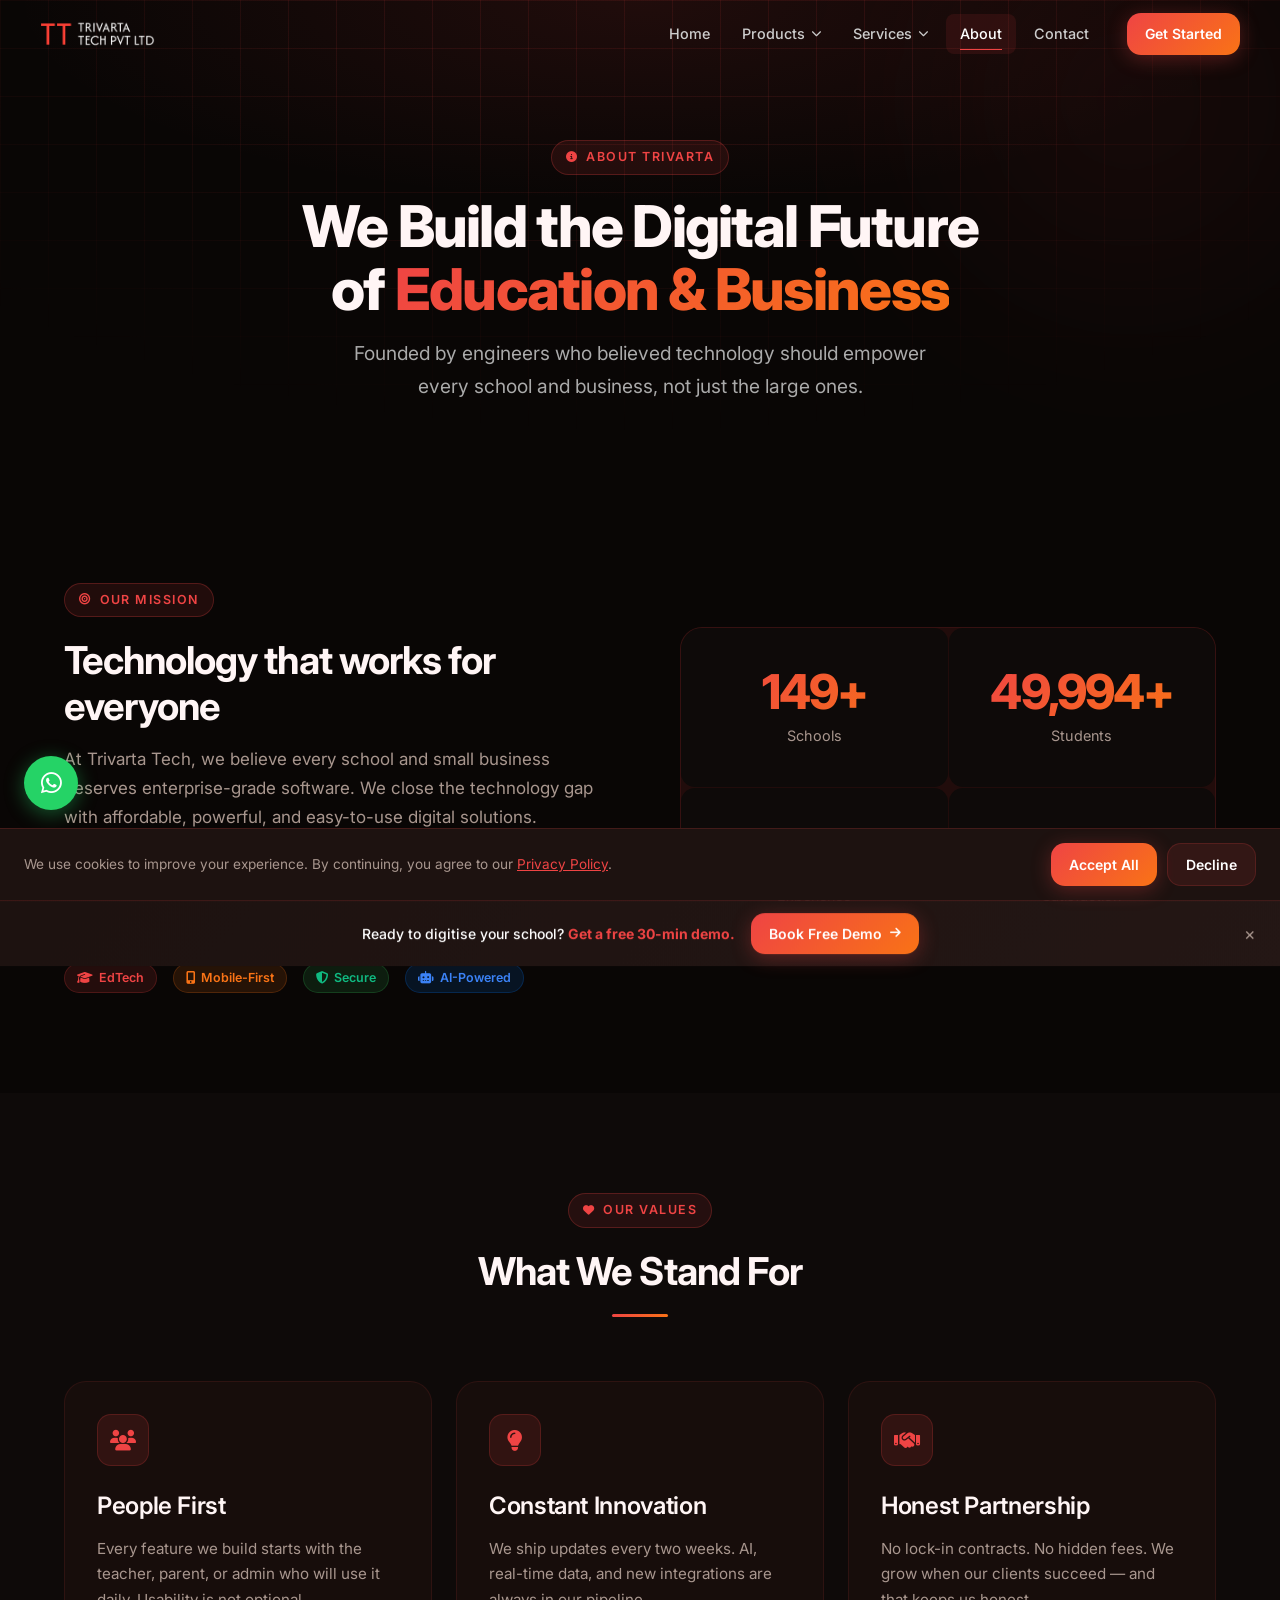
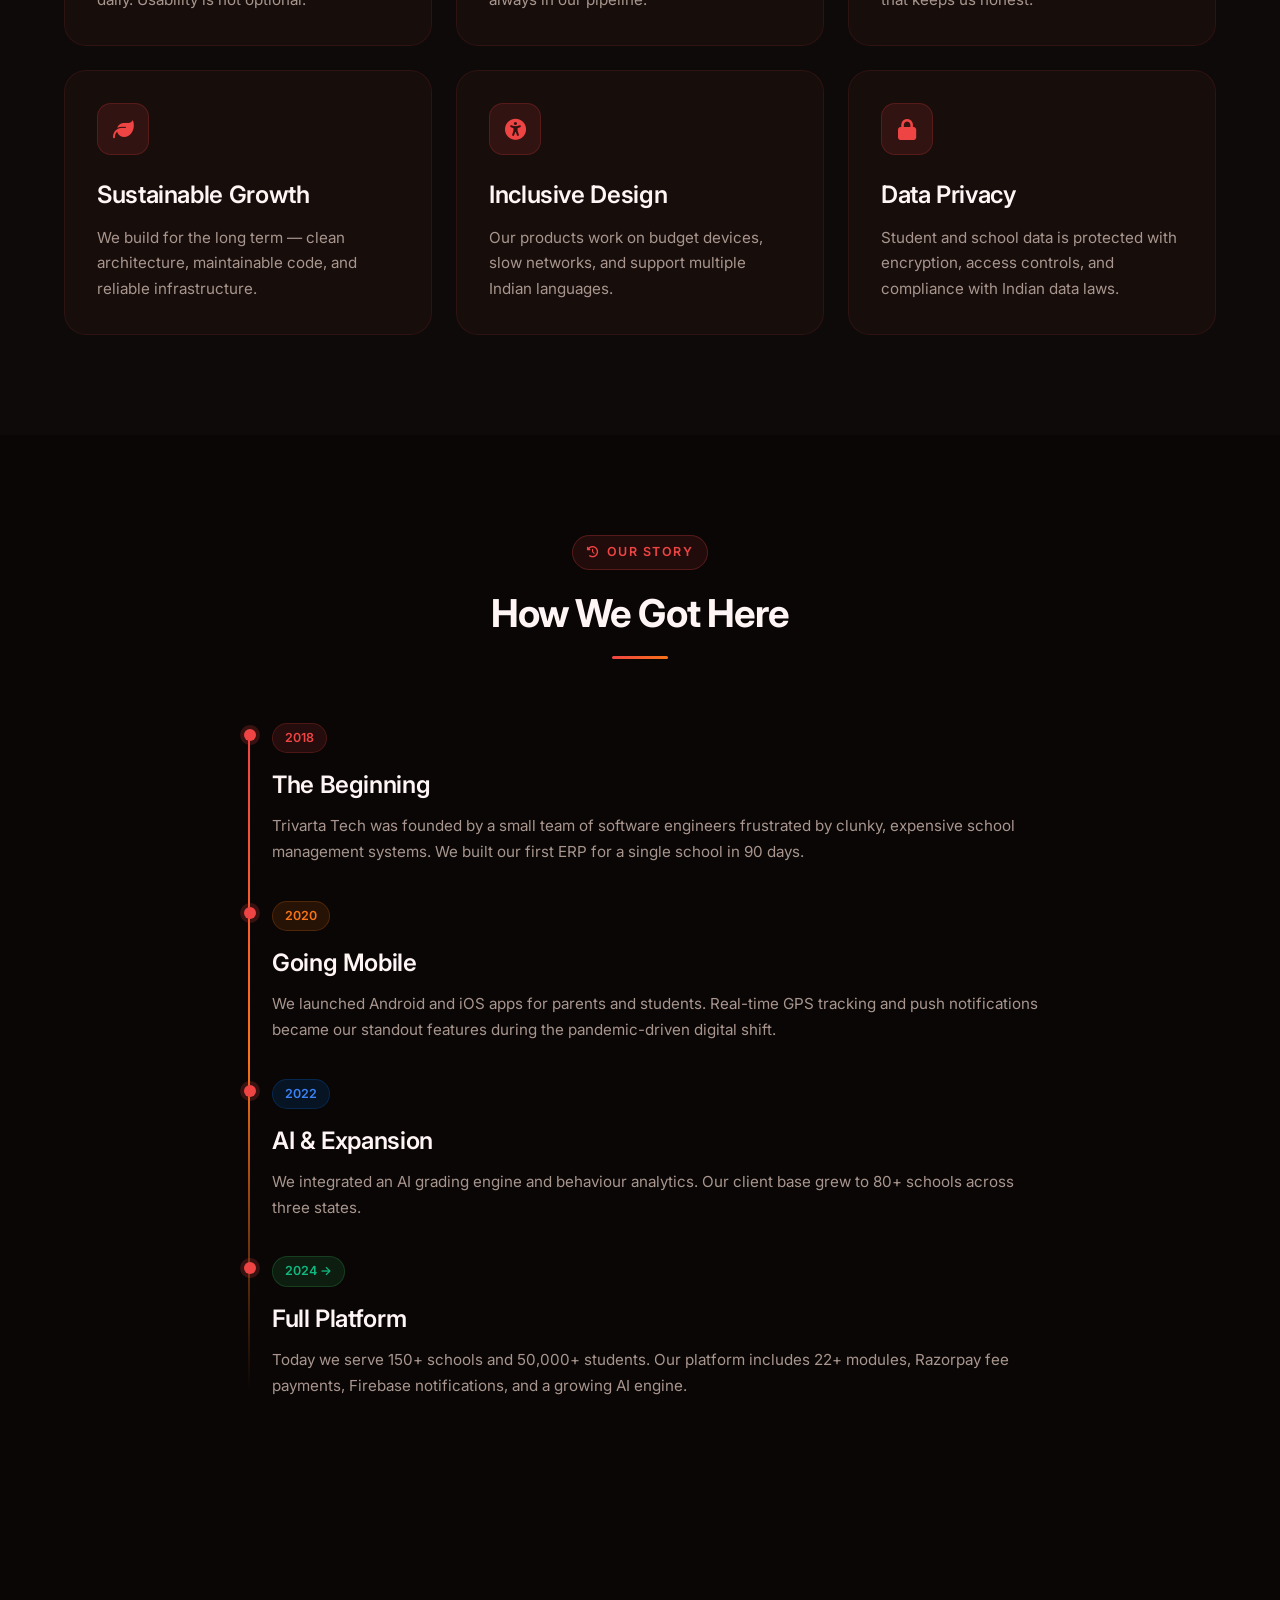
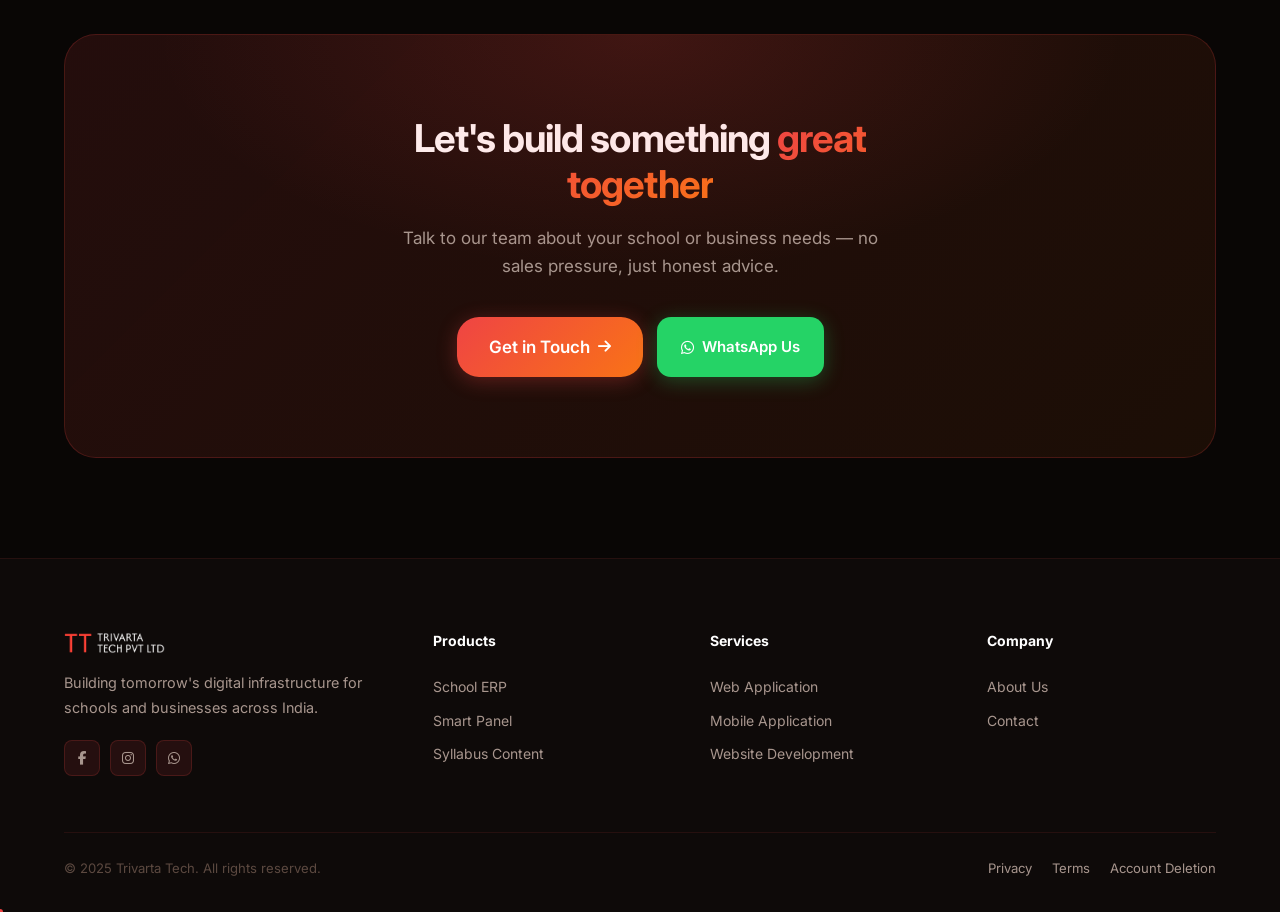
<file: about.html>
<!DOCTYPE html>
<html lang="en">
<head>
  <meta charset="UTF-8"/>
  <meta name="viewport" content="width=device-width,initial-scale=1.0"/>
  <title>About Us — Trivarta Tech</title>
  <meta name="description" content="Learn about Trivarta Tech — our mission, team, and the values that drive us to build better digital products."/>
  <link rel="icon" href="assets/images/favicon.png"/>
  <link rel="preconnect" href="https://fonts.googleapis.com"/>
  <link href="https://fonts.googleapis.com/css2?family=Inter:wght@400;500;600;700;800;900&display=swap" rel="stylesheet"/>
  <link rel="stylesheet" href="https://cdnjs.cloudflare.com/ajax/libs/font-awesome/6.5.1/css/all.min.css"/>
  <link rel="stylesheet" href="assets/css/style.css"/>
  <script src="assets/js/main.js" defer></script>
  <meta property="og:type" content="website"/>
  <meta property="og:url" content="https://trivarta.in/about.html"/>
  <meta property="og:title" content="About Us — Trivarta Tech"/>
  <meta property="og:description" content="Learn about Trivarta Tech Pvt Ltd — our mission, team, and journey building digital infrastructure for schools and businesses across India."/>
  <meta property="og:image" content="https://trivarta.in/assets/images/og-image.png"/>
  <meta name="twitter:card" content="summary_large_image"/>
  <meta name="twitter:title" content="About Us — Trivarta Tech"/>
  <meta name="twitter:description" content="Learn about Trivarta Tech Pvt Ltd — our mission, team, and journey building digital infrastructure for schools and businesses across India."/>
</head>
<body>

<nav class="navbar">
  <div class="nav-inner">
    <a href="/" class="nav-logo"><img src="assets/images/logo.png" alt="Trivarta Tech"/></a>
    <div class="nav-links">
      <a href="/" class="nav-link">Home</a>
      <div class="nav-dropdown">
        <div class="nav-dropdown-toggle">Products <i class="fas fa-chevron-down"></i></div>
        <div class="nav-dropdown-menu">
          <a href="school-erp.html" class="nav-dropdown-item"><i class="fas fa-graduation-cap"></i>School ERP</a>
          <a href="smart-panel.html" class="nav-dropdown-item"><i class="fas fa-solar-panel"></i>Smart Panel</a>
          <a href="syllabus-content.html" class="nav-dropdown-item"><i class="fas fa-book-open"></i>Syllabus Content</a>
        </div>
      </div>
      <div class="nav-dropdown">
        <div class="nav-dropdown-toggle">Services <i class="fas fa-chevron-down"></i></div>
        <div class="nav-dropdown-menu">
          <a href="web-application.html" class="nav-dropdown-item"><i class="fas fa-globe"></i>Web Application</a>
          <a href="mobile-application.html" class="nav-dropdown-item"><i class="fas fa-mobile-alt"></i>Mobile Application</a>
          <a href="website-development.html" class="nav-dropdown-item"><i class="fas fa-code"></i>Website Development</a>
        </div>
      </div>
      <a href="about.html" class="nav-link active">About</a>
      <a href="contact.html" class="nav-link">Contact</a>
    </div>
    <div class="nav-cta"><a href="contact.html" class="btn btn-primary btn-sm magnetic">Get Started</a></div>
    <button class="nav-hamburger" aria-label="Menu"><span></span><span></span><span></span></button>
  </div>
</nav>
<div class="mobile-menu">
  <a href="/" class="mobile-nav-link"><i class="fas fa-home"></i>Home</a>
  <div class="mobile-nav-section">Products</div>
  <a href="school-erp.html" class="mobile-nav-link"><i class="fas fa-graduation-cap"></i>School ERP</a>
  <a href="smart-panel.html" class="mobile-nav-link"><i class="fas fa-solar-panel"></i>Smart Panel</a>
  <a href="syllabus-content.html" class="mobile-nav-link"><i class="fas fa-book-open"></i>Syllabus Content</a>
  <div class="mobile-nav-section">Services</div>
  <a href="web-application.html" class="mobile-nav-link"><i class="fas fa-globe"></i>Web Application</a>
  <a href="mobile-application.html" class="mobile-nav-link"><i class="fas fa-mobile-alt"></i>Mobile Application</a>
  <a href="website-development.html" class="mobile-nav-link"><i class="fas fa-code"></i>Website Development</a>
  <div class="mobile-divider"></div>
  <a href="about.html" class="mobile-nav-link"><i class="fas fa-info-circle"></i>About</a>
  <a href="contact.html" class="mobile-nav-link"><i class="fas fa-envelope"></i>Contact</a>
  <div class="mobile-divider"></div>
  <a href="contact.html" class="btn btn-primary" style="margin-top:8px">Get Started <i class="fas fa-arrow-right"></i></a>
</div>

<!-- HERO -->
<section class="page-hero">
  <div class="page-hero-bg"></div>
  <div class="page-hero-grid"></div>
  <div class="orb orb-1" style="opacity:0.3"></div>
  <div class="container">
    <div class="section-tag reveal"><i class="fas fa-info-circle"></i> About Trivarta</div>
    <h1 class="reveal">We Build the Digital Future<br>of <span class="gradient-text">Education & Business</span></h1>
    <p class="lead reveal" style="margin-top:16px">
      Founded by engineers who believed technology should empower every school and business, not just the large ones.
    </p>
  </div>
</section>

<!-- MISSION -->
<section class="section">
  <div class="container">
    <div class="split">
      <div class="reveal-l">
        <div class="section-tag"><i class="fas fa-bullseye"></i> Our Mission</div>
        <h2>Technology that works for everyone</h2>
        <p style="margin-top:16px">
          At Trivarta Tech, we believe every school and small business deserves enterprise-grade software. We close the technology gap with affordable, powerful, and easy-to-use digital solutions.
        </p>
        <p style="margin-top:12px">
          From rural government schools to urban private institutions, our School ERP runs reliably — in low-bandwidth environments, on budget Android devices, and in multiple Indian languages.
        </p>
        <div style="display:flex;gap:16px;margin-top:32px;flex-wrap:wrap">
          <div class="tag tag-red"><i class="fas fa-graduation-cap"></i> EdTech</div>
          <div class="tag tag-orange"><i class="fas fa-mobile-alt"></i> Mobile-First</div>
          <div class="tag tag-green"><i class="fas fa-shield-alt"></i> Secure</div>
          <div class="tag tag-blue"><i class="fas fa-robot"></i> AI-Powered</div>
        </div>
      </div>
      <div class="reveal-r">
        <div class="stats-grid" style="grid-template-columns:1fr 1fr">
          <div class="stat-item" style="border-radius:var(--r)">
            <div class="stat-num" data-counter="150" data-suffix="+">0+</div>
            <div class="stat-label">Schools</div>
          </div>
          <div class="stat-item" style="border-radius:var(--r)">
            <div class="stat-num" data-counter="50000" data-suffix="+">0+</div>
            <div class="stat-label">Students</div>
          </div>
          <div class="stat-item" style="border-radius:var(--r)">
            <div class="stat-num" data-counter="6" data-suffix=" Yrs">0</div>
            <div class="stat-label">Experience</div>
          </div>
          <div class="stat-item" style="border-radius:var(--r)">
            <div class="stat-num" data-counter="99" data-suffix="%">0%</div>
            <div class="stat-label">Satisfaction</div>
          </div>
        </div>
      </div>
    </div>
  </div>
</section>

<!-- VALUES -->
<section class="section" style="background:var(--bg2)">
  <div class="container">
    <div class="section-head reveal">
      <div class="section-tag"><i class="fas fa-heart"></i> Our Values</div>
      <h2>What We Stand For</h2>
      <div class="divider"></div>
    </div>
    <div class="grid-3">
      <div class="card reveal reveal-d1">
        <div class="card-icon"><i class="fas fa-users"></i></div>
        <h3>People First</h3>
        <p>Every feature we build starts with the teacher, parent, or admin who will use it daily. Usability is not optional.</p>
      </div>
      <div class="card reveal reveal-d2">
        <div class="card-icon"><i class="fas fa-lightbulb"></i></div>
        <h3>Constant Innovation</h3>
        <p>We ship updates every two weeks. AI, real-time data, and new integrations are always in our pipeline.</p>
      </div>
      <div class="card reveal reveal-d3">
        <div class="card-icon"><i class="fas fa-handshake"></i></div>
        <h3>Honest Partnership</h3>
        <p>No lock-in contracts. No hidden fees. We grow when our clients succeed — and that keeps us honest.</p>
      </div>
      <div class="card reveal reveal-d1">
        <div class="card-icon"><i class="fas fa-leaf"></i></div>
        <h3>Sustainable Growth</h3>
        <p>We build for the long term — clean architecture, maintainable code, and reliable infrastructure.</p>
      </div>
      <div class="card reveal reveal-d2">
        <div class="card-icon"><i class="fas fa-universal-access"></i></div>
        <h3>Inclusive Design</h3>
        <p>Our products work on budget devices, slow networks, and support multiple Indian languages.</p>
      </div>
      <div class="card reveal reveal-d3">
        <div class="card-icon"><i class="fas fa-lock"></i></div>
        <h3>Data Privacy</h3>
        <p>Student and school data is protected with encryption, access controls, and compliance with Indian data laws.</p>
      </div>
    </div>
  </div>
</section>

<!-- STORY -->
<section class="section">
  <div class="container">
    <div class="section-head reveal">
      <div class="section-tag"><i class="fas fa-history"></i> Our Story</div>
      <h2>How We Got Here</h2>
      <div class="divider"></div>
    </div>
    <div style="max-width:800px;margin:0 auto">
      <div class="timeline reveal">
        <div class="timeline-item">
          <div class="tag tag-red" style="margin-bottom:12px">2018</div>
          <h3>The Beginning</h3>
          <p>Trivarta Tech was founded by a small team of software engineers frustrated by clunky, expensive school management systems. We built our first ERP for a single school in 90 days.</p>
        </div>
        <div class="timeline-item">
          <div class="tag tag-orange" style="margin-bottom:12px">2020</div>
          <h3>Going Mobile</h3>
          <p>We launched Android and iOS apps for parents and students. Real-time GPS tracking and push notifications became our standout features during the pandemic-driven digital shift.</p>
        </div>
        <div class="timeline-item">
          <div class="tag tag-blue" style="margin-bottom:12px">2022</div>
          <h3>AI & Expansion</h3>
          <p>We integrated an AI grading engine and behaviour analytics. Our client base grew to 80+ schools across three states.</p>
        </div>
        <div class="timeline-item">
          <div class="tag tag-green" style="margin-bottom:12px">2024 →</div>
          <h3>Full Platform</h3>
          <p>Today we serve 150+ schools and 50,000+ students. Our platform includes 22+ modules, Razorpay fee payments, Firebase notifications, and a growing AI engine.</p>
        </div>
      </div>
    </div>
  </div>
</section>

<!-- CTA -->
<section class="section">
  <div class="container">
    <div class="cta-block reveal">
      <h2>Let's build something <span class="gradient-text">great together</span></h2>
      <p>Talk to our team about your school or business needs — no sales pressure, just honest advice.</p>
      <div class="cta-actions">
        <a href="contact.html" class="btn btn-primary btn-lg magnetic">Get in Touch <i class="fas fa-arrow-right"></i></a>
        <a href="https://wa.me/918660234312" class="btn-wa btn-lg" target="_blank" rel="noopener"><i class="fab fa-whatsapp"></i>WhatsApp Us</a>
      </div>
    </div>
  </div>
</section>

<footer class="footer">
  <div class="container">
    <div class="footer-grid">
      <div class="footer-brand">
        <div class="footer-logo"><img src="assets/images/logo.png" alt="Trivarta Tech"/></div>
        <p>Building tomorrow's digital infrastructure for schools and businesses across India.</p>
        <div class="footer-social">
          <a href="https://www.facebook.com/share/1b9g1ammKU/?mibextid=wwXIfr" aria-label="Facebook" target="_blank" rel="noopener"><i class="fab fa-facebook-f"></i></a>
          <a href="https://www.instagram.com/trivarta_tech.pvt_ltd?igsh=MXF6M2E4aDhtMnczaw%3D%3D&utm_source=qr" aria-label="Instagram" target="_blank" rel="noopener"><i class="fab fa-instagram"></i></a>
          <a href="https://wa.me/918660234312" aria-label="WhatsApp" target="_blank" rel="noopener"><i class="fab fa-whatsapp"></i></a>
        </div>
      </div>
      <div class="footer-col">
        <h4>Products</h4>
        <a href="school-erp.html">School ERP</a>
        <a href="smart-panel.html">Smart Panel</a>
        <a href="syllabus-content.html">Syllabus Content</a>
      </div>
      <div class="footer-col">
        <h4>Services</h4>
        <a href="web-application.html">Web Application</a>
        <a href="mobile-application.html">Mobile Application</a>
        <a href="website-development.html">Website Development</a>
      </div>
      <div class="footer-col">
        <h4>Company</h4>
        <a href="about.html">About Us</a>
        <a href="contact.html">Contact</a>
      </div>
    </div>
    <div class="footer-bottom">
      <p>&copy; 2025 Trivarta Tech. All rights reserved.</p>
      <div style="display:flex;gap:20px">
        <a href="privacy-policy.html">Privacy</a>
        <a href="terms-and-conditions.html">Terms</a>
        <a href="account-deletion.html">Account Deletion</a>
      </div>
    </div>
  </div>
</footer>

<!-- Floating WhatsApp -->
<a href="https://wa.me/918660234312" class="wa-float" target="_blank" rel="noopener" aria-label="Chat on WhatsApp"><i class="fab fa-whatsapp"></i></a>

<!-- Sticky CTA -->
<div class="sticky-cta">
  <p>Ready to digitise your school? <strong>Get a free 30-min demo.</strong></p>
  <a href="contact.html" class="btn btn-primary btn-sm">Book Free Demo <i class="fas fa-arrow-right"></i></a>
  <button class="sticky-cta-close" aria-label="Close">&times;</button>
</div>
</body>
</html>
</file>
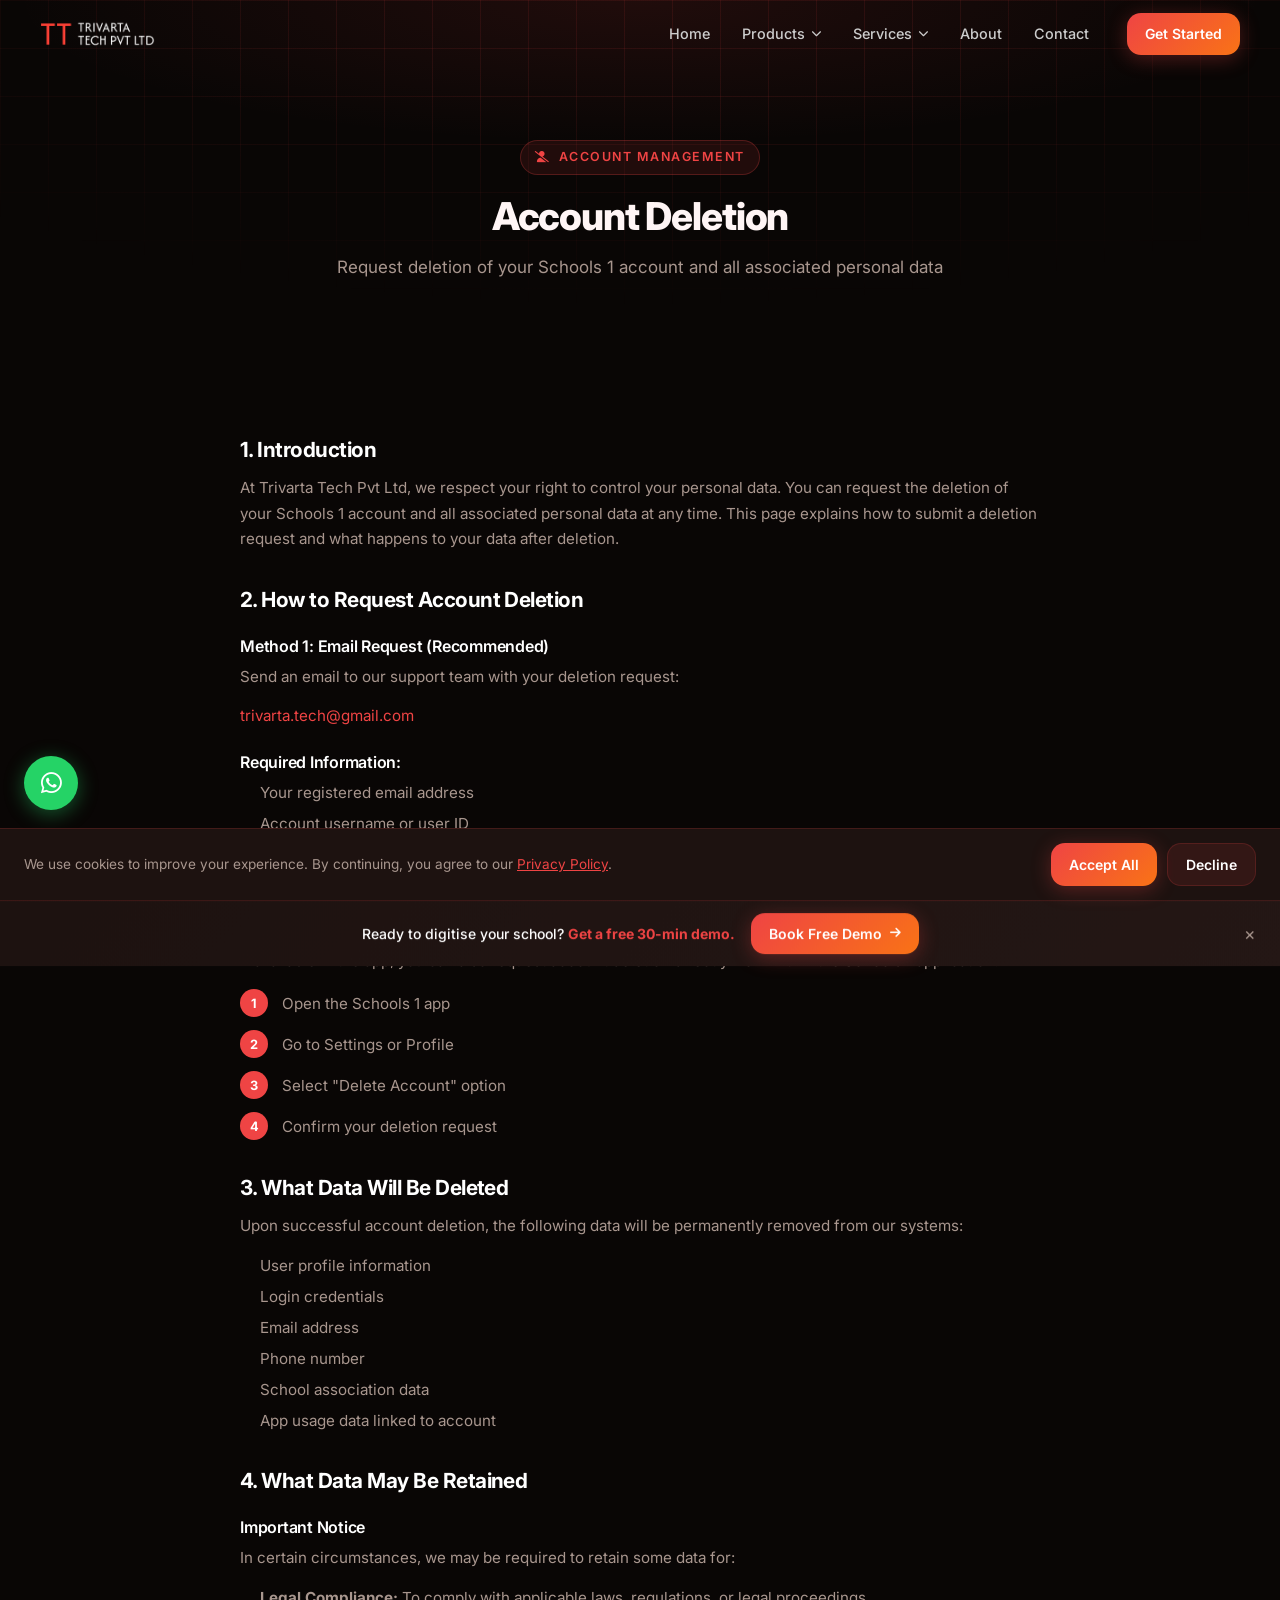
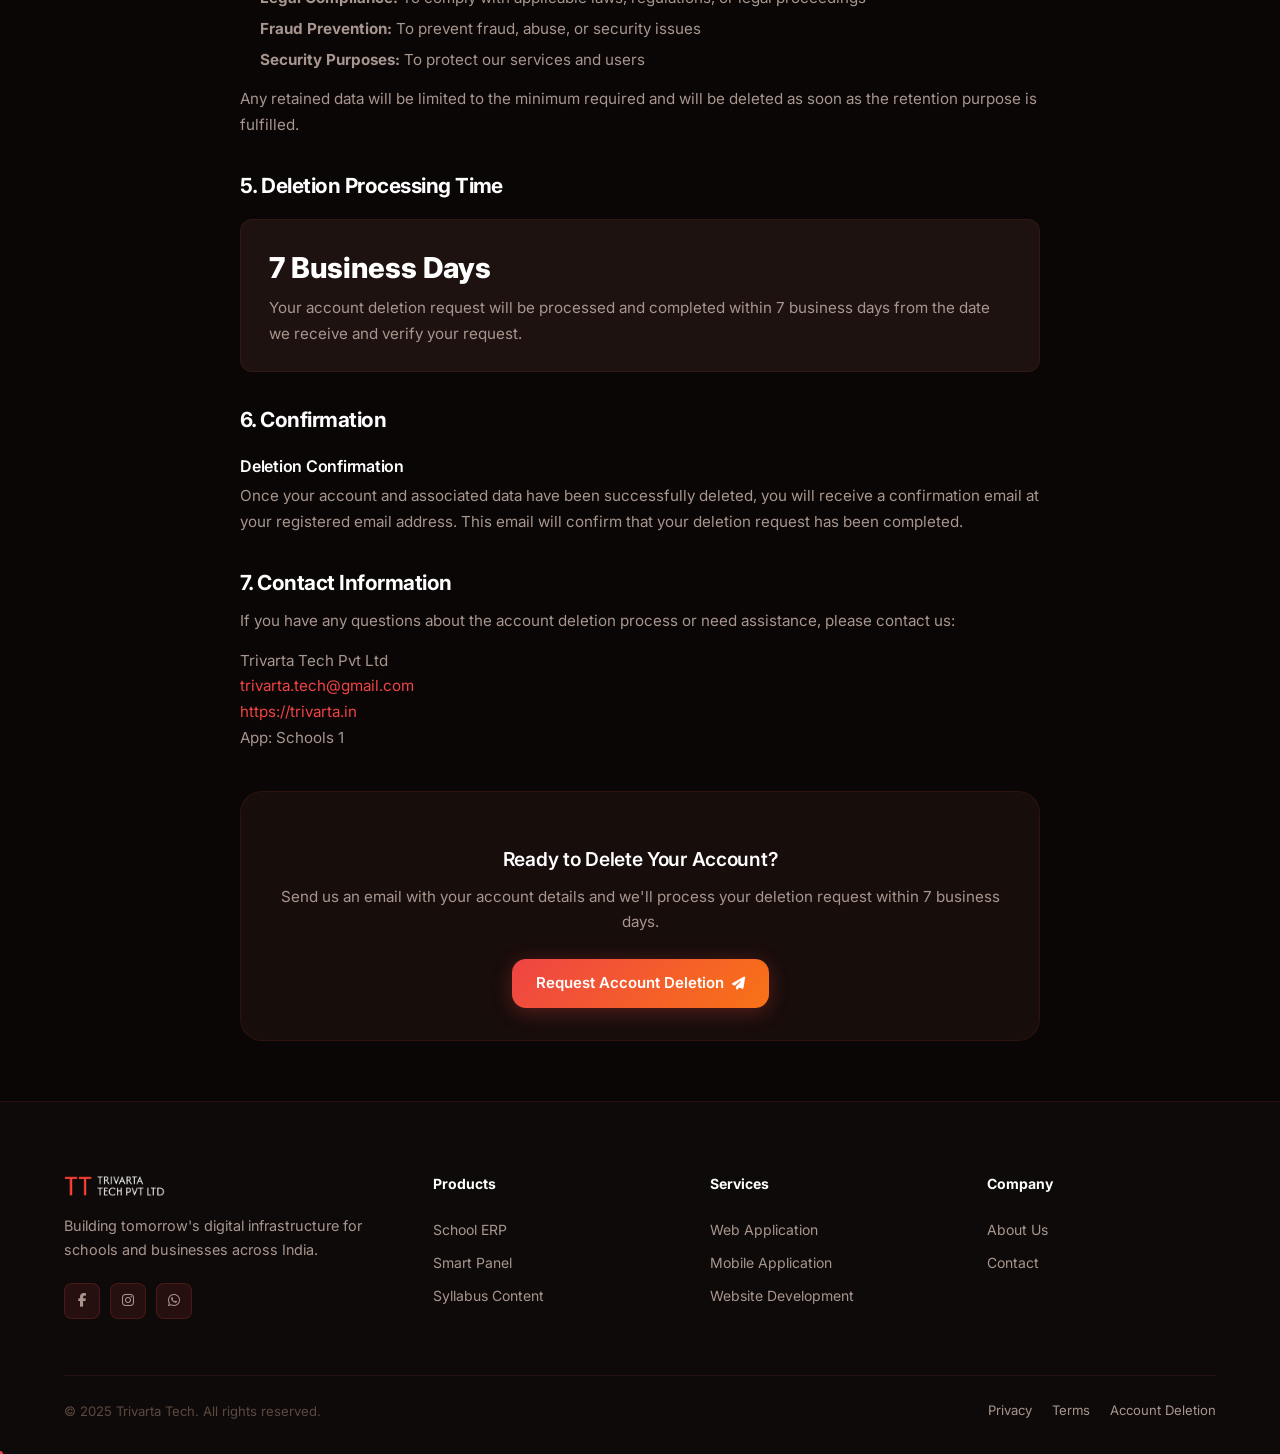
<file: account-deletion.html>
<!DOCTYPE html>
<html lang="en">
<head>
  <meta charset="UTF-8"/>
  <meta name="viewport" content="width=device-width,initial-scale=1.0"/>
  <title>Account Deletion — Trivarta Tech</title>
  <link rel="icon" href="assets/images/favicon.png"/>
  <link rel="preconnect" href="https://fonts.googleapis.com"/>
  <link href="https://fonts.googleapis.com/css2?family=Inter:wght@400;500;600;700;800;900&display=swap" rel="stylesheet"/>
  <link rel="stylesheet" href="https://cdnjs.cloudflare.com/ajax/libs/font-awesome/6.5.1/css/all.min.css"/>
  <link rel="stylesheet" href="assets/css/style.css"/>
  <script src="assets/js/main.js" defer></script>
  <style>
    .legal-body{max-width:800px;margin:0 auto}
    .legal-body h2{font-size:1.3rem;margin:36px 0 12px;color:#fff}
    .legal-body h3{font-size:1rem;font-weight:600;color:#fff;margin:20px 0 4px}
    .legal-body p{margin-bottom:14px;font-size:0.95rem}
    .legal-body ul{margin:0 0 14px 20px;color:var(--muted)}
    .legal-body ul li{margin-bottom:6px;font-size:0.95rem}
    .legal-body .sub-section{margin-bottom:18px}
    .step-list{display:flex;flex-direction:column;gap:12px;margin-bottom:18px}
    .step-item{display:flex;align-items:flex-start;gap:14px}
    .step-num{min-width:28px;height:28px;border-radius:50%;background:var(--red);color:#fff;font-size:0.8rem;font-weight:700;display:flex;align-items:center;justify-content:center;flex-shrink:0;margin-top:1px}
    .step-text{font-size:0.95rem;color:var(--muted);padding-top:3px}
    .highlight-box{background:var(--s2);border:1px solid var(--b1);border-radius:12px;padding:24px 28px;margin:20px 0}
    .highlight-box .big-label{font-size:1.8rem;font-weight:800;color:#fff;margin-bottom:4px}
  </style>
  <meta property="og:type" content="website"/>
  <meta property="og:url" content="https://trivarta.in/account-deletion.html"/>
  <meta property="og:title" content="Account Deletion — Trivarta Tech"/>
  <meta property="og:description" content="Request deletion of your Schools 1 account and all associated data. Trivarta Tech Pvt Ltd."/>
  <meta property="og:image" content="https://trivarta.in/assets/images/og-image.png"/>
  <meta name="twitter:card" content="summary_large_image"/>
  <meta name="twitter:title" content="Account Deletion — Trivarta Tech"/>
  <meta name="twitter:description" content="Request deletion of your Schools 1 account and all associated data. Trivarta Tech Pvt Ltd."/>
</head>
<body>

<nav class="navbar">
  <div class="nav-inner">
    <a href="/" class="nav-logo"><img src="assets/images/logo.png" alt="Trivarta Tech"/></a>
    <div class="nav-links">
      <a href="/" class="nav-link">Home</a>
      <div class="nav-dropdown">
        <div class="nav-dropdown-toggle">Products <i class="fas fa-chevron-down"></i></div>
        <div class="nav-dropdown-menu">
          <a href="school-erp.html" class="nav-dropdown-item"><i class="fas fa-graduation-cap"></i>School ERP</a>
          <a href="smart-panel.html" class="nav-dropdown-item"><i class="fas fa-solar-panel"></i>Smart Panel</a>
          <a href="syllabus-content.html" class="nav-dropdown-item"><i class="fas fa-book-open"></i>Syllabus Content</a>
        </div>
      </div>
      <div class="nav-dropdown">
        <div class="nav-dropdown-toggle">Services <i class="fas fa-chevron-down"></i></div>
        <div class="nav-dropdown-menu">
          <a href="web-application.html" class="nav-dropdown-item"><i class="fas fa-globe"></i>Web Application</a>
          <a href="mobile-application.html" class="nav-dropdown-item"><i class="fas fa-mobile-alt"></i>Mobile Application</a>
          <a href="website-development.html" class="nav-dropdown-item"><i class="fas fa-code"></i>Website Development</a>
        </div>
      </div>
      <a href="about.html" class="nav-link">About</a>
      <a href="contact.html" class="nav-link">Contact</a>
    </div>
    <div class="nav-cta"><a href="contact.html" class="btn btn-primary btn-sm magnetic">Get Started</a></div>
    <button class="nav-hamburger" aria-label="Menu"><span></span><span></span><span></span></button>
  </div>
</nav>
<div class="mobile-menu">
  <a href="/" class="mobile-nav-link"><i class="fas fa-home"></i>Home</a>
  <div class="mobile-nav-section">Products</div>
  <a href="school-erp.html" class="mobile-nav-link"><i class="fas fa-graduation-cap"></i>School ERP</a>
  <a href="smart-panel.html" class="mobile-nav-link"><i class="fas fa-solar-panel"></i>Smart Panel</a>
  <a href="syllabus-content.html" class="mobile-nav-link"><i class="fas fa-book-open"></i>Syllabus Content</a>
  <div class="mobile-nav-section">Services</div>
  <a href="web-application.html" class="mobile-nav-link"><i class="fas fa-globe"></i>Web Application</a>
  <a href="mobile-application.html" class="mobile-nav-link"><i class="fas fa-mobile-alt"></i>Mobile Application</a>
  <a href="website-development.html" class="mobile-nav-link"><i class="fas fa-code"></i>Website Development</a>
  <div class="mobile-divider"></div>
  <a href="about.html" class="mobile-nav-link"><i class="fas fa-info-circle"></i>About</a>
  <a href="contact.html" class="mobile-nav-link"><i class="fas fa-envelope"></i>Contact</a>
  <div class="mobile-divider"></div>
  <a href="contact.html" class="btn btn-primary" style="margin-top:8px">Get Started <i class="fas fa-arrow-right"></i></a>
</div>

<section class="page-hero" style="padding:140px 0 60px">
  <div class="page-hero-bg"></div>
  <div class="page-hero-grid"></div>
  <div class="container">
    <div class="section-tag reveal"><i class="fas fa-user-slash"></i> Account Management</div>
    <h1 class="reveal" style="font-size:clamp(1.8rem,3vw,2.8rem)">Account Deletion</h1>
    <p class="reveal" style="color:var(--muted);margin-top:12px">Request deletion of your Schools 1 account and all associated personal data</p>
  </div>
</section>

<section class="section-sm">
  <div class="container">
    <div class="legal-body reveal">

      <h2>1. Introduction</h2>
      <p>At Trivarta Tech Pvt Ltd, we respect your right to control your personal data. You can request the deletion of your Schools 1 account and all associated personal data at any time. This page explains how to submit a deletion request and what happens to your data after deletion.</p>

      <h2>2. How to Request Account Deletion</h2>
      <div class="sub-section">
        <h3>Method 1: Email Request (Recommended)</h3>
        <p>Send an email to our support team with your deletion request:</p>
        <p><a href="mailto:trivarta.tech@gmail.com" style="color:var(--red)">trivarta.tech@gmail.com</a></p>
        <h3>Required Information:</h3>
        <ul>
          <li>Your registered email address</li>
          <li>Account username or user ID</li>
          <li>School name (if applicable)</li>
          <li>Any additional details to help identify your account</li>
        </ul>
      </div>
      <div class="sub-section">
        <h3>Method 2: In-App Request</h3>
        <p>If available in the app, you can also request account deletion directly from within the Schools 1 application:</p>
        <div class="step-list">
          <div class="step-item"><div class="step-num">1</div><div class="step-text">Open the Schools 1 app</div></div>
          <div class="step-item"><div class="step-num">2</div><div class="step-text">Go to Settings or Profile</div></div>
          <div class="step-item"><div class="step-num">3</div><div class="step-text">Select "Delete Account" option</div></div>
          <div class="step-item"><div class="step-num">4</div><div class="step-text">Confirm your deletion request</div></div>
        </div>
      </div>

      <h2>3. What Data Will Be Deleted</h2>
      <p>Upon successful account deletion, the following data will be permanently removed from our systems:</p>
      <ul>
        <li>User profile information</li>
        <li>Login credentials</li>
        <li>Email address</li>
        <li>Phone number</li>
        <li>School association data</li>
        <li>App usage data linked to account</li>
      </ul>

      <h2>4. What Data May Be Retained</h2>
      <h3>Important Notice</h3>
      <p>In certain circumstances, we may be required to retain some data for:</p>
      <ul>
        <li><strong>Legal Compliance:</strong> To comply with applicable laws, regulations, or legal proceedings</li>
        <li><strong>Fraud Prevention:</strong> To prevent fraud, abuse, or security issues</li>
        <li><strong>Security Purposes:</strong> To protect our services and users</li>
      </ul>
      <p>Any retained data will be limited to the minimum required and will be deleted as soon as the retention purpose is fulfilled.</p>

      <h2>5. Deletion Processing Time</h2>
      <div class="highlight-box">
        <div class="big-label">7 Business Days</div>
        <p style="margin:0;font-size:0.95rem">Your account deletion request will be processed and completed within 7 business days from the date we receive and verify your request.</p>
      </div>

      <h2>6. Confirmation</h2>
      <div class="sub-section">
        <h3>Deletion Confirmation</h3>
        <p>Once your account and associated data have been successfully deleted, you will receive a confirmation email at your registered email address. This email will confirm that your deletion request has been completed.</p>
      </div>

      <h2>7. Contact Information</h2>
      <p>If you have any questions about the account deletion process or need assistance, please contact us:</p>
      <p>
        Trivarta Tech Pvt Ltd<br>
        <a href="mailto:trivarta.tech@gmail.com" style="color:var(--red)">trivarta.tech@gmail.com</a><br>
        <a href="https://trivarta.in" style="color:var(--red)">https://trivarta.in</a><br>
        App: Schools 1
      </p>

      <div class="card" style="padding:32px;margin-top:40px;text-align:center">
        <h3 style="margin-bottom:8px;font-size:1.2rem">Ready to Delete Your Account?</h3>
        <p style="margin-bottom:24px">Send us an email with your account details and we'll process your deletion request within 7 business days.</p>
        <a href="mailto:trivarta.tech@gmail.com?subject=Account Deletion Request — Schools 1" class="btn btn-primary">
          Request Account Deletion <i class="fas fa-paper-plane"></i>
        </a>
      </div>

    </div>
  </div>
</section>

<footer class="footer">
  <div class="container">
    <div class="footer-grid">
      <div class="footer-brand">
        <div class="footer-logo"><img src="assets/images/logo.png" alt="Trivarta Tech"/></div>
        <p>Building tomorrow's digital infrastructure for schools and businesses across India.</p>
        <div class="footer-social">
          <a href="https://www.facebook.com/share/1b9g1ammKU/?mibextid=wwXIfr" aria-label="Facebook" target="_blank" rel="noopener"><i class="fab fa-facebook-f"></i></a>
          <a href="https://www.instagram.com/trivarta_tech.pvt_ltd?igsh=MXF6M2E4aDhtMnczaw%3D%3D&utm_source=qr" aria-label="Instagram" target="_blank" rel="noopener"><i class="fab fa-instagram"></i></a>
          <a href="https://wa.me/918660234312" aria-label="WhatsApp" target="_blank" rel="noopener"><i class="fab fa-whatsapp"></i></a>
        </div>
      </div>
      <div class="footer-col">
        <h4>Products</h4>
        <a href="school-erp.html">School ERP</a>
        <a href="smart-panel.html">Smart Panel</a>
        <a href="syllabus-content.html">Syllabus Content</a>
      </div>
      <div class="footer-col">
        <h4>Services</h4>
        <a href="web-application.html">Web Application</a>
        <a href="mobile-application.html">Mobile Application</a>
        <a href="website-development.html">Website Development</a>
      </div>
      <div class="footer-col">
        <h4>Company</h4>
        <a href="about.html">About Us</a>
        <a href="contact.html">Contact</a>
      </div>
    </div>
    <div class="footer-bottom">
      <p>&copy; 2025 Trivarta Tech. All rights reserved.</p>
      <div style="display:flex;gap:20px">
        <a href="privacy-policy.html">Privacy</a>
        <a href="terms-and-conditions.html">Terms</a>
        <a href="account-deletion.html">Account Deletion</a>
      </div>
    </div>
  </div>
</footer>

<!-- Floating WhatsApp -->
<a href="https://wa.me/918660234312" class="wa-float" target="_blank" rel="noopener" aria-label="Chat on WhatsApp"><i class="fab fa-whatsapp"></i></a>

<!-- Sticky CTA -->
<div class="sticky-cta">
  <p>Ready to digitise your school? <strong>Get a free 30-min demo.</strong></p>
  <a href="contact.html" class="btn btn-primary btn-sm">Book Free Demo <i class="fas fa-arrow-right"></i></a>
  <button class="sticky-cta-close" aria-label="Close">&times;</button>
</div>
</body>
</html>
</file>
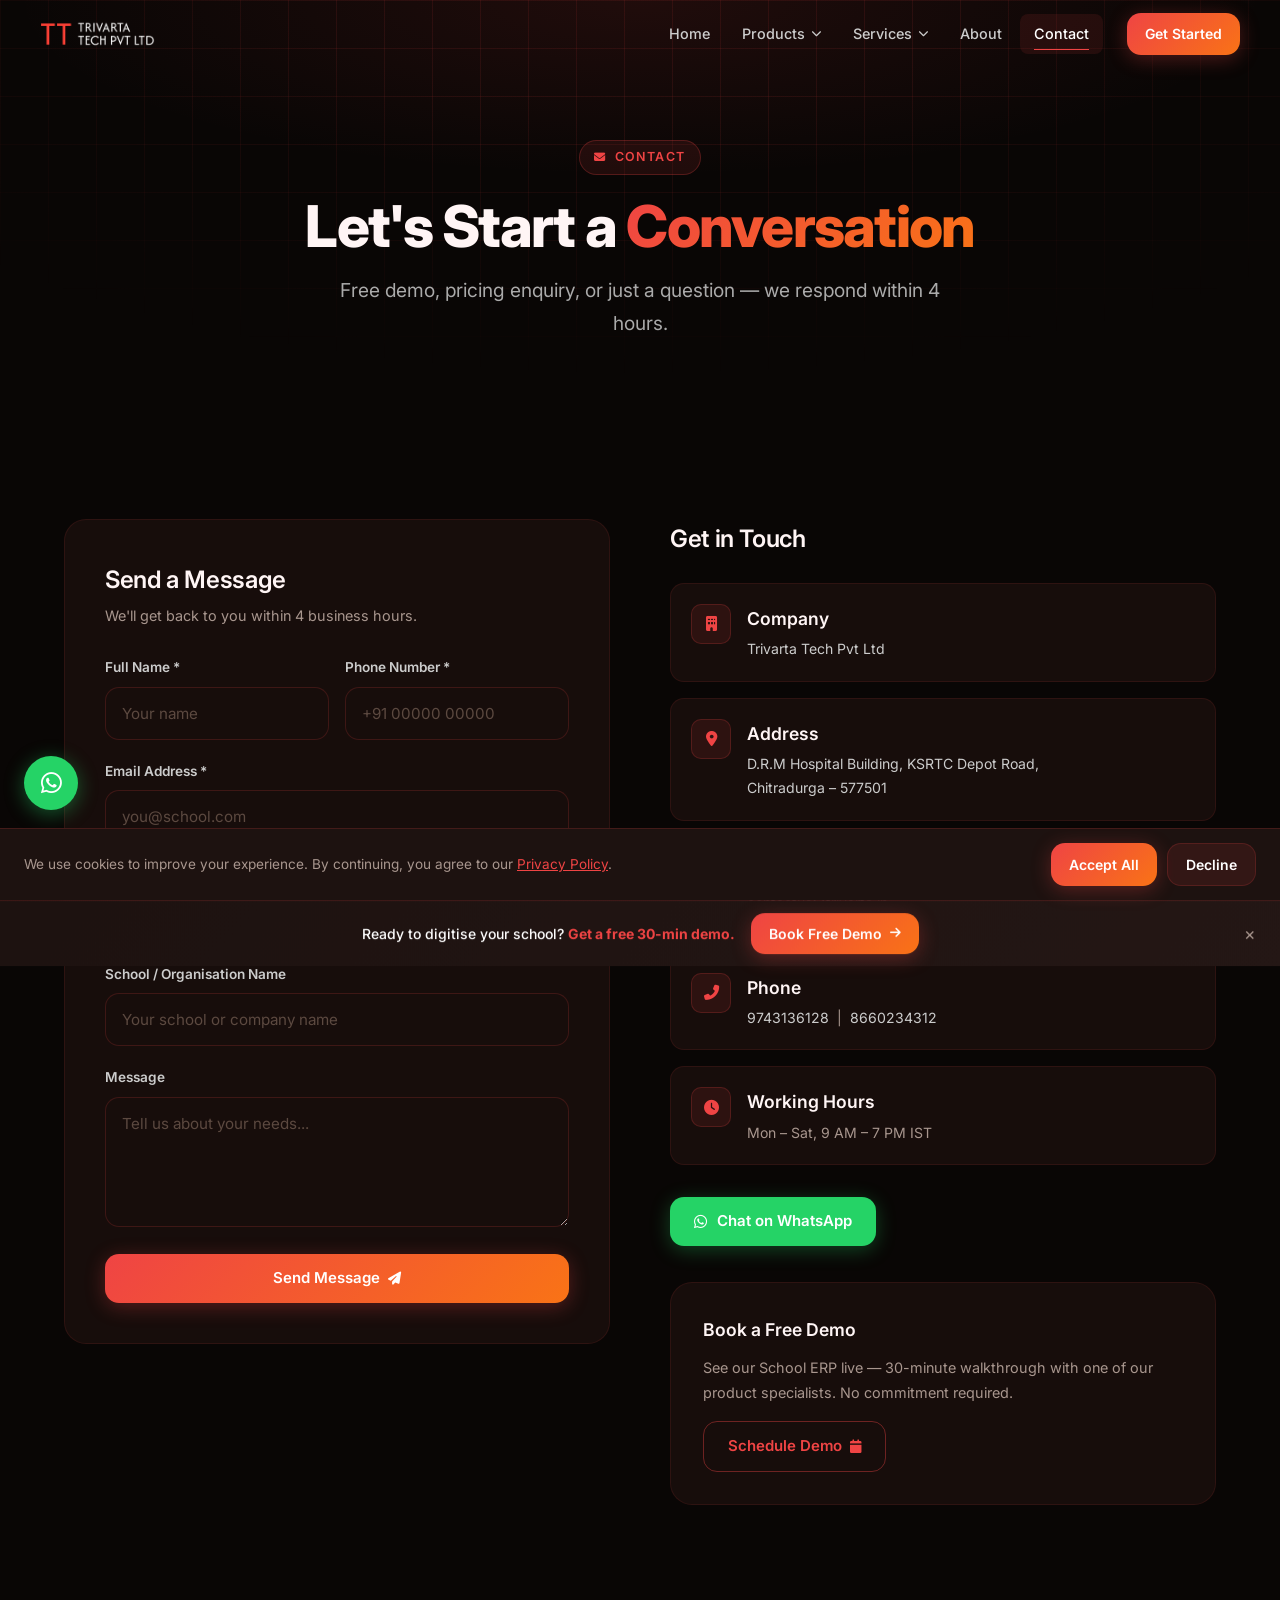
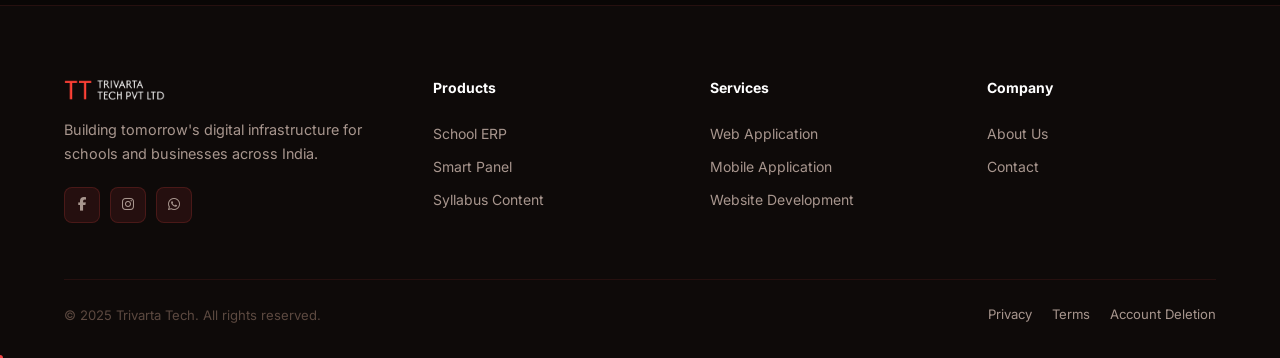
<file: contact.html>
<!DOCTYPE html>
<html lang="en">
<head>
  <meta charset="UTF-8"/>
  <meta name="viewport" content="width=device-width,initial-scale=1.0"/>
  <title>Contact Us — Trivarta Tech</title>
  <meta name="description" content="Get in touch with Trivarta Tech for a free demo, pricing, or any questions about our products and services."/>
  <link rel="icon" href="assets/images/favicon.png"/>
  <link rel="preconnect" href="https://fonts.googleapis.com"/>
  <link href="https://fonts.googleapis.com/css2?family=Inter:wght@400;500;600;700;800;900&display=swap" rel="stylesheet"/>
  <link rel="stylesheet" href="https://cdnjs.cloudflare.com/ajax/libs/font-awesome/6.5.1/css/all.min.css"/>
  <link rel="stylesheet" href="assets/css/style.css"/>
  <script src="assets/js/main.js" defer></script>
  <meta property="og:type" content="website"/>
  <meta property="og:url" content="https://trivarta.in/contact.html"/>
  <meta property="og:title" content="Contact Us — Trivarta Tech"/>
  <meta property="og:description" content="Get in touch with Trivarta Tech for a free demo, pricing, or any questions about our School ERP, Smart Panel, or digital services."/>
  <meta property="og:image" content="https://trivarta.in/assets/images/og-image.png"/>
  <meta name="twitter:card" content="summary_large_image"/>
  <meta name="twitter:title" content="Contact Us — Trivarta Tech"/>
  <meta name="twitter:description" content="Get in touch with Trivarta Tech for a free demo, pricing, or any questions about our School ERP, Smart Panel, or digital services."/>
</head>
<body>

<nav class="navbar">
  <div class="nav-inner">
    <a href="/" class="nav-logo"><img src="assets/images/logo.png" alt="Trivarta Tech"/></a>
    <div class="nav-links">
      <a href="/" class="nav-link">Home</a>
      <div class="nav-dropdown">
        <div class="nav-dropdown-toggle">Products <i class="fas fa-chevron-down"></i></div>
        <div class="nav-dropdown-menu">
          <a href="school-erp.html" class="nav-dropdown-item"><i class="fas fa-graduation-cap"></i>School ERP</a>
          <a href="smart-panel.html" class="nav-dropdown-item"><i class="fas fa-solar-panel"></i>Smart Panel</a>
          <a href="syllabus-content.html" class="nav-dropdown-item"><i class="fas fa-book-open"></i>Syllabus Content</a>
        </div>
      </div>
      <div class="nav-dropdown">
        <div class="nav-dropdown-toggle">Services <i class="fas fa-chevron-down"></i></div>
        <div class="nav-dropdown-menu">
          <a href="web-application.html" class="nav-dropdown-item"><i class="fas fa-globe"></i>Web Application</a>
          <a href="mobile-application.html" class="nav-dropdown-item"><i class="fas fa-mobile-alt"></i>Mobile Application</a>
          <a href="website-development.html" class="nav-dropdown-item"><i class="fas fa-code"></i>Website Development</a>
        </div>
      </div>
      <a href="about.html" class="nav-link">About</a>
      <a href="contact.html" class="nav-link active">Contact</a>
    </div>
    <div class="nav-cta"><a href="contact.html" class="btn btn-primary btn-sm magnetic">Get Started</a></div>
    <button class="nav-hamburger" aria-label="Menu"><span></span><span></span><span></span></button>
  </div>
</nav>
<div class="mobile-menu">
  <a href="/" class="mobile-nav-link"><i class="fas fa-home"></i>Home</a>
  <div class="mobile-nav-section">Products</div>
  <a href="school-erp.html" class="mobile-nav-link"><i class="fas fa-graduation-cap"></i>School ERP</a>
  <a href="smart-panel.html" class="mobile-nav-link"><i class="fas fa-solar-panel"></i>Smart Panel</a>
  <a href="syllabus-content.html" class="mobile-nav-link"><i class="fas fa-book-open"></i>Syllabus Content</a>
  <div class="mobile-nav-section">Services</div>
  <a href="web-application.html" class="mobile-nav-link"><i class="fas fa-globe"></i>Web Application</a>
  <a href="mobile-application.html" class="mobile-nav-link"><i class="fas fa-mobile-alt"></i>Mobile Application</a>
  <a href="website-development.html" class="mobile-nav-link"><i class="fas fa-code"></i>Website Development</a>
  <div class="mobile-divider"></div>
  <a href="about.html" class="mobile-nav-link"><i class="fas fa-info-circle"></i>About</a>
  <a href="contact.html" class="mobile-nav-link"><i class="fas fa-envelope"></i>Contact</a>
  <div class="mobile-divider"></div>
  <a href="contact.html" class="btn btn-primary" style="margin-top:8px">Get Started <i class="fas fa-arrow-right"></i></a>
</div>

<!-- HERO -->
<section class="page-hero">
  <div class="page-hero-bg"></div>
  <div class="page-hero-grid"></div>
  <div class="container">
    <div class="section-tag reveal"><i class="fas fa-envelope"></i> Contact</div>
    <h1 class="reveal">Let's Start a <span class="gradient-text">Conversation</span></h1>
    <p class="lead reveal" style="margin-top:16px">Free demo, pricing enquiry, or just a question — we respond within 4 hours.</p>
  </div>
</section>

<!-- CONTACT SECTION -->
<section class="section">
  <div class="container">
    <div class="split" style="gap:60px;align-items:start">

      <!-- FORM -->
      <div class="card reveal-l" style="padding:40px">
        <h3 style="margin-bottom:4px">Send a Message</h3>
        <p style="font-size:0.9rem;margin-bottom:28px">We'll get back to you within 4 business hours.</p>
        <form id="contact-form" onsubmit="sendToWhatsApp(event)">
          <div class="grid-2" style="gap:16px">
            <div class="form-group">
              <label>Full Name *</label>
              <input id="cf-name" type="text" class="form-control" placeholder="Your name" required/>
            </div>
            <div class="form-group">
              <label>Phone Number *</label>
              <input id="cf-phone" type="tel" class="form-control" placeholder="+91 00000 00000" required/>
            </div>
          </div>
          <div class="form-group">
            <label>Email Address *</label>
            <input id="cf-email" type="email" class="form-control" placeholder="you@school.com" required/>
          </div>
          <div class="form-group">
            <label>Interested In</label>
            <select id="cf-interest" class="form-control">
              <option value="">Select a product / service</option>
              <option>School ERP</option>
              <option>Smart Panel</option>
              <option>Syllabus Content</option>
              <option>Web Application</option>
              <option>Mobile Application</option>
              <option>Website Development</option>
              <option>Other</option>
            </select>
          </div>
          <div class="form-group">
            <label>School / Organisation Name</label>
            <input id="cf-org" type="text" class="form-control" placeholder="Your school or company name"/>
          </div>
          <div class="form-group">
            <label>Message</label>
            <textarea id="cf-message" class="form-control" placeholder="Tell us about your needs..."></textarea>
          </div>
          <button type="submit" class="btn btn-primary" style="width:100%;justify-content:center">
            Send Message <i class="fas fa-paper-plane"></i>
          </button>
        </form>
        <div id="form-success" style="display:none;text-align:center;padding:40px 20px">
          <div style="width:64px;height:64px;border-radius:50%;background:rgba(16,185,129,0.12);border:2px solid var(--green);display:flex;align-items:center;justify-content:center;margin:0 auto 20px;font-size:1.8rem;color:var(--green)"><i class="fas fa-check"></i></div>
          <h3 style="margin-bottom:10px;color:#fff">Message Sent!</h3>
          <p style="margin-bottom:24px">WhatsApp has opened with your message. We'll get back to you within 4 business hours.</p>
          <button onclick="resetForm()" class="btn btn-ghost btn-sm">Send Another Message</button>
        </div>
        <script>
        function sendToWhatsApp(e) {
          e.preventDefault();
          var name    = document.getElementById('cf-name').value.trim();
          var phone   = document.getElementById('cf-phone').value.trim();
          var email   = document.getElementById('cf-email').value.trim();
          var interest= document.getElementById('cf-interest').value.trim();
          var org     = document.getElementById('cf-org').value.trim();
          var message = document.getElementById('cf-message').value.trim();
          var text =
            '🔔 *New Enquiry — Trivarta Tech*\n\n' +
            '👤 *Name:* ' + name + '\n' +
            '📞 *Phone:* ' + phone + '\n' +
            '📧 *Email:* ' + email + '\n' +
            (interest ? '🎯 *Interested In:* ' + interest + '\n' : '') +
            (org      ? '🏫 *Organisation:* ' + org + '\n'      : '') +
            (message  ? '\n💬 *Message:*\n' + message            : '');
          var url = 'https://wa.me/918660234312?text=' + encodeURIComponent(text);
          window.open(url, '_blank');
          document.getElementById('contact-form').style.display = 'none';
          document.getElementById('form-success').style.display = 'block';
        }
        function resetForm() {
          document.getElementById('contact-form').reset();
          document.getElementById('contact-form').style.display = '';
          document.getElementById('form-success').style.display = 'none';
        }
        </script>
      </div>

      <!-- INFO -->
      <div class="reveal-r">
        <h3 style="margin-bottom:24px">Get in Touch</h3>
        <div class="feature-list" style="margin-bottom:32px">
          <div class="feature-item">
            <div class="feature-icon"><i class="fas fa-building"></i></div>
            <div>
              <h4>Company</h4>
              <p style="color:#ccc">Trivarta Tech Pvt Ltd</p>
            </div>
          </div>
          <div class="feature-item">
            <div class="feature-icon"><i class="fas fa-map-marker-alt"></i></div>
            <div>
              <h4>Address</h4>
              <p style="color:#ccc">D.R.M Hospital Building, KSRTC Depot Road,<br>Chitradurga – 577501</p>
            </div>
          </div>
          <div class="feature-item">
            <div class="feature-icon"><i class="fas fa-envelope"></i></div>
            <div>
              <h4>Email</h4>
              <p><a href="mailto:contactus@trivarta.in" style="color:#ccc">contactus@trivarta.in</a></p>
            </div>
          </div>
          <div class="feature-item">
            <div class="feature-icon"><i class="fas fa-phone-alt"></i></div>
            <div>
              <h4>Phone</h4>
              <p><a href="tel:+918660234312" style="color:#ccc">9743136128</a> &nbsp;|&nbsp; <a href="tel:+918660234312" style="color:#ccc">8660234312</a></p>
            </div>
          </div>
          <div class="feature-item">
            <div class="feature-icon"><i class="fas fa-clock"></i></div>
            <div>
              <h4>Working Hours</h4>
              <p>Mon – Sat, 9 AM – 7 PM IST</p>
            </div>
          </div>
        </div>

        <a href="https://wa.me/918660234312" class="btn-wa" style="display:inline-flex;gap:10px;margin-bottom:28px" target="_blank" rel="noopener">
          <i class="fab fa-whatsapp"></i> Chat on WhatsApp
        </a>

        <div class="card" style="margin-top:8px">
          <h4 style="margin-bottom:12px">Book a Free Demo</h4>
          <p style="font-size:0.9rem">See our School ERP live — 30-minute walkthrough with one of our product specialists. No commitment required.</p>
          <a href="#" class="btn btn-outline" style="margin-top:16px">Schedule Demo <i class="fas fa-calendar"></i></a>
        </div>
      </div>
    </div>
  </div>
</section>

<footer class="footer">
  <div class="container">
    <div class="footer-grid">
      <div class="footer-brand">
        <div class="footer-logo"><img src="assets/images/logo.png" alt="Trivarta Tech"/></div>
        <p>Building tomorrow's digital infrastructure for schools and businesses across India.</p>
        <div class="footer-social">
          <a href="https://www.facebook.com/share/1b9g1ammKU/?mibextid=wwXIfr" aria-label="Facebook" target="_blank" rel="noopener"><i class="fab fa-facebook-f"></i></a>
          <a href="https://www.instagram.com/trivarta_tech.pvt_ltd?igsh=MXF6M2E4aDhtMnczaw%3D%3D&utm_source=qr" aria-label="Instagram" target="_blank" rel="noopener"><i class="fab fa-instagram"></i></a>
          <a href="https://wa.me/918660234312" aria-label="WhatsApp" target="_blank" rel="noopener"><i class="fab fa-whatsapp"></i></a>
        </div>
      </div>
      <div class="footer-col">
        <h4>Products</h4>
        <a href="school-erp.html">School ERP</a>
        <a href="smart-panel.html">Smart Panel</a>
        <a href="syllabus-content.html">Syllabus Content</a>
      </div>
      <div class="footer-col">
        <h4>Services</h4>
        <a href="web-application.html">Web Application</a>
        <a href="mobile-application.html">Mobile Application</a>
        <a href="website-development.html">Website Development</a>
      </div>
      <div class="footer-col">
        <h4>Company</h4>
        <a href="about.html">About Us</a>
        <a href="contact.html">Contact</a>
      </div>
    </div>
    <div class="footer-bottom">
      <p>&copy; 2025 Trivarta Tech. All rights reserved.</p>
      <div style="display:flex;gap:20px"><a href="privacy-policy.html">Privacy</a><a href="terms-and-conditions.html">Terms</a><a href="account-deletion.html">Account Deletion</a></div>
    </div>
  </div>
</footer>

<!-- Floating WhatsApp -->
<a href="https://wa.me/918660234312" class="wa-float" target="_blank" rel="noopener" aria-label="Chat on WhatsApp"><i class="fab fa-whatsapp"></i></a>

<!-- Sticky CTA -->
<div class="sticky-cta">
  <p>Ready to digitise your school? <strong>Get a free 30-min demo.</strong></p>
  <a href="contact.html" class="btn btn-primary btn-sm">Book Free Demo <i class="fas fa-arrow-right"></i></a>
  <button class="sticky-cta-close" aria-label="Close">&times;</button>
</div>
</body>
</html>
</file>
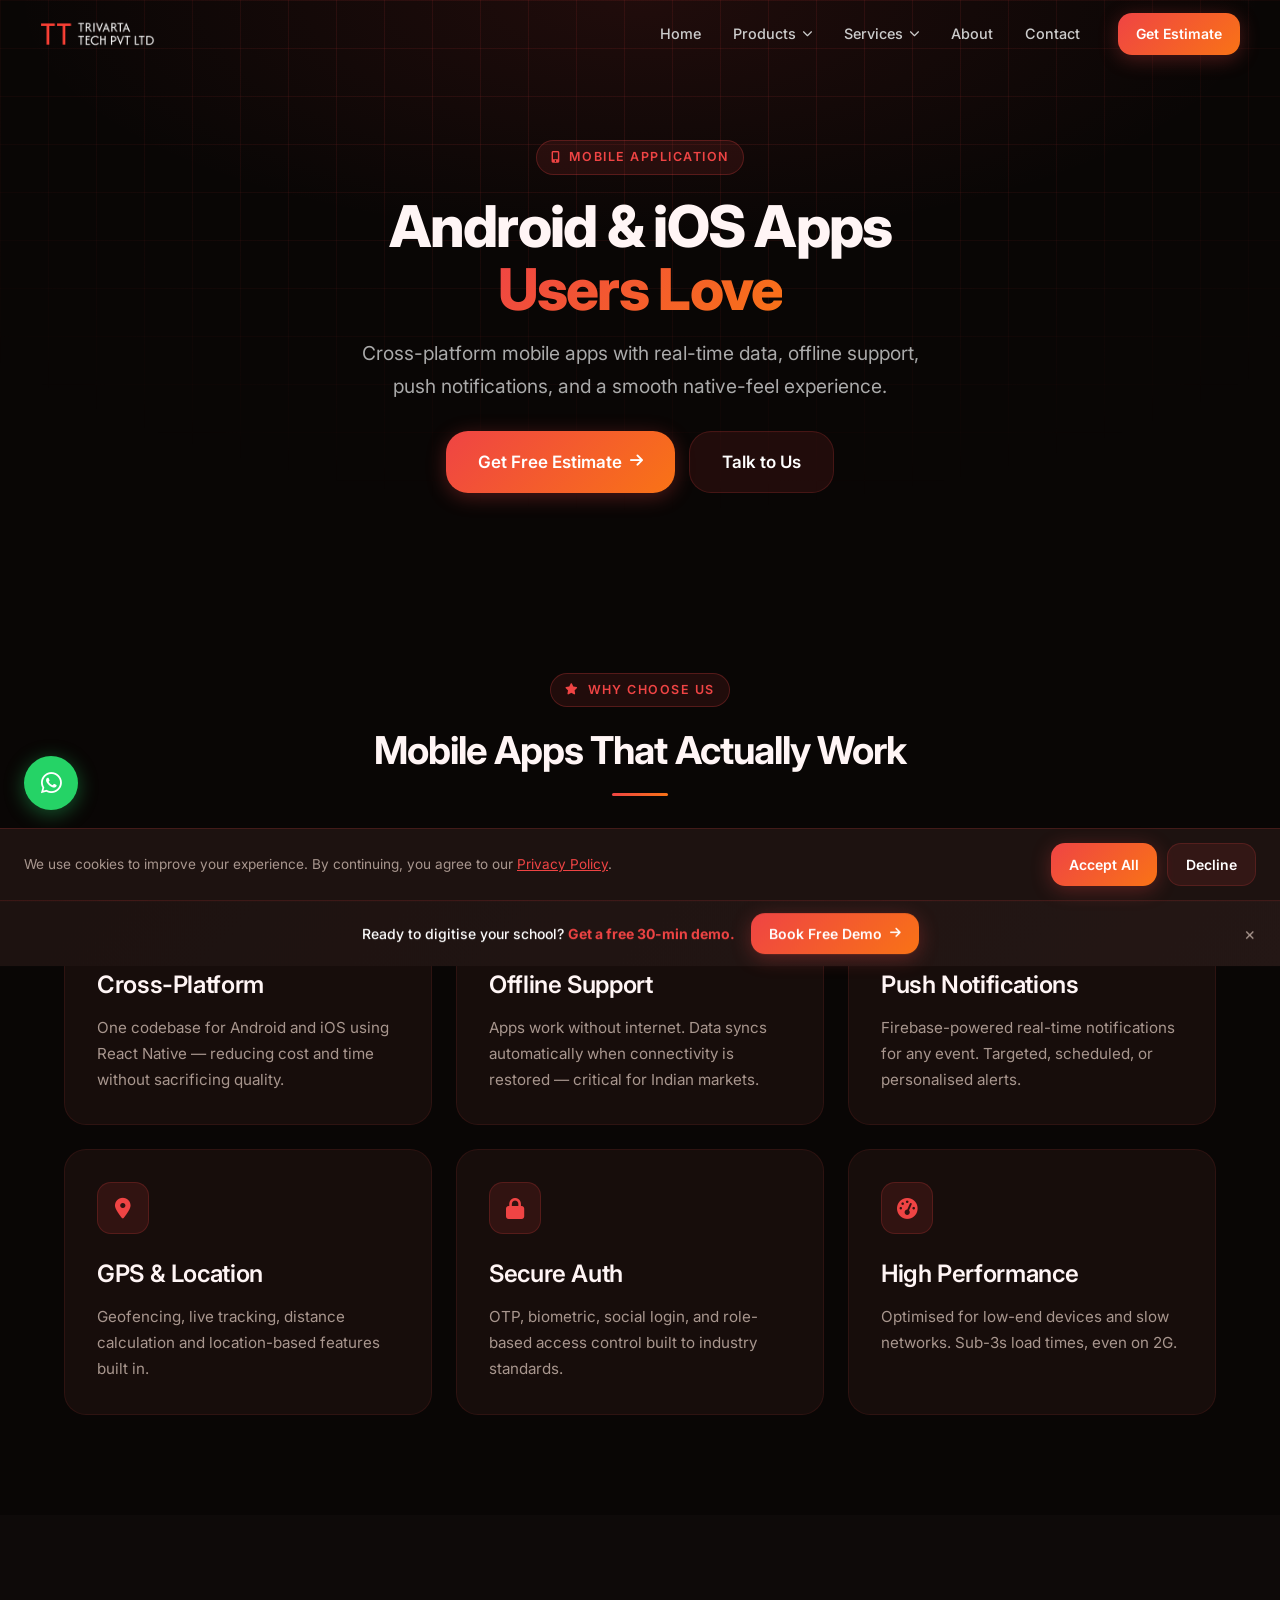
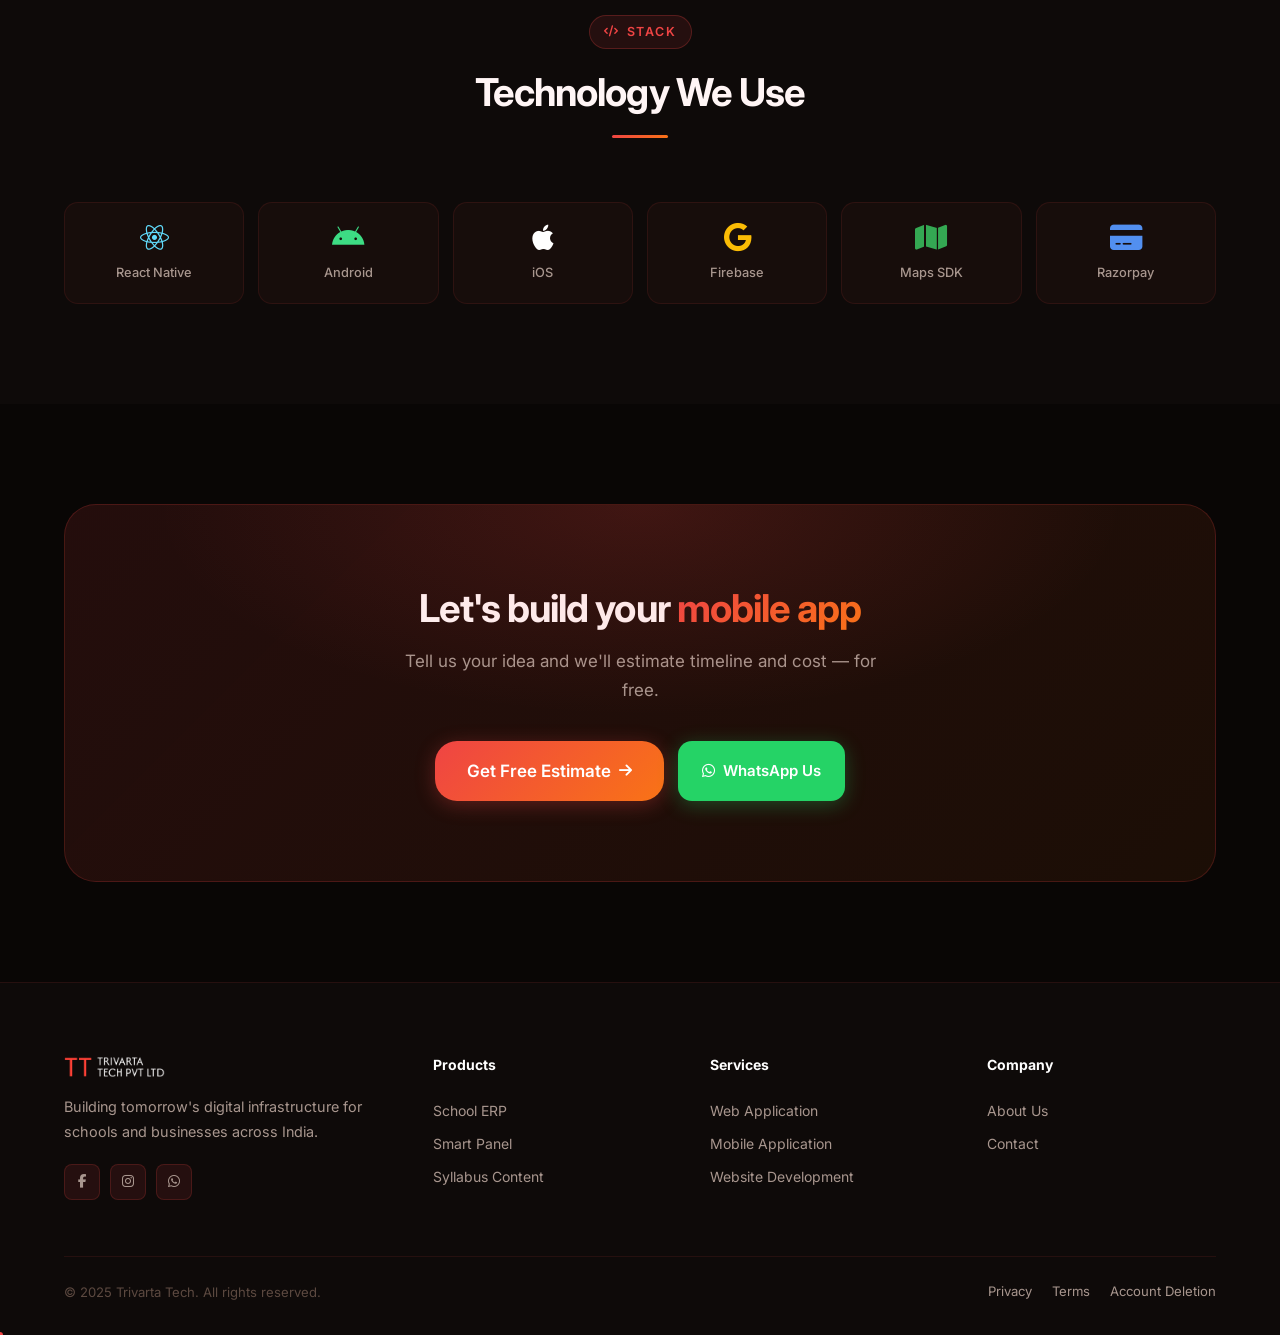
<file: mobile-application.html>
<!DOCTYPE html>
<html lang="en">
<head>
  <meta charset="UTF-8"/>
  <meta name="viewport" content="width=device-width,initial-scale=1.0"/>
  <title>Mobile Application Development — Trivarta Tech</title>
  <meta name="description" content="Android and iOS mobile app development by Trivarta Tech. React Native, Firebase, real-time features."/>
  <link rel="icon" href="assets/images/favicon.png"/>
  <link rel="preconnect" href="https://fonts.googleapis.com"/>
  <link href="https://fonts.googleapis.com/css2?family=Inter:wght@400;500;600;700;800;900&display=swap" rel="stylesheet"/>
  <link rel="stylesheet" href="https://cdnjs.cloudflare.com/ajax/libs/font-awesome/6.5.1/css/all.min.css"/>
  <link rel="stylesheet" href="assets/css/style.css"/>
  <script src="assets/js/main.js" defer></script>
  <meta property="og:type" content="website"/>
  <meta property="og:url" content="https://trivarta.in/mobile-application.html"/>
  <meta property="og:title" content="Mobile Application Development — Trivarta Tech"/>
  <meta property="og:description" content="Cross-platform Android and iOS apps with real-time features, push notifications, and offline support. Built by Trivarta Tech."/>
  <meta property="og:image" content="https://trivarta.in/assets/images/og-image.png"/>
  <meta name="twitter:card" content="summary_large_image"/>
  <meta name="twitter:title" content="Mobile Application Development — Trivarta Tech"/>
  <meta name="twitter:description" content="Cross-platform Android and iOS apps with real-time features, push notifications, and offline support. Built by Trivarta Tech."/>
</head>
<body>

<nav class="navbar">
  <div class="nav-inner">
    <a href="/" class="nav-logo"><img src="assets/images/logo.png" alt="Trivarta Tech"/></a>
    <div class="nav-links">
      <a href="/" class="nav-link">Home</a>
      <div class="nav-dropdown">
        <div class="nav-dropdown-toggle">Products <i class="fas fa-chevron-down"></i></div>
        <div class="nav-dropdown-menu">
          <a href="school-erp.html" class="nav-dropdown-item"><i class="fas fa-graduation-cap"></i>School ERP</a>
          <a href="smart-panel.html" class="nav-dropdown-item"><i class="fas fa-solar-panel"></i>Smart Panel</a>
          <a href="syllabus-content.html" class="nav-dropdown-item"><i class="fas fa-book-open"></i>Syllabus Content</a>
        </div>
      </div>
      <div class="nav-dropdown">
        <div class="nav-dropdown-toggle">Services <i class="fas fa-chevron-down"></i></div>
        <div class="nav-dropdown-menu">
          <a href="web-application.html" class="nav-dropdown-item"><i class="fas fa-globe"></i>Web Application</a>
          <a href="mobile-application.html" class="nav-dropdown-item"><i class="fas fa-mobile-alt"></i>Mobile Application</a>
          <a href="website-development.html" class="nav-dropdown-item"><i class="fas fa-code"></i>Website Development</a>
        </div>
      </div>
      <a href="about.html" class="nav-link">About</a>
      <a href="contact.html" class="nav-link">Contact</a>
    </div>
    <div class="nav-cta"><a href="contact.html" class="btn btn-primary btn-sm magnetic">Get Estimate</a></div>
    <button class="nav-hamburger" aria-label="Menu"><span></span><span></span><span></span></button>
  </div>
</nav>
<div class="mobile-menu">
  <a href="/" class="mobile-nav-link"><i class="fas fa-home"></i>Home</a>
  <div class="mobile-nav-section">Products</div>
  <a href="school-erp.html" class="mobile-nav-link"><i class="fas fa-graduation-cap"></i>School ERP</a>
  <a href="smart-panel.html" class="mobile-nav-link"><i class="fas fa-solar-panel"></i>Smart Panel</a>
  <a href="syllabus-content.html" class="mobile-nav-link"><i class="fas fa-book-open"></i>Syllabus Content</a>
  <div class="mobile-nav-section">Services</div>
  <a href="web-application.html" class="mobile-nav-link"><i class="fas fa-globe"></i>Web Application</a>
  <a href="mobile-application.html" class="mobile-nav-link"><i class="fas fa-mobile-alt"></i>Mobile Application</a>
  <a href="website-development.html" class="mobile-nav-link"><i class="fas fa-code"></i>Website Development</a>
  <div class="mobile-divider"></div>
  <a href="about.html" class="mobile-nav-link"><i class="fas fa-info-circle"></i>About</a>
  <a href="contact.html" class="mobile-nav-link"><i class="fas fa-envelope"></i>Contact</a>
  <div class="mobile-divider"></div>
  <a href="contact.html" class="btn btn-primary" style="margin-top:8px">Get Estimate <i class="fas fa-arrow-right"></i></a>
</div>

<section class="page-hero">
  <div class="page-hero-bg"></div>
  <div class="page-hero-grid"></div>
  <div class="container">
    <div class="section-tag reveal"><i class="fas fa-mobile-alt"></i> Mobile Application</div>
    <h1 class="reveal">Android & iOS Apps<br><span class="gradient-text">Users Love</span></h1>
    <p class="lead reveal" style="margin-top:16px">Cross-platform mobile apps with real-time data, offline support, push notifications, and a smooth native-feel experience.</p>
    <div style="display:flex;gap:14px;justify-content:center;flex-wrap:wrap;margin-top:28px" class="reveal">
      <a href="contact.html" class="btn btn-primary btn-lg magnetic">Get Free Estimate <i class="fas fa-arrow-right"></i></a>
      <a href="contact.html" class="btn btn-ghost btn-lg">Talk to Us</a>
    </div>
  </div>
</section>

<section class="section">
  <div class="container">
    <div class="section-head reveal">
      <div class="section-tag"><i class="fas fa-star"></i> Why Choose Us</div>
      <h2>Mobile Apps That Actually Work</h2>
      <div class="divider"></div>
    </div>
    <div class="grid-3">
      <div class="card reveal reveal-d1"><div class="card-icon"><i class="fas fa-sync-alt"></i></div><h3>Cross-Platform</h3><p>One codebase for Android and iOS using React Native — reducing cost and time without sacrificing quality.</p></div>
      <div class="card reveal reveal-d2"><div class="card-icon"><i class="fas fa-wifi"></i></div><h3>Offline Support</h3><p>Apps work without internet. Data syncs automatically when connectivity is restored — critical for Indian markets.</p></div>
      <div class="card reveal reveal-d3"><div class="card-icon"><i class="fas fa-bell"></i></div><h3>Push Notifications</h3><p>Firebase-powered real-time notifications for any event. Targeted, scheduled, or personalised alerts.</p></div>
      <div class="card reveal reveal-d1"><div class="card-icon"><i class="fas fa-map-marker-alt"></i></div><h3>GPS & Location</h3><p>Geofencing, live tracking, distance calculation and location-based features built in.</p></div>
      <div class="card reveal reveal-d2"><div class="card-icon"><i class="fas fa-lock"></i></div><h3>Secure Auth</h3><p>OTP, biometric, social login, and role-based access control built to industry standards.</p></div>
      <div class="card reveal reveal-d3"><div class="card-icon"><i class="fas fa-tachometer-alt"></i></div><h3>High Performance</h3><p>Optimised for low-end devices and slow networks. Sub-3s load times, even on 2G.</p></div>
    </div>
  </div>
</section>

<section class="section" style="background:var(--bg2)">
  <div class="container">
    <div class="section-head reveal">
      <div class="section-tag"><i class="fas fa-code"></i> Stack</div>
      <h2>Technology We Use</h2>
      <div class="divider"></div>
    </div>
    <div class="tech-grid reveal">
      <div class="tech-item"><i class="fab fa-react" style="color:#61DAFB"></i><h4>React Native</h4></div>
      <div class="tech-item"><i class="fab fa-android" style="color:#3DDC84"></i><h4>Android</h4></div>
      <div class="tech-item"><i class="fab fa-apple" style="color:#fff"></i><h4>iOS</h4></div>
      <div class="tech-item"><i class="fab fa-google" style="color:#FBBC05"></i><h4>Firebase</h4></div>
      <div class="tech-item"><i class="fas fa-map" style="color:#34A853"></i><h4>Maps SDK</h4></div>
      <div class="tech-item"><i class="fas fa-credit-card" style="color:#528FF0"></i><h4>Razorpay</h4></div>
    </div>
  </div>
</section>

<section class="section">
  <div class="container">
    <div class="cta-block reveal">
      <h2>Let's build your <span class="gradient-text">mobile app</span></h2>
      <p>Tell us your idea and we'll estimate timeline and cost — for free.</p>
      <div class="cta-actions">
        <a href="contact.html" class="btn btn-primary btn-lg magnetic">Get Free Estimate <i class="fas fa-arrow-right"></i></a>
        <a href="https://wa.me/918660234312" class="btn-wa btn-lg" target="_blank" rel="noopener"><i class="fab fa-whatsapp"></i>WhatsApp Us</a>
      </div>
    </div>
  </div>
</section>

<footer class="footer">
  <div class="container">
    <div class="footer-grid">
      <div class="footer-brand">
        <div class="footer-logo"><img src="assets/images/logo.png" alt="Trivarta Tech"/></div>
        <p>Building tomorrow's digital infrastructure for schools and businesses across India.</p>
        <div class="footer-social">
          <a href="https://www.facebook.com/share/1b9g1ammKU/?mibextid=wwXIfr" aria-label="Facebook" target="_blank" rel="noopener"><i class="fab fa-facebook-f"></i></a>
          <a href="https://www.instagram.com/trivarta_tech.pvt_ltd?igsh=MXF6M2E4aDhtMnczaw%3D%3D&utm_source=qr" aria-label="Instagram" target="_blank" rel="noopener"><i class="fab fa-instagram"></i></a>
          <a href="https://wa.me/918660234312" aria-label="WhatsApp" target="_blank" rel="noopener"><i class="fab fa-whatsapp"></i></a>
        </div>
      </div>
      <div class="footer-col"><h4>Products</h4><a href="school-erp.html">School ERP</a><a href="smart-panel.html">Smart Panel</a><a href="syllabus-content.html">Syllabus Content</a></div>
      <div class="footer-col"><h4>Services</h4><a href="web-application.html">Web Application</a><a href="mobile-application.html">Mobile Application</a><a href="website-development.html">Website Development</a></div>
      <div class="footer-col"><h4>Company</h4><a href="about.html">About Us</a><a href="contact.html">Contact</a></div>
    </div>
    <div class="footer-bottom">
      <p>&copy; 2025 Trivarta Tech. All rights reserved.</p>
      <div style="display:flex;gap:20px"><a href="privacy-policy.html">Privacy</a><a href="terms-and-conditions.html">Terms</a><a href="account-deletion.html">Account Deletion</a></div>
    </div>
  </div>
</footer>

<!-- Floating WhatsApp -->
<a href="https://wa.me/918660234312" class="wa-float" target="_blank" rel="noopener" aria-label="Chat on WhatsApp"><i class="fab fa-whatsapp"></i></a>

<!-- Sticky CTA -->
<div class="sticky-cta">
  <p>Ready to digitise your school? <strong>Get a free 30-min demo.</strong></p>
  <a href="contact.html" class="btn btn-primary btn-sm">Book Free Demo <i class="fas fa-arrow-right"></i></a>
  <button class="sticky-cta-close" aria-label="Close">&times;</button>
</div>
</body>
</html>
</file>
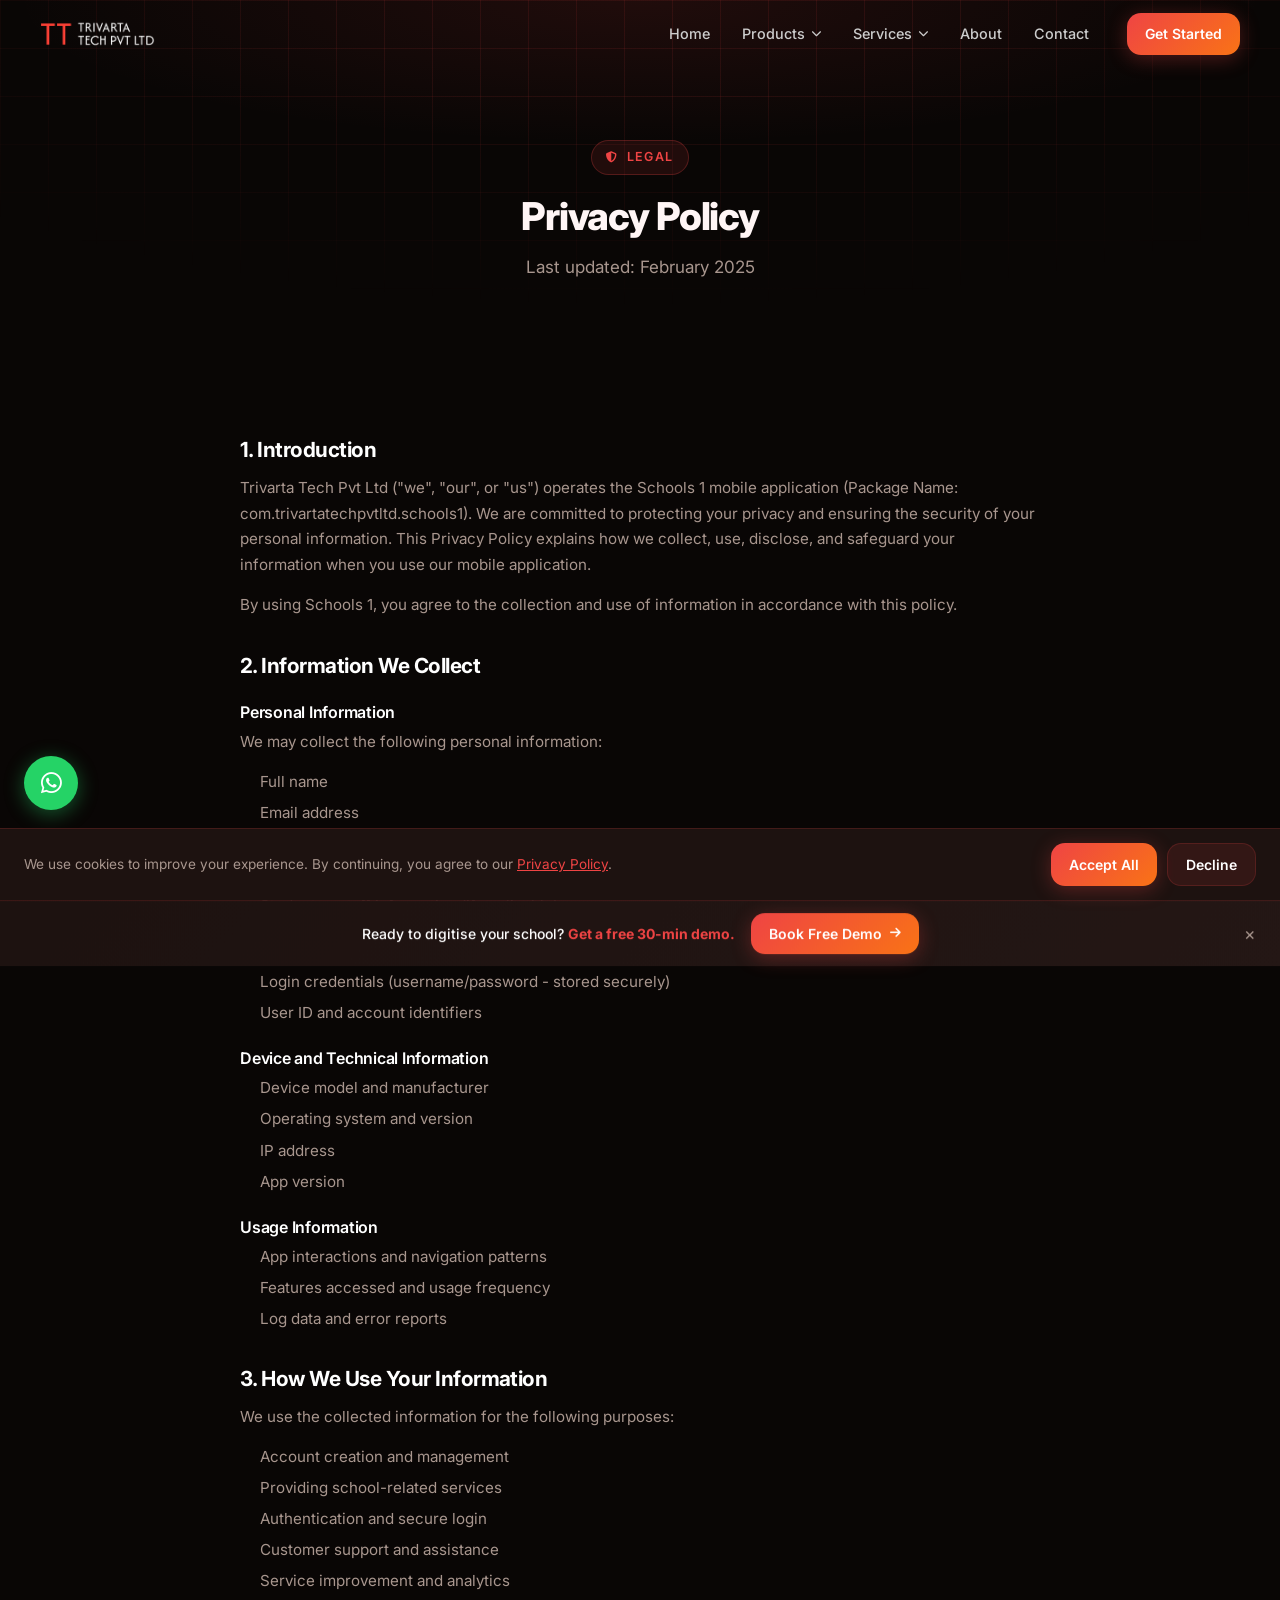
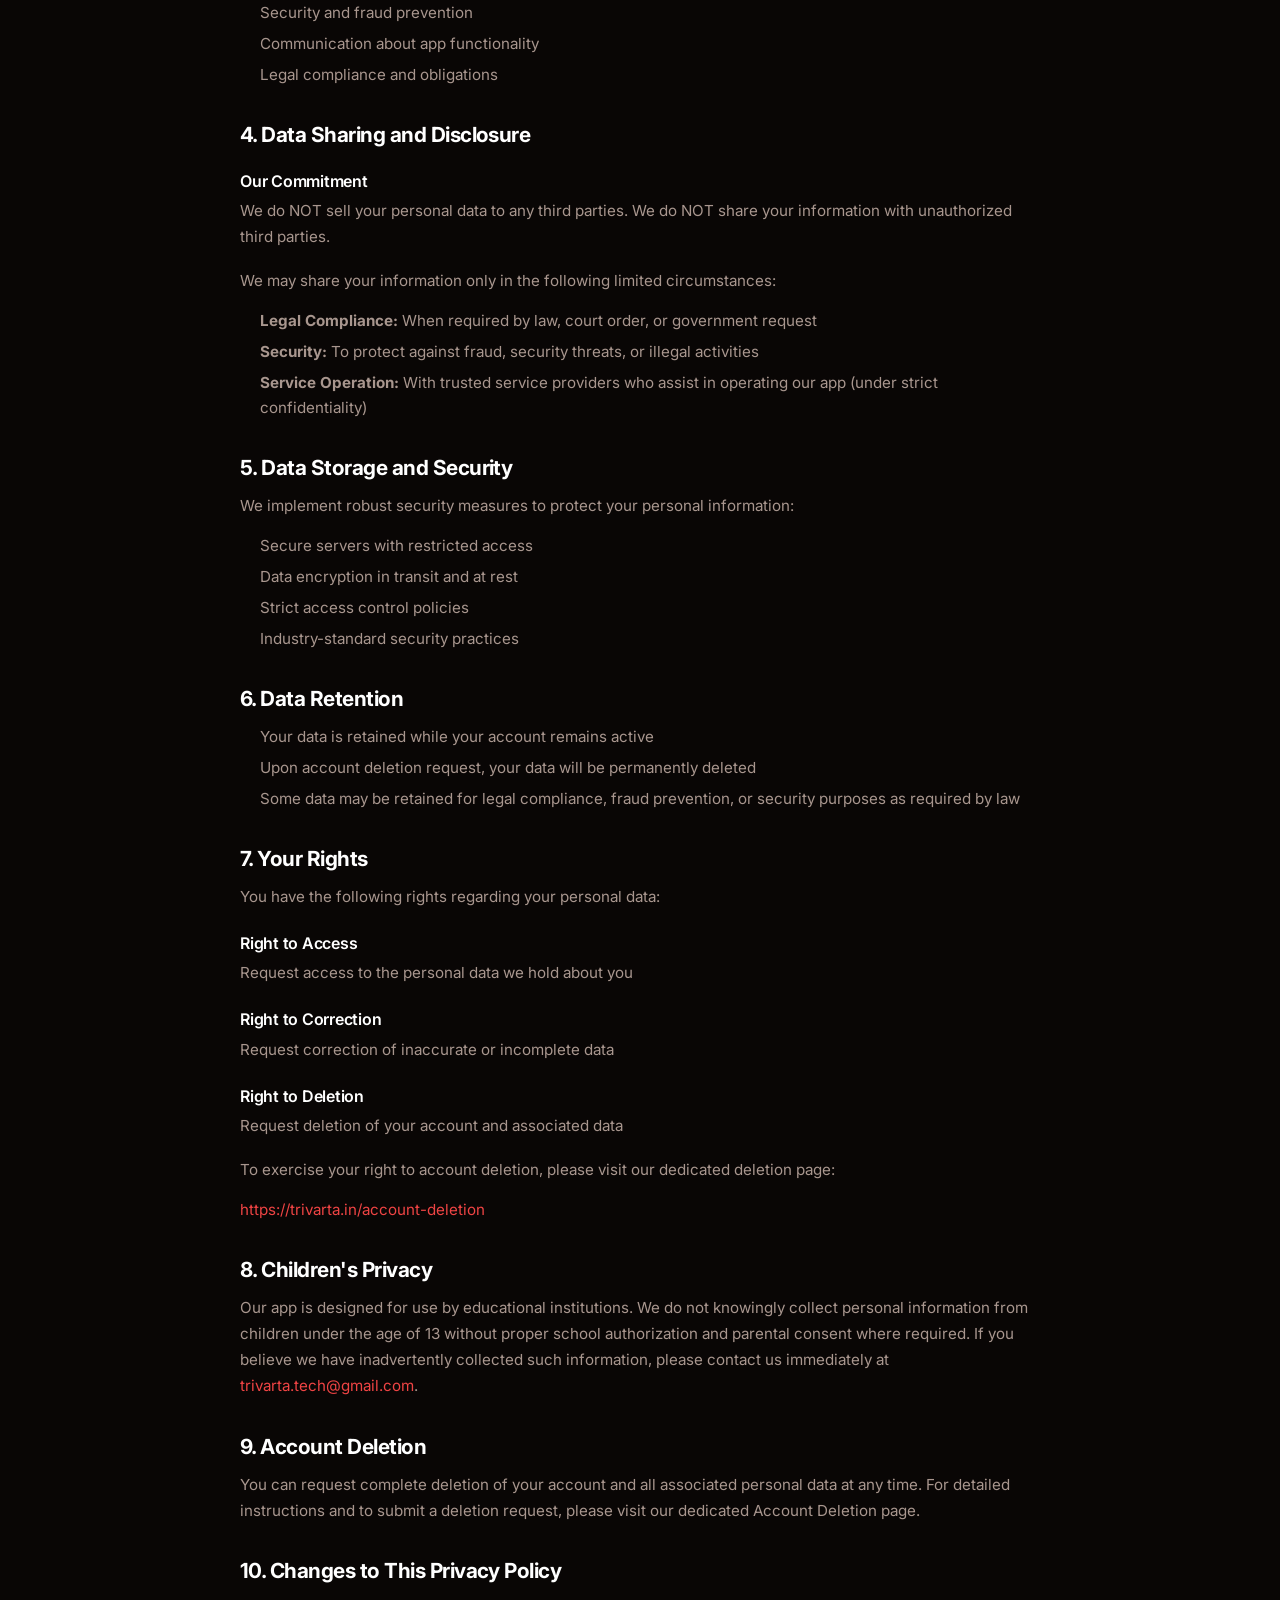
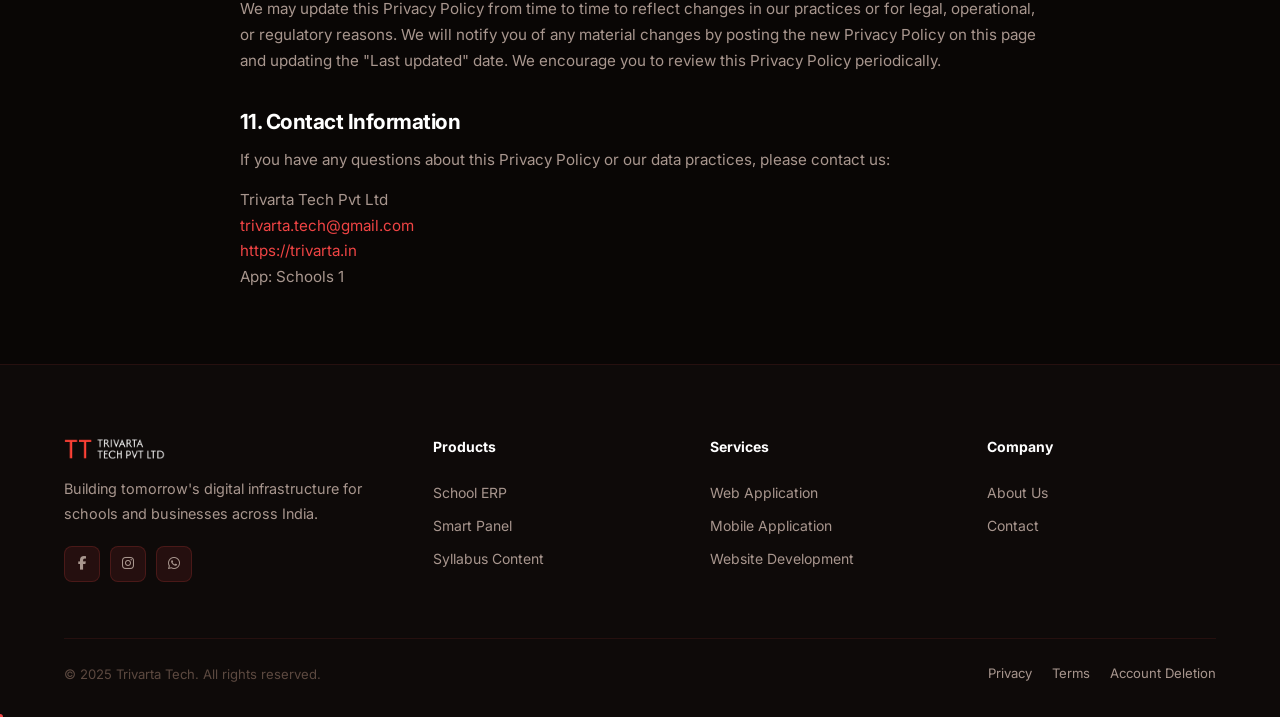
<file: privacy-policy.html>
<!DOCTYPE html>
<html lang="en">
<head>
  <meta charset="UTF-8"/>
  <meta name="viewport" content="width=device-width,initial-scale=1.0"/>
  <title>Privacy Policy — Trivarta Tech</title>
  <link rel="icon" href="assets/images/favicon.png"/>
  <link rel="preconnect" href="https://fonts.googleapis.com"/>
  <link href="https://fonts.googleapis.com/css2?family=Inter:wght@400;500;600;700;800;900&display=swap" rel="stylesheet"/>
  <link rel="stylesheet" href="https://cdnjs.cloudflare.com/ajax/libs/font-awesome/6.5.1/css/all.min.css"/>
  <link rel="stylesheet" href="assets/css/style.css"/>
  <script src="assets/js/main.js" defer></script>
  <style>
    .legal-body{max-width:800px;margin:0 auto}
    .legal-body h2{font-size:1.3rem;margin:36px 0 12px;color:#fff}
    .legal-body h3{font-size:1rem;font-weight:600;color:#fff;margin:20px 0 4px}
    .legal-body p{margin-bottom:14px;font-size:0.95rem}
    .legal-body ul{margin:0 0 14px 20px;color:var(--muted)}
    .legal-body ul li{margin-bottom:6px;font-size:0.95rem}
    .legal-body .sub-section{margin-bottom:18px}
  </style>
  <meta property="og:type" content="website"/>
  <meta property="og:url" content="https://trivarta.in/privacy-policy.html"/>
  <meta property="og:title" content="Privacy Policy — Trivarta Tech"/>
  <meta property="og:description" content="Privacy Policy for Schools 1 mobile application by Trivarta Tech Pvt Ltd."/>
  <meta property="og:image" content="https://trivarta.in/assets/images/og-image.png"/>
  <meta name="twitter:card" content="summary_large_image"/>
  <meta name="twitter:title" content="Privacy Policy — Trivarta Tech"/>
  <meta name="twitter:description" content="Privacy Policy for Schools 1 mobile application by Trivarta Tech Pvt Ltd."/>
</head>
<body>

<nav class="navbar">
  <div class="nav-inner">
    <a href="/" class="nav-logo"><img src="assets/images/logo.png" alt="Trivarta Tech"/></a>
    <div class="nav-links">
      <a href="/" class="nav-link">Home</a>
      <div class="nav-dropdown">
        <div class="nav-dropdown-toggle">Products <i class="fas fa-chevron-down"></i></div>
        <div class="nav-dropdown-menu">
          <a href="school-erp.html" class="nav-dropdown-item"><i class="fas fa-graduation-cap"></i>School ERP</a>
          <a href="smart-panel.html" class="nav-dropdown-item"><i class="fas fa-solar-panel"></i>Smart Panel</a>
          <a href="syllabus-content.html" class="nav-dropdown-item"><i class="fas fa-book-open"></i>Syllabus Content</a>
        </div>
      </div>
      <div class="nav-dropdown">
        <div class="nav-dropdown-toggle">Services <i class="fas fa-chevron-down"></i></div>
        <div class="nav-dropdown-menu">
          <a href="web-application.html" class="nav-dropdown-item"><i class="fas fa-globe"></i>Web Application</a>
          <a href="mobile-application.html" class="nav-dropdown-item"><i class="fas fa-mobile-alt"></i>Mobile Application</a>
          <a href="website-development.html" class="nav-dropdown-item"><i class="fas fa-code"></i>Website Development</a>
        </div>
      </div>
      <a href="about.html" class="nav-link">About</a>
      <a href="contact.html" class="nav-link">Contact</a>
    </div>
    <div class="nav-cta"><a href="contact.html" class="btn btn-primary btn-sm magnetic">Get Started</a></div>
    <button class="nav-hamburger" aria-label="Menu"><span></span><span></span><span></span></button>
  </div>
</nav>
<div class="mobile-menu">
  <a href="/" class="mobile-nav-link"><i class="fas fa-home"></i>Home</a>
  <div class="mobile-nav-section">Products</div>
  <a href="school-erp.html" class="mobile-nav-link"><i class="fas fa-graduation-cap"></i>School ERP</a>
  <a href="smart-panel.html" class="mobile-nav-link"><i class="fas fa-solar-panel"></i>Smart Panel</a>
  <a href="syllabus-content.html" class="mobile-nav-link"><i class="fas fa-book-open"></i>Syllabus Content</a>
  <div class="mobile-nav-section">Services</div>
  <a href="web-application.html" class="mobile-nav-link"><i class="fas fa-globe"></i>Web Application</a>
  <a href="mobile-application.html" class="mobile-nav-link"><i class="fas fa-mobile-alt"></i>Mobile Application</a>
  <a href="website-development.html" class="mobile-nav-link"><i class="fas fa-code"></i>Website Development</a>
  <div class="mobile-divider"></div>
  <a href="about.html" class="mobile-nav-link"><i class="fas fa-info-circle"></i>About</a>
  <a href="contact.html" class="mobile-nav-link"><i class="fas fa-envelope"></i>Contact</a>
  <div class="mobile-divider"></div>
  <a href="contact.html" class="btn btn-primary" style="margin-top:8px">Get Started <i class="fas fa-arrow-right"></i></a>
</div>

<section class="page-hero" style="padding:140px 0 60px">
  <div class="page-hero-bg"></div>
  <div class="page-hero-grid"></div>
  <div class="container">
    <div class="section-tag reveal"><i class="fas fa-shield-alt"></i> Legal</div>
    <h1 class="reveal" style="font-size:clamp(1.8rem,3vw,2.8rem)">Privacy Policy</h1>
    <p class="reveal" style="color:var(--muted);margin-top:12px">Last updated: February 2025</p>
  </div>
</section>

<section class="section-sm">
  <div class="container">
    <div class="legal-body reveal">

      <h2>1. Introduction</h2>
      <p>Trivarta Tech Pvt Ltd ("we", "our", or "us") operates the Schools 1 mobile application (Package Name: com.trivartatechpvtltd.schools1). We are committed to protecting your privacy and ensuring the security of your personal information. This Privacy Policy explains how we collect, use, disclose, and safeguard your information when you use our mobile application.</p>
      <p>By using Schools 1, you agree to the collection and use of information in accordance with this policy.</p>

      <h2>2. Information We Collect</h2>
      <div class="sub-section">
        <h3>Personal Information</h3>
        <p>We may collect the following personal information:</p>
        <ul>
          <li>Full name</li>
          <li>Email address</li>
          <li>Phone number</li>
          <li>School name and association</li>
          <li>Student or staff information (if applicable)</li>
        </ul>
      </div>
      <div class="sub-section">
        <h3>Account Information</h3>
        <ul>
          <li>Login credentials (username/password - stored securely)</li>
          <li>User ID and account identifiers</li>
        </ul>
      </div>
      <div class="sub-section">
        <h3>Device and Technical Information</h3>
        <ul>
          <li>Device model and manufacturer</li>
          <li>Operating system and version</li>
          <li>IP address</li>
          <li>App version</li>
        </ul>
      </div>
      <div class="sub-section">
        <h3>Usage Information</h3>
        <ul>
          <li>App interactions and navigation patterns</li>
          <li>Features accessed and usage frequency</li>
          <li>Log data and error reports</li>
        </ul>
      </div>

      <h2>3. How We Use Your Information</h2>
      <p>We use the collected information for the following purposes:</p>
      <ul>
        <li>Account creation and management</li>
        <li>Providing school-related services</li>
        <li>Authentication and secure login</li>
        <li>Customer support and assistance</li>
        <li>Service improvement and analytics</li>
        <li>Security and fraud prevention</li>
        <li>Communication about app functionality</li>
        <li>Legal compliance and obligations</li>
      </ul>

      <h2>4. Data Sharing and Disclosure</h2>
      <div class="sub-section">
        <h3>Our Commitment</h3>
        <p>We do NOT sell your personal data to any third parties. We do NOT share your information with unauthorized third parties.</p>
      </div>
      <p>We may share your information only in the following limited circumstances:</p>
      <ul>
        <li><strong>Legal Compliance:</strong> When required by law, court order, or government request</li>
        <li><strong>Security:</strong> To protect against fraud, security threats, or illegal activities</li>
        <li><strong>Service Operation:</strong> With trusted service providers who assist in operating our app (under strict confidentiality)</li>
      </ul>

      <h2>5. Data Storage and Security</h2>
      <p>We implement robust security measures to protect your personal information:</p>
      <ul>
        <li>Secure servers with restricted access</li>
        <li>Data encryption in transit and at rest</li>
        <li>Strict access control policies</li>
        <li>Industry-standard security practices</li>
      </ul>

      <h2>6. Data Retention</h2>
      <ul>
        <li>Your data is retained while your account remains active</li>
        <li>Upon account deletion request, your data will be permanently deleted</li>
        <li>Some data may be retained for legal compliance, fraud prevention, or security purposes as required by law</li>
      </ul>

      <h2>7. Your Rights</h2>
      <p>You have the following rights regarding your personal data:</p>
      <div class="sub-section">
        <h3>Right to Access</h3>
        <p>Request access to the personal data we hold about you</p>
      </div>
      <div class="sub-section">
        <h3>Right to Correction</h3>
        <p>Request correction of inaccurate or incomplete data</p>
      </div>
      <div class="sub-section">
        <h3>Right to Deletion</h3>
        <p>Request deletion of your account and associated data</p>
      </div>
      <p>To exercise your right to account deletion, please visit our dedicated deletion page:</p>
      <p><a href="https://trivarta.in/account-deletion" style="color:var(--red)">https://trivarta.in/account-deletion</a></p>

      <h2>8. Children's Privacy</h2>
      <p>Our app is designed for use by educational institutions. We do not knowingly collect personal information from children under the age of 13 without proper school authorization and parental consent where required. If you believe we have inadvertently collected such information, please contact us immediately at <a href="mailto:trivarta.tech@gmail.com" style="color:var(--red)">trivarta.tech@gmail.com</a>.</p>

      <h2>9. Account Deletion</h2>
      <p>You can request complete deletion of your account and all associated personal data at any time. For detailed instructions and to submit a deletion request, please visit our dedicated Account Deletion page.</p>

      <h2>10. Changes to This Privacy Policy</h2>
      <p>We may update this Privacy Policy from time to time to reflect changes in our practices or for legal, operational, or regulatory reasons. We will notify you of any material changes by posting the new Privacy Policy on this page and updating the "Last updated" date. We encourage you to review this Privacy Policy periodically.</p>

      <h2>11. Contact Information</h2>
      <p>If you have any questions about this Privacy Policy or our data practices, please contact us:</p>
      <p>
        Trivarta Tech Pvt Ltd<br>
        <a href="mailto:trivarta.tech@gmail.com" style="color:var(--red)">trivarta.tech@gmail.com</a><br>
        <a href="https://trivarta.in" style="color:var(--red)">https://trivarta.in</a><br>
        App: Schools 1
      </p>
    </div>
  </div>
</section>

<footer class="footer">
  <div class="container">
    <div class="footer-grid">
      <div class="footer-brand">
        <div class="footer-logo"><img src="assets/images/logo.png" alt="Trivarta Tech"/></div>
        <p>Building tomorrow's digital infrastructure for schools and businesses across India.</p>
        <div class="footer-social">
          <a href="https://www.facebook.com/share/1b9g1ammKU/?mibextid=wwXIfr" aria-label="Facebook" target="_blank" rel="noopener"><i class="fab fa-facebook-f"></i></a>
          <a href="https://www.instagram.com/trivarta_tech.pvt_ltd?igsh=MXF6M2E4aDhtMnczaw%3D%3D&utm_source=qr" aria-label="Instagram" target="_blank" rel="noopener"><i class="fab fa-instagram"></i></a>
          <a href="https://wa.me/918660234312" aria-label="WhatsApp" target="_blank" rel="noopener"><i class="fab fa-whatsapp"></i></a>
        </div>
      </div>
      <div class="footer-col">
        <h4>Products</h4>
        <a href="school-erp.html">School ERP</a>
        <a href="smart-panel.html">Smart Panel</a>
        <a href="syllabus-content.html">Syllabus Content</a>
      </div>
      <div class="footer-col">
        <h4>Services</h4>
        <a href="web-application.html">Web Application</a>
        <a href="mobile-application.html">Mobile Application</a>
        <a href="website-development.html">Website Development</a>
      </div>
      <div class="footer-col">
        <h4>Company</h4>
        <a href="about.html">About Us</a>
        <a href="contact.html">Contact</a>
      </div>
    </div>
    <div class="footer-bottom">
      <p>&copy; 2025 Trivarta Tech. All rights reserved.</p>
      <div style="display:flex;gap:20px">
        <a href="privacy-policy.html">Privacy</a>
        <a href="terms-and-conditions.html">Terms</a>
        <a href="account-deletion.html">Account Deletion</a>
      </div>
    </div>
  </div>
</footer>

<!-- Floating WhatsApp -->
<a href="https://wa.me/918660234312" class="wa-float" target="_blank" rel="noopener" aria-label="Chat on WhatsApp"><i class="fab fa-whatsapp"></i></a>

<!-- Sticky CTA -->
<div class="sticky-cta">
  <p>Ready to digitise your school? <strong>Get a free 30-min demo.</strong></p>
  <a href="contact.html" class="btn btn-primary btn-sm">Book Free Demo <i class="fas fa-arrow-right"></i></a>
  <button class="sticky-cta-close" aria-label="Close">&times;</button>
</div>
</body>
</html>
</file>
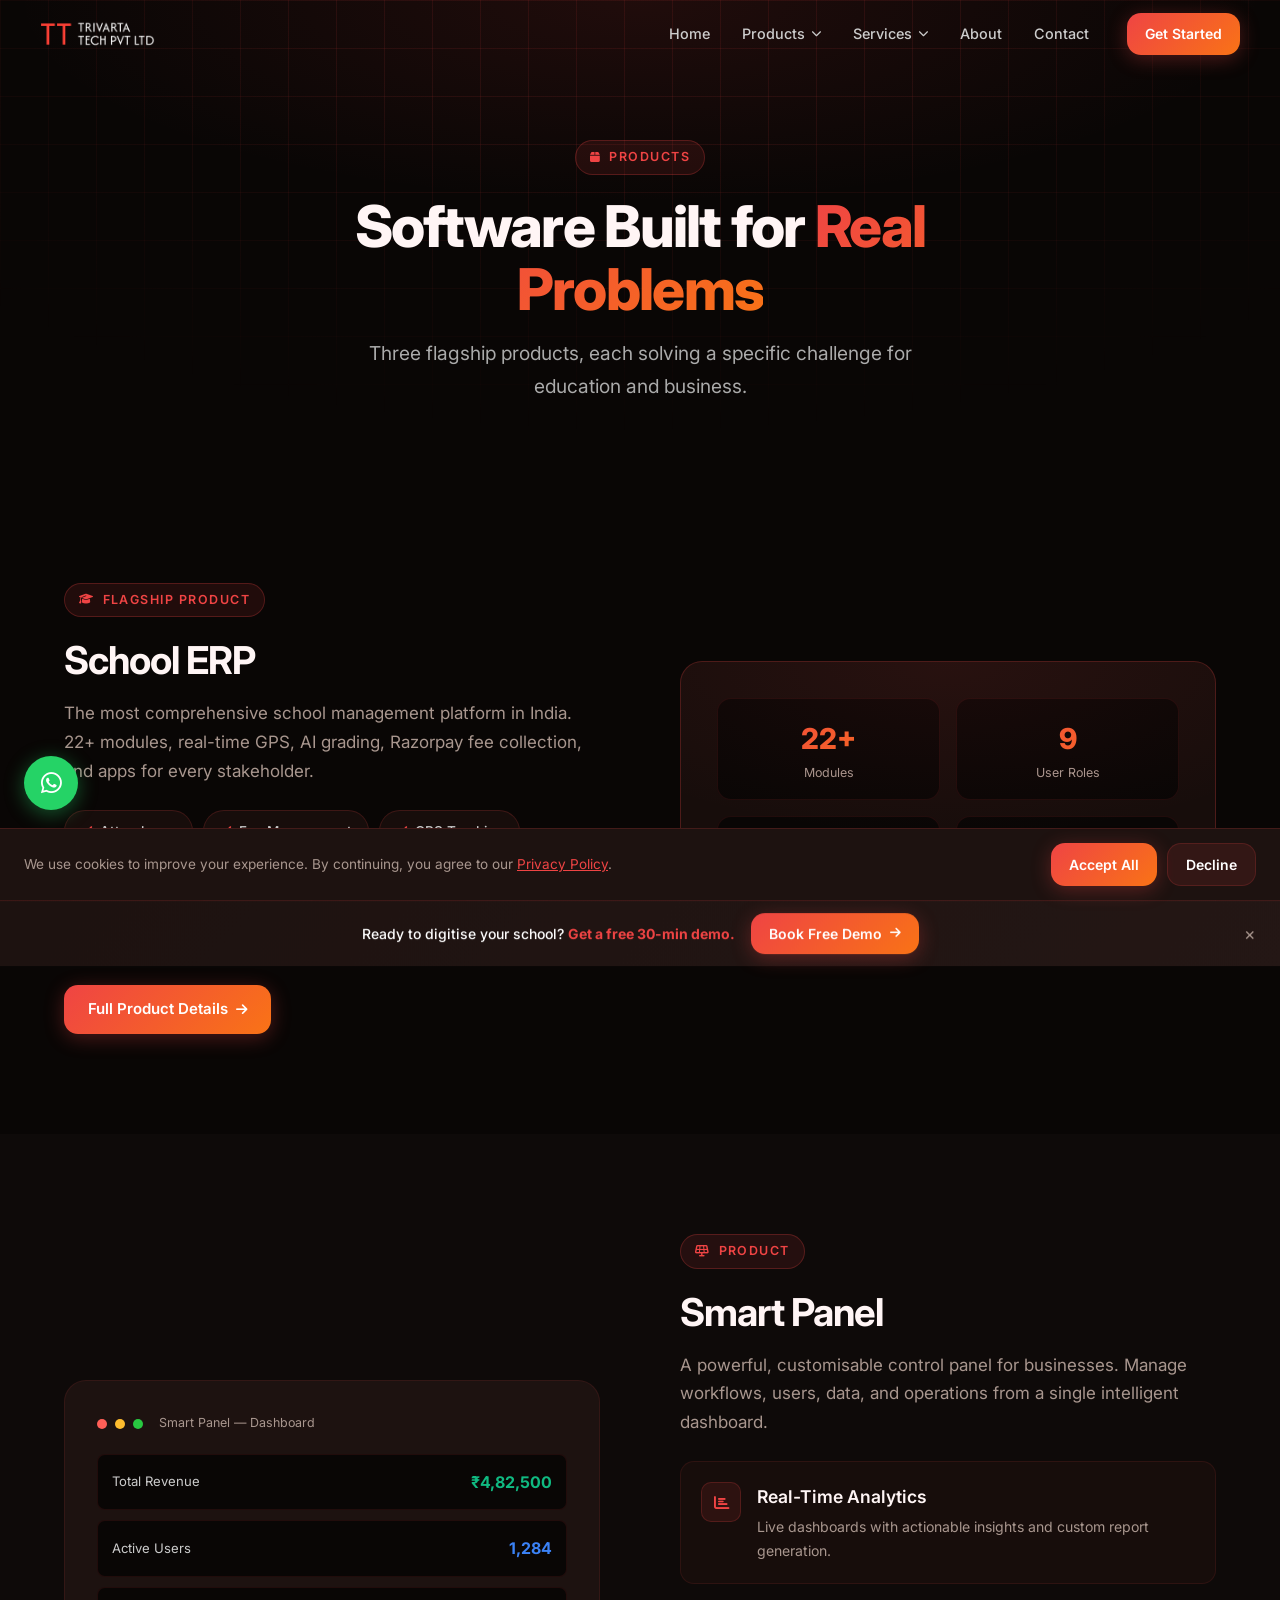
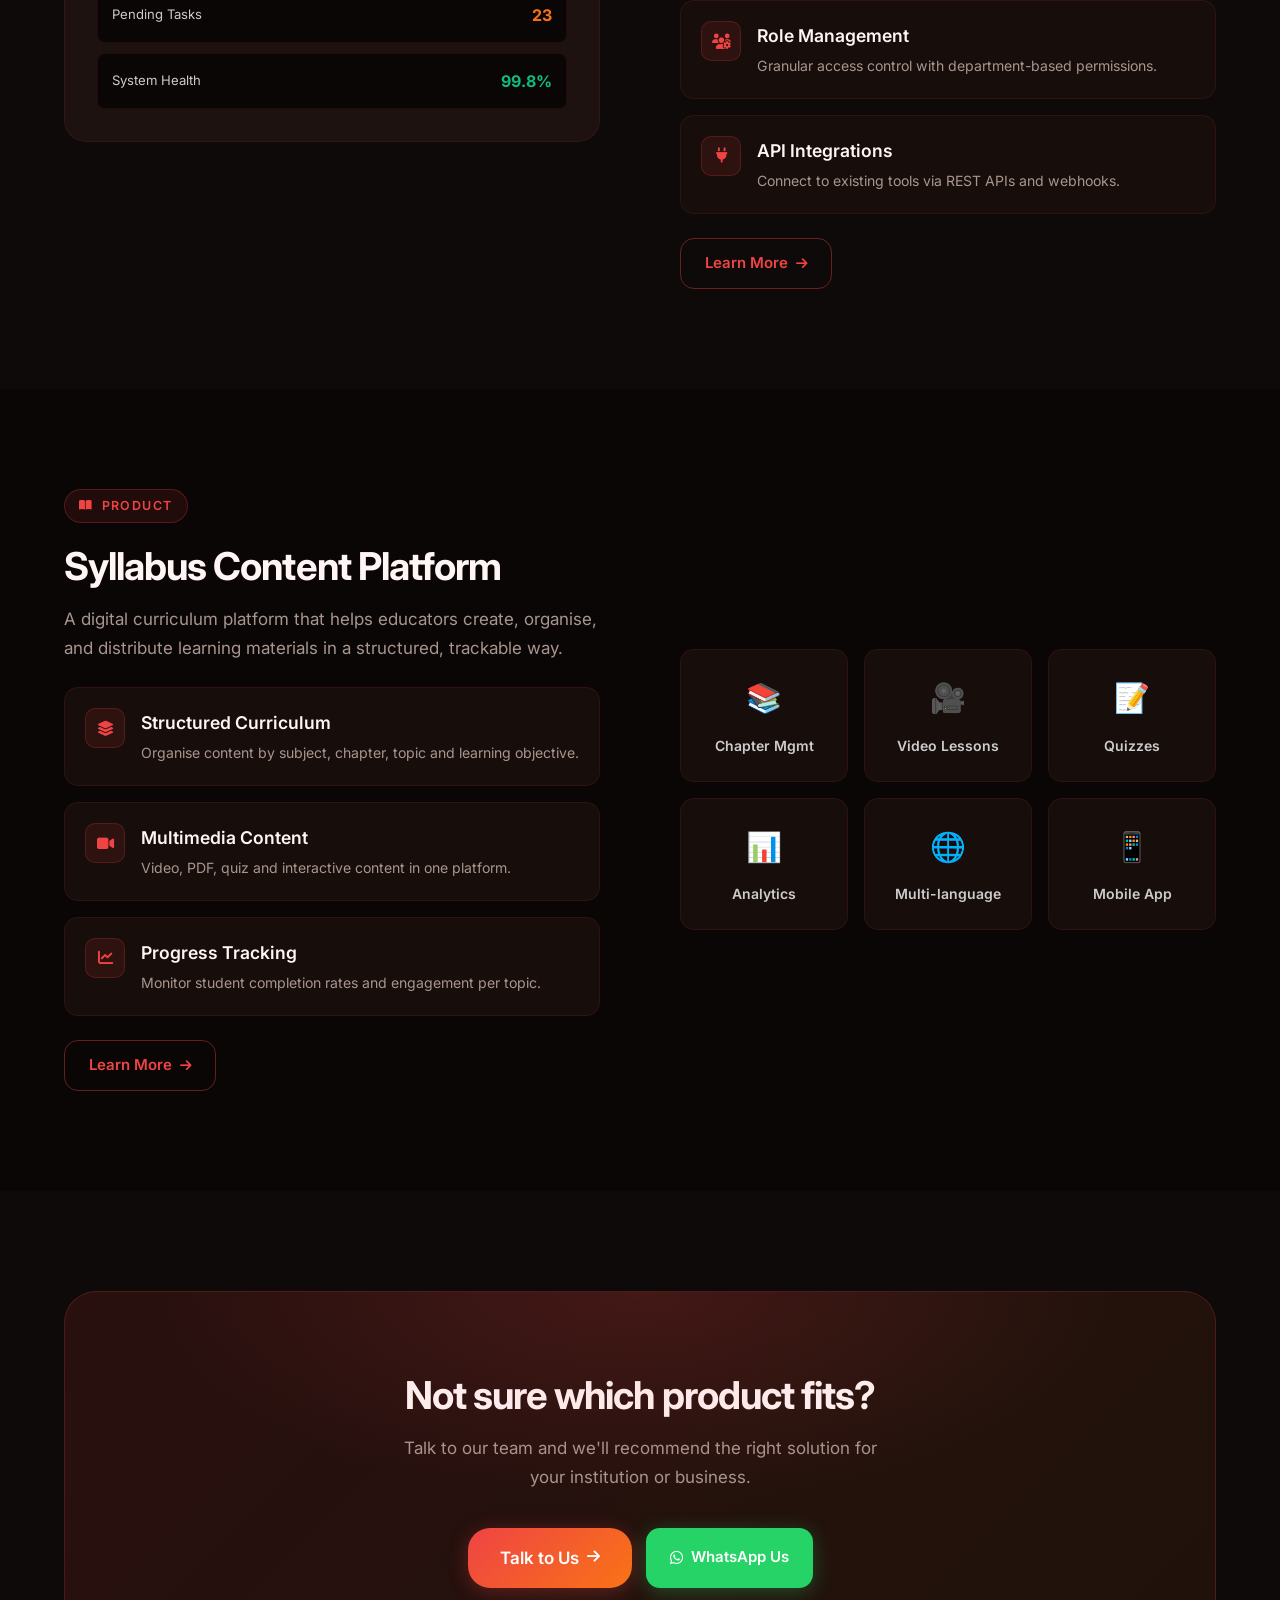
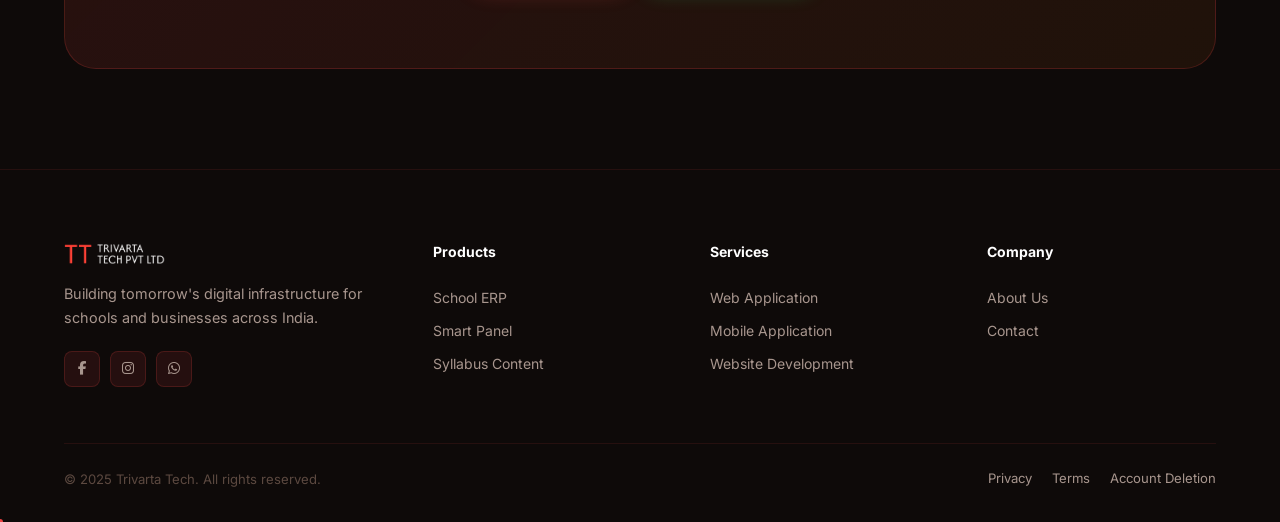
<file: products.html>
<!DOCTYPE html>
<html lang="en">
<head>
  <meta charset="UTF-8"/>
  <meta name="viewport" content="width=device-width,initial-scale=1.0"/>
  <title>Products — Trivarta Tech</title>
  <meta name="description" content="Explore Trivarta Tech products: School ERP, Smart Panel, and Syllabus Content platform."/>
  <link rel="icon" href="assets/images/favicon.png"/>
  <link rel="preconnect" href="https://fonts.googleapis.com"/>
  <link href="https://fonts.googleapis.com/css2?family=Inter:wght@400;500;600;700;800;900&display=swap" rel="stylesheet"/>
  <link rel="stylesheet" href="https://cdnjs.cloudflare.com/ajax/libs/font-awesome/6.5.1/css/all.min.css"/>
  <link rel="stylesheet" href="assets/css/style.css"/>
  <script src="assets/js/main.js" defer></script>
  <meta property="og:type" content="website"/>
  <meta property="og:url" content="https://trivarta.in/products.html"/>
  <meta property="og:title" content="Products — Trivarta Tech"/>
  <meta property="og:description" content="Explore Trivarta Tech products — School ERP, Smart Panel interactive flat panels, and Syllabus Content digital curriculum platform."/>
  <meta property="og:image" content="https://trivarta.in/assets/images/og-image.png"/>
  <meta name="twitter:card" content="summary_large_image"/>
  <meta name="twitter:title" content="Products — Trivarta Tech"/>
  <meta name="twitter:description" content="Explore Trivarta Tech products — School ERP, Smart Panel interactive flat panels, and Syllabus Content digital curriculum platform."/>
</head>
<body>

<nav class="navbar">
  <div class="nav-inner">
    <a href="/" class="nav-logo"><img src="assets/images/logo.png" alt="Trivarta Tech"/></a>
    <div class="nav-links">
      <a href="/" class="nav-link">Home</a>
      <div class="nav-dropdown">
        <div class="nav-dropdown-toggle">Products <i class="fas fa-chevron-down"></i></div>
        <div class="nav-dropdown-menu">
          <a href="school-erp.html" class="nav-dropdown-item"><i class="fas fa-graduation-cap"></i>School ERP</a>
          <a href="smart-panel.html" class="nav-dropdown-item"><i class="fas fa-solar-panel"></i>Smart Panel</a>
          <a href="syllabus-content.html" class="nav-dropdown-item"><i class="fas fa-book-open"></i>Syllabus Content</a>
        </div>
      </div>
      <div class="nav-dropdown">
        <div class="nav-dropdown-toggle">Services <i class="fas fa-chevron-down"></i></div>
        <div class="nav-dropdown-menu">
          <a href="web-application.html" class="nav-dropdown-item"><i class="fas fa-globe"></i>Web Application</a>
          <a href="mobile-application.html" class="nav-dropdown-item"><i class="fas fa-mobile-alt"></i>Mobile Application</a>
          <a href="website-development.html" class="nav-dropdown-item"><i class="fas fa-code"></i>Website Development</a>
        </div>
      </div>
      <a href="about.html" class="nav-link">About</a>
      <a href="contact.html" class="nav-link">Contact</a>
    </div>
    <div class="nav-cta"><a href="contact.html" class="btn btn-primary btn-sm magnetic">Get Started</a></div>
    <button class="nav-hamburger" aria-label="Menu"><span></span><span></span><span></span></button>
  </div>
</nav>
<div class="mobile-menu">
  <a href="/" class="mobile-nav-link"><i class="fas fa-home"></i>Home</a>
  <div class="mobile-nav-section">Products</div>
  <a href="school-erp.html" class="mobile-nav-link"><i class="fas fa-graduation-cap"></i>School ERP</a>
  <a href="smart-panel.html" class="mobile-nav-link"><i class="fas fa-solar-panel"></i>Smart Panel</a>
  <a href="syllabus-content.html" class="mobile-nav-link"><i class="fas fa-book-open"></i>Syllabus Content</a>
  <div class="mobile-nav-section">Services</div>
  <a href="web-application.html" class="mobile-nav-link"><i class="fas fa-globe"></i>Web Application</a>
  <a href="mobile-application.html" class="mobile-nav-link"><i class="fas fa-mobile-alt"></i>Mobile Application</a>
  <a href="website-development.html" class="mobile-nav-link"><i class="fas fa-code"></i>Website Development</a>
  <div class="mobile-divider"></div>
  <a href="about.html" class="mobile-nav-link"><i class="fas fa-info-circle"></i>About</a>
  <a href="contact.html" class="mobile-nav-link"><i class="fas fa-envelope"></i>Contact</a>
  <div class="mobile-divider"></div>
  <a href="contact.html" class="btn btn-primary" style="margin-top:8px">Get Started <i class="fas fa-arrow-right"></i></a>
</div>

<section class="page-hero">
  <div class="page-hero-bg"></div>
  <div class="page-hero-grid"></div>
  <div class="container">
    <div class="section-tag reveal"><i class="fas fa-box"></i> Products</div>
    <h1 class="reveal">Software Built for <span class="gradient-text">Real Problems</span></h1>
    <p class="lead reveal" style="margin-top:16px">Three flagship products, each solving a specific challenge for education and business.</p>
  </div>
</section>

<!-- SCHOOL ERP -->
<section class="section">
  <div class="container">
    <div class="split">
      <div class="reveal-l">
        <div class="section-tag"><i class="fas fa-graduation-cap"></i> Flagship Product</div>
        <h2>School ERP</h2>
        <p style="margin-top:16px;margin-bottom:24px">The most comprehensive school management platform in India. 22+ modules, real-time GPS, AI grading, Razorpay fee collection, and apps for every stakeholder.</p>
        <div class="module-grid" style="margin-bottom:28px">
          <span class="module-chip"><i class="fas fa-check"></i>Attendance</span>
          <span class="module-chip"><i class="fas fa-check"></i>Fee Management</span>
          <span class="module-chip"><i class="fas fa-check"></i>GPS Tracking</span>
          <span class="module-chip"><i class="fas fa-check"></i>AI Grading</span>
          <span class="module-chip"><i class="fas fa-check"></i>Parent App</span>
          <span class="module-chip"><i class="fas fa-check"></i>Timetable</span>
          <span class="module-chip"><i class="fas fa-check"></i>Library</span>
          <span class="module-chip"><i class="fas fa-check"></i>Payroll</span>
        </div>
        <a href="school-erp.html" class="btn btn-primary magnetic">Full Product Details <i class="fas fa-arrow-right"></i></a>
      </div>
      <div class="reveal-r">
        <div class="card card-featured" style="padding:36px">
          <div style="display:grid;grid-template-columns:1fr 1fr;gap:16px">
            <div style="text-align:center;padding:16px;background:var(--bg);border-radius:var(--r);border:1px solid var(--b1)">
              <div style="font-size:1.8rem;font-weight:800;background:var(--grad);-webkit-background-clip:text;-webkit-text-fill-color:transparent">22+</div>
              <div style="font-size:0.78rem;color:var(--muted)">Modules</div>
            </div>
            <div style="text-align:center;padding:16px;background:var(--bg);border-radius:var(--r);border:1px solid var(--b1)">
              <div style="font-size:1.8rem;font-weight:800;background:var(--grad);-webkit-background-clip:text;-webkit-text-fill-color:transparent">9</div>
              <div style="font-size:0.78rem;color:var(--muted)">User Roles</div>
            </div>
            <div style="text-align:center;padding:16px;background:var(--bg);border-radius:var(--r);border:1px solid var(--b1)">
              <div style="font-size:1.8rem;font-weight:800;background:var(--grad);-webkit-background-clip:text;-webkit-text-fill-color:transparent">150+</div>
              <div style="font-size:0.78rem;color:var(--muted)">Schools Live</div>
            </div>
            <div style="text-align:center;padding:16px;background:var(--bg);border-radius:var(--r);border:1px solid var(--b1)">
              <div style="font-size:1.8rem;font-weight:800;background:var(--grad);-webkit-background-clip:text;-webkit-text-fill-color:transparent">24/7</div>
              <div style="font-size:0.78rem;color:var(--muted)">Support</div>
            </div>
          </div>
        </div>
      </div>
    </div>
  </div>
</section>

<!-- SMART PANEL -->
<section class="section" style="background:var(--bg2)">
  <div class="container">
    <div class="split flip">
      <div class="reveal-r">
        <div class="section-tag"><i class="fas fa-solar-panel"></i> Product</div>
        <h2>Smart Panel</h2>
        <p style="margin-top:16px;margin-bottom:24px">A powerful, customisable control panel for businesses. Manage workflows, users, data, and operations from a single intelligent dashboard.</p>
        <div class="feature-list">
          <div class="feature-item">
            <div class="feature-icon"><i class="fas fa-chart-bar"></i></div>
            <div><h4>Real-Time Analytics</h4><p>Live dashboards with actionable insights and custom report generation.</p></div>
          </div>
          <div class="feature-item">
            <div class="feature-icon"><i class="fas fa-users-cog"></i></div>
            <div><h4>Role Management</h4><p>Granular access control with department-based permissions.</p></div>
          </div>
          <div class="feature-item">
            <div class="feature-icon"><i class="fas fa-plug"></i></div>
            <div><h4>API Integrations</h4><p>Connect to existing tools via REST APIs and webhooks.</p></div>
          </div>
        </div>
        <a href="smart-panel.html" class="btn btn-outline" style="margin-top:24px">Learn More <i class="fas fa-arrow-right"></i></a>
      </div>
      <div class="reveal-l">
        <div class="card" style="background:var(--s2);padding:32px">
          <div style="display:flex;align-items:center;gap:8px;margin-bottom:20px">
            <div style="width:10px;height:10px;border-radius:50%;background:#FF5F57"></div>
            <div style="width:10px;height:10px;border-radius:50%;background:#FEBC2E"></div>
            <div style="width:10px;height:10px;border-radius:50%;background:#28C840"></div>
            <span style="font-size:0.78rem;color:var(--muted);margin-left:8px">Smart Panel — Dashboard</span>
          </div>
          <div style="display:grid;gap:10px">
            <div style="background:var(--bg);border-radius:8px;padding:14px;border:1px solid var(--b1);display:flex;justify-content:space-between;align-items:center">
              <span style="font-size:0.82rem;color:#ccc">Total Revenue</span>
              <span style="font-size:1rem;font-weight:700;color:var(--green)">₹4,82,500</span>
            </div>
            <div style="background:var(--bg);border-radius:8px;padding:14px;border:1px solid var(--b1);display:flex;justify-content:space-between;align-items:center">
              <span style="font-size:0.82rem;color:#ccc">Active Users</span>
              <span style="font-size:1rem;font-weight:700;color:var(--blue)">1,284</span>
            </div>
            <div style="background:var(--bg);border-radius:8px;padding:14px;border:1px solid var(--b1);display:flex;justify-content:space-between;align-items:center">
              <span style="font-size:0.82rem;color:#ccc">Pending Tasks</span>
              <span style="font-size:1rem;font-weight:700;color:var(--orange)">23</span>
            </div>
            <div style="background:var(--bg);border-radius:8px;padding:14px;border:1px solid var(--b1);display:flex;justify-content:space-between;align-items:center">
              <span style="font-size:0.82rem;color:#ccc">System Health</span>
              <span style="font-size:1rem;font-weight:700;color:var(--green)">99.8%</span>
            </div>
          </div>
        </div>
      </div>
    </div>
  </div>
</section>

<!-- SYLLABUS -->
<section class="section">
  <div class="container">
    <div class="split">
      <div class="reveal-l">
        <div class="section-tag"><i class="fas fa-book-open"></i> Product</div>
        <h2>Syllabus Content Platform</h2>
        <p style="margin-top:16px;margin-bottom:24px">A digital curriculum platform that helps educators create, organise, and distribute learning materials in a structured, trackable way.</p>
        <div class="feature-list">
          <div class="feature-item">
            <div class="feature-icon"><i class="fas fa-layer-group"></i></div>
            <div><h4>Structured Curriculum</h4><p>Organise content by subject, chapter, topic and learning objective.</p></div>
          </div>
          <div class="feature-item">
            <div class="feature-icon"><i class="fas fa-video"></i></div>
            <div><h4>Multimedia Content</h4><p>Video, PDF, quiz and interactive content in one platform.</p></div>
          </div>
          <div class="feature-item">
            <div class="feature-icon"><i class="fas fa-chart-line"></i></div>
            <div><h4>Progress Tracking</h4><p>Monitor student completion rates and engagement per topic.</p></div>
          </div>
        </div>
        <a href="syllabus-content.html" class="btn btn-outline" style="margin-top:24px">Learn More <i class="fas fa-arrow-right"></i></a>
      </div>
      <div class="reveal-r">
        <div class="roles-grid">
          <div class="role-card"><span class="role-icon">📚</span><h4>Chapter Mgmt</h4></div>
          <div class="role-card"><span class="role-icon">🎥</span><h4>Video Lessons</h4></div>
          <div class="role-card"><span class="role-icon">📝</span><h4>Quizzes</h4></div>
          <div class="role-card"><span class="role-icon">📊</span><h4>Analytics</h4></div>
          <div class="role-card"><span class="role-icon">🌐</span><h4>Multi-language</h4></div>
          <div class="role-card"><span class="role-icon">📱</span><h4>Mobile App</h4></div>
        </div>
      </div>
    </div>
  </div>
</section>

<!-- CTA -->
<section class="section" style="background:var(--bg2)">
  <div class="container">
    <div class="cta-block reveal">
      <h2>Not sure which product fits?</h2>
      <p>Talk to our team and we'll recommend the right solution for your institution or business.</p>
      <div class="cta-actions">
        <a href="contact.html" class="btn btn-primary btn-lg magnetic">Talk to Us <i class="fas fa-arrow-right"></i></a>
        <a href="https://wa.me/918660234312" class="btn-wa btn-lg" target="_blank" rel="noopener"><i class="fab fa-whatsapp"></i>WhatsApp Us</a>
      </div>
    </div>
  </div>
</section>

<footer class="footer">
  <div class="container">
    <div class="footer-grid">
      <div class="footer-brand">
        <div class="footer-logo"><img src="assets/images/logo.png" alt="Trivarta Tech"/></div>
        <p>Building tomorrow's digital infrastructure for schools and businesses across India.</p>
        <div class="footer-social">
          <a href="https://www.facebook.com/share/1b9g1ammKU/?mibextid=wwXIfr" aria-label="Facebook" target="_blank" rel="noopener"><i class="fab fa-facebook-f"></i></a>
          <a href="https://www.instagram.com/trivarta_tech.pvt_ltd?igsh=MXF6M2E4aDhtMnczaw%3D%3D&utm_source=qr" aria-label="Instagram" target="_blank" rel="noopener"><i class="fab fa-instagram"></i></a>
          <a href="https://wa.me/918660234312" aria-label="WhatsApp" target="_blank" rel="noopener"><i class="fab fa-whatsapp"></i></a>
        </div>
      </div>
      <div class="footer-col"><h4>Products</h4><a href="school-erp.html">School ERP</a><a href="smart-panel.html">Smart Panel</a><a href="syllabus-content.html">Syllabus Content</a></div>
      <div class="footer-col"><h4>Services</h4><a href="web-application.html">Web Application</a><a href="mobile-application.html">Mobile Application</a><a href="website-development.html">Website Development</a></div>
      <div class="footer-col"><h4>Company</h4><a href="about.html">About Us</a><a href="contact.html">Contact</a></div>
    </div>
    <div class="footer-bottom">
      <p>&copy; 2025 Trivarta Tech. All rights reserved.</p>
      <div style="display:flex;gap:20px"><a href="privacy-policy.html">Privacy</a><a href="terms-and-conditions.html">Terms</a><a href="account-deletion.html">Account Deletion</a></div>
    </div>
  </div>
</footer>

<!-- Floating WhatsApp -->
<a href="https://wa.me/918660234312" class="wa-float" target="_blank" rel="noopener" aria-label="Chat on WhatsApp"><i class="fab fa-whatsapp"></i></a>

<!-- Sticky CTA -->
<div class="sticky-cta">
  <p>Ready to digitise your school? <strong>Get a free 30-min demo.</strong></p>
  <a href="contact.html" class="btn btn-primary btn-sm">Book Free Demo <i class="fas fa-arrow-right"></i></a>
  <button class="sticky-cta-close" aria-label="Close">&times;</button>
</div>
</body>
</html>
</file>
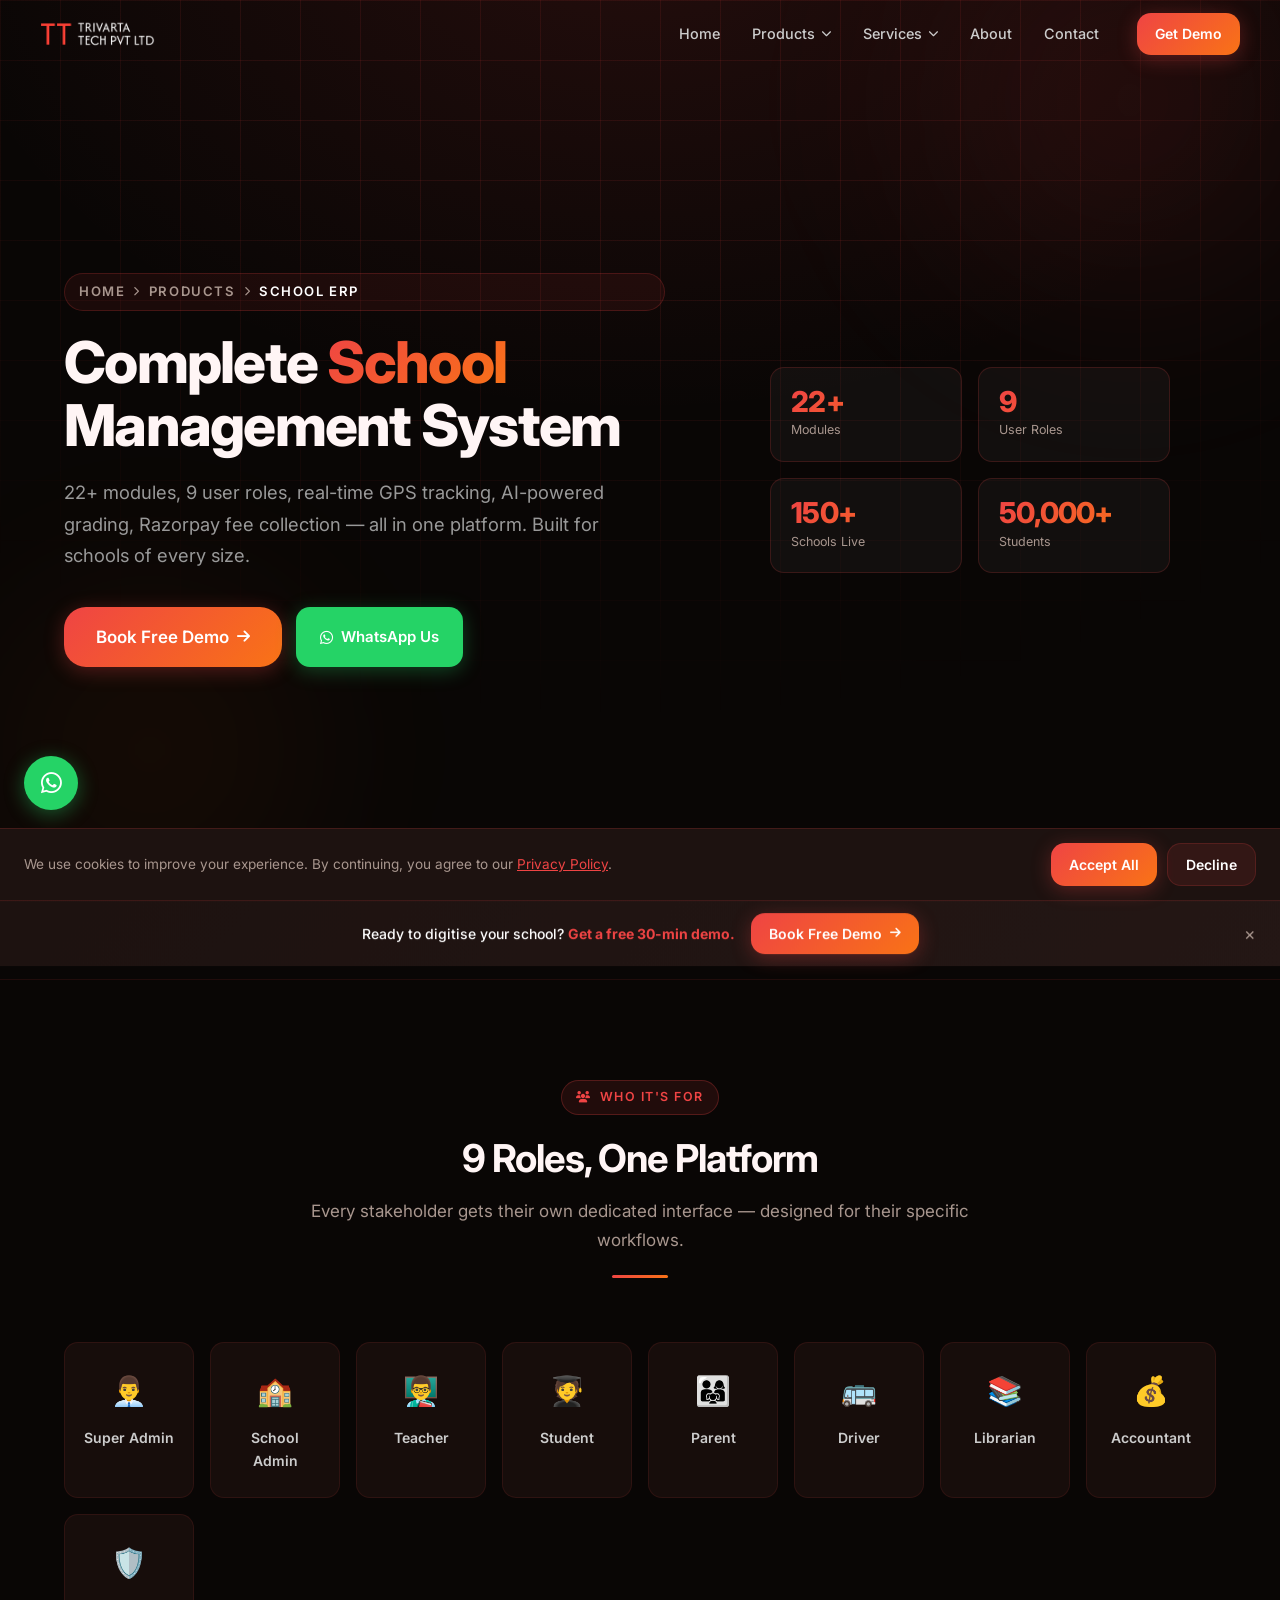
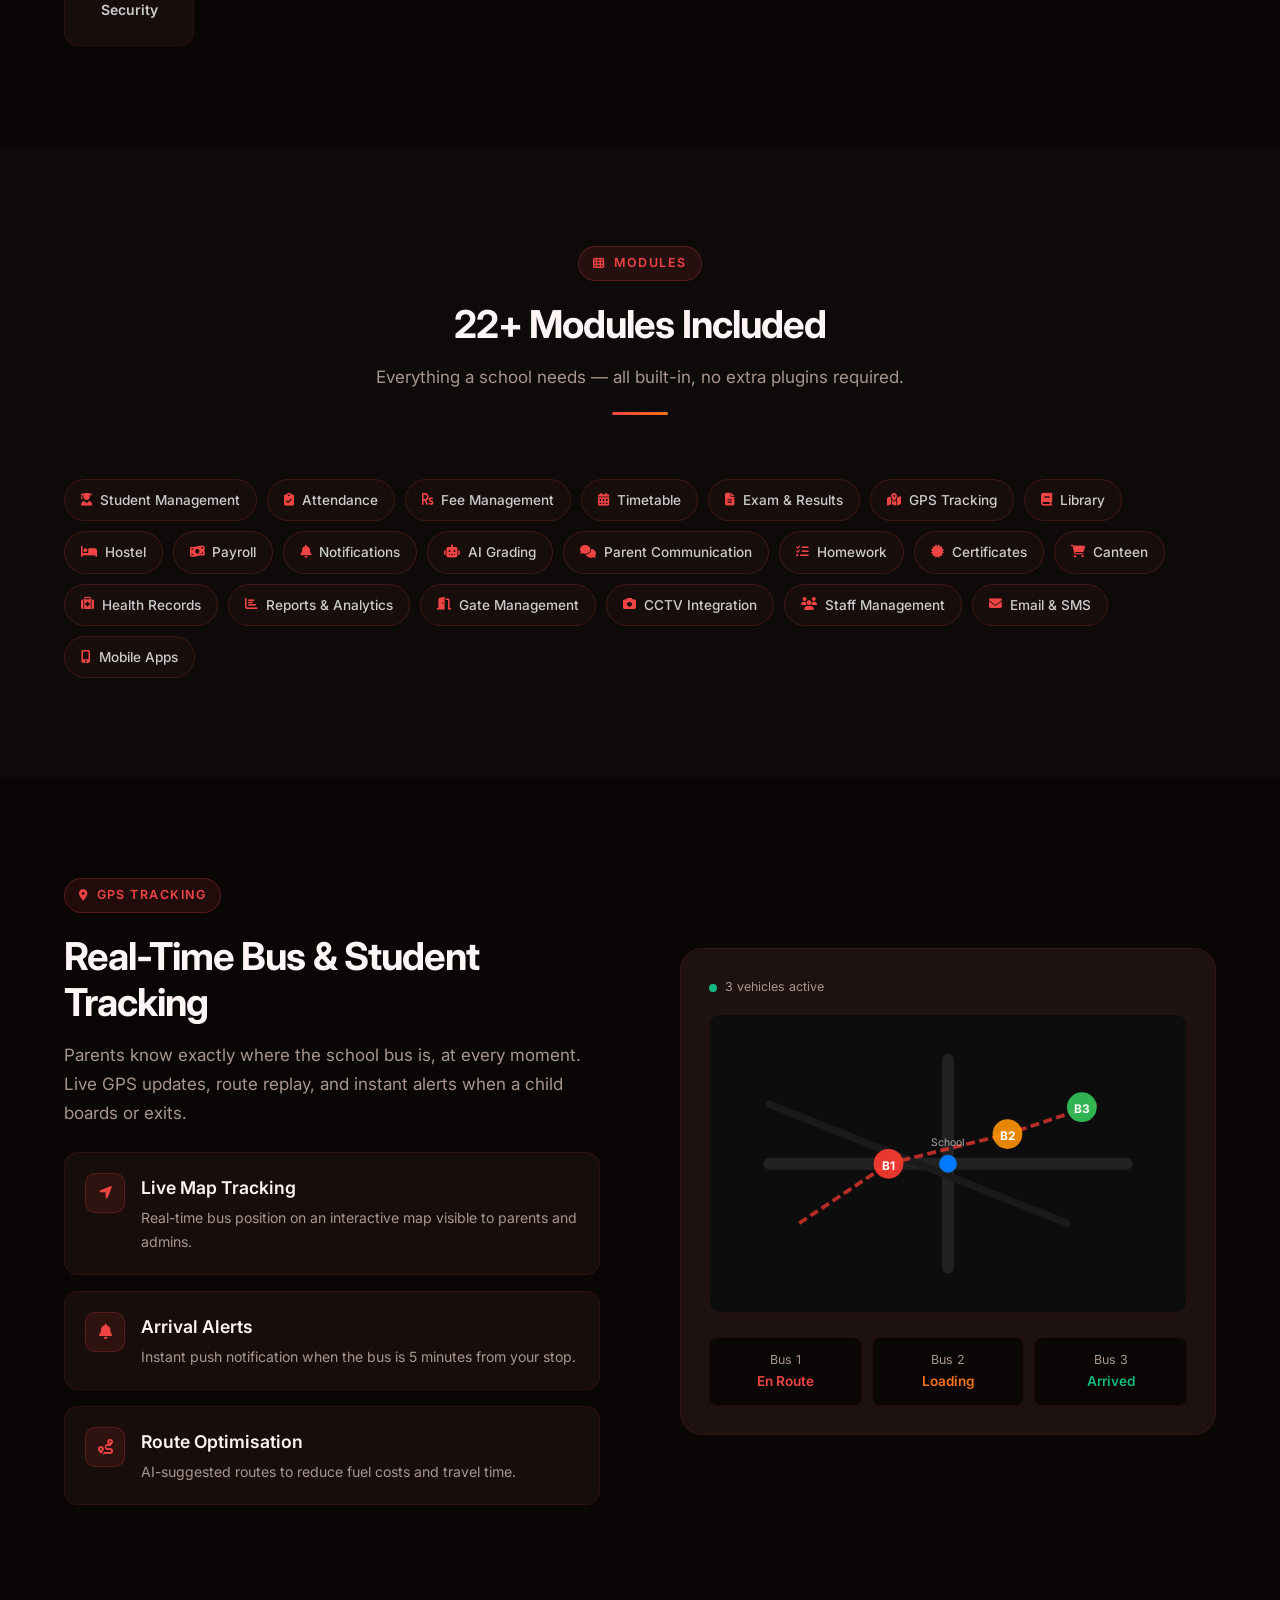
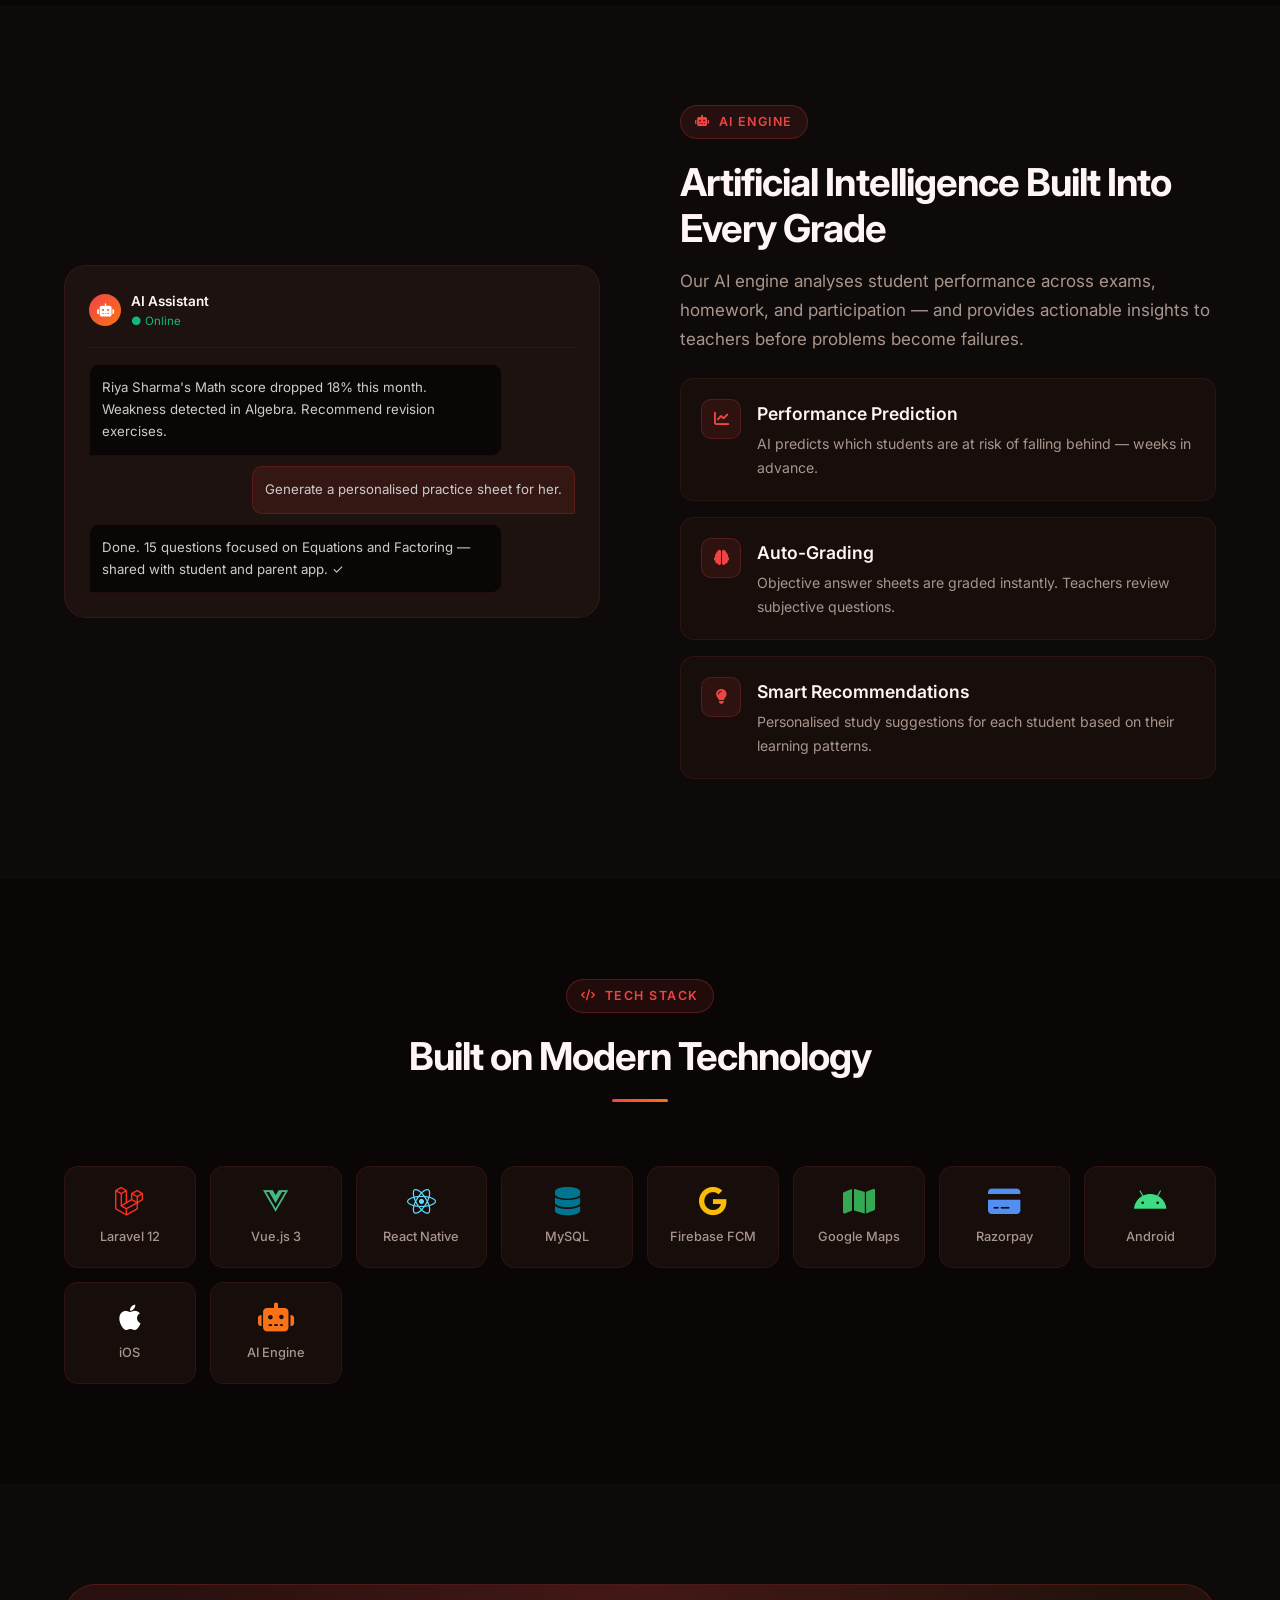
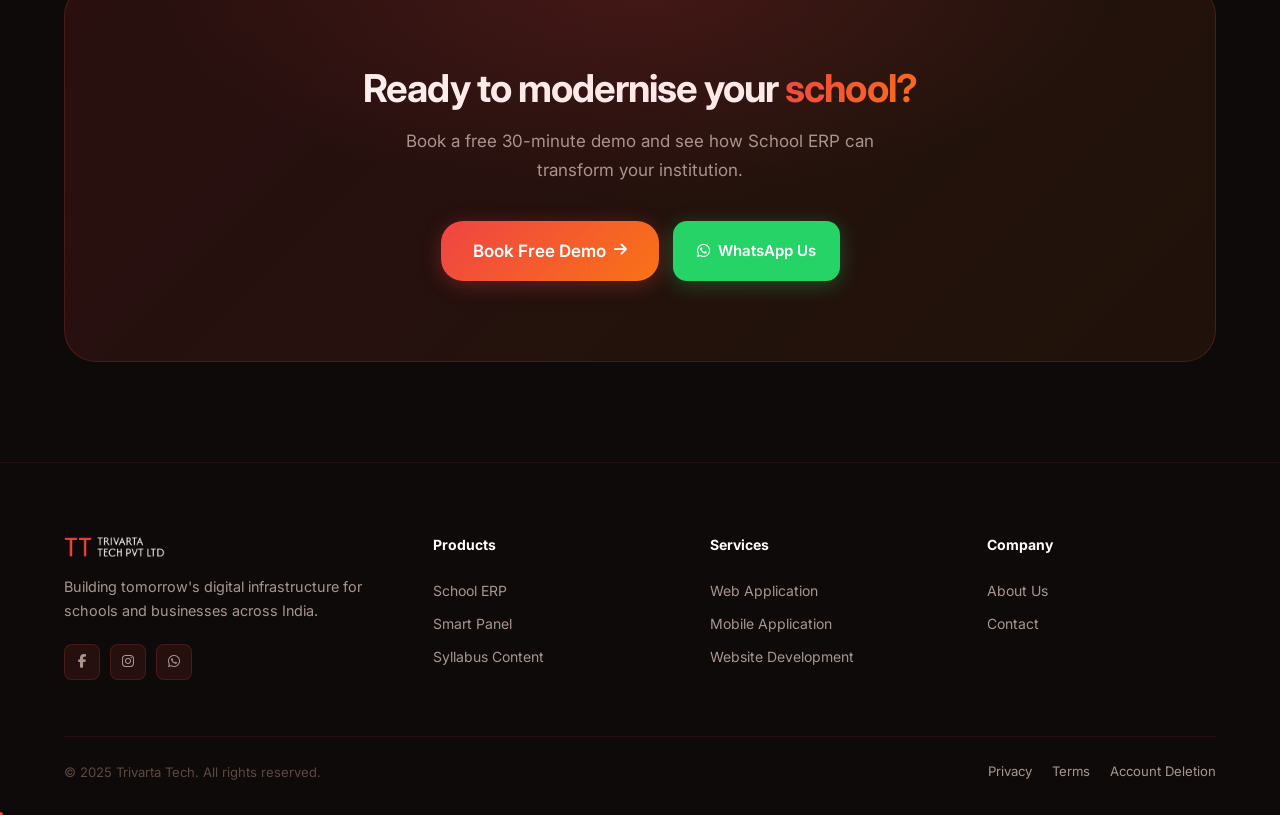
<file: school-erp.html>
<!DOCTYPE html>
<html lang="en">
<head>
  <meta charset="UTF-8"/>
  <meta name="viewport" content="width=device-width,initial-scale=1.0"/>
  <title>School ERP — Trivarta Tech</title>
  <meta name="description" content="India's most comprehensive School ERP with 22+ modules, GPS tracking, AI grading, and apps for every stakeholder."/>
  <link rel="icon" href="assets/images/favicon.png"/>
  <link rel="preconnect" href="https://fonts.googleapis.com"/>
  <link href="https://fonts.googleapis.com/css2?family=Inter:wght@400;500;600;700;800;900&display=swap" rel="stylesheet"/>
  <link rel="stylesheet" href="https://cdnjs.cloudflare.com/ajax/libs/font-awesome/6.5.1/css/all.min.css"/>
  <link rel="stylesheet" href="assets/css/style.css"/>
  <script src="assets/js/main.js" defer></script>
  <meta property="og:type" content="website"/>
  <meta property="og:url" content="https://trivarta.in/school-erp.html"/>
  <meta property="og:title" content="School ERP — Trivarta Tech"/>
  <meta property="og:description" content="Complete school management system with GPS tracking, AI grading, fee collection, attendance, and real-time parent communication."/>
  <meta property="og:image" content="https://trivarta.in/assets/images/og-image.png"/>
  <meta name="twitter:card" content="summary_large_image"/>
  <meta name="twitter:title" content="School ERP — Trivarta Tech"/>
  <meta name="twitter:description" content="Complete school management system with GPS tracking, AI grading, fee collection, attendance, and real-time parent communication."/>
</head>
<body>

<nav class="navbar">
  <div class="nav-inner">
    <a href="/" class="nav-logo"><img src="assets/images/logo.png" alt="Trivarta Tech"/></a>
    <div class="nav-links">
      <a href="/" class="nav-link">Home</a>
      <div class="nav-dropdown">
        <div class="nav-dropdown-toggle">Products <i class="fas fa-chevron-down"></i></div>
        <div class="nav-dropdown-menu">
          <a href="school-erp.html" class="nav-dropdown-item"><i class="fas fa-graduation-cap"></i>School ERP</a>
          <a href="smart-panel.html" class="nav-dropdown-item"><i class="fas fa-solar-panel"></i>Smart Panel</a>
          <a href="syllabus-content.html" class="nav-dropdown-item"><i class="fas fa-book-open"></i>Syllabus Content</a>
        </div>
      </div>
      <div class="nav-dropdown">
        <div class="nav-dropdown-toggle">Services <i class="fas fa-chevron-down"></i></div>
        <div class="nav-dropdown-menu">
          <a href="web-application.html" class="nav-dropdown-item"><i class="fas fa-globe"></i>Web Application</a>
          <a href="mobile-application.html" class="nav-dropdown-item"><i class="fas fa-mobile-alt"></i>Mobile Application</a>
          <a href="website-development.html" class="nav-dropdown-item"><i class="fas fa-code"></i>Website Development</a>
        </div>
      </div>
      <a href="about.html" class="nav-link">About</a>
      <a href="contact.html" class="nav-link">Contact</a>
    </div>
    <div class="nav-cta"><a href="contact.html" class="btn btn-primary btn-sm magnetic">Get Demo</a></div>
    <button class="nav-hamburger" aria-label="Menu"><span></span><span></span><span></span></button>
  </div>
</nav>
<div class="mobile-menu">
  <a href="/" class="mobile-nav-link"><i class="fas fa-home"></i>Home</a>
  <div class="mobile-nav-section">Products</div>
  <a href="school-erp.html" class="mobile-nav-link"><i class="fas fa-graduation-cap"></i>School ERP</a>
  <a href="smart-panel.html" class="mobile-nav-link"><i class="fas fa-solar-panel"></i>Smart Panel</a>
  <a href="syllabus-content.html" class="mobile-nav-link"><i class="fas fa-book-open"></i>Syllabus Content</a>
  <div class="mobile-nav-section">Services</div>
  <a href="web-application.html" class="mobile-nav-link"><i class="fas fa-globe"></i>Web Application</a>
  <a href="mobile-application.html" class="mobile-nav-link"><i class="fas fa-mobile-alt"></i>Mobile Application</a>
  <a href="website-development.html" class="mobile-nav-link"><i class="fas fa-code"></i>Website Development</a>
  <div class="mobile-divider"></div>
  <a href="about.html" class="mobile-nav-link"><i class="fas fa-info-circle"></i>About</a>
  <a href="contact.html" class="mobile-nav-link"><i class="fas fa-envelope"></i>Contact</a>
  <div class="mobile-divider"></div>
  <a href="contact.html" class="btn btn-primary" style="margin-top:8px">Get Demo <i class="fas fa-arrow-right"></i></a>
</div>

<!-- HERO -->
<section class="hero">
  <div class="hero-bg"></div>
  <div class="hero-grid"></div>
  <div class="orb orb-1"></div>
  <div class="orb orb-2"></div>
  <div class="container">
    <div class="hero-inner">
      <div>
        <div class="breadcrumb hero-label" style="display:flex">
          <a href="/">Home</a><i class="fas fa-chevron-right"></i>
          <a href="products.html">Products</a><i class="fas fa-chevron-right"></i>
          <span style="color:#fff">School ERP</span>
        </div>
        <h1 class="hero-title">
          <span class="hero-word">Complete</span>
          <span class="hero-word gradient-text"> School</span><br>
          <span class="hero-word">Management</span>
          <span class="hero-word"> System</span>
        </h1>
        <p class="hero-sub">22+ modules, 9 user roles, real-time GPS tracking, AI-powered grading, Razorpay fee collection — all in one platform. Built for schools of every size.</p>
        <div class="hero-actions">
          <a href="contact.html" class="btn btn-primary btn-lg magnetic">Book Free Demo <i class="fas fa-arrow-right"></i></a>
          <a href="https://wa.me/918660234312" class="btn-wa btn-lg" target="_blank" rel="noopener"><i class="fab fa-whatsapp"></i>WhatsApp Us</a>
        </div>
      </div>
      <div class="hero-visual">
        <div class="hero-stats">
          <div class="hero-stat">
            <div class="hero-stat-num gradient-text" data-counter="22" data-suffix="+">0+</div>
            <div class="hero-stat-label">Modules</div>
          </div>
          <div class="hero-stat">
            <div class="hero-stat-num gradient-text" data-counter="9">0</div>
            <div class="hero-stat-label">User Roles</div>
          </div>
          <div class="hero-stat">
            <div class="hero-stat-num gradient-text" data-counter="150" data-suffix="+">0+</div>
            <div class="hero-stat-label">Schools Live</div>
          </div>
          <div class="hero-stat">
            <div class="hero-stat-num gradient-text" data-counter="50000" data-suffix="+">0+</div>
            <div class="hero-stat-label">Students</div>
          </div>
        </div>
      </div>
    </div>
  </div>
</section>

<!-- MARQUEE -->
<div class="marquee-section">
  <div class="marquee-fade marquee-fade-left"></div>
  <div class="marquee-fade marquee-fade-right"></div>
  <div class="marquee-track">
    <span class="marquee-item"><i class="fas fa-check-circle"></i>Attendance Management</span>
    <span class="marquee-item"><i class="fas fa-check-circle"></i>Fee Collection</span>
    <span class="marquee-item"><i class="fas fa-check-circle"></i>GPS Bus Tracking</span>
    <span class="marquee-item"><i class="fas fa-check-circle"></i>AI Grading</span>
    <span class="marquee-item"><i class="fas fa-check-circle"></i>Timetable</span>
    <span class="marquee-item"><i class="fas fa-check-circle"></i>Parent App</span>
    <span class="marquee-item"><i class="fas fa-check-circle"></i>Payroll</span>
    <span class="marquee-item"><i class="fas fa-check-circle"></i>Library</span>
    <span class="marquee-item"><i class="fas fa-check-circle"></i>Hostel</span>
    <span class="marquee-item"><i class="fas fa-check-circle"></i>Razorpay Integration</span>
    <span class="marquee-item"><i class="fas fa-check-circle"></i>Attendance Management</span>
    <span class="marquee-item"><i class="fas fa-check-circle"></i>Fee Collection</span>
    <span class="marquee-item"><i class="fas fa-check-circle"></i>GPS Bus Tracking</span>
    <span class="marquee-item"><i class="fas fa-check-circle"></i>AI Grading</span>
    <span class="marquee-item"><i class="fas fa-check-circle"></i>Timetable</span>
    <span class="marquee-item"><i class="fas fa-check-circle"></i>Parent App</span>
    <span class="marquee-item"><i class="fas fa-check-circle"></i>Payroll</span>
    <span class="marquee-item"><i class="fas fa-check-circle"></i>Library</span>
    <span class="marquee-item"><i class="fas fa-check-circle"></i>Hostel</span>
    <span class="marquee-item"><i class="fas fa-check-circle"></i>Razorpay Integration</span>
  </div>
</div>

<!-- USER ROLES -->
<section class="section">
  <div class="container">
    <div class="section-head reveal">
      <div class="section-tag"><i class="fas fa-users"></i> Who It's For</div>
      <h2>9 Roles, One Platform</h2>
      <p>Every stakeholder gets their own dedicated interface — designed for their specific workflows.</p>
      <div class="divider"></div>
    </div>
    <div class="roles-grid">
      <div class="role-card reveal reveal-d1"><span class="role-icon">👨‍💼</span><h4>Super Admin</h4></div>
      <div class="role-card reveal reveal-d1"><span class="role-icon">🏫</span><h4>School Admin</h4></div>
      <div class="role-card reveal reveal-d2"><span class="role-icon">👨‍🏫</span><h4>Teacher</h4></div>
      <div class="role-card reveal reveal-d2"><span class="role-icon">🧑‍🎓</span><h4>Student</h4></div>
      <div class="role-card reveal reveal-d3"><span class="role-icon">👨‍👩‍👧</span><h4>Parent</h4></div>
      <div class="role-card reveal reveal-d3"><span class="role-icon">🚌</span><h4>Driver</h4></div>
      <div class="role-card reveal reveal-d4"><span class="role-icon">📚</span><h4>Librarian</h4></div>
      <div class="role-card reveal reveal-d4"><span class="role-icon">💰</span><h4>Accountant</h4></div>
      <div class="role-card reveal reveal-d5"><span class="role-icon">🛡️</span><h4>Security</h4></div>
    </div>
  </div>
</section>

<!-- MODULES -->
<section class="section" style="background:var(--bg2)">
  <div class="container">
    <div class="section-head reveal">
      <div class="section-tag"><i class="fas fa-th"></i> Modules</div>
      <h2>22+ Modules Included</h2>
      <p>Everything a school needs — all built-in, no extra plugins required.</p>
      <div class="divider"></div>
    </div>
    <div class="module-grid reveal">
      <span class="module-chip"><i class="fas fa-user-graduate"></i>Student Management</span>
      <span class="module-chip"><i class="fas fa-clipboard-check"></i>Attendance</span>
      <span class="module-chip"><i class="fas fa-rupee-sign"></i>Fee Management</span>
      <span class="module-chip"><i class="fas fa-calendar-alt"></i>Timetable</span>
      <span class="module-chip"><i class="fas fa-file-alt"></i>Exam & Results</span>
      <span class="module-chip"><i class="fas fa-map-marked-alt"></i>GPS Tracking</span>
      <span class="module-chip"><i class="fas fa-book"></i>Library</span>
      <span class="module-chip"><i class="fas fa-bed"></i>Hostel</span>
      <span class="module-chip"><i class="fas fa-money-bill-wave"></i>Payroll</span>
      <span class="module-chip"><i class="fas fa-bell"></i>Notifications</span>
      <span class="module-chip"><i class="fas fa-robot"></i>AI Grading</span>
      <span class="module-chip"><i class="fas fa-comments"></i>Parent Communication</span>
      <span class="module-chip"><i class="fas fa-tasks"></i>Homework</span>
      <span class="module-chip"><i class="fas fa-certificate"></i>Certificates</span>
      <span class="module-chip"><i class="fas fa-shopping-cart"></i>Canteen</span>
      <span class="module-chip"><i class="fas fa-medkit"></i>Health Records</span>
      <span class="module-chip"><i class="fas fa-chart-bar"></i>Reports & Analytics</span>
      <span class="module-chip"><i class="fas fa-door-open"></i>Gate Management</span>
      <span class="module-chip"><i class="fas fa-camera"></i>CCTV Integration</span>
      <span class="module-chip"><i class="fas fa-users"></i>Staff Management</span>
      <span class="module-chip"><i class="fas fa-envelope"></i>Email & SMS</span>
      <span class="module-chip"><i class="fas fa-mobile-alt"></i>Mobile Apps</span>
    </div>
  </div>
</section>

<!-- GPS FEATURE -->
<section class="section">
  <div class="container">
    <div class="split">
      <div class="reveal-l">
        <div class="section-tag"><i class="fas fa-map-marker-alt"></i> GPS Tracking</div>
        <h2>Real-Time Bus & Student Tracking</h2>
        <p style="margin-top:16px;margin-bottom:24px">Parents know exactly where the school bus is, at every moment. Live GPS updates, route replay, and instant alerts when a child boards or exits.</p>
        <div class="feature-list">
          <div class="feature-item">
            <div class="feature-icon"><i class="fas fa-location-arrow"></i></div>
            <div><h4>Live Map Tracking</h4><p>Real-time bus position on an interactive map visible to parents and admins.</p></div>
          </div>
          <div class="feature-item">
            <div class="feature-icon"><i class="fas fa-bell"></i></div>
            <div><h4>Arrival Alerts</h4><p>Instant push notification when the bus is 5 minutes from your stop.</p></div>
          </div>
          <div class="feature-item">
            <div class="feature-icon"><i class="fas fa-route"></i></div>
            <div><h4>Route Optimisation</h4><p>AI-suggested routes to reduce fuel costs and travel time.</p></div>
          </div>
        </div>
      </div>
      <div class="reveal-r">
        <div class="card" style="background:var(--s2);padding:28px">
          <div style="font-size:0.78rem;color:var(--muted);margin-bottom:16px;display:flex;align-items:center;gap:8px">
            <span style="width:8px;height:8px;background:var(--green);border-radius:50%;display:inline-block"></span>
            3 vehicles active
          </div>
          <!-- SVG map mockup -->
          <svg viewBox="0 0 320 200" xmlns="http://www.w3.org/2000/svg" style="width:100%;border-radius:10px;background:#0d0d0d;border:1px solid var(--b1)">
            <line x1="40" y1="100" x2="280" y2="100" stroke="#222" stroke-width="8" stroke-linecap="round"/>
            <line x1="160" y1="30" x2="160" y2="170" stroke="#222" stroke-width="8" stroke-linecap="round"/>
            <line x1="40" y1="60" x2="240" y2="140" stroke="#1a1a1a" stroke-width="5" stroke-linecap="round"/>
            <!-- route line -->
            <polyline points="60,140 120,100 200,80 260,60" fill="none" stroke="#FF3B30" stroke-width="2.5" stroke-dasharray="6,3" opacity="0.7"/>
            <!-- bus icons -->
            <circle cx="120" cy="100" r="10" fill="#FF3B30" opacity="0.9"/>
            <text x="120" y="104" text-anchor="middle" fill="#fff" font-size="8" font-weight="bold">B1</text>
            <circle cx="200" cy="80" r="10" fill="#FF9500" opacity="0.9"/>
            <text x="200" y="84" text-anchor="middle" fill="#fff" font-size="8" font-weight="bold">B2</text>
            <circle cx="250" cy="62" r="10" fill="#34C759" opacity="0.9"/>
            <text x="250" y="66" text-anchor="middle" fill="#fff" font-size="8" font-weight="bold">B3</text>
            <!-- school marker -->
            <circle cx="160" cy="100" r="6" fill="#007AFF"/>
            <text x="160" y="88" text-anchor="middle" fill="#aaa" font-size="7">School</text>
          </svg>
          <div style="display:flex;gap:10px;margin-top:16px">
            <div style="flex:1;background:var(--bg);border-radius:8px;padding:12px;border:1px solid var(--b1);text-align:center">
              <div style="font-size:0.78rem;color:var(--muted)">Bus 1</div>
              <div style="font-size:0.85rem;font-weight:600;color:var(--red)">En Route</div>
            </div>
            <div style="flex:1;background:var(--bg);border-radius:8px;padding:12px;border:1px solid var(--b1);text-align:center">
              <div style="font-size:0.78rem;color:var(--muted)">Bus 2</div>
              <div style="font-size:0.85rem;font-weight:600;color:var(--orange)">Loading</div>
            </div>
            <div style="flex:1;background:var(--bg);border-radius:8px;padding:12px;border:1px solid var(--b1);text-align:center">
              <div style="font-size:0.78rem;color:var(--muted)">Bus 3</div>
              <div style="font-size:0.85rem;font-weight:600;color:var(--green)">Arrived</div>
            </div>
          </div>
        </div>
      </div>
    </div>
  </div>
</section>

<!-- AI FEATURE -->
<section class="section" style="background:var(--bg2)">
  <div class="container">
    <div class="split flip">
      <div class="reveal-r">
        <div class="section-tag"><i class="fas fa-robot"></i> AI Engine</div>
        <h2>Artificial Intelligence Built Into Every Grade</h2>
        <p style="margin-top:16px;margin-bottom:24px">Our AI engine analyses student performance across exams, homework, and participation — and provides actionable insights to teachers before problems become failures.</p>
        <div class="feature-list">
          <div class="feature-item">
            <div class="feature-icon"><i class="fas fa-chart-line"></i></div>
            <div><h4>Performance Prediction</h4><p>AI predicts which students are at risk of falling behind — weeks in advance.</p></div>
          </div>
          <div class="feature-item">
            <div class="feature-icon"><i class="fas fa-brain"></i></div>
            <div><h4>Auto-Grading</h4><p>Objective answer sheets are graded instantly. Teachers review subjective questions.</p></div>
          </div>
          <div class="feature-item">
            <div class="feature-icon"><i class="fas fa-lightbulb"></i></div>
            <div><h4>Smart Recommendations</h4><p>Personalised study suggestions for each student based on their learning patterns.</p></div>
          </div>
        </div>
      </div>
      <div class="reveal-l">
        <div class="card" style="background:var(--s2);padding:24px">
          <div style="display:flex;align-items:center;gap:10px;margin-bottom:16px;padding-bottom:16px;border-bottom:1px solid var(--b1)">
            <div style="width:32px;height:32px;background:var(--grad);border-radius:50%;display:flex;align-items:center;justify-content:center;font-size:0.85rem;color:#fff"><i class="fas fa-robot"></i></div>
            <div>
              <div style="font-size:0.85rem;font-weight:600">AI Assistant</div>
              <div style="font-size:0.72rem;color:var(--green)">● Online</div>
            </div>
          </div>
          <div style="display:flex;flex-direction:column;gap:10px">
            <div style="background:var(--bg);border-radius:10px 10px 10px 2px;padding:12px;border:1px solid var(--b1);max-width:85%;font-size:0.83rem;color:#ccc">
              Riya Sharma's Math score dropped 18% this month. Weakness detected in Algebra. Recommend revision exercises.
            </div>
            <div style="background:rgba(255,59,48,0.1);border-radius:10px 10px 2px 10px;padding:12px;border:1px solid rgba(255,59,48,0.2);max-width:85%;margin-left:auto;font-size:0.83rem;color:#ccc">
              Generate a personalised practice sheet for her.
            </div>
            <div style="background:var(--bg);border-radius:10px 10px 10px 2px;padding:12px;border:1px solid var(--b1);max-width:85%;font-size:0.83rem;color:#ccc">
              Done. 15 questions focused on Equations and Factoring — shared with student and parent app. ✓
            </div>
          </div>
        </div>
      </div>
    </div>
  </div>
</section>

<!-- TECH STACK -->
<section class="section">
  <div class="container">
    <div class="section-head reveal">
      <div class="section-tag"><i class="fas fa-code"></i> Tech Stack</div>
      <h2>Built on Modern Technology</h2>
      <div class="divider"></div>
    </div>
    <div class="tech-grid reveal">
      <div class="tech-item"><i class="fab fa-laravel" style="color:#FF2D20"></i><h4>Laravel 12</h4></div>
      <div class="tech-item"><i class="fab fa-vuejs" style="color:#42B883"></i><h4>Vue.js 3</h4></div>
      <div class="tech-item"><i class="fab fa-react" style="color:#61DAFB"></i><h4>React Native</h4></div>
      <div class="tech-item"><i class="fas fa-database" style="color:#00758F"></i><h4>MySQL</h4></div>
      <div class="tech-item"><i class="fab fa-google" style="color:#FBBC05"></i><h4>Firebase FCM</h4></div>
      <div class="tech-item"><i class="fas fa-map" style="color:#34A853"></i><h4>Google Maps</h4></div>
      <div class="tech-item"><i class="fas fa-credit-card" style="color:#528FF0"></i><h4>Razorpay</h4></div>
      <div class="tech-item"><i class="fab fa-android" style="color:#3DDC84"></i><h4>Android</h4></div>
      <div class="tech-item"><i class="fab fa-apple" style="color:#fff"></i><h4>iOS</h4></div>
      <div class="tech-item"><i class="fas fa-robot" style="color:var(--orange)"></i><h4>AI Engine</h4></div>
    </div>
  </div>
</section>

<!-- CTA -->
<section class="section" style="background:var(--bg2)">
  <div class="container">
    <div class="cta-block reveal">
      <h2>Ready to modernise your <span class="gradient-text">school?</span></h2>
      <p>Book a free 30-minute demo and see how School ERP can transform your institution.</p>
      <div class="cta-actions">
        <a href="contact.html" class="btn btn-primary btn-lg magnetic">Book Free Demo <i class="fas fa-arrow-right"></i></a>
        <a href="https://wa.me/918660234312" class="btn-wa btn-lg" target="_blank" rel="noopener"><i class="fab fa-whatsapp"></i>WhatsApp Us</a>
      </div>
    </div>
  </div>
</section>

<footer class="footer">
  <div class="container">
    <div class="footer-grid">
      <div class="footer-brand">
        <div class="footer-logo"><img src="assets/images/logo.png" alt="Trivarta Tech"/></div>
        <p>Building tomorrow's digital infrastructure for schools and businesses across India.</p>
        <div class="footer-social">
          <a href="https://www.facebook.com/share/1b9g1ammKU/?mibextid=wwXIfr" aria-label="Facebook" target="_blank" rel="noopener"><i class="fab fa-facebook-f"></i></a>
          <a href="https://www.instagram.com/trivarta_tech.pvt_ltd?igsh=MXF6M2E4aDhtMnczaw%3D%3D&utm_source=qr" aria-label="Instagram" target="_blank" rel="noopener"><i class="fab fa-instagram"></i></a>
          <a href="https://wa.me/918660234312" aria-label="WhatsApp" target="_blank" rel="noopener"><i class="fab fa-whatsapp"></i></a>
        </div>
      </div>
      <div class="footer-col"><h4>Products</h4><a href="school-erp.html">School ERP</a><a href="smart-panel.html">Smart Panel</a><a href="syllabus-content.html">Syllabus Content</a></div>
      <div class="footer-col"><h4>Services</h4><a href="web-application.html">Web Application</a><a href="mobile-application.html">Mobile Application</a><a href="website-development.html">Website Development</a></div>
      <div class="footer-col"><h4>Company</h4><a href="about.html">About Us</a><a href="contact.html">Contact</a></div>
    </div>
    <div class="footer-bottom">
      <p>&copy; 2025 Trivarta Tech. All rights reserved.</p>
      <div style="display:flex;gap:20px"><a href="privacy-policy.html">Privacy</a><a href="terms-and-conditions.html">Terms</a><a href="account-deletion.html">Account Deletion</a></div>
    </div>
  </div>
</footer>

<!-- Floating WhatsApp -->
<a href="https://wa.me/918660234312" class="wa-float" target="_blank" rel="noopener" aria-label="Chat on WhatsApp"><i class="fab fa-whatsapp"></i></a>

<!-- Sticky CTA -->
<div class="sticky-cta">
  <p>Ready to digitise your school? <strong>Get a free 30-min demo.</strong></p>
  <a href="contact.html" class="btn btn-primary btn-sm">Book Free Demo <i class="fas fa-arrow-right"></i></a>
  <button class="sticky-cta-close" aria-label="Close">&times;</button>
</div>
</body>
</html>
</file>
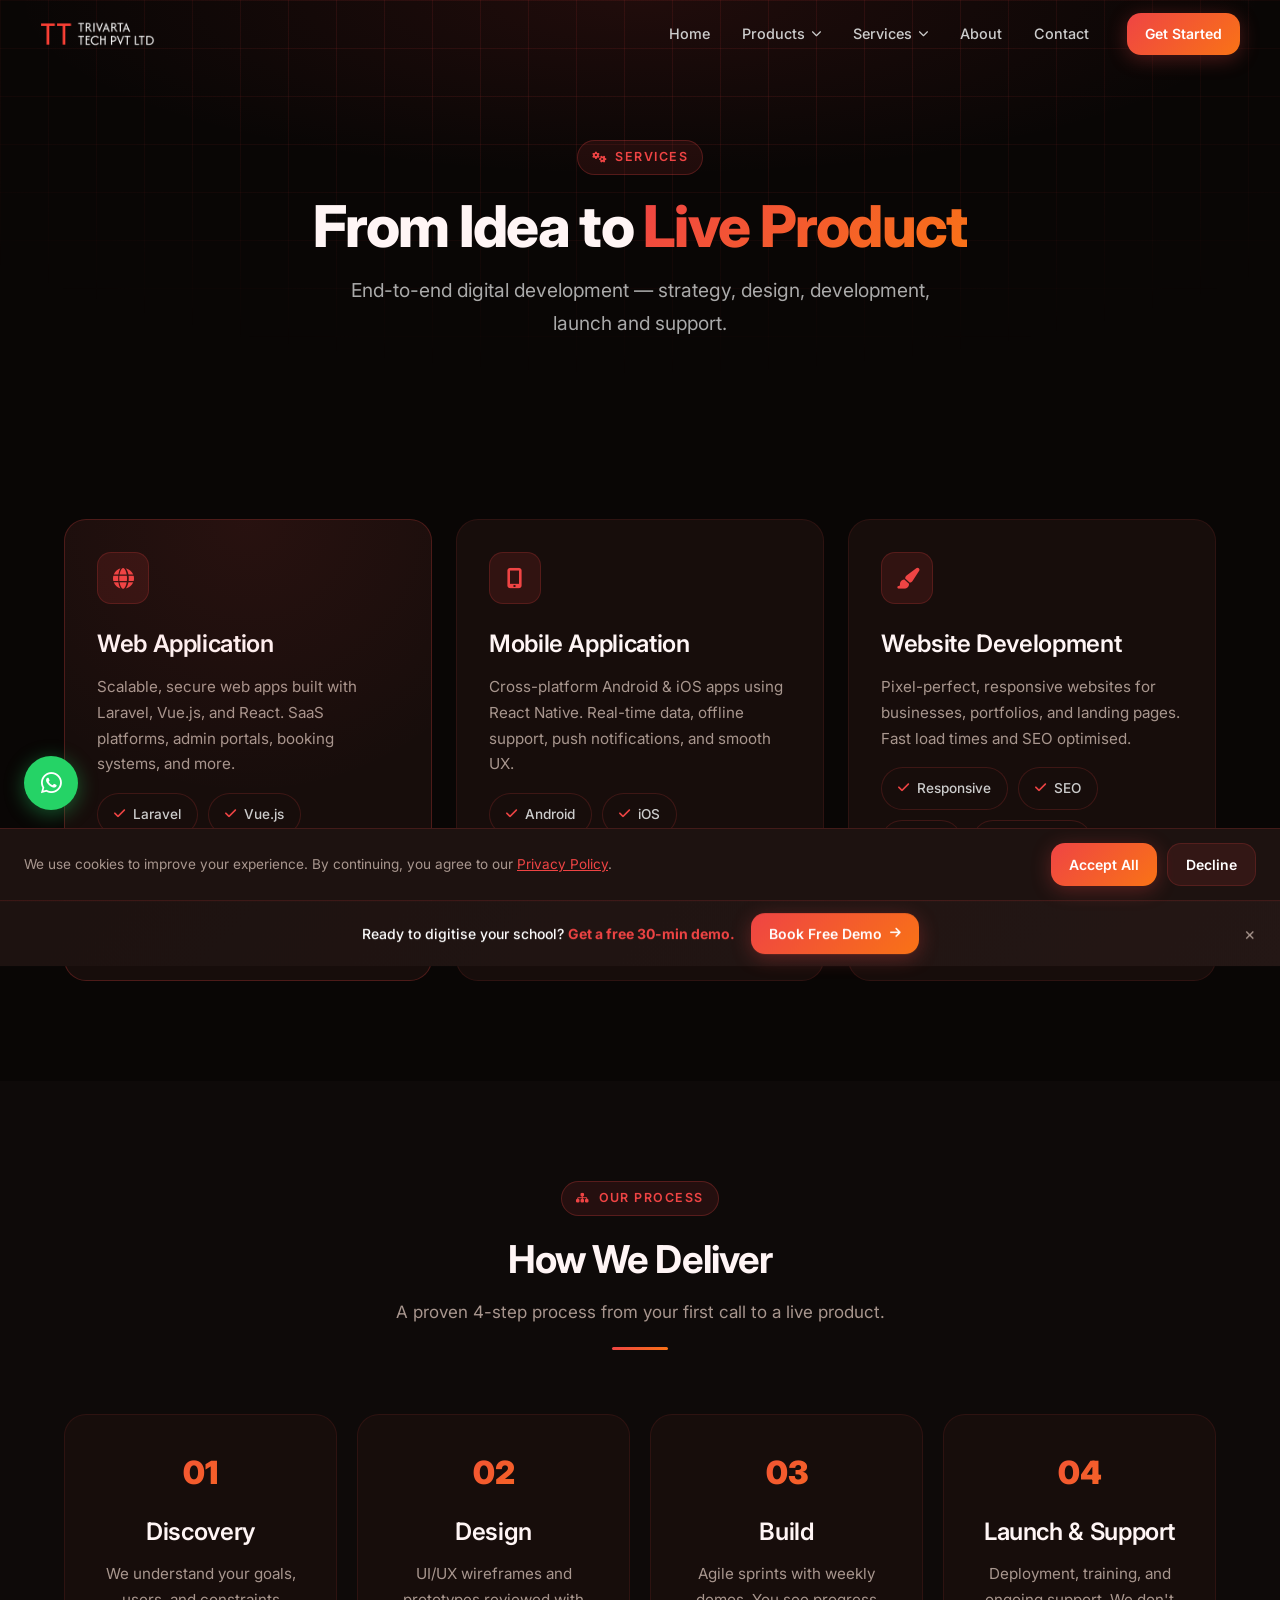
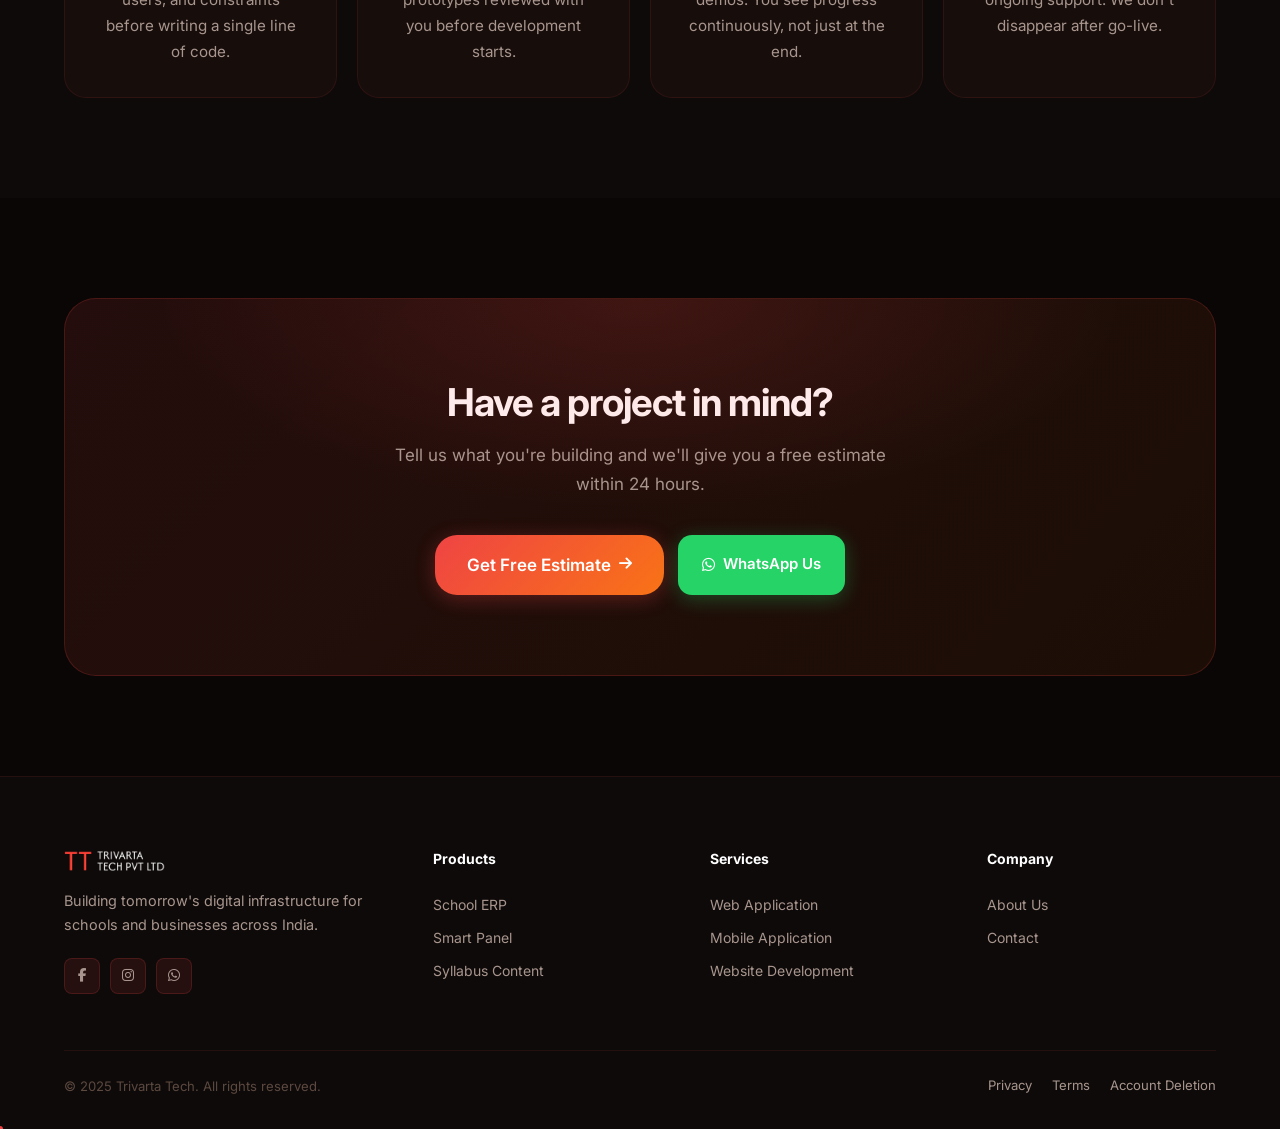
<file: services.html>
<!DOCTYPE html>
<html lang="en">
<head>
  <meta charset="UTF-8"/>
  <meta name="viewport" content="width=device-width,initial-scale=1.0"/>
  <title>Services — Trivarta Tech</title>
  <meta name="description" content="Web applications, mobile apps, and website development by Trivarta Tech."/>
  <link rel="icon" href="assets/images/favicon.png"/>
  <link rel="preconnect" href="https://fonts.googleapis.com"/>
  <link href="https://fonts.googleapis.com/css2?family=Inter:wght@400;500;600;700;800;900&display=swap" rel="stylesheet"/>
  <link rel="stylesheet" href="https://cdnjs.cloudflare.com/ajax/libs/font-awesome/6.5.1/css/all.min.css"/>
  <link rel="stylesheet" href="assets/css/style.css"/>
  <script src="assets/js/main.js" defer></script>
  <meta property="og:type" content="website"/>
  <meta property="og:url" content="https://trivarta.in/services.html"/>
  <meta property="og:title" content="Services — Trivarta Tech"/>
  <meta property="og:description" content="End-to-end digital services from Trivarta Tech — web applications, mobile apps, and website development for schools and businesses."/>
  <meta property="og:image" content="https://trivarta.in/assets/images/og-image.png"/>
  <meta name="twitter:card" content="summary_large_image"/>
  <meta name="twitter:title" content="Services — Trivarta Tech"/>
  <meta name="twitter:description" content="End-to-end digital services from Trivarta Tech — web applications, mobile apps, and website development for schools and businesses."/>
</head>
<body>

<nav class="navbar">
  <div class="nav-inner">
    <a href="/" class="nav-logo"><img src="assets/images/logo.png" alt="Trivarta Tech"/></a>
    <div class="nav-links">
      <a href="/" class="nav-link">Home</a>
      <div class="nav-dropdown">
        <div class="nav-dropdown-toggle">Products <i class="fas fa-chevron-down"></i></div>
        <div class="nav-dropdown-menu">
          <a href="school-erp.html" class="nav-dropdown-item"><i class="fas fa-graduation-cap"></i>School ERP</a>
          <a href="smart-panel.html" class="nav-dropdown-item"><i class="fas fa-solar-panel"></i>Smart Panel</a>
          <a href="syllabus-content.html" class="nav-dropdown-item"><i class="fas fa-book-open"></i>Syllabus Content</a>
        </div>
      </div>
      <div class="nav-dropdown">
        <div class="nav-dropdown-toggle">Services <i class="fas fa-chevron-down"></i></div>
        <div class="nav-dropdown-menu">
          <a href="web-application.html" class="nav-dropdown-item"><i class="fas fa-globe"></i>Web Application</a>
          <a href="mobile-application.html" class="nav-dropdown-item"><i class="fas fa-mobile-alt"></i>Mobile Application</a>
          <a href="website-development.html" class="nav-dropdown-item"><i class="fas fa-code"></i>Website Development</a>
        </div>
      </div>
      <a href="about.html" class="nav-link">About</a>
      <a href="contact.html" class="nav-link">Contact</a>
    </div>
    <div class="nav-cta"><a href="contact.html" class="btn btn-primary btn-sm magnetic">Get Started</a></div>
    <button class="nav-hamburger" aria-label="Menu"><span></span><span></span><span></span></button>
  </div>
</nav>
<div class="mobile-menu">
  <a href="/" class="mobile-nav-link"><i class="fas fa-home"></i>Home</a>
  <div class="mobile-nav-section">Products</div>
  <a href="school-erp.html" class="mobile-nav-link"><i class="fas fa-graduation-cap"></i>School ERP</a>
  <a href="smart-panel.html" class="mobile-nav-link"><i class="fas fa-solar-panel"></i>Smart Panel</a>
  <a href="syllabus-content.html" class="mobile-nav-link"><i class="fas fa-book-open"></i>Syllabus Content</a>
  <div class="mobile-nav-section">Services</div>
  <a href="web-application.html" class="mobile-nav-link"><i class="fas fa-globe"></i>Web Application</a>
  <a href="mobile-application.html" class="mobile-nav-link"><i class="fas fa-mobile-alt"></i>Mobile Application</a>
  <a href="website-development.html" class="mobile-nav-link"><i class="fas fa-code"></i>Website Development</a>
  <div class="mobile-divider"></div>
  <a href="about.html" class="mobile-nav-link"><i class="fas fa-info-circle"></i>About</a>
  <a href="contact.html" class="mobile-nav-link"><i class="fas fa-envelope"></i>Contact</a>
  <div class="mobile-divider"></div>
  <a href="contact.html" class="btn btn-primary" style="margin-top:8px">Get Started <i class="fas fa-arrow-right"></i></a>
</div>

<section class="page-hero">
  <div class="page-hero-bg"></div>
  <div class="page-hero-grid"></div>
  <div class="container">
    <div class="section-tag reveal"><i class="fas fa-cogs"></i> Services</div>
    <h1 class="reveal">From Idea to <span class="gradient-text">Live Product</span></h1>
    <p class="lead reveal" style="margin-top:16px">End-to-end digital development — strategy, design, development, launch and support.</p>
  </div>
</section>

<section class="section">
  <div class="container">
    <div class="grid-3">
      <div class="card card-featured reveal reveal-d1">
        <div class="card-icon"><i class="fas fa-globe"></i></div>
        <h3>Web Application</h3>
        <p>Scalable, secure web apps built with Laravel, Vue.js, and React. SaaS platforms, admin portals, booking systems, and more.</p>
        <div class="module-grid" style="margin:16px 0">
          <span class="module-chip"><i class="fas fa-check"></i>Laravel</span>
          <span class="module-chip"><i class="fas fa-check"></i>Vue.js</span>
          <span class="module-chip"><i class="fas fa-check"></i>React</span>
          <span class="module-chip"><i class="fas fa-check"></i>REST API</span>
        </div>
        <a href="web-application.html" class="card-link">Learn More <i class="fas fa-arrow-right"></i></a>
      </div>
      <div class="card reveal reveal-d2">
        <div class="card-icon"><i class="fas fa-mobile-alt"></i></div>
        <h3>Mobile Application</h3>
        <p>Cross-platform Android & iOS apps using React Native. Real-time data, offline support, push notifications, and smooth UX.</p>
        <div class="module-grid" style="margin:16px 0">
          <span class="module-chip"><i class="fas fa-check"></i>Android</span>
          <span class="module-chip"><i class="fas fa-check"></i>iOS</span>
          <span class="module-chip"><i class="fas fa-check"></i>Firebase</span>
          <span class="module-chip"><i class="fas fa-check"></i>Offline</span>
        </div>
        <a href="mobile-application.html" class="card-link">Learn More <i class="fas fa-arrow-right"></i></a>
      </div>
      <div class="card reveal reveal-d3">
        <div class="card-icon"><i class="fas fa-paint-brush"></i></div>
        <h3>Website Development</h3>
        <p>Pixel-perfect, responsive websites for businesses, portfolios, and landing pages. Fast load times and SEO optimised.</p>
        <div class="module-grid" style="margin:16px 0">
          <span class="module-chip"><i class="fas fa-check"></i>Responsive</span>
          <span class="module-chip"><i class="fas fa-check"></i>SEO</span>
          <span class="module-chip"><i class="fas fa-check"></i>Fast</span>
          <span class="module-chip"><i class="fas fa-check"></i>Modern UI</span>
        </div>
        <a href="website-development.html" class="card-link">Learn More <i class="fas fa-arrow-right"></i></a>
      </div>
    </div>
  </div>
</section>

<!-- PROCESS -->
<section class="section" style="background:var(--bg2)">
  <div class="container">
    <div class="section-head reveal">
      <div class="section-tag"><i class="fas fa-sitemap"></i> Our Process</div>
      <h2>How We Deliver</h2>
      <p>A proven 4-step process from your first call to a live product.</p>
      <div class="divider"></div>
    </div>
    <div class="grid-4">
      <div class="card reveal reveal-d1" style="text-align:center">
        <div style="font-size:2rem;font-weight:900;background:var(--grad);-webkit-background-clip:text;-webkit-text-fill-color:transparent;margin-bottom:12px">01</div>
        <h3>Discovery</h3>
        <p>We understand your goals, users, and constraints before writing a single line of code.</p>
      </div>
      <div class="card reveal reveal-d2" style="text-align:center">
        <div style="font-size:2rem;font-weight:900;background:var(--grad);-webkit-background-clip:text;-webkit-text-fill-color:transparent;margin-bottom:12px">02</div>
        <h3>Design</h3>
        <p>UI/UX wireframes and prototypes reviewed with you before development starts.</p>
      </div>
      <div class="card reveal reveal-d3" style="text-align:center">
        <div style="font-size:2rem;font-weight:900;background:var(--grad);-webkit-background-clip:text;-webkit-text-fill-color:transparent;margin-bottom:12px">03</div>
        <h3>Build</h3>
        <p>Agile sprints with weekly demos. You see progress continuously, not just at the end.</p>
      </div>
      <div class="card reveal reveal-d4" style="text-align:center">
        <div style="font-size:2rem;font-weight:900;background:var(--grad);-webkit-background-clip:text;-webkit-text-fill-color:transparent;margin-bottom:12px">04</div>
        <h3>Launch & Support</h3>
        <p>Deployment, training, and ongoing support. We don't disappear after go-live.</p>
      </div>
    </div>
  </div>
</section>

<section class="section">
  <div class="container">
    <div class="cta-block reveal">
      <h2>Have a project in mind?</h2>
      <p>Tell us what you're building and we'll give you a free estimate within 24 hours.</p>
      <div class="cta-actions">
        <a href="contact.html" class="btn btn-primary btn-lg magnetic">Get Free Estimate <i class="fas fa-arrow-right"></i></a>
        <a href="https://wa.me/918660234312" class="btn-wa btn-lg" target="_blank" rel="noopener"><i class="fab fa-whatsapp"></i>WhatsApp Us</a>
      </div>
    </div>
  </div>
</section>

<footer class="footer">
  <div class="container">
    <div class="footer-grid">
      <div class="footer-brand">
        <div class="footer-logo"><img src="assets/images/logo.png" alt="Trivarta Tech"/></div>
        <p>Building tomorrow's digital infrastructure for schools and businesses across India.</p>
        <div class="footer-social">
          <a href="https://www.facebook.com/share/1b9g1ammKU/?mibextid=wwXIfr" aria-label="Facebook" target="_blank" rel="noopener"><i class="fab fa-facebook-f"></i></a>
          <a href="https://www.instagram.com/trivarta_tech.pvt_ltd?igsh=MXF6M2E4aDhtMnczaw%3D%3D&utm_source=qr" aria-label="Instagram" target="_blank" rel="noopener"><i class="fab fa-instagram"></i></a>
          <a href="https://wa.me/918660234312" aria-label="WhatsApp" target="_blank" rel="noopener"><i class="fab fa-whatsapp"></i></a>
        </div>
      </div>
      <div class="footer-col"><h4>Products</h4><a href="school-erp.html">School ERP</a><a href="smart-panel.html">Smart Panel</a><a href="syllabus-content.html">Syllabus Content</a></div>
      <div class="footer-col"><h4>Services</h4><a href="web-application.html">Web Application</a><a href="mobile-application.html">Mobile Application</a><a href="website-development.html">Website Development</a></div>
      <div class="footer-col"><h4>Company</h4><a href="about.html">About Us</a><a href="contact.html">Contact</a></div>
    </div>
    <div class="footer-bottom">
      <p>&copy; 2025 Trivarta Tech. All rights reserved.</p>
      <div style="display:flex;gap:20px"><a href="privacy-policy.html">Privacy</a><a href="terms-and-conditions.html">Terms</a><a href="account-deletion.html">Account Deletion</a></div>
    </div>
  </div>
</footer>

<!-- Floating WhatsApp -->
<a href="https://wa.me/918660234312" class="wa-float" target="_blank" rel="noopener" aria-label="Chat on WhatsApp"><i class="fab fa-whatsapp"></i></a>

<!-- Sticky CTA -->
<div class="sticky-cta">
  <p>Ready to digitise your school? <strong>Get a free 30-min demo.</strong></p>
  <a href="contact.html" class="btn btn-primary btn-sm">Book Free Demo <i class="fas fa-arrow-right"></i></a>
  <button class="sticky-cta-close" aria-label="Close">&times;</button>
</div>
</body>
</html>
</file>
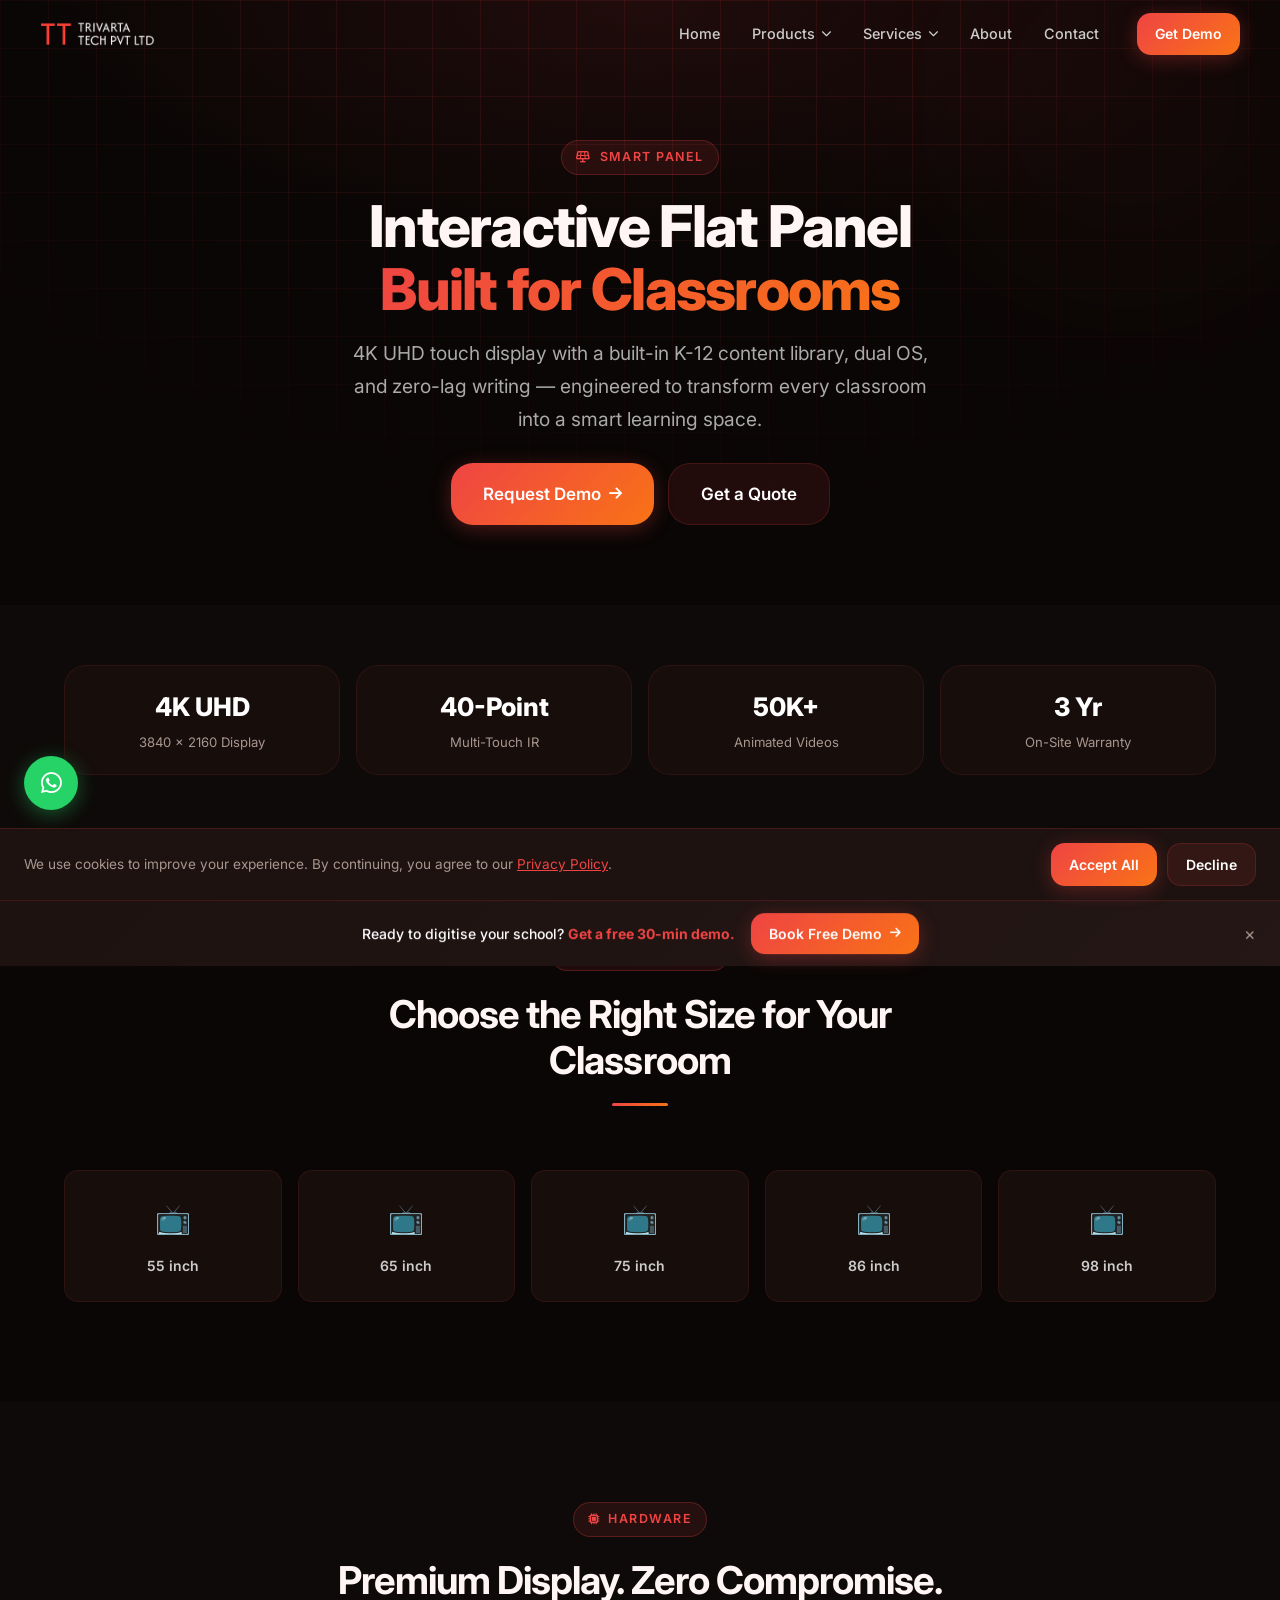
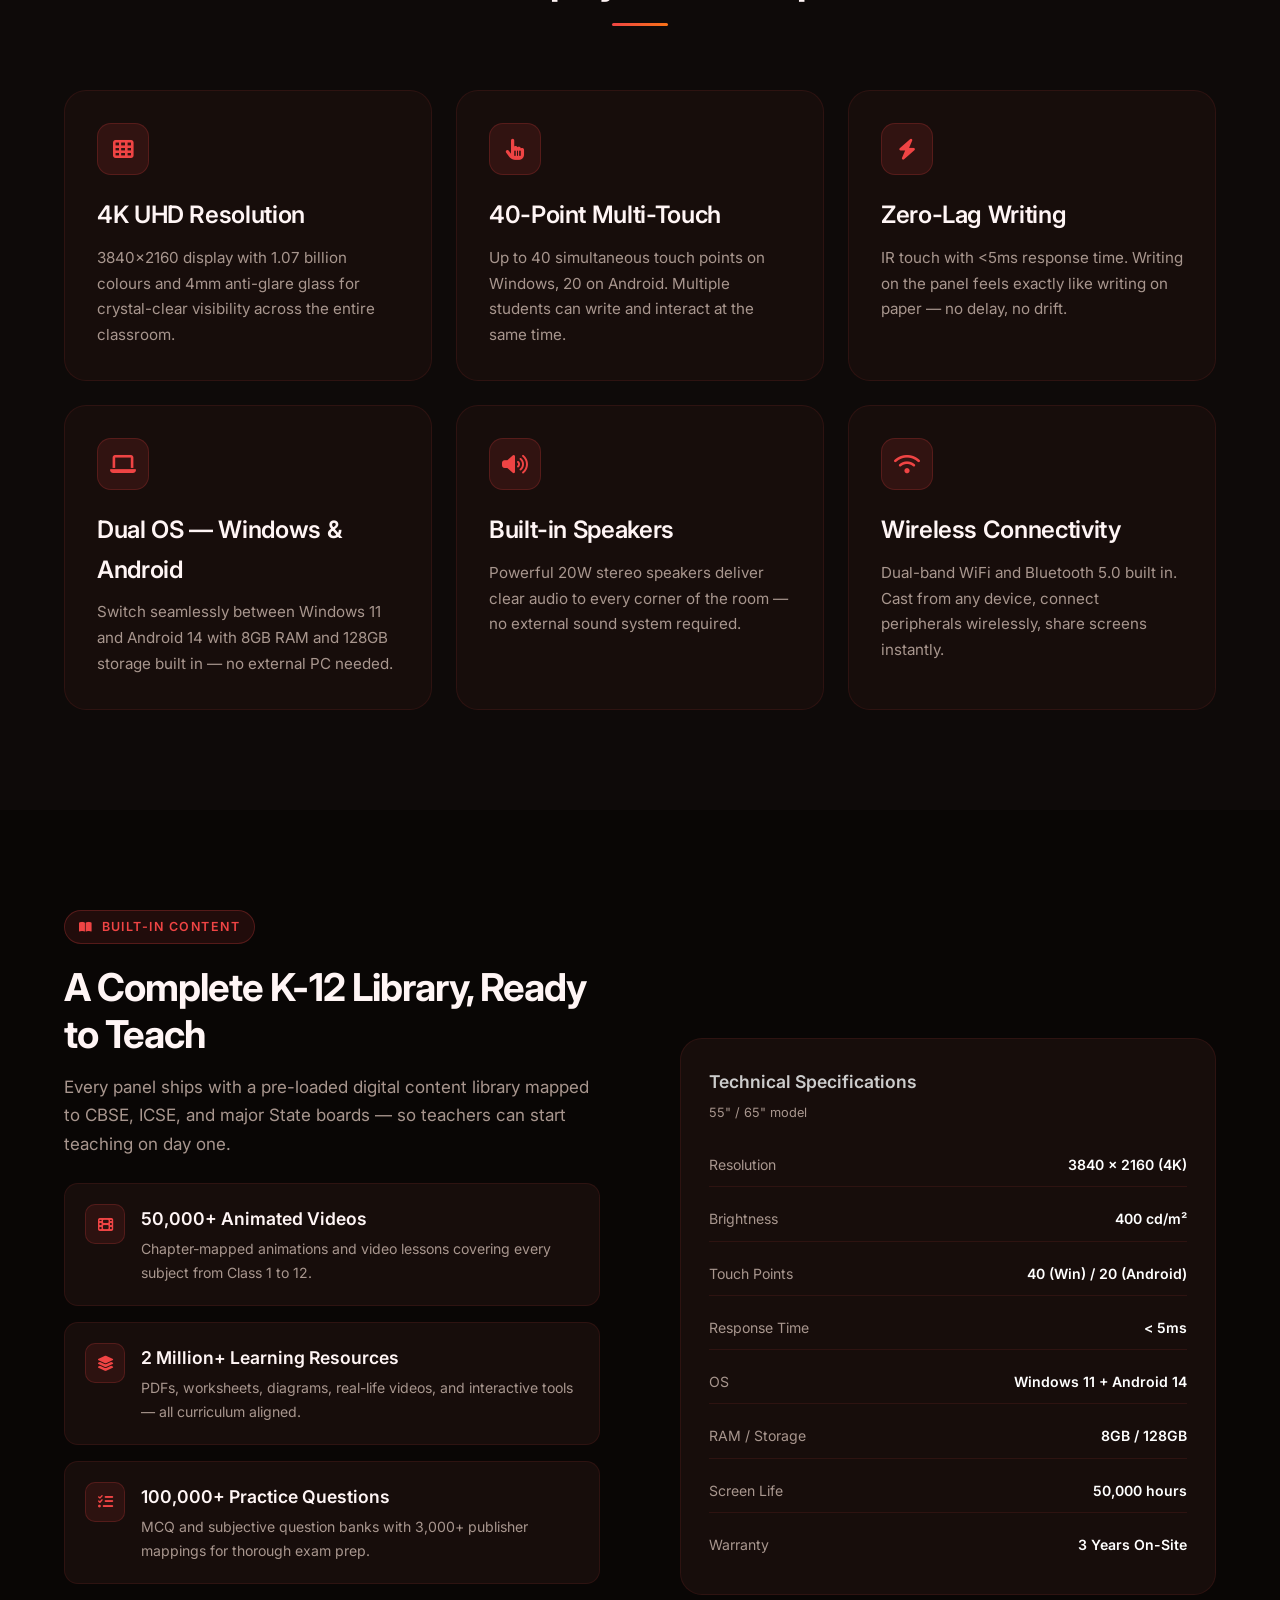
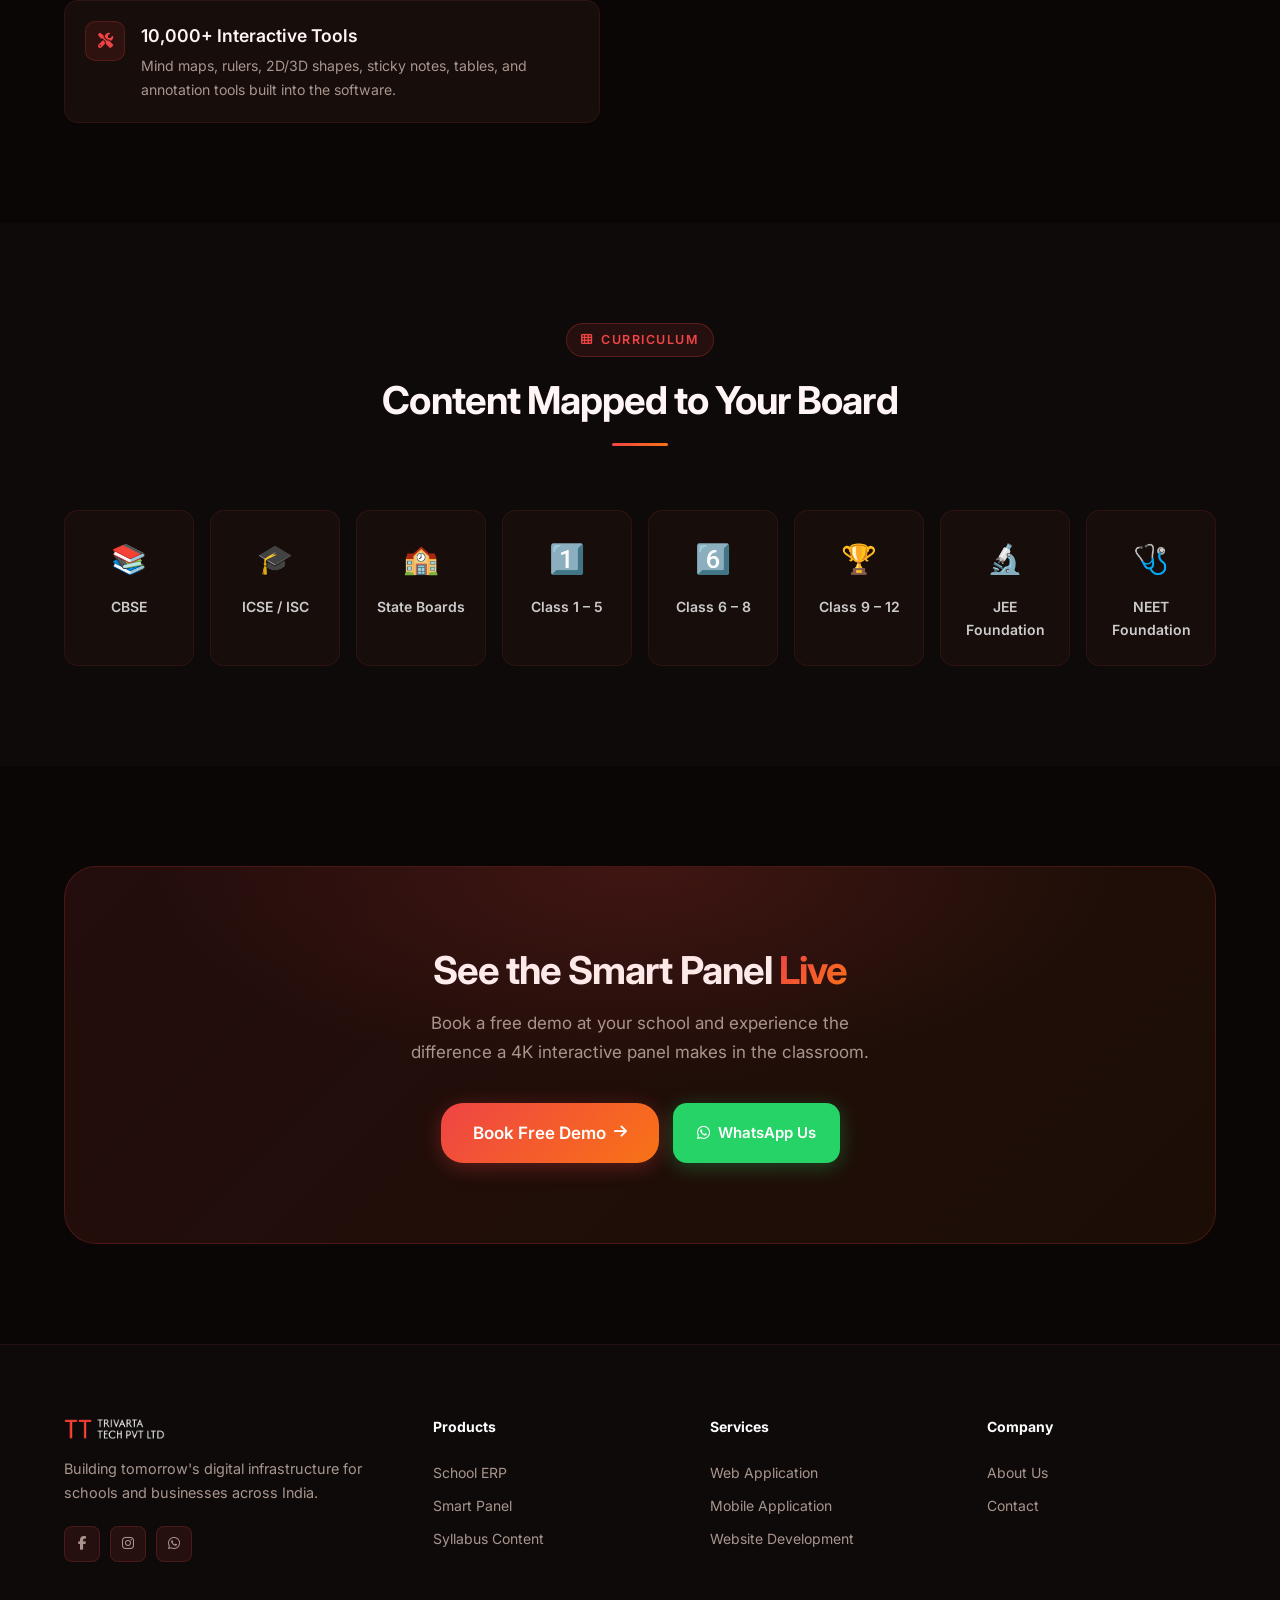
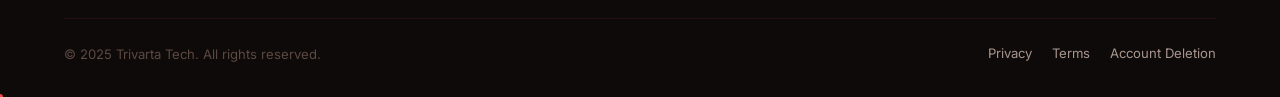
<file: smart-panel.html>
<!DOCTYPE html>
<html lang="en">
<head>
  <meta charset="UTF-8"/>
  <meta name="viewport" content="width=device-width,initial-scale=1.0"/>
  <title>Smart Panel — Trivarta Tech</title>
  <meta name="description" content="Trivarta Smart Panel — 4K interactive flat panel for classrooms. 40-point touch, dual OS, built-in K-12 content library with 50,000+ videos and 2M+ resources."/>
  <link rel="icon" href="assets/images/favicon.png"/>
  <link rel="preconnect" href="https://fonts.googleapis.com"/>
  <link href="https://fonts.googleapis.com/css2?family=Inter:wght@400;500;600;700;800;900&display=swap" rel="stylesheet"/>
  <link rel="stylesheet" href="https://cdnjs.cloudflare.com/ajax/libs/font-awesome/6.5.1/css/all.min.css"/>
  <link rel="stylesheet" href="assets/css/style.css"/>
  <script src="assets/js/main.js" defer></script>
  <meta property="og:type" content="website"/>
  <meta property="og:url" content="https://trivarta.in/smart-panel.html"/>
  <meta property="og:title" content="Smart Panel — Interactive Flat Panel for Classrooms — Trivarta Tech"/>
  <meta property="og:description" content="4K UHD interactive flat panel for modern classrooms. 40-point touch, dual OS, 50K+ animated videos, 3-year on-site warranty."/>
  <meta property="og:image" content="https://trivarta.in/assets/images/og-image.png"/>
  <meta name="twitter:card" content="summary_large_image"/>
  <meta name="twitter:title" content="Smart Panel — Interactive Flat Panel for Classrooms — Trivarta Tech"/>
  <meta name="twitter:description" content="4K UHD interactive flat panel for modern classrooms. 40-point touch, dual OS, 50K+ animated videos, 3-year on-site warranty."/>
</head>
<body>

<nav class="navbar">
  <div class="nav-inner">
    <a href="/" class="nav-logo"><img src="assets/images/logo.png" alt="Trivarta Tech"/></a>
    <div class="nav-links">
      <a href="/" class="nav-link">Home</a>
      <div class="nav-dropdown">
        <div class="nav-dropdown-toggle">Products <i class="fas fa-chevron-down"></i></div>
        <div class="nav-dropdown-menu">
          <a href="school-erp.html" class="nav-dropdown-item"><i class="fas fa-graduation-cap"></i>School ERP</a>
          <a href="smart-panel.html" class="nav-dropdown-item"><i class="fas fa-solar-panel"></i>Smart Panel</a>
          <a href="syllabus-content.html" class="nav-dropdown-item"><i class="fas fa-book-open"></i>Syllabus Content</a>
        </div>
      </div>
      <div class="nav-dropdown">
        <div class="nav-dropdown-toggle">Services <i class="fas fa-chevron-down"></i></div>
        <div class="nav-dropdown-menu">
          <a href="web-application.html" class="nav-dropdown-item"><i class="fas fa-globe"></i>Web Application</a>
          <a href="mobile-application.html" class="nav-dropdown-item"><i class="fas fa-mobile-alt"></i>Mobile Application</a>
          <a href="website-development.html" class="nav-dropdown-item"><i class="fas fa-code"></i>Website Development</a>
        </div>
      </div>
      <a href="about.html" class="nav-link">About</a>
      <a href="contact.html" class="nav-link">Contact</a>
    </div>
    <div class="nav-cta"><a href="contact.html" class="btn btn-primary btn-sm magnetic">Get Demo</a></div>
    <button class="nav-hamburger" aria-label="Menu"><span></span><span></span><span></span></button>
  </div>
</nav>
<div class="mobile-menu">
  <a href="/" class="mobile-nav-link"><i class="fas fa-home"></i>Home</a>
  <div class="mobile-nav-section">Products</div>
  <a href="school-erp.html" class="mobile-nav-link"><i class="fas fa-graduation-cap"></i>School ERP</a>
  <a href="smart-panel.html" class="mobile-nav-link"><i class="fas fa-solar-panel"></i>Smart Panel</a>
  <a href="syllabus-content.html" class="mobile-nav-link"><i class="fas fa-book-open"></i>Syllabus Content</a>
  <div class="mobile-nav-section">Services</div>
  <a href="web-application.html" class="mobile-nav-link"><i class="fas fa-globe"></i>Web Application</a>
  <a href="mobile-application.html" class="mobile-nav-link"><i class="fas fa-mobile-alt"></i>Mobile Application</a>
  <a href="website-development.html" class="mobile-nav-link"><i class="fas fa-code"></i>Website Development</a>
  <div class="mobile-divider"></div>
  <a href="about.html" class="mobile-nav-link"><i class="fas fa-info-circle"></i>About</a>
  <a href="contact.html" class="mobile-nav-link"><i class="fas fa-envelope"></i>Contact</a>
  <div class="mobile-divider"></div>
  <a href="contact.html" class="btn btn-primary" style="margin-top:8px">Get Demo <i class="fas fa-arrow-right"></i></a>
</div>

<section class="page-hero">
  <div class="page-hero-bg"></div>
  <div class="page-hero-grid"></div>
  <div class="orb orb-1" style="opacity:0.25"></div>
  <div class="container">
    <div class="section-tag reveal"><i class="fas fa-solar-panel"></i> Smart Panel</div>
    <h1 class="reveal">Interactive Flat Panel<br><span class="gradient-text">Built for Classrooms</span></h1>
    <p class="lead reveal" style="margin-top:16px">4K UHD touch display with a built-in K-12 content library, dual OS, and zero-lag writing — engineered to transform every classroom into a smart learning space.</p>
    <div style="display:flex;gap:14px;justify-content:center;flex-wrap:wrap;margin-top:28px" class="reveal">
      <a href="contact.html" class="btn btn-primary btn-lg magnetic">Request Demo <i class="fas fa-arrow-right"></i></a>
      <a href="contact.html" class="btn btn-ghost btn-lg">Get a Quote</a>
    </div>
  </div>
</section>

<!-- STATS -->
<section class="section-sm" style="background:var(--bg2);border-bottom:1px solid var(--b1)">
  <div class="container">
    <div class="grid-4 reveal" style="gap:16px;text-align:center">
      <div class="card" style="padding:20px">
        <div style="font-size:1.6rem;font-weight:800;color:#fff">4K UHD</div>
        <div style="font-size:0.82rem;color:var(--muted);margin-top:4px">3840 × 2160 Display</div>
      </div>
      <div class="card" style="padding:20px">
        <div style="font-size:1.6rem;font-weight:800;color:#fff">40-Point</div>
        <div style="font-size:0.82rem;color:var(--muted);margin-top:4px">Multi-Touch IR</div>
      </div>
      <div class="card" style="padding:20px">
        <div style="font-size:1.6rem;font-weight:800;color:#fff">50K+</div>
        <div style="font-size:0.82rem;color:var(--muted);margin-top:4px">Animated Videos</div>
      </div>
      <div class="card" style="padding:20px">
        <div style="font-size:1.6rem;font-weight:800;color:#fff">3 Yr</div>
        <div style="font-size:0.82rem;color:var(--muted);margin-top:4px">On-Site Warranty</div>
      </div>
    </div>
  </div>
</section>

<!-- SCREEN SIZES -->
<section class="section">
  <div class="container">
    <div class="section-head reveal">
      <div class="section-tag"><i class="fas fa-tv"></i> Available Sizes</div>
      <h2>Choose the Right Size for Your Classroom</h2>
      <div class="divider"></div>
    </div>
    <div class="roles-grid reveal">
      <div class="role-card"><span class="role-icon">📺</span><h4>55 inch</h4></div>
      <div class="role-card"><span class="role-icon">📺</span><h4>65 inch</h4></div>
      <div class="role-card"><span class="role-icon">📺</span><h4>75 inch</h4></div>
      <div class="role-card"><span class="role-icon">📺</span><h4>86 inch</h4></div>
      <div class="role-card"><span class="role-icon">📺</span><h4>98 inch</h4></div>
    </div>
  </div>
</section>

<!-- HARDWARE FEATURES -->
<section class="section" style="background:var(--bg2)">
  <div class="container">
    <div class="section-head reveal">
      <div class="section-tag"><i class="fas fa-microchip"></i> Hardware</div>
      <h2>Premium Display. Zero Compromise.</h2>
      <div class="divider"></div>
    </div>
    <div class="grid-3">
      <div class="card reveal reveal-d1">
        <div class="card-icon"><i class="fas fa-th"></i></div>
        <h3>4K UHD Resolution</h3>
        <p>3840×2160 display with 1.07 billion colours and 4mm anti-glare glass for crystal-clear visibility across the entire classroom.</p>
      </div>
      <div class="card reveal reveal-d2">
        <div class="card-icon"><i class="fas fa-hand-pointer"></i></div>
        <h3>40-Point Multi-Touch</h3>
        <p>Up to 40 simultaneous touch points on Windows, 20 on Android. Multiple students can write and interact at the same time.</p>
      </div>
      <div class="card reveal reveal-d3">
        <div class="card-icon"><i class="fas fa-bolt"></i></div>
        <h3>Zero-Lag Writing</h3>
        <p>IR touch with &lt;5ms response time. Writing on the panel feels exactly like writing on paper — no delay, no drift.</p>
      </div>
      <div class="card reveal reveal-d1">
        <div class="card-icon"><i class="fas fa-laptop"></i></div>
        <h3>Dual OS — Windows & Android</h3>
        <p>Switch seamlessly between Windows 11 and Android 14 with 8GB RAM and 128GB storage built in — no external PC needed.</p>
      </div>
      <div class="card reveal reveal-d2">
        <div class="card-icon"><i class="fas fa-volume-up"></i></div>
        <h3>Built-in Speakers</h3>
        <p>Powerful 20W stereo speakers deliver clear audio to every corner of the room — no external sound system required.</p>
      </div>
      <div class="card reveal reveal-d3">
        <div class="card-icon"><i class="fas fa-wifi"></i></div>
        <h3>Wireless Connectivity</h3>
        <p>Dual-band WiFi and Bluetooth 5.0 built in. Cast from any device, connect peripherals wirelessly, share screens instantly.</p>
      </div>
    </div>
  </div>
</section>

<!-- SOFTWARE & CONTENT -->
<section class="section">
  <div class="container">
    <div class="split">
      <div class="reveal-l">
        <div class="section-tag"><i class="fas fa-book-open"></i> Built-in Content</div>
        <h2>A Complete K-12 Library, Ready to Teach</h2>
        <p style="margin-top:16px;margin-bottom:24px">Every panel ships with a pre-loaded digital content library mapped to CBSE, ICSE, and major State boards — so teachers can start teaching on day one.</p>
        <div class="feature-list">
          <div class="feature-item">
            <div class="feature-icon"><i class="fas fa-film"></i></div>
            <div><h4>50,000+ Animated Videos</h4><p>Chapter-mapped animations and video lessons covering every subject from Class 1 to 12.</p></div>
          </div>
          <div class="feature-item">
            <div class="feature-icon"><i class="fas fa-layer-group"></i></div>
            <div><h4>2 Million+ Learning Resources</h4><p>PDFs, worksheets, diagrams, real-life videos, and interactive tools — all curriculum aligned.</p></div>
          </div>
          <div class="feature-item">
            <div class="feature-icon"><i class="fas fa-tasks"></i></div>
            <div><h4>100,000+ Practice Questions</h4><p>MCQ and subjective question banks with 3,000+ publisher mappings for thorough exam prep.</p></div>
          </div>
          <div class="feature-item">
            <div class="feature-icon"><i class="fas fa-tools"></i></div>
            <div><h4>10,000+ Interactive Tools</h4><p>Mind maps, rulers, 2D/3D shapes, sticky notes, tables, and annotation tools built into the software.</p></div>
          </div>
        </div>
      </div>
      <div class="reveal-r">
        <div class="card" style="padding:28px">
          <h4 style="margin-bottom:6px;color:#ccc">Technical Specifications</h4>
          <p style="font-size:0.8rem;color:var(--muted);margin-bottom:20px">55" / 65" model</p>
          <div style="display:flex;flex-direction:column;gap:10px">
            <div style="display:flex;justify-content:space-between;padding:10px 0;border-bottom:1px solid var(--b1);font-size:0.88rem">
              <span style="color:var(--muted)">Resolution</span><span style="color:#fff;font-weight:600">3840 × 2160 (4K)</span>
            </div>
            <div style="display:flex;justify-content:space-between;padding:10px 0;border-bottom:1px solid var(--b1);font-size:0.88rem">
              <span style="color:var(--muted)">Brightness</span><span style="color:#fff;font-weight:600">400 cd/m²</span>
            </div>
            <div style="display:flex;justify-content:space-between;padding:10px 0;border-bottom:1px solid var(--b1);font-size:0.88rem">
              <span style="color:var(--muted)">Touch Points</span><span style="color:#fff;font-weight:600">40 (Win) / 20 (Android)</span>
            </div>
            <div style="display:flex;justify-content:space-between;padding:10px 0;border-bottom:1px solid var(--b1);font-size:0.88rem">
              <span style="color:var(--muted)">Response Time</span><span style="color:#fff;font-weight:600">&lt; 5ms</span>
            </div>
            <div style="display:flex;justify-content:space-between;padding:10px 0;border-bottom:1px solid var(--b1);font-size:0.88rem">
              <span style="color:var(--muted)">OS</span><span style="color:#fff;font-weight:600">Windows 11 + Android 14</span>
            </div>
            <div style="display:flex;justify-content:space-between;padding:10px 0;border-bottom:1px solid var(--b1);font-size:0.88rem">
              <span style="color:var(--muted)">RAM / Storage</span><span style="color:#fff;font-weight:600">8GB / 128GB</span>
            </div>
            <div style="display:flex;justify-content:space-between;padding:10px 0;border-bottom:1px solid var(--b1);font-size:0.88rem">
              <span style="color:var(--muted)">Screen Life</span><span style="color:#fff;font-weight:600">50,000 hours</span>
            </div>
            <div style="display:flex;justify-content:space-between;padding:10px 0;font-size:0.88rem">
              <span style="color:var(--muted)">Warranty</span><span style="color:#fff;font-weight:600">3 Years On-Site</span>
            </div>
          </div>
        </div>
      </div>
    </div>
  </div>
</section>

<!-- BOARDS -->
<section class="section" style="background:var(--bg2)">
  <div class="container">
    <div class="section-head reveal">
      <div class="section-tag"><i class="fas fa-th"></i> Curriculum</div>
      <h2>Content Mapped to Your Board</h2>
      <div class="divider"></div>
    </div>
    <div class="roles-grid">
      <div class="role-card reveal"><span class="role-icon">📚</span><h4>CBSE</h4></div>
      <div class="role-card reveal"><span class="role-icon">🎓</span><h4>ICSE / ISC</h4></div>
      <div class="role-card reveal"><span class="role-icon">🏫</span><h4>State Boards</h4></div>
      <div class="role-card reveal"><span class="role-icon">1️⃣</span><h4>Class 1 – 5</h4></div>
      <div class="role-card reveal"><span class="role-icon">6️⃣</span><h4>Class 6 – 8</h4></div>
      <div class="role-card reveal"><span class="role-icon">🏆</span><h4>Class 9 – 12</h4></div>
      <div class="role-card reveal"><span class="role-icon">🔬</span><h4>JEE Foundation</h4></div>
      <div class="role-card reveal"><span class="role-icon">🩺</span><h4>NEET Foundation</h4></div>
    </div>
  </div>
</section>

<section class="section">
  <div class="container">
    <div class="cta-block reveal">
      <h2>See the Smart Panel <span class="gradient-text">Live</span></h2>
      <p>Book a free demo at your school and experience the difference a 4K interactive panel makes in the classroom.</p>
      <div class="cta-actions">
        <a href="contact.html" class="btn btn-primary btn-lg magnetic">Book Free Demo <i class="fas fa-arrow-right"></i></a>
        <a href="https://wa.me/918660234312" class="btn-wa btn-lg" target="_blank" rel="noopener"><i class="fab fa-whatsapp"></i>WhatsApp Us</a>
      </div>
    </div>
  </div>
</section>

<footer class="footer">
  <div class="container">
    <div class="footer-grid">
      <div class="footer-brand">
        <div class="footer-logo"><img src="assets/images/logo.png" alt="Trivarta Tech"/></div>
        <p>Building tomorrow's digital infrastructure for schools and businesses across India.</p>
        <div class="footer-social">
          <a href="https://www.facebook.com/share/1b9g1ammKU/?mibextid=wwXIfr" aria-label="Facebook" target="_blank" rel="noopener"><i class="fab fa-facebook-f"></i></a>
          <a href="https://www.instagram.com/trivarta_tech.pvt_ltd?igsh=MXF6M2E4aDhtMnczaw%3D%3D&utm_source=qr" aria-label="Instagram" target="_blank" rel="noopener"><i class="fab fa-instagram"></i></a>
          <a href="https://wa.me/918660234312" aria-label="WhatsApp" target="_blank" rel="noopener"><i class="fab fa-whatsapp"></i></a>
        </div>
      </div>
      <div class="footer-col"><h4>Products</h4><a href="school-erp.html">School ERP</a><a href="smart-panel.html">Smart Panel</a><a href="syllabus-content.html">Syllabus Content</a></div>
      <div class="footer-col"><h4>Services</h4><a href="web-application.html">Web Application</a><a href="mobile-application.html">Mobile Application</a><a href="website-development.html">Website Development</a></div>
      <div class="footer-col"><h4>Company</h4><a href="about.html">About Us</a><a href="contact.html">Contact</a></div>
    </div>
    <div class="footer-bottom">
      <p>&copy; 2025 Trivarta Tech. All rights reserved.</p>
      <div style="display:flex;gap:20px"><a href="privacy-policy.html">Privacy</a><a href="terms-and-conditions.html">Terms</a><a href="account-deletion.html">Account Deletion</a></div>
    </div>
  </div>
</footer>

<!-- Floating WhatsApp -->
<a href="https://wa.me/918660234312" class="wa-float" target="_blank" rel="noopener" aria-label="Chat on WhatsApp"><i class="fab fa-whatsapp"></i></a>

<!-- Sticky CTA -->
<div class="sticky-cta">
  <p>Ready to digitise your school? <strong>Get a free 30-min demo.</strong></p>
  <a href="contact.html" class="btn btn-primary btn-sm">Book Free Demo <i class="fas fa-arrow-right"></i></a>
  <button class="sticky-cta-close" aria-label="Close">&times;</button>
</div>
</body>
</html>
</file>
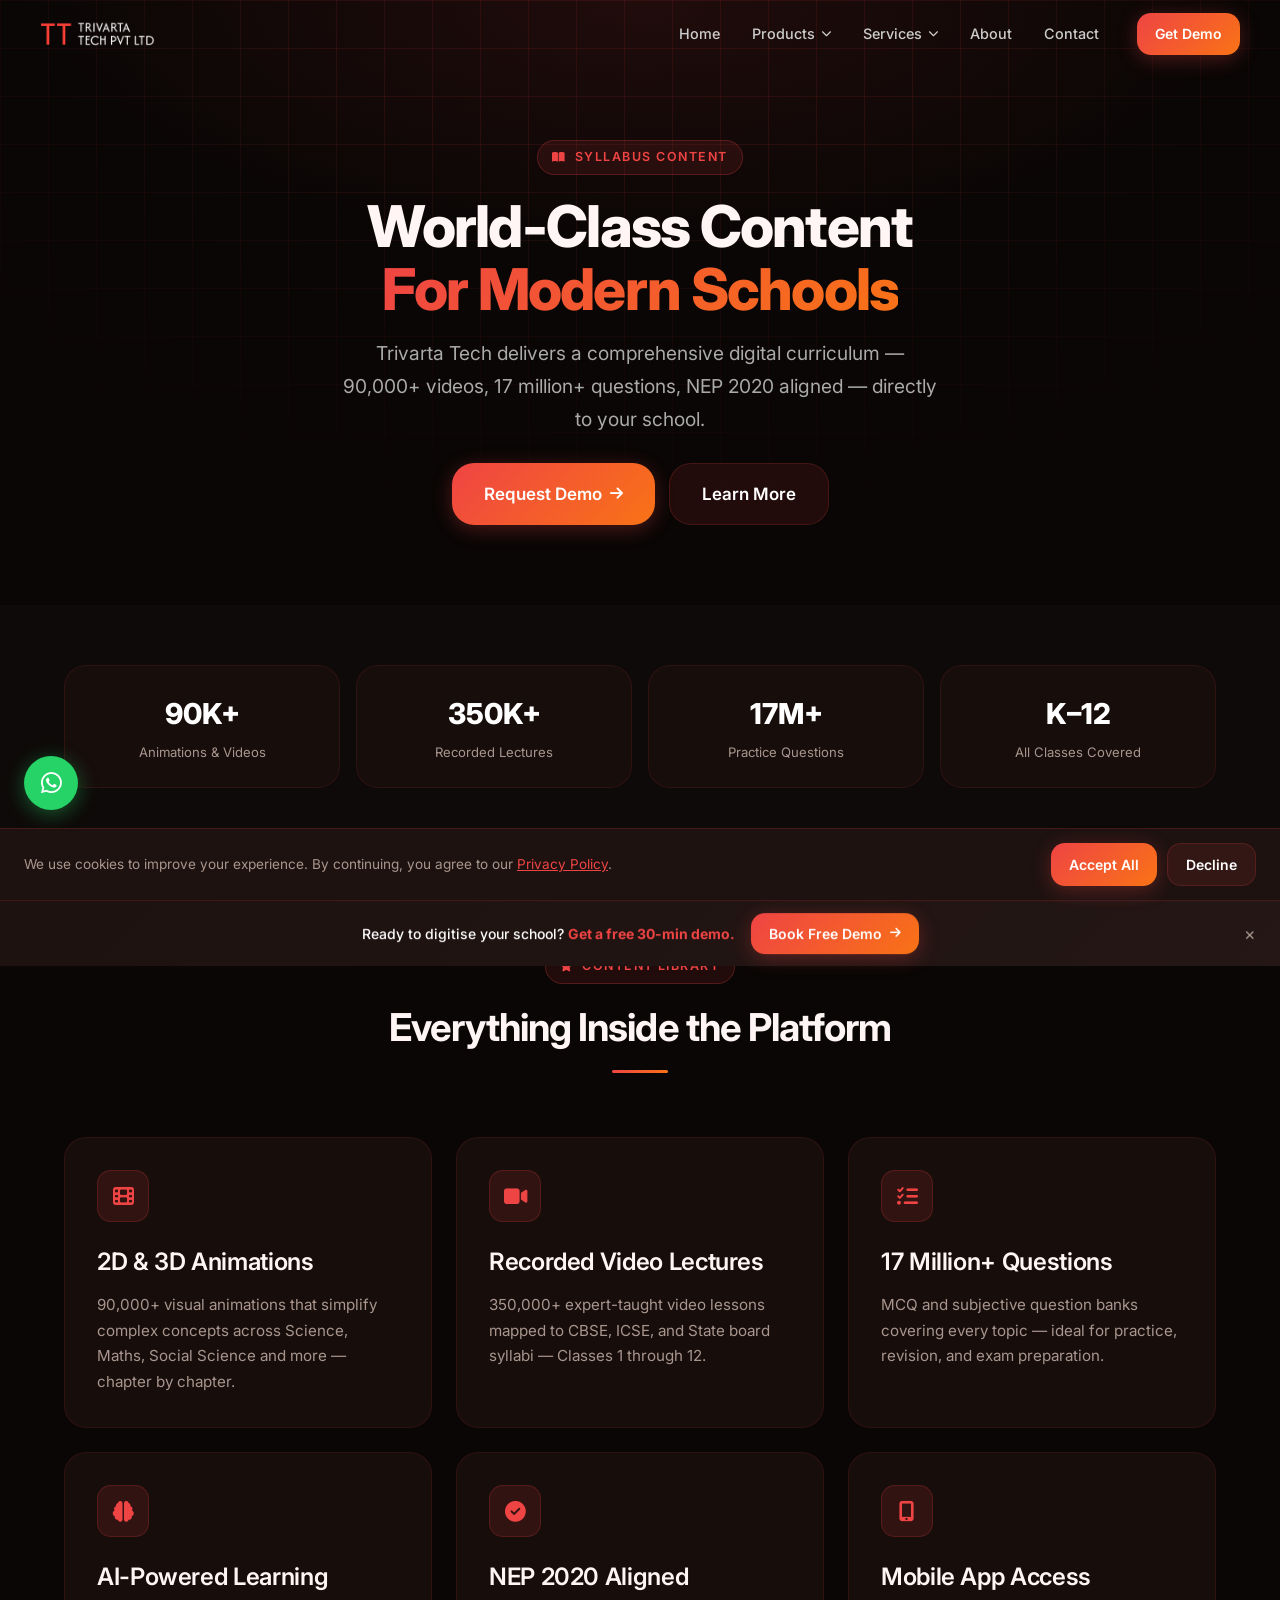
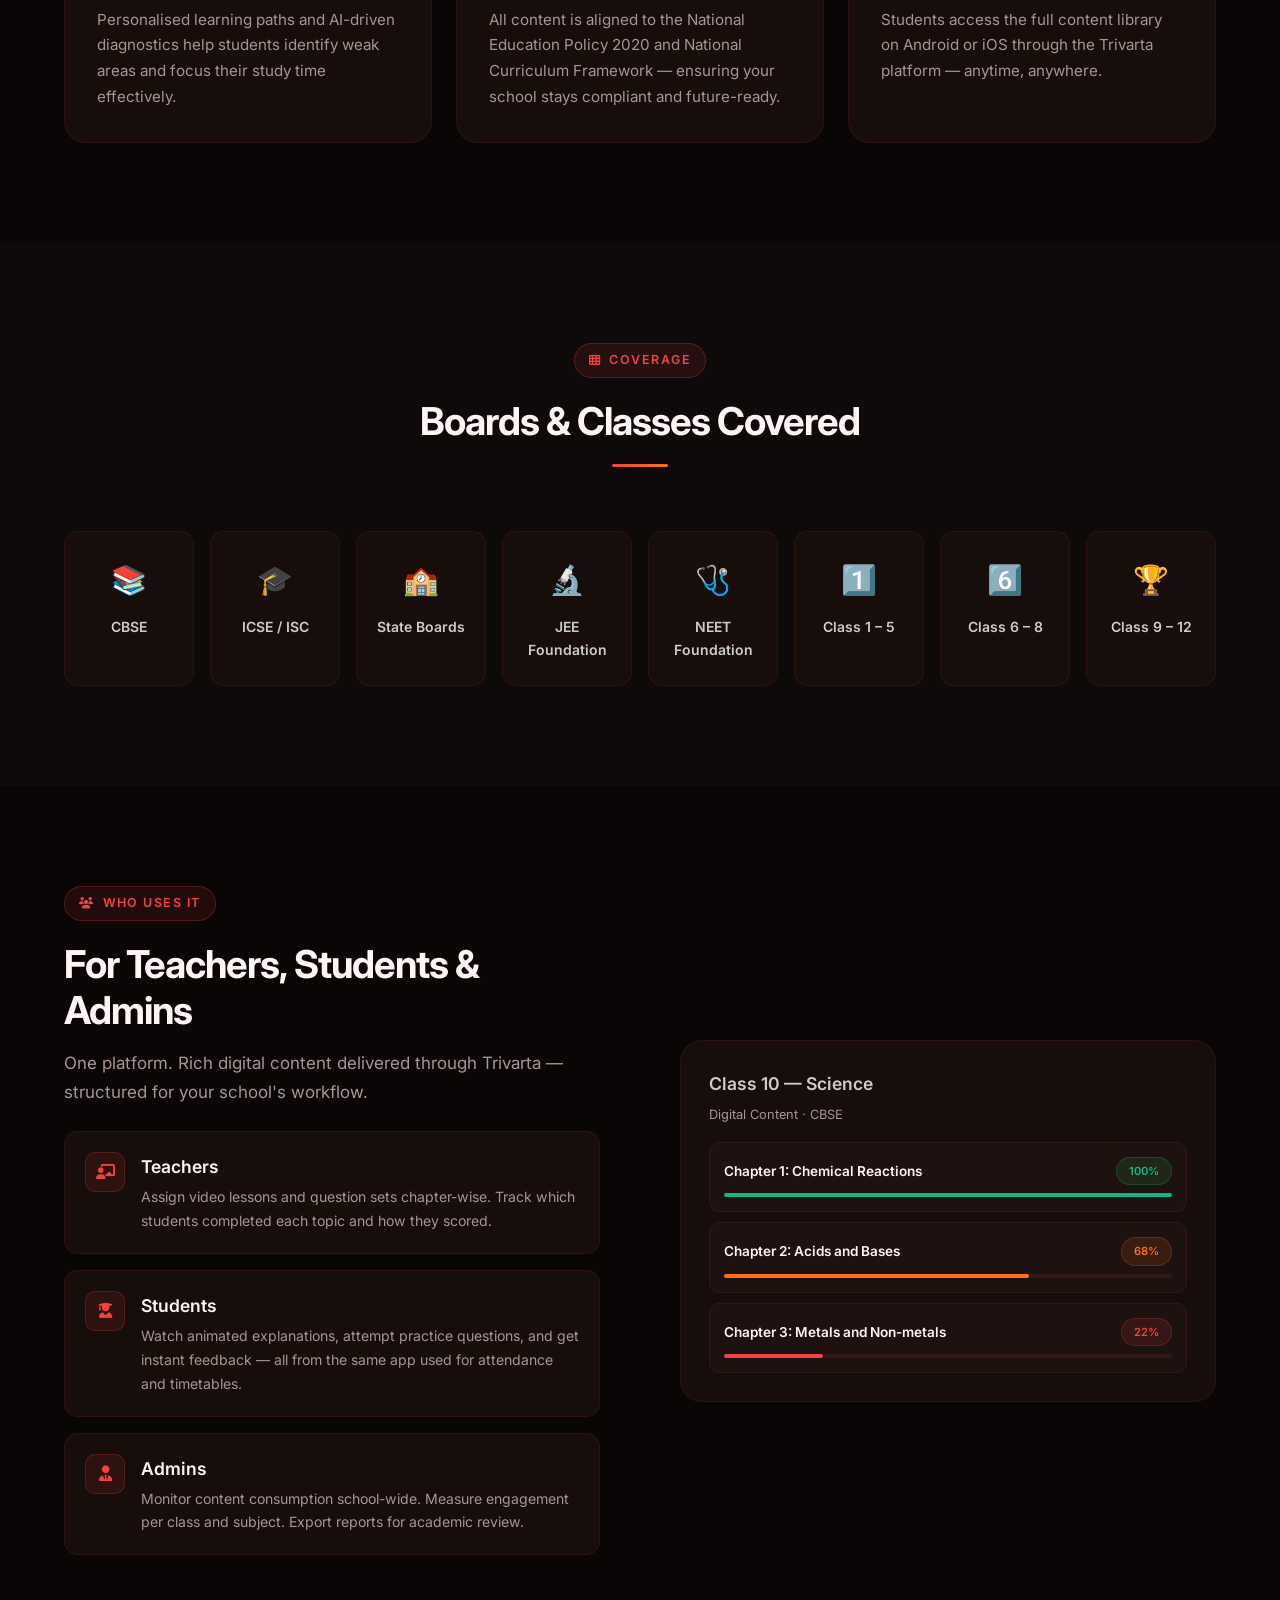
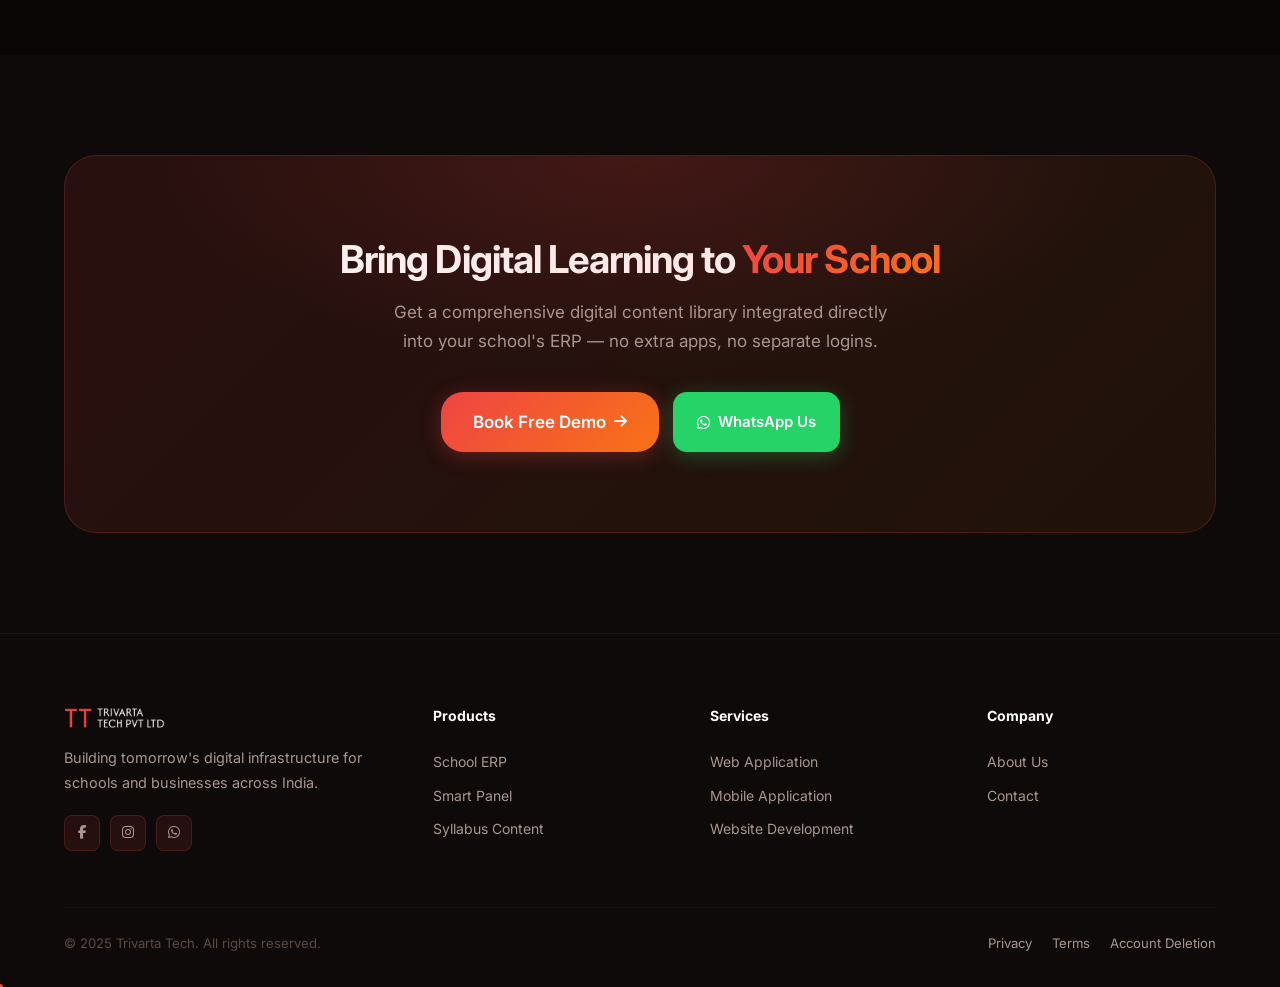
<file: syllabus-content.html>
<!DOCTYPE html>
<html lang="en">
<head>
  <meta charset="UTF-8"/>
  <meta name="viewport" content="width=device-width,initial-scale=1.0"/>
  <title>Syllabus Content — Trivarta Tech</title>
  <meta name="description" content="Trivarta Tech's world-class digital curriculum platform — 90,000+ videos, 17M+ questions — to schools across India through our Syllabus Content platform."/>
  <link rel="icon" href="assets/images/favicon.png"/>
  <link rel="preconnect" href="https://fonts.googleapis.com"/>
  <link href="https://fonts.googleapis.com/css2?family=Inter:wght@400;500;600;700;800;900&display=swap" rel="stylesheet"/>
  <link rel="stylesheet" href="https://cdnjs.cloudflare.com/ajax/libs/font-awesome/6.5.1/css/all.min.css"/>
  <link rel="stylesheet" href="assets/css/style.css"/>
  <script src="assets/js/main.js" defer></script>
  <meta property="og:type" content="website"/>
  <meta property="og:url" content="https://trivarta.in/syllabus-content.html"/>
  <meta property="og:title" content="Syllabus Content — Trivarta Tech"/>
  <meta property="og:description" content="World-class digital curriculum for schools — 90,000+ videos, 17M+ questions, NEP 2020 aligned. Covers CBSE, ICSE and State Boards, Classes 1–12."/>
  <meta property="og:image" content="https://trivarta.in/assets/images/og-image.png"/>
  <meta name="twitter:card" content="summary_large_image"/>
  <meta name="twitter:title" content="Syllabus Content — Trivarta Tech"/>
  <meta name="twitter:description" content="World-class digital curriculum for schools — 90,000+ videos, 17M+ questions, NEP 2020 aligned. Covers CBSE, ICSE and State Boards, Classes 1–12."/>
</head>
<body>

<nav class="navbar">
  <div class="nav-inner">
    <a href="/" class="nav-logo"><img src="assets/images/logo.png" alt="Trivarta Tech"/></a>
    <div class="nav-links">
      <a href="/" class="nav-link">Home</a>
      <div class="nav-dropdown">
        <div class="nav-dropdown-toggle">Products <i class="fas fa-chevron-down"></i></div>
        <div class="nav-dropdown-menu">
          <a href="school-erp.html" class="nav-dropdown-item"><i class="fas fa-graduation-cap"></i>School ERP</a>
          <a href="smart-panel.html" class="nav-dropdown-item"><i class="fas fa-solar-panel"></i>Smart Panel</a>
          <a href="syllabus-content.html" class="nav-dropdown-item"><i class="fas fa-book-open"></i>Syllabus Content</a>
        </div>
      </div>
      <div class="nav-dropdown">
        <div class="nav-dropdown-toggle">Services <i class="fas fa-chevron-down"></i></div>
        <div class="nav-dropdown-menu">
          <a href="web-application.html" class="nav-dropdown-item"><i class="fas fa-globe"></i>Web Application</a>
          <a href="mobile-application.html" class="nav-dropdown-item"><i class="fas fa-mobile-alt"></i>Mobile Application</a>
          <a href="website-development.html" class="nav-dropdown-item"><i class="fas fa-code"></i>Website Development</a>
        </div>
      </div>
      <a href="about.html" class="nav-link">About</a>
      <a href="contact.html" class="nav-link">Contact</a>
    </div>
    <div class="nav-cta"><a href="contact.html" class="btn btn-primary btn-sm magnetic">Get Demo</a></div>
    <button class="nav-hamburger" aria-label="Menu"><span></span><span></span><span></span></button>
  </div>
</nav>
<div class="mobile-menu">
  <a href="/" class="mobile-nav-link"><i class="fas fa-home"></i>Home</a>
  <div class="mobile-nav-section">Products</div>
  <a href="school-erp.html" class="mobile-nav-link"><i class="fas fa-graduation-cap"></i>School ERP</a>
  <a href="smart-panel.html" class="mobile-nav-link"><i class="fas fa-solar-panel"></i>Smart Panel</a>
  <a href="syllabus-content.html" class="mobile-nav-link"><i class="fas fa-book-open"></i>Syllabus Content</a>
  <div class="mobile-nav-section">Services</div>
  <a href="web-application.html" class="mobile-nav-link"><i class="fas fa-globe"></i>Web Application</a>
  <a href="mobile-application.html" class="mobile-nav-link"><i class="fas fa-mobile-alt"></i>Mobile Application</a>
  <a href="website-development.html" class="mobile-nav-link"><i class="fas fa-code"></i>Website Development</a>
  <div class="mobile-divider"></div>
  <a href="about.html" class="mobile-nav-link"><i class="fas fa-info-circle"></i>About</a>
  <a href="contact.html" class="mobile-nav-link"><i class="fas fa-envelope"></i>Contact</a>
  <div class="mobile-divider"></div>
  <a href="contact.html" class="btn btn-primary" style="margin-top:8px">Get Demo <i class="fas fa-arrow-right"></i></a>
</div>

<section class="page-hero">
  <div class="page-hero-bg"></div>
  <div class="page-hero-grid"></div>
  <div class="container">
    <div class="section-tag reveal"><i class="fas fa-book-open"></i> Syllabus Content</div>
    <h1 class="reveal">World-Class Content<br><span class="gradient-text">For Modern Schools</span></h1>
    <p class="lead reveal" style="margin-top:16px">Trivarta Tech delivers a comprehensive digital curriculum — 90,000+ videos, 17 million+ questions, NEP 2020 aligned — directly to your school.</p>
    <div style="display:flex;gap:14px;justify-content:center;flex-wrap:wrap;margin-top:28px" class="reveal">
      <a href="contact.html" class="btn btn-primary btn-lg magnetic">Request Demo <i class="fas fa-arrow-right"></i></a>
      <a href="contact.html" class="btn btn-ghost btn-lg">Learn More</a>
    </div>
  </div>
</section>

<!-- STATS BANNER -->
<section class="section-sm" style="background:var(--bg2);border-bottom:1px solid var(--b1)">
  <div class="container">
    <div class="grid-4 reveal" style="gap:16px;text-align:center">
      <div class="card" style="padding:24px">
        <div style="font-size:1.8rem;font-weight:800;color:#fff">90K+</div>
        <div style="font-size:0.82rem;color:var(--muted);margin-top:4px">Animations & Videos</div>
      </div>
      <div class="card" style="padding:24px">
        <div style="font-size:1.8rem;font-weight:800;color:#fff">350K+</div>
        <div style="font-size:0.82rem;color:var(--muted);margin-top:4px">Recorded Lectures</div>
      </div>
      <div class="card" style="padding:24px">
        <div style="font-size:1.8rem;font-weight:800;color:#fff">17M+</div>
        <div style="font-size:0.82rem;color:var(--muted);margin-top:4px">Practice Questions</div>
      </div>
      <div class="card" style="padding:24px">
        <div style="font-size:1.8rem;font-weight:800;color:#fff">K–12</div>
        <div style="font-size:0.82rem;color:var(--muted);margin-top:4px">All Classes Covered</div>
      </div>
    </div>
  </div>
</section>

<!-- WHAT'S INCLUDED -->
<section class="section">
  <div class="container">
    <div class="section-head reveal">
      <div class="section-tag"><i class="fas fa-star"></i> Content Library</div>
      <h2>Everything Inside the Platform</h2>
      <div class="divider"></div>
    </div>
    <div class="grid-3">
      <div class="card reveal reveal-d1">
        <div class="card-icon"><i class="fas fa-film"></i></div>
        <h3>2D & 3D Animations</h3>
        <p>90,000+ visual animations that simplify complex concepts across Science, Maths, Social Science and more — chapter by chapter.</p>
      </div>
      <div class="card reveal reveal-d2">
        <div class="card-icon"><i class="fas fa-video"></i></div>
        <h3>Recorded Video Lectures</h3>
        <p>350,000+ expert-taught video lessons mapped to CBSE, ICSE, and State board syllabi — Classes 1 through 12.</p>
      </div>
      <div class="card reveal reveal-d3">
        <div class="card-icon"><i class="fas fa-tasks"></i></div>
        <h3>17 Million+ Questions</h3>
        <p>MCQ and subjective question banks covering every topic — ideal for practice, revision, and exam preparation.</p>
      </div>
      <div class="card reveal reveal-d1">
        <div class="card-icon"><i class="fas fa-brain"></i></div>
        <h3>AI-Powered Learning</h3>
        <p>Personalised learning paths and AI-driven diagnostics help students identify weak areas and focus their study time effectively.</p>
      </div>
      <div class="card reveal reveal-d2">
        <div class="card-icon"><i class="fas fa-check-circle"></i></div>
        <h3>NEP 2020 Aligned</h3>
        <p>All content is aligned to the National Education Policy 2020 and National Curriculum Framework — ensuring your school stays compliant and future-ready.</p>
      </div>
      <div class="card reveal reveal-d3">
        <div class="card-icon"><i class="fas fa-mobile-alt"></i></div>
        <h3>Mobile App Access</h3>
        <p>Students access the full content library on Android or iOS through the Trivarta platform — anytime, anywhere.</p>
      </div>
    </div>
  </div>
</section>

<!-- BOARDS & CLASSES -->
<section class="section" style="background:var(--bg2)">
  <div class="container">
    <div class="section-head reveal">
      <div class="section-tag"><i class="fas fa-th"></i> Coverage</div>
      <h2>Boards & Classes Covered</h2>
      <div class="divider"></div>
    </div>
    <div class="roles-grid">
      <div class="role-card reveal"><span class="role-icon">📚</span><h4>CBSE</h4></div>
      <div class="role-card reveal"><span class="role-icon">🎓</span><h4>ICSE / ISC</h4></div>
      <div class="role-card reveal"><span class="role-icon">🏫</span><h4>State Boards</h4></div>
      <div class="role-card reveal"><span class="role-icon">🔬</span><h4>JEE Foundation</h4></div>
      <div class="role-card reveal"><span class="role-icon">🩺</span><h4>NEET Foundation</h4></div>
      <div class="role-card reveal"><span class="role-icon">1️⃣</span><h4>Class 1 – 5</h4></div>
      <div class="role-card reveal"><span class="role-icon">6️⃣</span><h4>Class 6 – 8</h4></div>
      <div class="role-card reveal"><span class="role-icon">🏆</span><h4>Class 9 – 12</h4></div>
    </div>
  </div>
</section>

<!-- WHO USES IT -->
<section class="section">
  <div class="container">
    <div class="split">
      <div class="reveal-l">
        <div class="section-tag"><i class="fas fa-users"></i> Who Uses It</div>
        <h2>For Teachers, Students & Admins</h2>
        <p style="margin-top:16px;margin-bottom:24px">One platform. Rich digital content delivered through Trivarta — structured for your school's workflow.</p>
        <div class="feature-list">
          <div class="feature-item">
            <div class="feature-icon"><i class="fas fa-chalkboard-teacher"></i></div>
            <div><h4>Teachers</h4><p>Assign video lessons and question sets chapter-wise. Track which students completed each topic and how they scored.</p></div>
          </div>
          <div class="feature-item">
            <div class="feature-icon"><i class="fas fa-user-graduate"></i></div>
            <div><h4>Students</h4><p>Watch animated explanations, attempt practice questions, and get instant feedback — all from the same app used for attendance and timetables.</p></div>
          </div>
          <div class="feature-item">
            <div class="feature-icon"><i class="fas fa-user-tie"></i></div>
            <div><h4>Admins</h4><p>Monitor content consumption school-wide. Measure engagement per class and subject. Export reports for academic review.</p></div>
          </div>
        </div>
      </div>
      <div class="reveal-r">
        <div class="card" style="padding:28px">
          <h4 style="margin-bottom:6px;color:#ccc">Class 10 — Science</h4>
          <p style="font-size:0.8rem;color:var(--muted);margin-bottom:16px">Digital Content · CBSE</p>
          <div style="display:flex;flex-direction:column;gap:10px">
            <div style="background:var(--s2);border-radius:10px;padding:14px;border:1px solid var(--b1)">
              <div style="display:flex;justify-content:space-between;align-items:center;margin-bottom:8px">
                <span style="font-size:0.85rem;font-weight:600">Chapter 1: Chemical Reactions</span>
                <span class="tag tag-green" style="font-size:0.7rem">100%</span>
              </div>
              <div style="background:var(--b1);border-radius:4px;height:4px"><div style="background:var(--green);height:4px;border-radius:4px;width:100%"></div></div>
            </div>
            <div style="background:var(--s2);border-radius:10px;padding:14px;border:1px solid var(--b1)">
              <div style="display:flex;justify-content:space-between;align-items:center;margin-bottom:8px">
                <span style="font-size:0.85rem;font-weight:600">Chapter 2: Acids and Bases</span>
                <span class="tag tag-orange" style="font-size:0.7rem">68%</span>
              </div>
              <div style="background:var(--b1);border-radius:4px;height:4px"><div style="background:var(--orange);height:4px;border-radius:4px;width:68%"></div></div>
            </div>
            <div style="background:var(--s2);border-radius:10px;padding:14px;border:1px solid var(--b1)">
              <div style="display:flex;justify-content:space-between;align-items:center;margin-bottom:8px">
                <span style="font-size:0.85rem;font-weight:600">Chapter 3: Metals and Non-metals</span>
                <span class="tag tag-red" style="font-size:0.7rem">22%</span>
              </div>
              <div style="background:var(--b1);border-radius:4px;height:4px"><div style="background:var(--red);height:4px;border-radius:4px;width:22%"></div></div>
            </div>
          </div>
        </div>
      </div>
    </div>
  </div>
</section>

<section class="section" style="background:var(--bg2)">
  <div class="container">
    <div class="cta-block reveal">
      <h2>Bring Digital Learning to <span class="gradient-text">Your School</span></h2>
      <p>Get a comprehensive digital content library integrated directly into your school's ERP — no extra apps, no separate logins.</p>
      <div class="cta-actions">
        <a href="contact.html" class="btn btn-primary btn-lg magnetic">Book Free Demo <i class="fas fa-arrow-right"></i></a>
        <a href="https://wa.me/918660234312" class="btn-wa btn-lg" target="_blank" rel="noopener"><i class="fab fa-whatsapp"></i>WhatsApp Us</a>
      </div>
    </div>
  </div>
</section>

<footer class="footer">
  <div class="container">
    <div class="footer-grid">
      <div class="footer-brand">
        <div class="footer-logo"><img src="assets/images/logo.png" alt="Trivarta Tech"/></div>
        <p>Building tomorrow's digital infrastructure for schools and businesses across India.</p>
        <div class="footer-social">
          <a href="https://www.facebook.com/share/1b9g1ammKU/?mibextid=wwXIfr" aria-label="Facebook" target="_blank" rel="noopener"><i class="fab fa-facebook-f"></i></a>
          <a href="https://www.instagram.com/trivarta_tech.pvt_ltd?igsh=MXF6M2E4aDhtMnczaw%3D%3D&utm_source=qr" aria-label="Instagram" target="_blank" rel="noopener"><i class="fab fa-instagram"></i></a>
          <a href="https://wa.me/918660234312" aria-label="WhatsApp" target="_blank" rel="noopener"><i class="fab fa-whatsapp"></i></a>
        </div>
      </div>
      <div class="footer-col"><h4>Products</h4><a href="school-erp.html">School ERP</a><a href="smart-panel.html">Smart Panel</a><a href="syllabus-content.html">Syllabus Content</a></div>
      <div class="footer-col"><h4>Services</h4><a href="web-application.html">Web Application</a><a href="mobile-application.html">Mobile Application</a><a href="website-development.html">Website Development</a></div>
      <div class="footer-col"><h4>Company</h4><a href="about.html">About Us</a><a href="contact.html">Contact</a></div>
    </div>
    <div class="footer-bottom">
      <p>&copy; 2025 Trivarta Tech. All rights reserved.</p>
      <div style="display:flex;gap:20px"><a href="privacy-policy.html">Privacy</a><a href="terms-and-conditions.html">Terms</a><a href="account-deletion.html">Account Deletion</a></div>
    </div>
  </div>
</footer>

<!-- Floating WhatsApp -->
<a href="https://wa.me/918660234312" class="wa-float" target="_blank" rel="noopener" aria-label="Chat on WhatsApp"><i class="fab fa-whatsapp"></i></a>

<!-- Sticky CTA -->
<div class="sticky-cta">
  <p>Ready to digitise your school? <strong>Get a free 30-min demo.</strong></p>
  <a href="contact.html" class="btn btn-primary btn-sm">Book Free Demo <i class="fas fa-arrow-right"></i></a>
  <button class="sticky-cta-close" aria-label="Close">&times;</button>
</div>
</body>
</html>
</file>
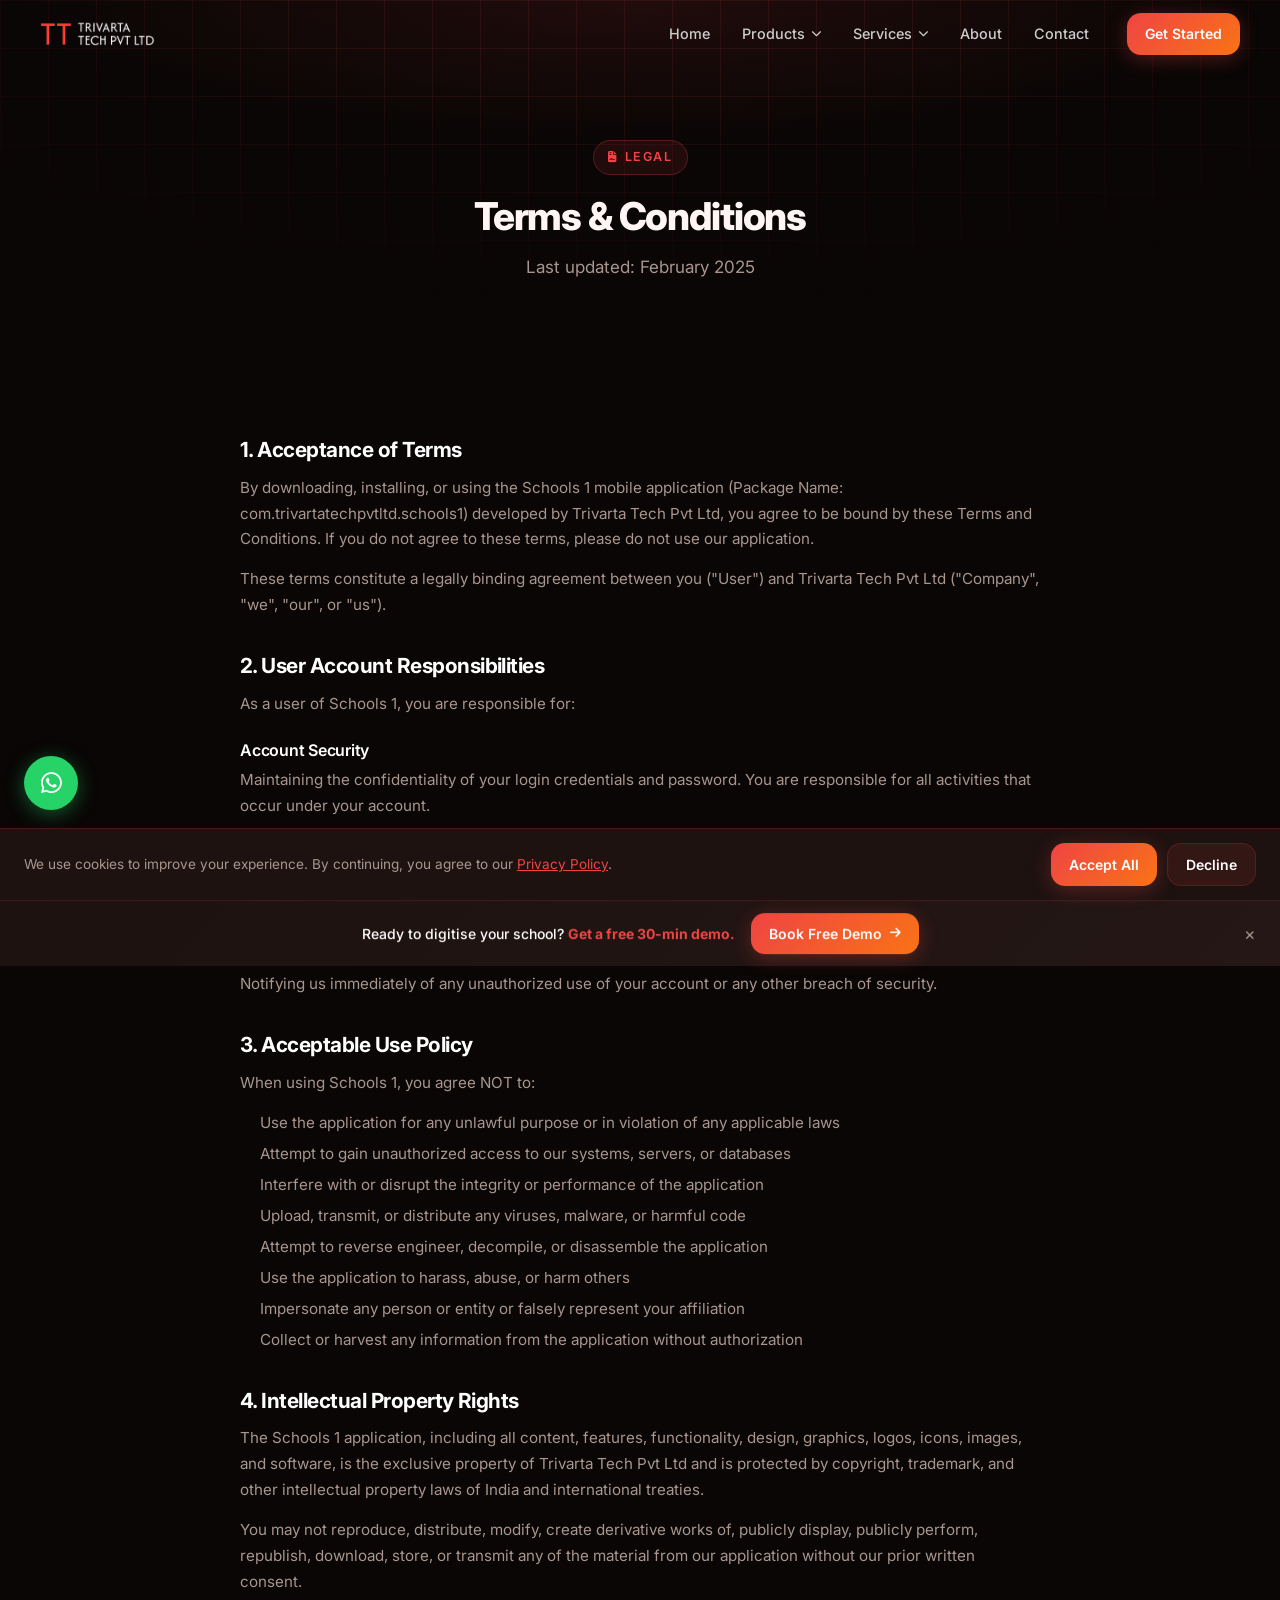
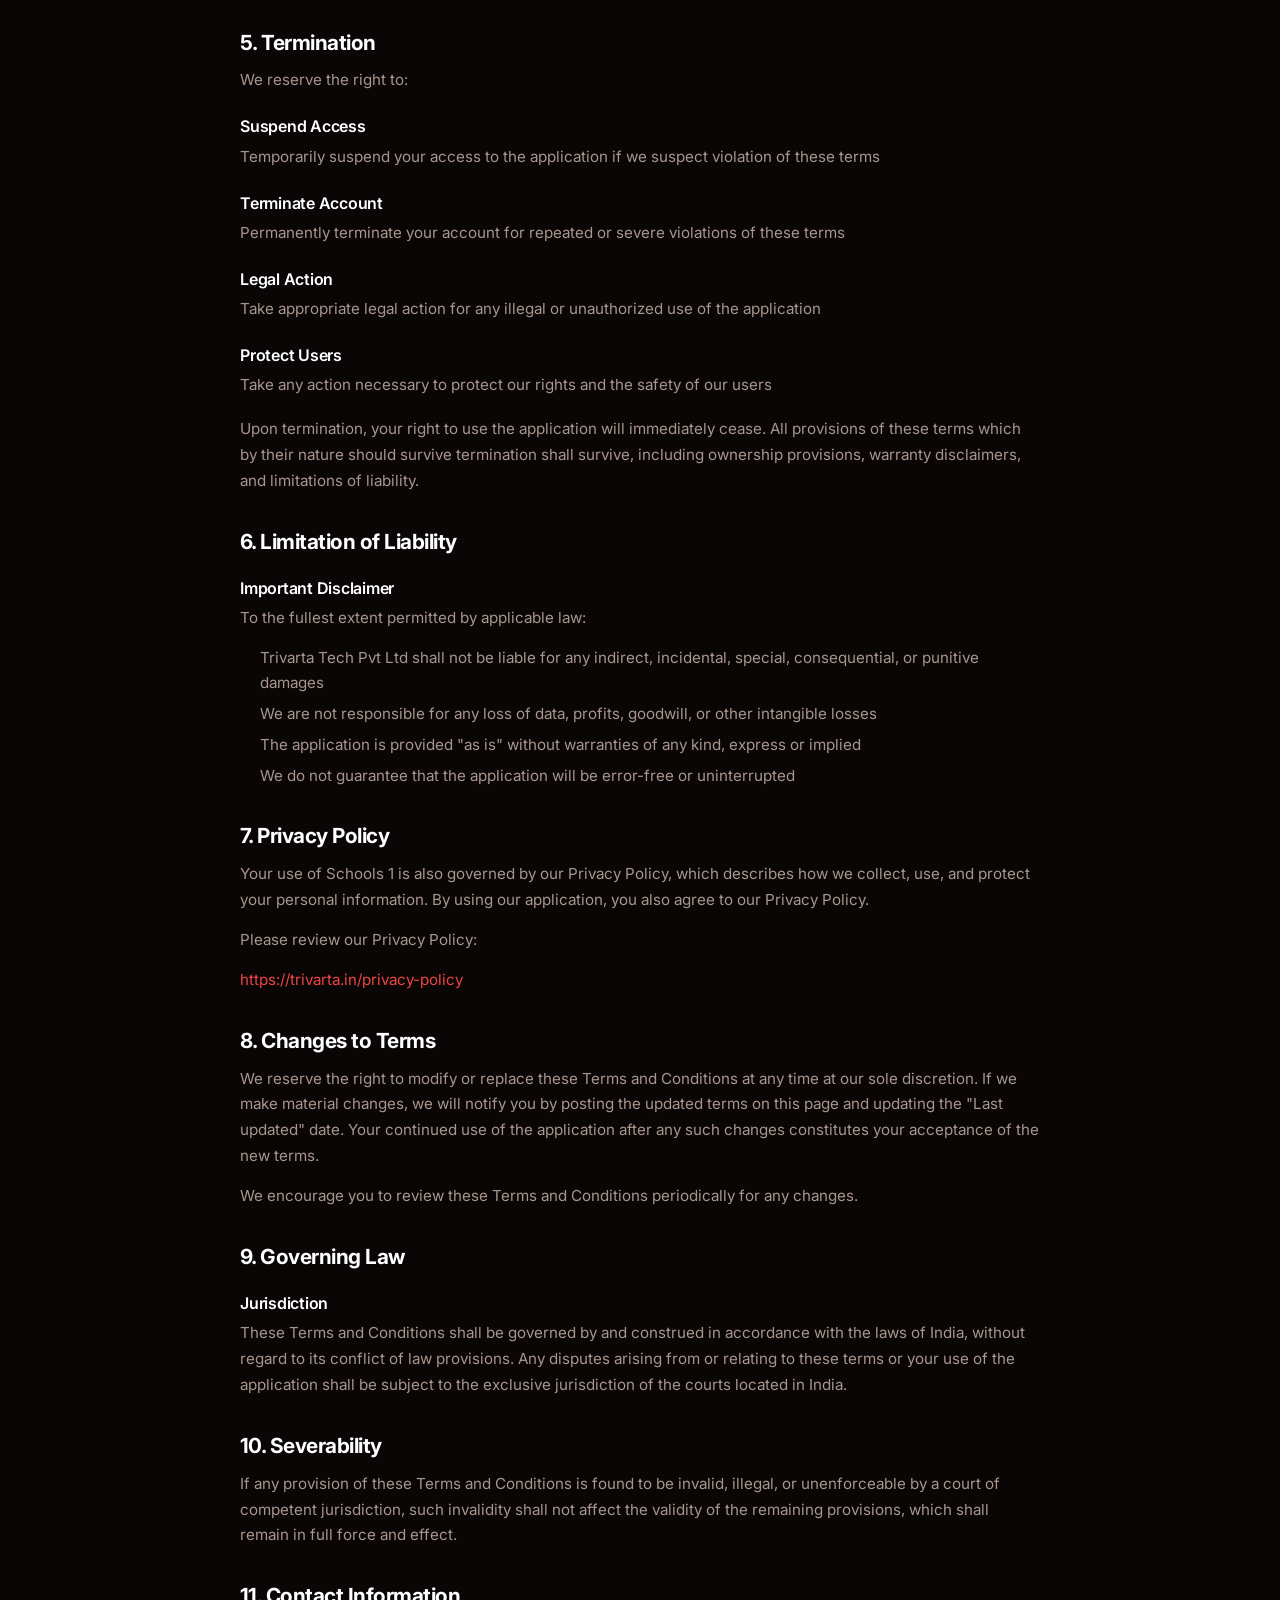
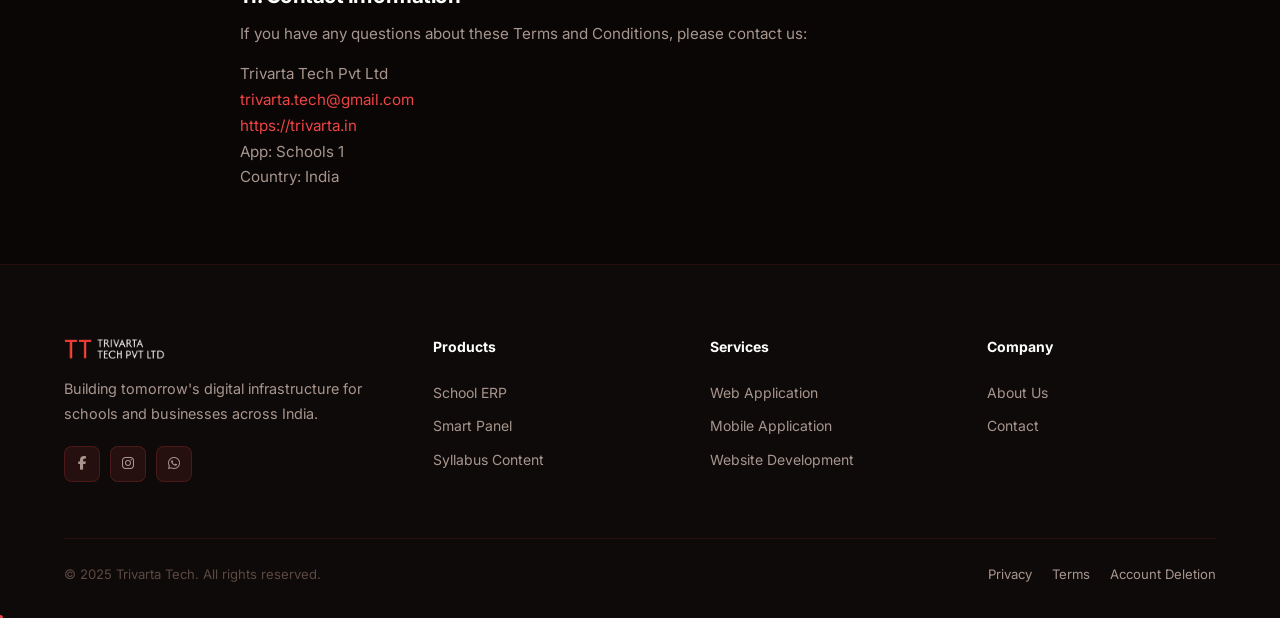
<file: terms-and-conditions.html>
<!DOCTYPE html>
<html lang="en">
<head>
  <meta charset="UTF-8"/>
  <meta name="viewport" content="width=device-width,initial-scale=1.0"/>
  <title>Terms & Conditions — Trivarta Tech</title>
  <link rel="icon" href="assets/images/favicon.png"/>
  <link rel="preconnect" href="https://fonts.googleapis.com"/>
  <link href="https://fonts.googleapis.com/css2?family=Inter:wght@400;500;600;700;800;900&display=swap" rel="stylesheet"/>
  <link rel="stylesheet" href="https://cdnjs.cloudflare.com/ajax/libs/font-awesome/6.5.1/css/all.min.css"/>
  <link rel="stylesheet" href="assets/css/style.css"/>
  <script src="assets/js/main.js" defer></script>
  <style>
    .legal-body{max-width:800px;margin:0 auto}
    .legal-body h2{font-size:1.3rem;margin:36px 0 12px;color:#fff}
    .legal-body h3{font-size:1rem;font-weight:600;color:#fff;margin:20px 0 4px}
    .legal-body p{margin-bottom:14px;font-size:0.95rem}
    .legal-body ul{margin:0 0 14px 20px;color:var(--muted)}
    .legal-body ul li{margin-bottom:6px;font-size:0.95rem}
    .legal-body .sub-section{margin-bottom:18px}
  </style>
  <meta property="og:type" content="website"/>
  <meta property="og:url" content="https://trivarta.in/terms-and-conditions.html"/>
  <meta property="og:title" content="Terms & Conditions — Trivarta Tech"/>
  <meta property="og:description" content="Terms and Conditions for Schools 1 mobile application by Trivarta Tech Pvt Ltd."/>
  <meta property="og:image" content="https://trivarta.in/assets/images/og-image.png"/>
  <meta name="twitter:card" content="summary_large_image"/>
  <meta name="twitter:title" content="Terms & Conditions — Trivarta Tech"/>
  <meta name="twitter:description" content="Terms and Conditions for Schools 1 mobile application by Trivarta Tech Pvt Ltd."/>
</head>
<body>

<nav class="navbar">
  <div class="nav-inner">
    <a href="/" class="nav-logo"><img src="assets/images/logo.png" alt="Trivarta Tech"/></a>
    <div class="nav-links">
      <a href="/" class="nav-link">Home</a>
      <div class="nav-dropdown">
        <div class="nav-dropdown-toggle">Products <i class="fas fa-chevron-down"></i></div>
        <div class="nav-dropdown-menu">
          <a href="school-erp.html" class="nav-dropdown-item"><i class="fas fa-graduation-cap"></i>School ERP</a>
          <a href="smart-panel.html" class="nav-dropdown-item"><i class="fas fa-solar-panel"></i>Smart Panel</a>
          <a href="syllabus-content.html" class="nav-dropdown-item"><i class="fas fa-book-open"></i>Syllabus Content</a>
        </div>
      </div>
      <div class="nav-dropdown">
        <div class="nav-dropdown-toggle">Services <i class="fas fa-chevron-down"></i></div>
        <div class="nav-dropdown-menu">
          <a href="web-application.html" class="nav-dropdown-item"><i class="fas fa-globe"></i>Web Application</a>
          <a href="mobile-application.html" class="nav-dropdown-item"><i class="fas fa-mobile-alt"></i>Mobile Application</a>
          <a href="website-development.html" class="nav-dropdown-item"><i class="fas fa-code"></i>Website Development</a>
        </div>
      </div>
      <a href="about.html" class="nav-link">About</a>
      <a href="contact.html" class="nav-link">Contact</a>
    </div>
    <div class="nav-cta"><a href="contact.html" class="btn btn-primary btn-sm magnetic">Get Started</a></div>
    <button class="nav-hamburger" aria-label="Menu"><span></span><span></span><span></span></button>
  </div>
</nav>
<div class="mobile-menu">
  <a href="/" class="mobile-nav-link"><i class="fas fa-home"></i>Home</a>
  <div class="mobile-nav-section">Products</div>
  <a href="school-erp.html" class="mobile-nav-link"><i class="fas fa-graduation-cap"></i>School ERP</a>
  <a href="smart-panel.html" class="mobile-nav-link"><i class="fas fa-solar-panel"></i>Smart Panel</a>
  <a href="syllabus-content.html" class="mobile-nav-link"><i class="fas fa-book-open"></i>Syllabus Content</a>
  <div class="mobile-nav-section">Services</div>
  <a href="web-application.html" class="mobile-nav-link"><i class="fas fa-globe"></i>Web Application</a>
  <a href="mobile-application.html" class="mobile-nav-link"><i class="fas fa-mobile-alt"></i>Mobile Application</a>
  <a href="website-development.html" class="mobile-nav-link"><i class="fas fa-code"></i>Website Development</a>
  <div class="mobile-divider"></div>
  <a href="about.html" class="mobile-nav-link"><i class="fas fa-info-circle"></i>About</a>
  <a href="contact.html" class="mobile-nav-link"><i class="fas fa-envelope"></i>Contact</a>
  <div class="mobile-divider"></div>
  <a href="contact.html" class="btn btn-primary" style="margin-top:8px">Get Started <i class="fas fa-arrow-right"></i></a>
</div>

<section class="page-hero" style="padding:140px 0 60px">
  <div class="page-hero-bg"></div>
  <div class="page-hero-grid"></div>
  <div class="container">
    <div class="section-tag reveal"><i class="fas fa-file-contract"></i> Legal</div>
    <h1 class="reveal" style="font-size:clamp(1.8rem,3vw,2.8rem)">Terms & Conditions</h1>
    <p class="reveal" style="color:var(--muted);margin-top:12px">Last updated: February 2025</p>
  </div>
</section>

<section class="section-sm">
  <div class="container">
    <div class="legal-body reveal">

      <h2>1. Acceptance of Terms</h2>
      <p>By downloading, installing, or using the Schools 1 mobile application (Package Name: com.trivartatechpvtltd.schools1) developed by Trivarta Tech Pvt Ltd, you agree to be bound by these Terms and Conditions. If you do not agree to these terms, please do not use our application.</p>
      <p>These terms constitute a legally binding agreement between you ("User") and Trivarta Tech Pvt Ltd ("Company", "we", "our", or "us").</p>

      <h2>2. User Account Responsibilities</h2>
      <p>As a user of Schools 1, you are responsible for:</p>
      <div class="sub-section">
        <h3>Account Security</h3>
        <p>Maintaining the confidentiality of your login credentials and password. You are responsible for all activities that occur under your account.</p>
      </div>
      <div class="sub-section">
        <h3>Accurate Information</h3>
        <p>Providing accurate, current, and complete information during registration and keeping your account information updated.</p>
      </div>
      <div class="sub-section">
        <h3>Unauthorized Access</h3>
        <p>Notifying us immediately of any unauthorized use of your account or any other breach of security.</p>
      </div>

      <h2>3. Acceptable Use Policy</h2>
      <p>When using Schools 1, you agree NOT to:</p>
      <ul>
        <li>Use the application for any unlawful purpose or in violation of any applicable laws</li>
        <li>Attempt to gain unauthorized access to our systems, servers, or databases</li>
        <li>Interfere with or disrupt the integrity or performance of the application</li>
        <li>Upload, transmit, or distribute any viruses, malware, or harmful code</li>
        <li>Attempt to reverse engineer, decompile, or disassemble the application</li>
        <li>Use the application to harass, abuse, or harm others</li>
        <li>Impersonate any person or entity or falsely represent your affiliation</li>
        <li>Collect or harvest any information from the application without authorization</li>
      </ul>

      <h2>4. Intellectual Property Rights</h2>
      <p>The Schools 1 application, including all content, features, functionality, design, graphics, logos, icons, images, and software, is the exclusive property of Trivarta Tech Pvt Ltd and is protected by copyright, trademark, and other intellectual property laws of India and international treaties.</p>
      <p>You may not reproduce, distribute, modify, create derivative works of, publicly display, publicly perform, republish, download, store, or transmit any of the material from our application without our prior written consent.</p>

      <h2>5. Termination</h2>
      <p>We reserve the right to:</p>
      <div class="sub-section">
        <h3>Suspend Access</h3>
        <p>Temporarily suspend your access to the application if we suspect violation of these terms</p>
      </div>
      <div class="sub-section">
        <h3>Terminate Account</h3>
        <p>Permanently terminate your account for repeated or severe violations of these terms</p>
      </div>
      <div class="sub-section">
        <h3>Legal Action</h3>
        <p>Take appropriate legal action for any illegal or unauthorized use of the application</p>
      </div>
      <div class="sub-section">
        <h3>Protect Users</h3>
        <p>Take any action necessary to protect our rights and the safety of our users</p>
      </div>
      <p>Upon termination, your right to use the application will immediately cease. All provisions of these terms which by their nature should survive termination shall survive, including ownership provisions, warranty disclaimers, and limitations of liability.</p>

      <h2>6. Limitation of Liability</h2>
      <h3>Important Disclaimer</h3>
      <p>To the fullest extent permitted by applicable law:</p>
      <ul>
        <li>Trivarta Tech Pvt Ltd shall not be liable for any indirect, incidental, special, consequential, or punitive damages</li>
        <li>We are not responsible for any loss of data, profits, goodwill, or other intangible losses</li>
        <li>The application is provided "as is" without warranties of any kind, express or implied</li>
        <li>We do not guarantee that the application will be error-free or uninterrupted</li>
      </ul>

      <h2>7. Privacy Policy</h2>
      <p>Your use of Schools 1 is also governed by our Privacy Policy, which describes how we collect, use, and protect your personal information. By using our application, you also agree to our Privacy Policy.</p>
      <p>Please review our Privacy Policy:</p>
      <p><a href="https://trivarta.in/privacy-policy" style="color:var(--red)">https://trivarta.in/privacy-policy</a></p>

      <h2>8. Changes to Terms</h2>
      <p>We reserve the right to modify or replace these Terms and Conditions at any time at our sole discretion. If we make material changes, we will notify you by posting the updated terms on this page and updating the "Last updated" date. Your continued use of the application after any such changes constitutes your acceptance of the new terms.</p>
      <p>We encourage you to review these Terms and Conditions periodically for any changes.</p>

      <h2>9. Governing Law</h2>
      <h3>Jurisdiction</h3>
      <p>These Terms and Conditions shall be governed by and construed in accordance with the laws of India, without regard to its conflict of law provisions. Any disputes arising from or relating to these terms or your use of the application shall be subject to the exclusive jurisdiction of the courts located in India.</p>

      <h2>10. Severability</h2>
      <p>If any provision of these Terms and Conditions is found to be invalid, illegal, or unenforceable by a court of competent jurisdiction, such invalidity shall not affect the validity of the remaining provisions, which shall remain in full force and effect.</p>

      <h2>11. Contact Information</h2>
      <p>If you have any questions about these Terms and Conditions, please contact us:</p>
      <p>
        Trivarta Tech Pvt Ltd<br>
        <a href="mailto:trivarta.tech@gmail.com" style="color:var(--red)">trivarta.tech@gmail.com</a><br>
        <a href="https://trivarta.in" style="color:var(--red)">https://trivarta.in</a><br>
        App: Schools 1<br>
        Country: India
      </p>

    </div>
  </div>
</section>

<footer class="footer">
  <div class="container">
    <div class="footer-grid">
      <div class="footer-brand">
        <div class="footer-logo"><img src="assets/images/logo.png" alt="Trivarta Tech"/></div>
        <p>Building tomorrow's digital infrastructure for schools and businesses across India.</p>
        <div class="footer-social">
          <a href="https://www.facebook.com/share/1b9g1ammKU/?mibextid=wwXIfr" aria-label="Facebook" target="_blank" rel="noopener"><i class="fab fa-facebook-f"></i></a>
          <a href="https://www.instagram.com/trivarta_tech.pvt_ltd?igsh=MXF6M2E4aDhtMnczaw%3D%3D&utm_source=qr" aria-label="Instagram" target="_blank" rel="noopener"><i class="fab fa-instagram"></i></a>
          <a href="https://wa.me/918660234312" aria-label="WhatsApp" target="_blank" rel="noopener"><i class="fab fa-whatsapp"></i></a>
        </div>
      </div>
      <div class="footer-col">
        <h4>Products</h4>
        <a href="school-erp.html">School ERP</a>
        <a href="smart-panel.html">Smart Panel</a>
        <a href="syllabus-content.html">Syllabus Content</a>
      </div>
      <div class="footer-col">
        <h4>Services</h4>
        <a href="web-application.html">Web Application</a>
        <a href="mobile-application.html">Mobile Application</a>
        <a href="website-development.html">Website Development</a>
      </div>
      <div class="footer-col">
        <h4>Company</h4>
        <a href="about.html">About Us</a>
        <a href="contact.html">Contact</a>
      </div>
    </div>
    <div class="footer-bottom">
      <p>&copy; 2025 Trivarta Tech. All rights reserved.</p>
      <div style="display:flex;gap:20px">
        <a href="privacy-policy.html">Privacy</a>
        <a href="terms-and-conditions.html">Terms</a>
        <a href="account-deletion.html">Account Deletion</a>
      </div>
    </div>
  </div>
</footer>

<!-- Floating WhatsApp -->
<a href="https://wa.me/918660234312" class="wa-float" target="_blank" rel="noopener" aria-label="Chat on WhatsApp"><i class="fab fa-whatsapp"></i></a>

<!-- Sticky CTA -->
<div class="sticky-cta">
  <p>Ready to digitise your school? <strong>Get a free 30-min demo.</strong></p>
  <a href="contact.html" class="btn btn-primary btn-sm">Book Free Demo <i class="fas fa-arrow-right"></i></a>
  <button class="sticky-cta-close" aria-label="Close">&times;</button>
</div>
</body>
</html>
</file>
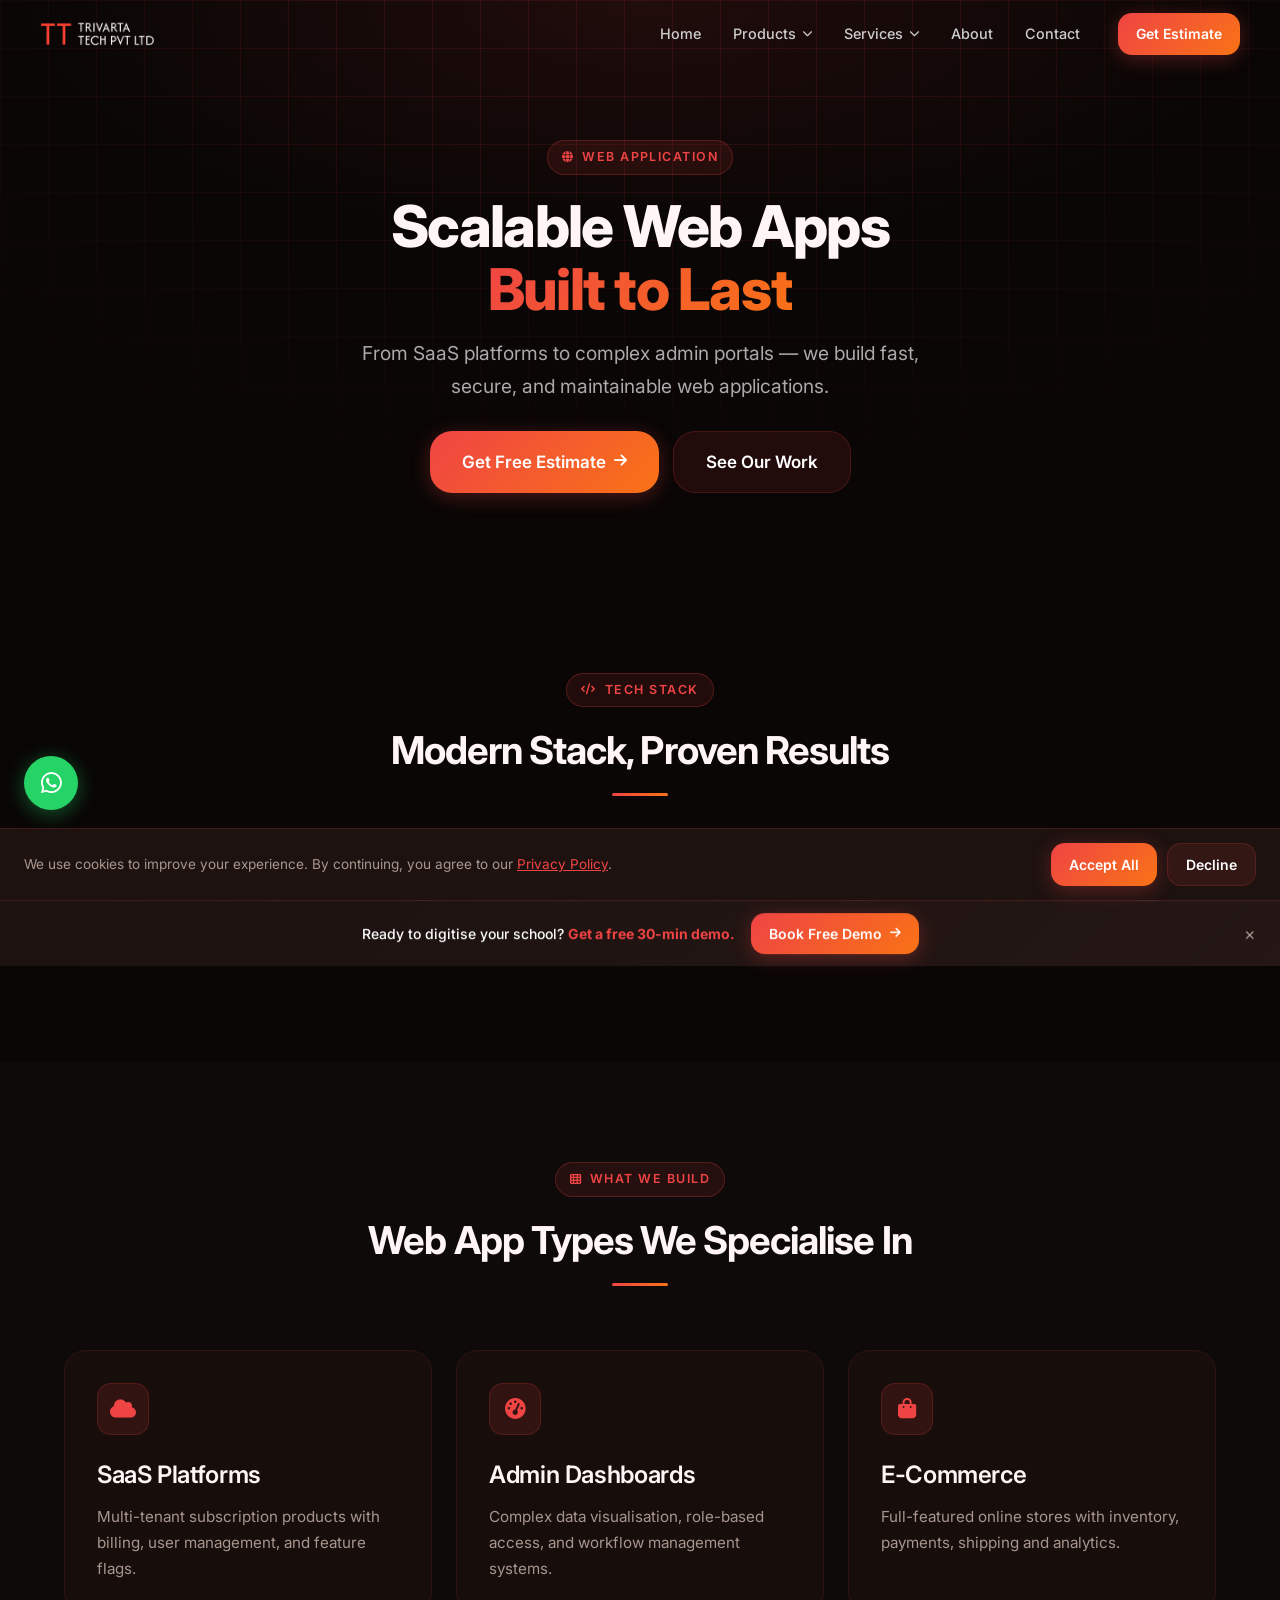
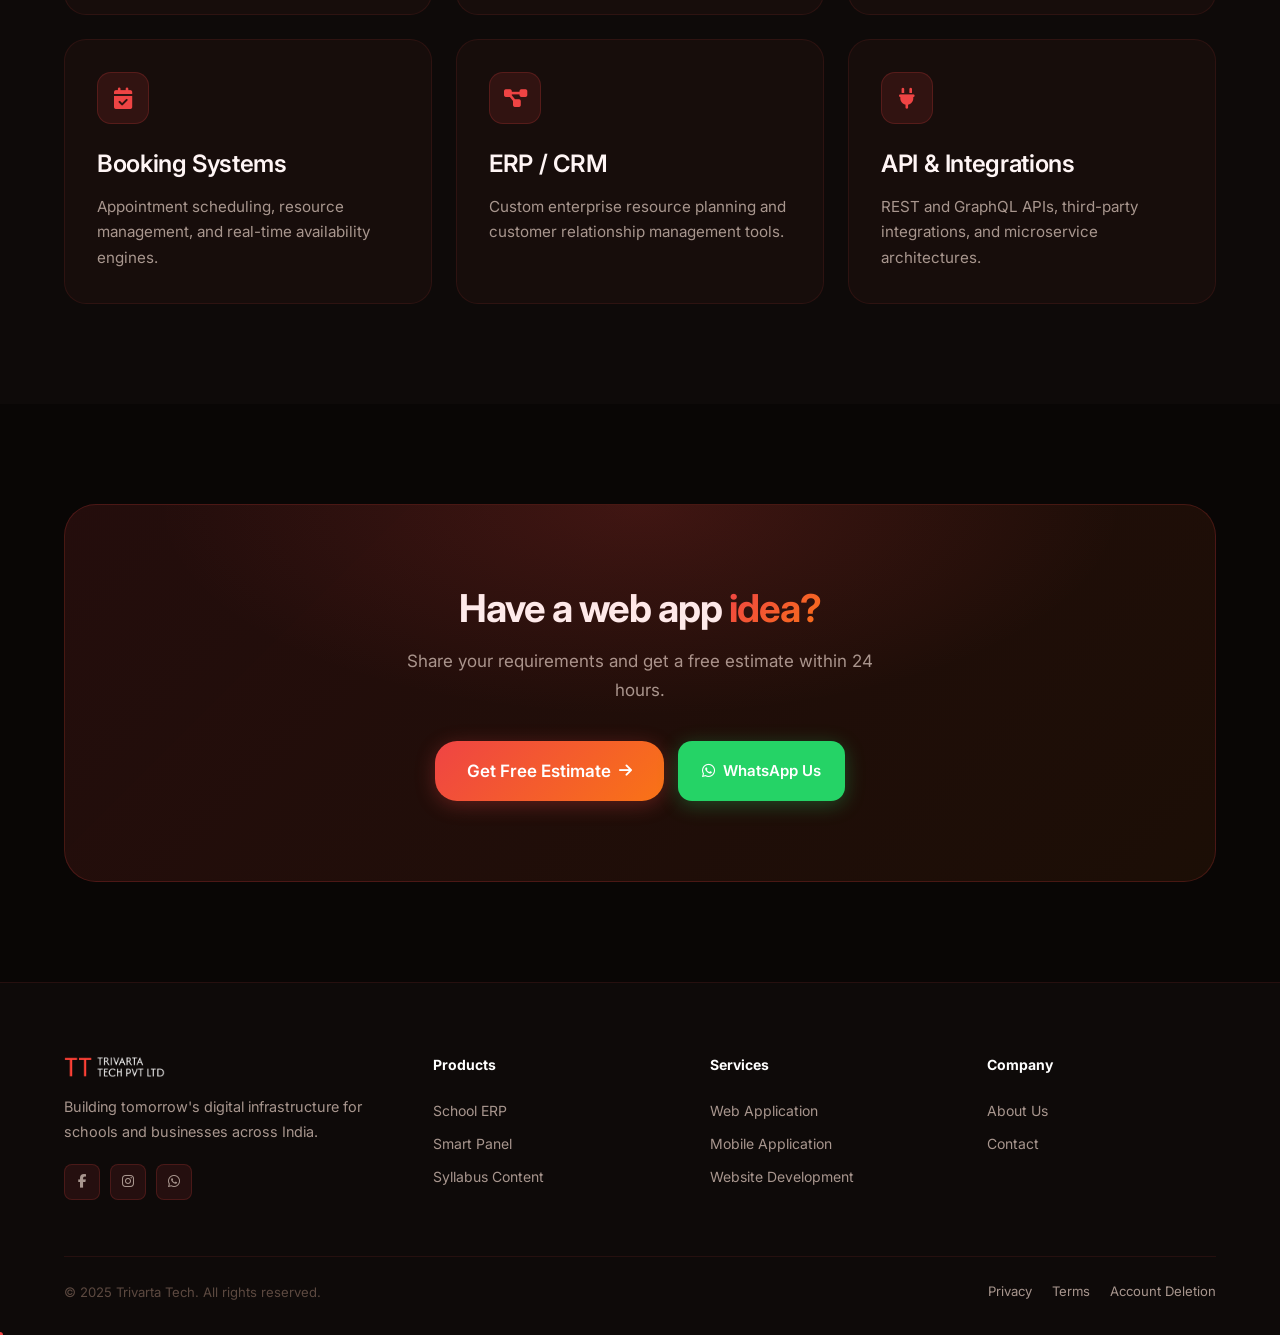
<file: web-application.html>
<!DOCTYPE html>
<html lang="en">
<head>
  <meta charset="UTF-8"/>
  <meta name="viewport" content="width=device-width,initial-scale=1.0"/>
  <title>Web Application Development — Trivarta Tech</title>
  <meta name="description" content="Custom web application development with Laravel, Vue.js, and React by Trivarta Tech."/>
  <link rel="icon" href="assets/images/favicon.png"/>
  <link rel="preconnect" href="https://fonts.googleapis.com"/>
  <link href="https://fonts.googleapis.com/css2?family=Inter:wght@400;500;600;700;800;900&display=swap" rel="stylesheet"/>
  <link rel="stylesheet" href="https://cdnjs.cloudflare.com/ajax/libs/font-awesome/6.5.1/css/all.min.css"/>
  <link rel="stylesheet" href="assets/css/style.css"/>
  <script src="assets/js/main.js" defer></script>
  <meta property="og:type" content="website"/>
  <meta property="og:url" content="https://trivarta.in/web-application.html"/>
  <meta property="og:title" content="Web Application Development — Trivarta Tech"/>
  <meta property="og:description" content="Scalable web applications built with Laravel, Vue, and React. From admin panels to full SaaS platforms — designed and delivered by Trivarta Tech."/>
  <meta property="og:image" content="https://trivarta.in/assets/images/og-image.png"/>
  <meta name="twitter:card" content="summary_large_image"/>
  <meta name="twitter:title" content="Web Application Development — Trivarta Tech"/>
  <meta name="twitter:description" content="Scalable web applications built with Laravel, Vue, and React. From admin panels to full SaaS platforms — designed and delivered by Trivarta Tech."/>
</head>
<body>

<nav class="navbar">
  <div class="nav-inner">
    <a href="/" class="nav-logo"><img src="assets/images/logo.png" alt="Trivarta Tech"/></a>
    <div class="nav-links">
      <a href="/" class="nav-link">Home</a>
      <div class="nav-dropdown">
        <div class="nav-dropdown-toggle">Products <i class="fas fa-chevron-down"></i></div>
        <div class="nav-dropdown-menu">
          <a href="school-erp.html" class="nav-dropdown-item"><i class="fas fa-graduation-cap"></i>School ERP</a>
          <a href="smart-panel.html" class="nav-dropdown-item"><i class="fas fa-solar-panel"></i>Smart Panel</a>
          <a href="syllabus-content.html" class="nav-dropdown-item"><i class="fas fa-book-open"></i>Syllabus Content</a>
        </div>
      </div>
      <div class="nav-dropdown">
        <div class="nav-dropdown-toggle">Services <i class="fas fa-chevron-down"></i></div>
        <div class="nav-dropdown-menu">
          <a href="web-application.html" class="nav-dropdown-item"><i class="fas fa-globe"></i>Web Application</a>
          <a href="mobile-application.html" class="nav-dropdown-item"><i class="fas fa-mobile-alt"></i>Mobile Application</a>
          <a href="website-development.html" class="nav-dropdown-item"><i class="fas fa-code"></i>Website Development</a>
        </div>
      </div>
      <a href="about.html" class="nav-link">About</a>
      <a href="contact.html" class="nav-link">Contact</a>
    </div>
    <div class="nav-cta"><a href="contact.html" class="btn btn-primary btn-sm magnetic">Get Estimate</a></div>
    <button class="nav-hamburger" aria-label="Menu"><span></span><span></span><span></span></button>
  </div>
</nav>
<div class="mobile-menu">
  <a href="/" class="mobile-nav-link"><i class="fas fa-home"></i>Home</a>
  <div class="mobile-nav-section">Products</div>
  <a href="school-erp.html" class="mobile-nav-link"><i class="fas fa-graduation-cap"></i>School ERP</a>
  <a href="smart-panel.html" class="mobile-nav-link"><i class="fas fa-solar-panel"></i>Smart Panel</a>
  <a href="syllabus-content.html" class="mobile-nav-link"><i class="fas fa-book-open"></i>Syllabus Content</a>
  <div class="mobile-nav-section">Services</div>
  <a href="web-application.html" class="mobile-nav-link"><i class="fas fa-globe"></i>Web Application</a>
  <a href="mobile-application.html" class="mobile-nav-link"><i class="fas fa-mobile-alt"></i>Mobile Application</a>
  <a href="website-development.html" class="mobile-nav-link"><i class="fas fa-code"></i>Website Development</a>
  <div class="mobile-divider"></div>
  <a href="about.html" class="mobile-nav-link"><i class="fas fa-info-circle"></i>About</a>
  <a href="contact.html" class="mobile-nav-link"><i class="fas fa-envelope"></i>Contact</a>
  <div class="mobile-divider"></div>
  <a href="contact.html" class="btn btn-primary" style="margin-top:8px">Get Estimate <i class="fas fa-arrow-right"></i></a>
</div>

<section class="page-hero">
  <div class="page-hero-bg"></div>
  <div class="page-hero-grid"></div>
  <div class="container">
    <div class="section-tag reveal"><i class="fas fa-globe"></i> Web Application</div>
    <h1 class="reveal">Scalable Web Apps<br><span class="gradient-text">Built to Last</span></h1>
    <p class="lead reveal" style="margin-top:16px">From SaaS platforms to complex admin portals — we build fast, secure, and maintainable web applications.</p>
    <div style="display:flex;gap:14px;justify-content:center;flex-wrap:wrap;margin-top:28px" class="reveal">
      <a href="contact.html" class="btn btn-primary btn-lg magnetic">Get Free Estimate <i class="fas fa-arrow-right"></i></a>
      <a href="contact.html" class="btn btn-ghost btn-lg">See Our Work</a>
    </div>
  </div>
</section>

<section class="section">
  <div class="container">
    <div class="section-head reveal">
      <div class="section-tag"><i class="fas fa-code"></i> Tech Stack</div>
      <h2>Modern Stack, Proven Results</h2>
      <div class="divider"></div>
    </div>
    <div class="tech-grid reveal">
      <div class="tech-item"><i class="fab fa-laravel" style="color:#FF2D20"></i><h4>Laravel</h4></div>
      <div class="tech-item"><i class="fab fa-vuejs" style="color:#42B883"></i><h4>Vue.js</h4></div>
      <div class="tech-item"><i class="fab fa-react" style="color:#61DAFB"></i><h4>React</h4></div>
      <div class="tech-item"><i class="fab fa-node-js" style="color:#68A063"></i><h4>Node.js</h4></div>
      <div class="tech-item"><i class="fas fa-database" style="color:#00758F"></i><h4>MySQL</h4></div>
      <div class="tech-item"><i class="fas fa-leaf" style="color:#47A248"></i><h4>MongoDB</h4></div>
      <div class="tech-item"><i class="fab fa-aws" style="color:#FF9900"></i><h4>AWS</h4></div>
      <div class="tech-item"><i class="fab fa-docker" style="color:#2496ED"></i><h4>Docker</h4></div>
    </div>
  </div>
</section>

<section class="section" style="background:var(--bg2)">
  <div class="container">
    <div class="section-head reveal">
      <div class="section-tag"><i class="fas fa-th"></i> What We Build</div>
      <h2>Web App Types We Specialise In</h2>
      <div class="divider"></div>
    </div>
    <div class="grid-3">
      <div class="card reveal reveal-d1"><div class="card-icon"><i class="fas fa-cloud"></i></div><h3>SaaS Platforms</h3><p>Multi-tenant subscription products with billing, user management, and feature flags.</p></div>
      <div class="card reveal reveal-d2"><div class="card-icon"><i class="fas fa-tachometer-alt"></i></div><h3>Admin Dashboards</h3><p>Complex data visualisation, role-based access, and workflow management systems.</p></div>
      <div class="card reveal reveal-d3"><div class="card-icon"><i class="fas fa-shopping-bag"></i></div><h3>E-Commerce</h3><p>Full-featured online stores with inventory, payments, shipping and analytics.</p></div>
      <div class="card reveal reveal-d1"><div class="card-icon"><i class="fas fa-calendar-check"></i></div><h3>Booking Systems</h3><p>Appointment scheduling, resource management, and real-time availability engines.</p></div>
      <div class="card reveal reveal-d2"><div class="card-icon"><i class="fas fa-project-diagram"></i></div><h3>ERP / CRM</h3><p>Custom enterprise resource planning and customer relationship management tools.</p></div>
      <div class="card reveal reveal-d3"><div class="card-icon"><i class="fas fa-plug"></i></div><h3>API & Integrations</h3><p>REST and GraphQL APIs, third-party integrations, and microservice architectures.</p></div>
    </div>
  </div>
</section>

<section class="section">
  <div class="container">
    <div class="cta-block reveal">
      <h2>Have a web app <span class="gradient-text">idea?</span></h2>
      <p>Share your requirements and get a free estimate within 24 hours.</p>
      <div class="cta-actions">
        <a href="contact.html" class="btn btn-primary btn-lg magnetic">Get Free Estimate <i class="fas fa-arrow-right"></i></a>
        <a href="https://wa.me/918660234312" class="btn-wa btn-lg" target="_blank" rel="noopener"><i class="fab fa-whatsapp"></i>WhatsApp Us</a>
      </div>
    </div>
  </div>
</section>

<footer class="footer">
  <div class="container">
    <div class="footer-grid">
      <div class="footer-brand">
        <div class="footer-logo"><img src="assets/images/logo.png" alt="Trivarta Tech"/></div>
        <p>Building tomorrow's digital infrastructure for schools and businesses across India.</p>
        <div class="footer-social">
          <a href="https://www.facebook.com/share/1b9g1ammKU/?mibextid=wwXIfr" aria-label="Facebook" target="_blank" rel="noopener"><i class="fab fa-facebook-f"></i></a>
          <a href="https://www.instagram.com/trivarta_tech.pvt_ltd?igsh=MXF6M2E4aDhtMnczaw%3D%3D&utm_source=qr" aria-label="Instagram" target="_blank" rel="noopener"><i class="fab fa-instagram"></i></a>
          <a href="https://wa.me/918660234312" aria-label="WhatsApp" target="_blank" rel="noopener"><i class="fab fa-whatsapp"></i></a>
        </div>
      </div>
      <div class="footer-col"><h4>Products</h4><a href="school-erp.html">School ERP</a><a href="smart-panel.html">Smart Panel</a><a href="syllabus-content.html">Syllabus Content</a></div>
      <div class="footer-col"><h4>Services</h4><a href="web-application.html">Web Application</a><a href="mobile-application.html">Mobile Application</a><a href="website-development.html">Website Development</a></div>
      <div class="footer-col"><h4>Company</h4><a href="about.html">About Us</a><a href="contact.html">Contact</a></div>
    </div>
    <div class="footer-bottom">
      <p>&copy; 2025 Trivarta Tech. All rights reserved.</p>
      <div style="display:flex;gap:20px"><a href="privacy-policy.html">Privacy</a><a href="terms-and-conditions.html">Terms</a><a href="account-deletion.html">Account Deletion</a></div>
    </div>
  </div>
</footer>

<!-- Floating WhatsApp -->
<a href="https://wa.me/918660234312" class="wa-float" target="_blank" rel="noopener" aria-label="Chat on WhatsApp"><i class="fab fa-whatsapp"></i></a>

<!-- Sticky CTA -->
<div class="sticky-cta">
  <p>Ready to digitise your school? <strong>Get a free 30-min demo.</strong></p>
  <a href="contact.html" class="btn btn-primary btn-sm">Book Free Demo <i class="fas fa-arrow-right"></i></a>
  <button class="sticky-cta-close" aria-label="Close">&times;</button>
</div>
</body>
</html>
</file>
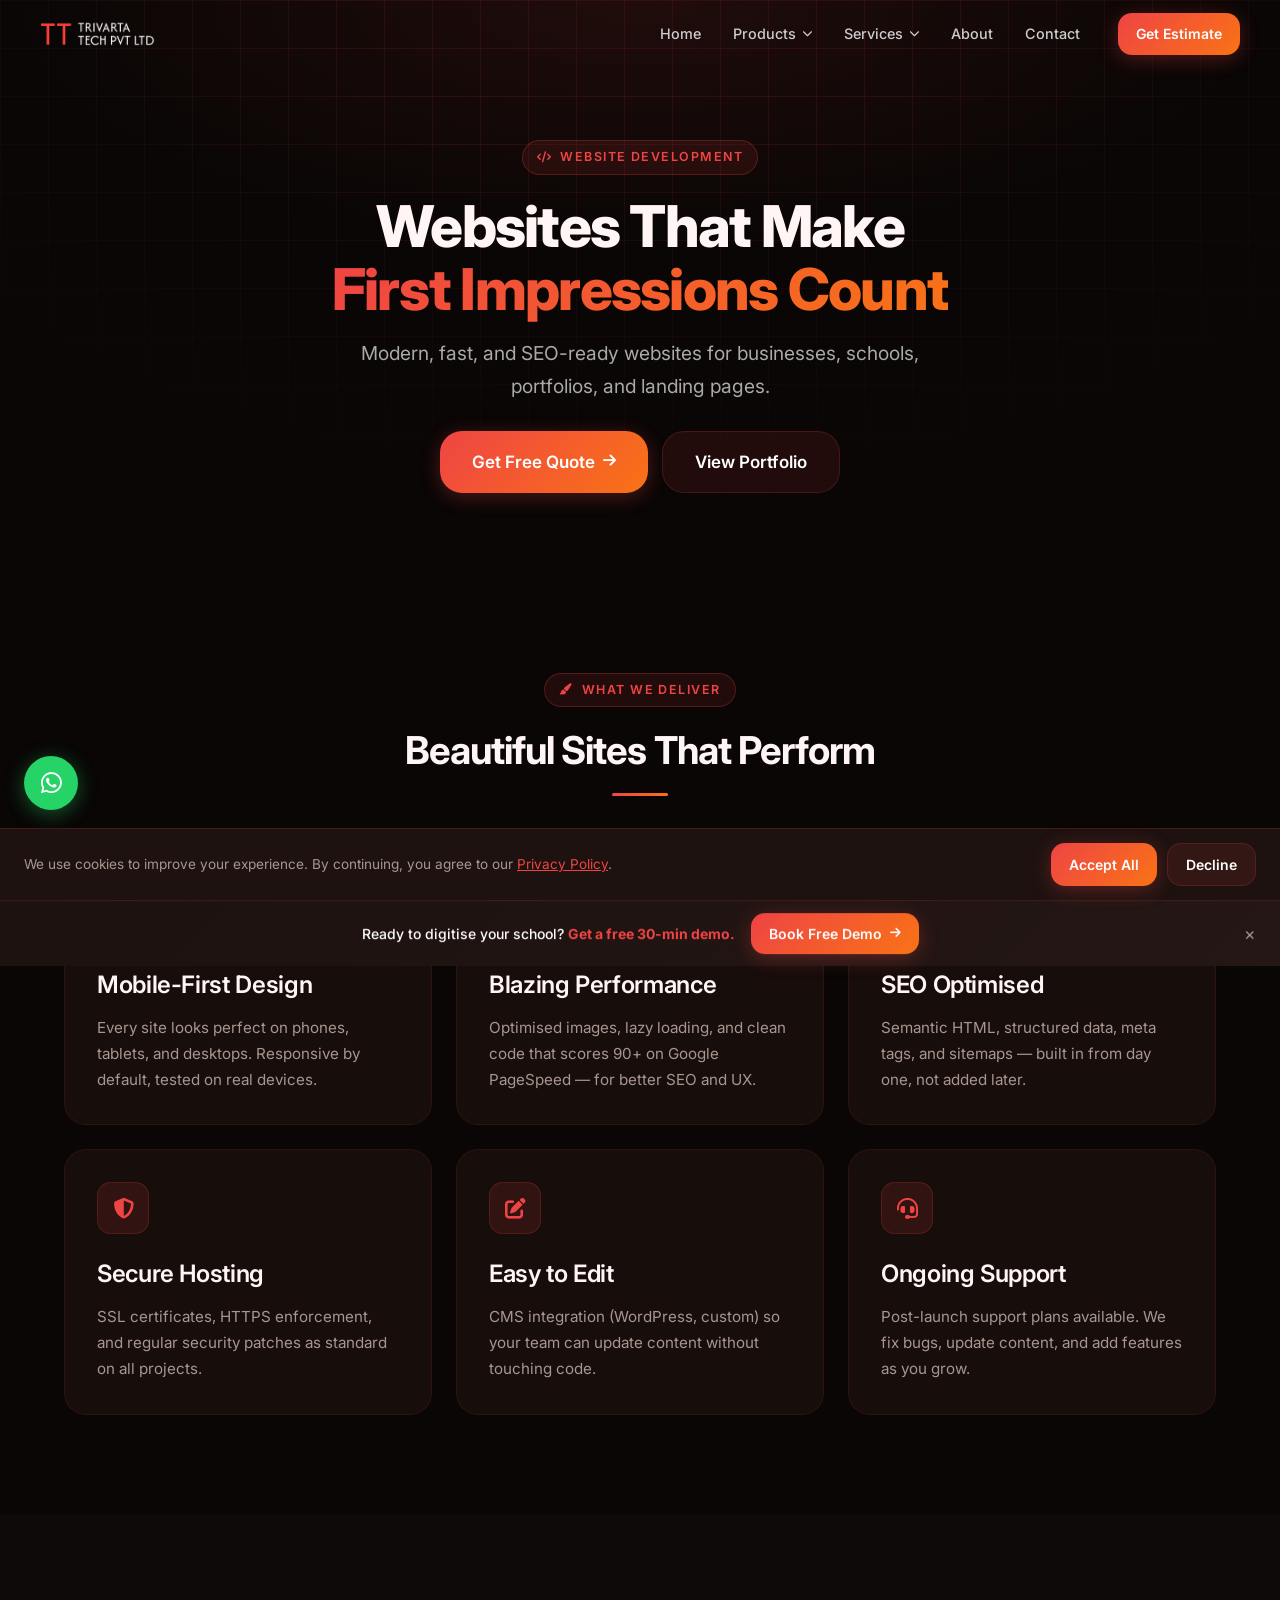
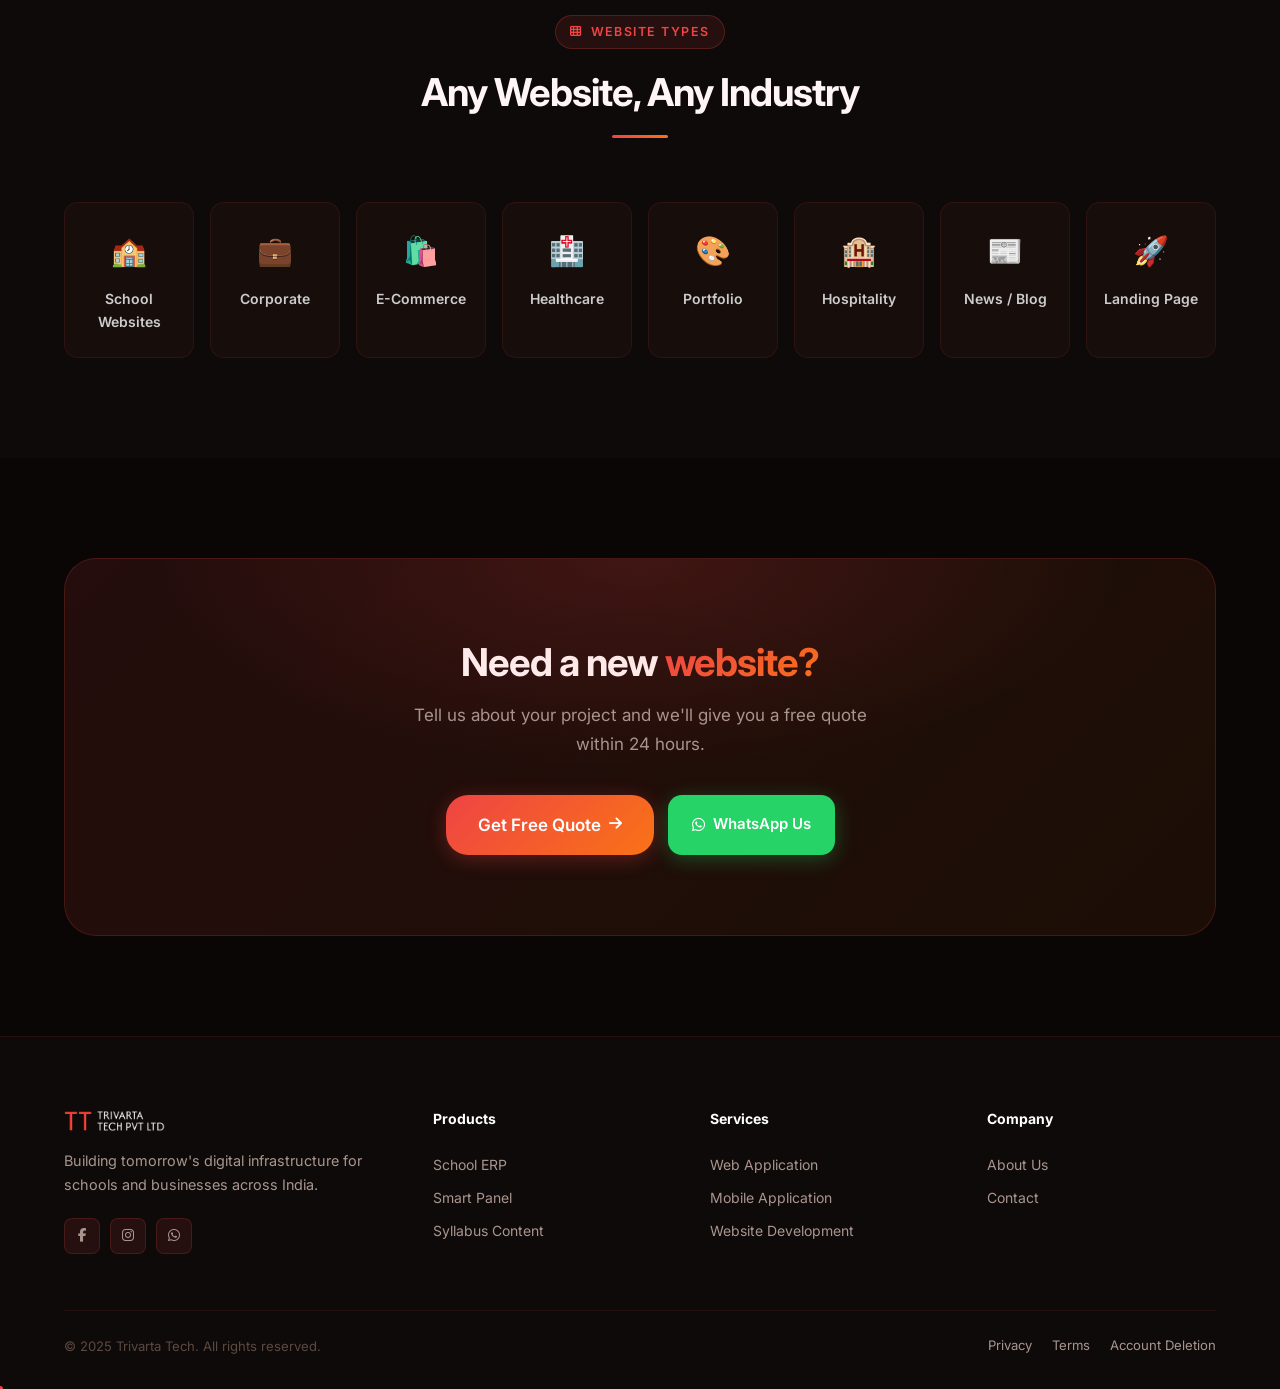
<file: website-development.html>
<!DOCTYPE html>
<html lang="en">
<head>
  <meta charset="UTF-8"/>
  <meta name="viewport" content="width=device-width,initial-scale=1.0"/>
  <title>Website Development — Trivarta Tech</title>
  <meta name="description" content="Professional website development by Trivarta Tech — responsive, fast, modern, and SEO optimised."/>
  <link rel="icon" href="assets/images/favicon.png"/>
  <link rel="preconnect" href="https://fonts.googleapis.com"/>
  <link href="https://fonts.googleapis.com/css2?family=Inter:wght@400;500;600;700;800;900&display=swap" rel="stylesheet"/>
  <link rel="stylesheet" href="https://cdnjs.cloudflare.com/ajax/libs/font-awesome/6.5.1/css/all.min.css"/>
  <link rel="stylesheet" href="assets/css/style.css"/>
  <script src="assets/js/main.js" defer></script>
  <meta property="og:type" content="website"/>
  <meta property="og:url" content="https://trivarta.in/website-development.html"/>
  <meta property="og:title" content="Website Development — Trivarta Tech"/>
  <meta property="og:description" content="Pixel-perfect, responsive websites with blazing performance, modern design, and SEO-optimised structure. Delivered by Trivarta Tech."/>
  <meta property="og:image" content="https://trivarta.in/assets/images/og-image.png"/>
  <meta name="twitter:card" content="summary_large_image"/>
  <meta name="twitter:title" content="Website Development — Trivarta Tech"/>
  <meta name="twitter:description" content="Pixel-perfect, responsive websites with blazing performance, modern design, and SEO-optimised structure. Delivered by Trivarta Tech."/>
</head>
<body>

<nav class="navbar">
  <div class="nav-inner">
    <a href="/" class="nav-logo"><img src="assets/images/logo.png" alt="Trivarta Tech"/></a>
    <div class="nav-links">
      <a href="/" class="nav-link">Home</a>
      <div class="nav-dropdown">
        <div class="nav-dropdown-toggle">Products <i class="fas fa-chevron-down"></i></div>
        <div class="nav-dropdown-menu">
          <a href="school-erp.html" class="nav-dropdown-item"><i class="fas fa-graduation-cap"></i>School ERP</a>
          <a href="smart-panel.html" class="nav-dropdown-item"><i class="fas fa-solar-panel"></i>Smart Panel</a>
          <a href="syllabus-content.html" class="nav-dropdown-item"><i class="fas fa-book-open"></i>Syllabus Content</a>
        </div>
      </div>
      <div class="nav-dropdown">
        <div class="nav-dropdown-toggle">Services <i class="fas fa-chevron-down"></i></div>
        <div class="nav-dropdown-menu">
          <a href="web-application.html" class="nav-dropdown-item"><i class="fas fa-globe"></i>Web Application</a>
          <a href="mobile-application.html" class="nav-dropdown-item"><i class="fas fa-mobile-alt"></i>Mobile Application</a>
          <a href="website-development.html" class="nav-dropdown-item"><i class="fas fa-code"></i>Website Development</a>
        </div>
      </div>
      <a href="about.html" class="nav-link">About</a>
      <a href="contact.html" class="nav-link">Contact</a>
    </div>
    <div class="nav-cta"><a href="contact.html" class="btn btn-primary btn-sm magnetic">Get Estimate</a></div>
    <button class="nav-hamburger" aria-label="Menu"><span></span><span></span><span></span></button>
  </div>
</nav>
<div class="mobile-menu">
  <a href="/" class="mobile-nav-link"><i class="fas fa-home"></i>Home</a>
  <div class="mobile-nav-section">Products</div>
  <a href="school-erp.html" class="mobile-nav-link"><i class="fas fa-graduation-cap"></i>School ERP</a>
  <a href="smart-panel.html" class="mobile-nav-link"><i class="fas fa-solar-panel"></i>Smart Panel</a>
  <a href="syllabus-content.html" class="mobile-nav-link"><i class="fas fa-book-open"></i>Syllabus Content</a>
  <div class="mobile-nav-section">Services</div>
  <a href="web-application.html" class="mobile-nav-link"><i class="fas fa-globe"></i>Web Application</a>
  <a href="mobile-application.html" class="mobile-nav-link"><i class="fas fa-mobile-alt"></i>Mobile Application</a>
  <a href="website-development.html" class="mobile-nav-link"><i class="fas fa-code"></i>Website Development</a>
  <div class="mobile-divider"></div>
  <a href="about.html" class="mobile-nav-link"><i class="fas fa-info-circle"></i>About</a>
  <a href="contact.html" class="mobile-nav-link"><i class="fas fa-envelope"></i>Contact</a>
  <div class="mobile-divider"></div>
  <a href="contact.html" class="btn btn-primary" style="margin-top:8px">Get Estimate <i class="fas fa-arrow-right"></i></a>
</div>

<section class="page-hero">
  <div class="page-hero-bg"></div>
  <div class="page-hero-grid"></div>
  <div class="container">
    <div class="section-tag reveal"><i class="fas fa-code"></i> Website Development</div>
    <h1 class="reveal">Websites That Make<br><span class="gradient-text">First Impressions Count</span></h1>
    <p class="lead reveal" style="margin-top:16px">Modern, fast, and SEO-ready websites for businesses, schools, portfolios, and landing pages.</p>
    <div style="display:flex;gap:14px;justify-content:center;flex-wrap:wrap;margin-top:28px" class="reveal">
      <a href="contact.html" class="btn btn-primary btn-lg magnetic">Get Free Quote <i class="fas fa-arrow-right"></i></a>
      <a href="contact.html" class="btn btn-ghost btn-lg">View Portfolio</a>
    </div>
  </div>
</section>

<section class="section">
  <div class="container">
    <div class="section-head reveal">
      <div class="section-tag"><i class="fas fa-paint-brush"></i> What We Deliver</div>
      <h2>Beautiful Sites That Perform</h2>
      <div class="divider"></div>
    </div>
    <div class="grid-3">
      <div class="card reveal reveal-d1"><div class="card-icon"><i class="fas fa-mobile-alt"></i></div><h3>Mobile-First Design</h3><p>Every site looks perfect on phones, tablets, and desktops. Responsive by default, tested on real devices.</p></div>
      <div class="card reveal reveal-d2"><div class="card-icon"><i class="fas fa-rocket"></i></div><h3>Blazing Performance</h3><p>Optimised images, lazy loading, and clean code that scores 90+ on Google PageSpeed — for better SEO and UX.</p></div>
      <div class="card reveal reveal-d3"><div class="card-icon"><i class="fas fa-search"></i></div><h3>SEO Optimised</h3><p>Semantic HTML, structured data, meta tags, and sitemaps — built in from day one, not added later.</p></div>
      <div class="card reveal reveal-d1"><div class="card-icon"><i class="fas fa-shield-alt"></i></div><h3>Secure Hosting</h3><p>SSL certificates, HTTPS enforcement, and regular security patches as standard on all projects.</p></div>
      <div class="card reveal reveal-d2"><div class="card-icon"><i class="fas fa-edit"></i></div><h3>Easy to Edit</h3><p>CMS integration (WordPress, custom) so your team can update content without touching code.</p></div>
      <div class="card reveal reveal-d3"><div class="card-icon"><i class="fas fa-headset"></i></div><h3>Ongoing Support</h3><p>Post-launch support plans available. We fix bugs, update content, and add features as you grow.</p></div>
    </div>
  </div>
</section>

<section class="section" style="background:var(--bg2)">
  <div class="container">
    <div class="section-head reveal">
      <div class="section-tag"><i class="fas fa-th"></i> Website Types</div>
      <h2>Any Website, Any Industry</h2>
      <div class="divider"></div>
    </div>
    <div class="roles-grid">
      <div class="role-card reveal"><span class="role-icon">🏫</span><h4>School Websites</h4></div>
      <div class="role-card reveal"><span class="role-icon">💼</span><h4>Corporate</h4></div>
      <div class="role-card reveal"><span class="role-icon">🛍️</span><h4>E-Commerce</h4></div>
      <div class="role-card reveal"><span class="role-icon">🏥</span><h4>Healthcare</h4></div>
      <div class="role-card reveal"><span class="role-icon">🎨</span><h4>Portfolio</h4></div>
      <div class="role-card reveal"><span class="role-icon">🏨</span><h4>Hospitality</h4></div>
      <div class="role-card reveal"><span class="role-icon">📰</span><h4>News / Blog</h4></div>
      <div class="role-card reveal"><span class="role-icon">🚀</span><h4>Landing Page</h4></div>
    </div>
  </div>
</section>

<section class="section">
  <div class="container">
    <div class="cta-block reveal">
      <h2>Need a new <span class="gradient-text">website?</span></h2>
      <p>Tell us about your project and we'll give you a free quote within 24 hours.</p>
      <div class="cta-actions">
        <a href="contact.html" class="btn btn-primary btn-lg magnetic">Get Free Quote <i class="fas fa-arrow-right"></i></a>
        <a href="https://wa.me/918660234312" class="btn-wa btn-lg" target="_blank" rel="noopener"><i class="fab fa-whatsapp"></i>WhatsApp Us</a>
      </div>
    </div>
  </div>
</section>

<footer class="footer">
  <div class="container">
    <div class="footer-grid">
      <div class="footer-brand">
        <div class="footer-logo"><img src="assets/images/logo.png" alt="Trivarta Tech"/></div>
        <p>Building tomorrow's digital infrastructure for schools and businesses across India.</p>
        <div class="footer-social">
          <a href="https://www.facebook.com/share/1b9g1ammKU/?mibextid=wwXIfr" aria-label="Facebook" target="_blank" rel="noopener"><i class="fab fa-facebook-f"></i></a>
          <a href="https://www.instagram.com/trivarta_tech.pvt_ltd?igsh=MXF6M2E4aDhtMnczaw%3D%3D&utm_source=qr" aria-label="Instagram" target="_blank" rel="noopener"><i class="fab fa-instagram"></i></a>
          <a href="https://wa.me/918660234312" aria-label="WhatsApp" target="_blank" rel="noopener"><i class="fab fa-whatsapp"></i></a>
        </div>
      </div>
      <div class="footer-col"><h4>Products</h4><a href="school-erp.html">School ERP</a><a href="smart-panel.html">Smart Panel</a><a href="syllabus-content.html">Syllabus Content</a></div>
      <div class="footer-col"><h4>Services</h4><a href="web-application.html">Web Application</a><a href="mobile-application.html">Mobile Application</a><a href="website-development.html">Website Development</a></div>
      <div class="footer-col"><h4>Company</h4><a href="about.html">About Us</a><a href="contact.html">Contact</a></div>
    </div>
    <div class="footer-bottom">
      <p>&copy; 2025 Trivarta Tech. All rights reserved.</p>
      <div style="display:flex;gap:20px"><a href="privacy-policy.html">Privacy</a><a href="terms-and-conditions.html">Terms</a><a href="account-deletion.html">Account Deletion</a></div>
    </div>
  </div>
</footer>

<!-- Floating WhatsApp -->
<a href="https://wa.me/918660234312" class="wa-float" target="_blank" rel="noopener" aria-label="Chat on WhatsApp"><i class="fab fa-whatsapp"></i></a>

<!-- Sticky CTA -->
<div class="sticky-cta">
  <p>Ready to digitise your school? <strong>Get a free 30-min demo.</strong></p>
  <a href="contact.html" class="btn btn-primary btn-sm">Book Free Demo <i class="fas fa-arrow-right"></i></a>
  <button class="sticky-cta-close" aria-label="Close">&times;</button>
</div>
</body>
</html>
</file>
<file: assets/css/style.css>
/* ============================================================
   TRIVARTA TECH — Design System
   ============================================================ */

/* ── Tokens ─────────────────────────────────────────────── */
:root {
  --red:       #EF4444;
  --orange:    #F97316;
  --green:     #10B981;
  --blue:      #3B82F6;
  --pink:      #EC4899;
  --bg:        #090605;
  --bg2:       #0e0a09;
  --s1:        #170d0b;
  --s2:        #1d1210;
  --s3:        #241715;
  --b1:        rgba(239,68,68,0.10);
  --b2:        rgba(239,68,68,0.18);
  --b3:        rgba(239,68,68,0.30);
  --text:      #fff5f5;
  --muted:     #a8968e;
  --muted2:    #5c4940;
  --grad:      linear-gradient(135deg,#EF4444,#F97316);
  --grad-r:    linear-gradient(135deg,#F97316,#EF4444);
  --wa:        #25D366;
  --r:         14px;
  --r-sm:      8px;
  --r-lg:      22px;
  --r-xl:      32px;
  --ease:      cubic-bezier(0.4,0,0.2,1);
  --ease-out:  cubic-bezier(0,0,0.2,1);
  --t:         0.3s;
  --shadow:    0 8px 40px rgba(0,0,0,0.6);
  --shadow-r:  0 8px 32px rgba(239,68,68,0.28);
  --max:       1200px;
}

/* ── Reset ───────────────────────────────────────────────── */
*,*::before,*::after{box-sizing:border-box;margin:0;padding:0}
html{scroll-behavior:smooth;font-size:16px}
body{
  background:var(--bg);
  color:var(--text);
  font-family:'Inter',system-ui,-apple-system,sans-serif;
  line-height:1.65;
  -webkit-font-smoothing:antialiased;
  overflow-x:hidden;
}
img{display:block;max-width:100%}
a{color:inherit;text-decoration:none}
button{cursor:pointer;border:none;background:none;font:inherit}
ul{list-style:none}
input,textarea,select{font:inherit;color:inherit}

/* ── Typography ──────────────────────────────────────────── */
h1{font-size:clamp(2.4rem,4.5vw,4.2rem);font-weight:800;letter-spacing:-0.03em;line-height:1.1}
h2{font-size:clamp(1.8rem,3vw,2.8rem);font-weight:700;letter-spacing:-0.025em;line-height:1.2}
h3{font-size:clamp(1.2rem,2vw,1.5rem);font-weight:600;letter-spacing:-0.015em}
h4{font-size:1.1rem;font-weight:600}
p{color:var(--muted);font-size:1.0625rem;line-height:1.7}
.lead{font-size:1.2rem;color:#aaa}
.gradient-text{
  background:var(--grad);
  -webkit-background-clip:text;
  -webkit-text-fill-color:transparent;
  background-clip:text;
}

/* ── Layout ──────────────────────────────────────────────── */
.container{width:100%;max-width:var(--max);margin:0 auto;padding:0 24px}
.section{padding:100px 0}
.section-sm{padding:60px 0}
.section-tag{
  display:inline-flex;align-items:center;gap:8px;
  font-size:0.78rem;font-weight:600;letter-spacing:0.12em;text-transform:uppercase;
  color:var(--red);background:rgba(239,68,68,0.1);
  border:1px solid rgba(239,68,68,0.25);
  padding:6px 14px;border-radius:100px;margin-bottom:20px;
}
.section-tag i{font-size:0.7rem}
.section-head{text-align:center;max-width:680px;margin:0 auto 64px}
.section-head p{margin-top:16px}
.divider{width:56px;height:3px;background:var(--grad);border-radius:2px;margin:20px auto 0}

/* ── Grid utilities ──────────────────────────────────────── */
.grid-2{display:grid;grid-template-columns:repeat(2,1fr);gap:24px}
.grid-3{display:grid;grid-template-columns:repeat(3,1fr);gap:24px}
.grid-4{display:grid;grid-template-columns:repeat(4,1fr);gap:20px}

/* ── Scroll Progress ─────────────────────────────────────── */
.scroll-progress{
  position:fixed;top:0;left:0;height:2px;width:0;
  background:var(--grad);z-index:9999;
  transition:width 0.1s linear;
}

/* ── Navbar ──────────────────────────────────────────────── */
.navbar{
  position:fixed;top:0;left:0;right:0;z-index:900;
  padding:0 24px;height:68px;
  display:flex;align-items:center;
  transition:background var(--t) var(--ease), box-shadow var(--t) var(--ease);
}
.navbar.scrolled{
  background:rgba(9,6,5,0.92);
  backdrop-filter:blur(20px);
  -webkit-backdrop-filter:blur(20px);
  box-shadow:0 1px 0 var(--b1);
}
.nav-inner{
  width:100%;max-width:var(--max);margin:0 auto;
  display:flex;align-items:center;gap:0;
}
.nav-logo{display:flex;align-items:center;gap:10px;flex-shrink:0}
.nav-logo img{height:32px;width:auto}
.nav-logo-text{font-size:1.1rem;font-weight:700;letter-spacing:-0.02em}
.nav-links{
  display:flex;align-items:center;gap:4px;
  margin-left:auto;margin-right:24px;
}
.nav-link{
  position:relative;padding:8px 14px;
  font-size:0.9rem;font-weight:500;color:#ccc;
  border-radius:var(--r-sm);
  transition:color var(--t) var(--ease), background var(--t) var(--ease);
}
.nav-link:hover,.nav-link.active{color:#fff;background:var(--b1)}
.nav-cta{
  display:flex;align-items:center;gap:10px;flex-shrink:0;
}

/* Dropdown */
.nav-dropdown{position:relative}
.nav-dropdown-toggle{
  display:flex;align-items:center;gap:6px;
  padding:8px 14px;font-size:0.9rem;font-weight:500;color:#ccc;
  border-radius:var(--r-sm);cursor:pointer;
  transition:color var(--t) var(--ease), background var(--t) var(--ease);
}
.nav-dropdown-toggle:hover{color:#fff;background:var(--b1)}
.nav-dropdown-toggle i{font-size:0.65rem;transition:transform var(--t) var(--ease)}
.nav-dropdown:hover .nav-dropdown-toggle i{transform:rotate(180deg)}
.nav-dropdown-menu{
  position:absolute;top:calc(100% + 8px);left:50%;transform:translateX(-50%);
  min-width:220px;padding:8px;
  background:rgba(20,12,10,0.97);
  backdrop-filter:blur(20px);-webkit-backdrop-filter:blur(20px);
  border:1px solid var(--b2);border-radius:var(--r);
  box-shadow:var(--shadow);
  opacity:0;visibility:hidden;transform:translateX(-50%) translateY(-6px);
  transition:opacity 0.22s var(--ease),visibility 0.22s,transform 0.22s var(--ease);
}
.nav-dropdown:hover .nav-dropdown-menu{
  opacity:1;visibility:visible;transform:translateX(-50%) translateY(0);
}
.nav-dropdown-item{
  display:flex;align-items:center;gap:12px;padding:10px 12px;
  border-radius:var(--r-sm);font-size:0.875rem;font-weight:500;color:#ccc;
  transition:color var(--t),background var(--t);
}
.nav-dropdown-item:hover{color:#fff;background:var(--b1)}
.nav-dropdown-item i{width:16px;text-align:center;color:var(--red);font-size:0.85rem}

/* Mobile menu button */
.nav-hamburger{
  display:none;flex-direction:column;justify-content:center;
  gap:5px;width:40px;height:40px;padding:8px;
  border-radius:var(--r-sm);transition:background var(--t);margin-left:auto;
}
.nav-hamburger:hover{background:var(--b1)}
.nav-hamburger span{
  display:block;width:22px;height:2px;
  background:#ccc;border-radius:2px;
  transition:transform 0.3s var(--ease), opacity 0.3s, width 0.3s;
}
.nav-hamburger.open span:nth-child(1){transform:translateY(7px) rotate(45deg)}
.nav-hamburger.open span:nth-child(2){opacity:0;width:0}
.nav-hamburger.open span:nth-child(3){transform:translateY(-7px) rotate(-45deg)}

/* Mobile menu */
.mobile-menu{
  display:none;position:fixed;top:68px;left:0;right:0;bottom:0;
  background:rgba(9,6,5,0.98);backdrop-filter:blur(20px);
  overflow-y:auto;z-index:899;
  padding:24px;
  flex-direction:column;gap:4px;
}
.mobile-menu.open{display:flex}
.mobile-nav-link{
  display:flex;align-items:center;gap:12px;
  padding:14px 16px;border-radius:var(--r);
  font-size:1rem;font-weight:500;color:#ccc;
  border:1px solid transparent;
  transition:all var(--t);
}
.mobile-nav-link:hover{color:#fff;background:var(--b1);border-color:var(--b2)}
.mobile-nav-link i{width:18px;text-align:center;color:var(--red)}
.mobile-nav-section{
  font-size:0.72rem;font-weight:700;letter-spacing:0.1em;text-transform:uppercase;
  color:var(--muted2);padding:16px 16px 6px;
}
.mobile-divider{height:1px;background:var(--b1);margin:12px 0}

/* ── Buttons ──────────────────────────────────────────────── */
.btn{
  display:inline-flex;align-items:center;gap:8px;
  padding:12px 24px;border-radius:var(--r);
  font-size:0.9375rem;font-weight:600;
  transition:all var(--t) var(--ease);
  position:relative;overflow:hidden;white-space:nowrap;
}
.btn-primary{
  background:var(--grad);color:#fff;
  box-shadow:0 4px 20px rgba(239,68,68,0.3);
}
.btn-primary:hover{
  transform:translateY(-2px);
  box-shadow:0 8px 32px rgba(239,68,68,0.45);
  filter:brightness(1.08);
}
.btn-ghost{
  background:var(--b1);color:#fff;
  border:1px solid var(--b2);
}
.btn-ghost:hover{background:var(--b2);border-color:var(--b3)}
.btn-outline{
  background:transparent;color:var(--red);
  border:1px solid rgba(239,68,68,0.4);
}
.btn-outline:hover{background:rgba(239,68,68,0.08);border-color:var(--red)}
.btn-sm{padding:9px 18px;font-size:0.875rem}
.btn-lg{padding:16px 32px;font-size:1.0625rem;border-radius:var(--r-lg)}
.btn i{font-size:0.875em}

/* WhatsApp */
.btn-wa{
  display:inline-flex;align-items:center;gap:8px;
  padding:12px 24px;border-radius:var(--r);
  background:#25D366;color:#fff;
  font-size:0.9375rem;font-weight:600;
  box-shadow:0 4px 20px rgba(37,211,102,0.3);
  transition:all var(--t) var(--ease);
}
.btn-wa:hover{transform:translateY(-2px);box-shadow:0 8px 32px rgba(37,211,102,0.45)}

/* ── Cards ───────────────────────────────────────────────── */
.card{
  background:var(--s1);border:1px solid var(--b1);
  border-radius:var(--r-lg);padding:32px;
  transition:border-color var(--t) var(--ease), transform var(--t) var(--ease), box-shadow var(--t) var(--ease);
  position:relative;overflow:hidden;
}
.card:hover{
  border-color:var(--b2);
  transform:translateY(-4px);
  box-shadow:var(--shadow);
}
.card-icon{
  width:52px;height:52px;border-radius:14px;
  background:rgba(239,68,68,0.12);
  display:flex;align-items:center;justify-content:center;
  font-size:1.3rem;color:var(--red);margin-bottom:20px;
  border:1px solid rgba(239,68,68,0.2);
}
.card h3{margin-bottom:10px}
.card p{font-size:0.95rem}
.card-link{
  display:inline-flex;align-items:center;gap:6px;
  font-size:0.875rem;font-weight:600;color:var(--red);
  margin-top:20px;transition:gap var(--t);
}
.card-link:hover{gap:10px}

/* Glass card */
.glass{
  background:rgba(255,255,255,0.04);
  backdrop-filter:blur(16px);-webkit-backdrop-filter:blur(16px);
  border:1px solid var(--b2);border-radius:var(--r-lg);
  padding:32px;
  transition:border-color var(--t),transform var(--t),box-shadow var(--t);
}
.glass:hover{
  border-color:var(--b3);
  transform:translateY(-3px);
  box-shadow:var(--shadow);
}

/* Featured card glow */
.card-featured{border-color:rgba(239,68,68,0.25)}
.card-featured::before{
  content:'';position:absolute;inset:0;
  background:radial-gradient(ellipse 80% 60% at 50% 0%,rgba(239,68,68,0.08),transparent);
  pointer-events:none;
}

/* ── Hero ─────────────────────────────────────────────────── */
.hero{
  position:relative;min-height:100vh;
  display:flex;align-items:center;
  padding:120px 0 80px;
  overflow:hidden;
}
.hero-bg{
  position:absolute;inset:0;
  background:radial-gradient(ellipse 80% 80% at 50% -10%,rgba(239,68,68,0.12),transparent 70%);
}
.hero-grid{
  position:absolute;inset:0;
  background-image:
    linear-gradient(var(--b1) 1px,transparent 1px),
    linear-gradient(90deg,var(--b1) 1px,transparent 1px);
  background-size:60px 60px;
  mask-image:radial-gradient(ellipse 80% 80% at 50% 0%,black 40%,transparent 100%);
}
.orb{
  position:absolute;border-radius:50%;
  filter:blur(80px);pointer-events:none;opacity:0.5;
}
.orb-1{
  width:600px;height:600px;
  background:radial-gradient(circle,rgba(239,68,68,0.25),transparent 70%);
  top:-200px;right:-150px;
  animation:orbFloat 12s ease-in-out infinite;
}
.orb-2{
  width:500px;height:500px;
  background:radial-gradient(circle,rgba(249,115,22,0.15),transparent 70%);
  bottom:-100px;left:-100px;
  animation:orbFloat 16s ease-in-out infinite reverse;
}
@keyframes orbFloat{
  0%,100%{transform:translate(0,0) scale(1)}
  33%{transform:translate(30px,-40px) scale(1.05)}
  66%{transform:translate(-20px,20px) scale(0.96)}
}
.hero-inner{
  position:relative;z-index:1;
  display:grid;grid-template-columns:1.1fr 0.9fr;
  gap:60px;align-items:center;
}
.hero-label{
  display:inline-flex;align-items:center;gap:8px;
  font-size:0.78rem;font-weight:600;letter-spacing:0.12em;text-transform:uppercase;
  color:var(--red);background:rgba(239,68,68,0.08);
  border:1px solid rgba(239,68,68,0.2);
  padding:7px 14px;border-radius:100px;margin-bottom:24px;
}
.hero-label span.dot{
  width:6px;height:6px;border-radius:50%;
  background:var(--red);display:inline-block;
  animation:pulseDot 2s ease-in-out infinite;
}
@keyframes pulseDot{0%,100%{opacity:1;transform:scale(1)}50%{opacity:0.4;transform:scale(0.7)}}
.hero-title{margin-bottom:20px}
.hero-sub{font-size:1.15rem;color:#999;max-width:540px;line-height:1.7;margin-bottom:36px}
.hero-actions{display:flex;gap:14px;flex-wrap:wrap}
.hero-visual{position:relative;display:flex;justify-content:center;align-items:center}

/* Floating stats in hero */
.hero-stats{
  display:grid;grid-template-columns:1fr 1fr;gap:16px;width:100%;
  max-width:400px;
}
.hero-stat{
  background:rgba(255,255,255,0.04);
  border:1px solid var(--b2);border-radius:var(--r);
  padding:20px;
  animation:floatCard 6s ease-in-out infinite;
}
.hero-stat:nth-child(2){animation-delay:-2s}
.hero-stat:nth-child(3){animation-delay:-4s}
.hero-stat:nth-child(4){animation-delay:-1s}
@keyframes floatCard{0%,100%{transform:translateY(0)}50%{transform:translateY(-8px)}}
.hero-stat-num{font-size:1.8rem;font-weight:800;letter-spacing:-0.03em;line-height:1}
.hero-stat-label{font-size:0.78rem;color:var(--muted);margin-top:4px}

/* ── Marquee ─────────────────────────────────────────────── */
.marquee-section{
  padding:28px 0;
  border-top:1px solid var(--b1);border-bottom:1px solid var(--b1);
  overflow:hidden;position:relative;
}
.marquee-fade{
  position:absolute;top:0;bottom:0;width:160px;z-index:1;
  pointer-events:none;
}
.marquee-fade-left{left:0;background:linear-gradient(to right,var(--bg),transparent)}
.marquee-fade-right{right:0;background:linear-gradient(to left,var(--bg),transparent)}
.marquee-track{
  display:flex;gap:40px;
  animation:marqueeScroll 22s linear infinite;
  width:max-content;
}
.marquee-track:hover{animation-play-state:paused}
.marquee-item{
  display:flex;align-items:center;gap:10px;
  font-size:0.85rem;font-weight:600;color:var(--muted);
  white-space:nowrap;
  transition:color var(--t);
}
.marquee-item:hover{color:#ccc}
.marquee-item i{color:var(--red);font-size:0.9rem}
@keyframes marqueeScroll{from{transform:translateX(0)}to{transform:translateX(-50%)}}

/* ── Stats ───────────────────────────────────────────────── */
.stats-grid{
  display:grid;grid-template-columns:repeat(4,1fr);
  gap:1px;background:var(--b1);
  border:1px solid var(--b1);border-radius:var(--r-lg);
  overflow:hidden;
}
.stat-item{
  background:var(--bg2);padding:40px 24px;text-align:center;
  transition:background var(--t);
}
.stat-item:hover{background:var(--s1)}
.stat-num{
  font-size:clamp(2rem,4vw,3rem);font-weight:800;
  letter-spacing:-0.04em;line-height:1;
  background:var(--grad);-webkit-background-clip:text;
  -webkit-text-fill-color:transparent;background-clip:text;
}
.stat-label{font-size:0.9rem;color:var(--muted);margin-top:8px}

/* ── Feature list ────────────────────────────────────────── */
.feature-list{display:flex;flex-direction:column;gap:16px}
.feature-item{
  display:flex;align-items:flex-start;gap:16px;
  padding:20px;border-radius:var(--r);
  border:1px solid var(--b1);
  background:var(--s1);
  transition:border-color var(--t),transform var(--t);
}
.feature-item:hover{border-color:var(--b2);transform:translateX(6px)}
.feature-icon{
  width:40px;height:40px;border-radius:10px;flex-shrink:0;
  background:rgba(239,68,68,0.1);border:1px solid rgba(239,68,68,0.2);
  display:flex;align-items:center;justify-content:center;
  color:var(--red);font-size:0.95rem;
}
.feature-item h4{margin-bottom:4px}
.feature-item p{font-size:0.88rem;margin:0}

/* ── Roles / icon grid ───────────────────────────────────── */
.roles-grid{
  display:grid;grid-template-columns:repeat(auto-fit,minmax(130px,1fr));
  gap:16px;
}
.role-card{
  background:var(--s1);border:1px solid var(--b1);
  border-radius:var(--r);padding:24px 16px;
  text-align:center;
  transition:all var(--t) var(--ease);
}
.role-card:hover{
  border-color:rgba(239,68,68,0.3);
  background:rgba(239,68,68,0.05);
  transform:translateY(-4px);
}
.role-icon{
  font-size:1.8rem;margin-bottom:12px;
  display:block;
}
.role-card h4{font-size:0.875rem;color:#ccc}

/* ── Module chips ─────────────────────────────────────────── */
.module-grid{
  display:flex;flex-wrap:wrap;gap:10px;
}
.module-chip{
  display:inline-flex;align-items:center;gap:8px;
  padding:9px 16px;border-radius:100px;
  background:var(--s1);border:1px solid var(--b2);
  font-size:0.85rem;font-weight:500;color:#ccc;
  transition:all var(--t);cursor:default;
}
.module-chip:hover{
  background:rgba(239,68,68,0.08);
  border-color:rgba(239,68,68,0.3);
  color:#fff;
}
.module-chip i{color:var(--red);font-size:0.8rem}

/* ── Tech stack ──────────────────────────────────────────── */
.tech-grid{
  display:grid;grid-template-columns:repeat(auto-fit,minmax(120px,1fr));
  gap:14px;
}
.tech-item{
  background:var(--s1);border:1px solid var(--b1);
  border-radius:var(--r);padding:20px 16px;text-align:center;
  transition:all var(--t);
}
.tech-item:hover{
  border-color:var(--b2);transform:translateY(-3px);
}
.tech-item i,.tech-item .tech-ico{
  font-size:1.8rem;margin-bottom:10px;display:block;
}
.tech-item h4{font-size:0.8rem;color:var(--muted);font-weight:500}

/* ── Timeline ────────────────────────────────────────────── */
.timeline{position:relative;padding-left:32px}
.timeline::before{
  content:'';position:absolute;left:8px;top:8px;bottom:8px;
  width:2px;background:linear-gradient(to bottom,var(--red),var(--orange),transparent);
}
.timeline-item{position:relative;margin-bottom:36px}
.timeline-item::before{
  content:'';position:absolute;left:-28px;top:6px;
  width:12px;height:12px;border-radius:50%;
  background:var(--red);box-shadow:0 0 0 4px rgba(239,68,68,0.2);
}
.timeline-item h3{margin-bottom:8px}
.timeline-item p{font-size:0.95rem}

/* ── CTA block ───────────────────────────────────────────── */
.cta-block{
  position:relative;border-radius:var(--r-xl);overflow:hidden;
  padding:80px 40px;text-align:center;
  background:linear-gradient(135deg,rgba(239,68,68,0.12),rgba(249,115,22,0.08));
  border:1px solid rgba(239,68,68,0.2);
}
.cta-block::before{
  content:'';position:absolute;inset:0;
  background:radial-gradient(ellipse 60% 80% at 50% 0%,rgba(239,68,68,0.15),transparent 70%);
}
.cta-block .container{position:relative;z-index:1}
.cta-block h2{max-width:600px;margin:0 auto 16px}
.cta-block p{max-width:500px;margin:0 auto 36px}
.cta-actions{display:flex;gap:14px;justify-content:center;flex-wrap:wrap}

/* ── Footer ──────────────────────────────────────────────── */
.footer{
  background:var(--bg2);
  border-top:1px solid var(--b1);
  padding:70px 0 32px;
}
.footer-grid{
  display:grid;grid-template-columns:1.4fr repeat(3,1fr);
  gap:48px;margin-bottom:56px;
}
.footer-brand p{font-size:0.9rem;margin:14px 0 20px}
.footer-logo{display:flex;align-items:center;gap:10px;margin-bottom:4px}
.footer-logo img{height:28px}
.footer-logo span{font-size:1rem;font-weight:700}
.footer-social{display:flex;gap:10px}
.footer-social a{
  width:36px;height:36px;border-radius:var(--r-sm);
  background:var(--b1);border:1px solid var(--b2);
  display:flex;align-items:center;justify-content:center;
  font-size:0.85rem;color:var(--muted);
  transition:all var(--t);
}
.footer-social a:hover{background:var(--b2);color:#fff}
.footer-col h4{font-size:0.875rem;font-weight:700;color:#fff;margin-bottom:18px}
.footer-col a{
  display:block;font-size:0.875rem;color:var(--muted);
  padding:5px 0;transition:color var(--t);
}
.footer-col a:hover{color:#fff}
.footer-bottom{
  border-top:1px solid var(--b1);padding-top:24px;
  display:flex;justify-content:space-between;align-items:center;
  flex-wrap:wrap;gap:12px;
}
.footer-bottom p{font-size:0.82rem;color:var(--muted2);margin:0}
.footer-bottom a{color:var(--muted);font-size:0.82rem}
.footer-bottom a:hover{color:#fff}

/* ── Back-to-top ─────────────────────────────────────────── */
.back-to-top{
  position:fixed;bottom:28px;right:28px;z-index:800;
  width:44px;height:44px;border-radius:12px;
  background:var(--s2);border:1px solid var(--b2);
  color:#fff;font-size:0.9rem;
  display:flex;align-items:center;justify-content:center;
  opacity:0;pointer-events:none;
  transform:translateY(12px);
  transition:all var(--t) var(--ease);
  box-shadow:var(--shadow);
}
.back-to-top.visible{opacity:1;pointer-events:auto;transform:translateY(0)}
.back-to-top:hover{background:var(--red);border-color:var(--red);transform:translateY(-2px)}

/* ── Reveal animations ───────────────────────────────────── */
.reveal{opacity:0;transform:translateY(32px);transition:opacity 0.65s var(--ease-out),transform 0.65s var(--ease-out)}
.reveal.in{opacity:1;transform:translateY(0)}
.reveal-l{opacity:0;transform:translateX(-32px);transition:opacity 0.65s var(--ease-out),transform 0.65s var(--ease-out)}
.reveal-l.in{opacity:1;transform:translateX(0)}
.reveal-r{opacity:0;transform:translateX(32px);transition:opacity 0.65s var(--ease-out),transform 0.65s var(--ease-out)}
.reveal-r.in{opacity:1;transform:translateX(0)}
.reveal-d1{transition-delay:0.1s}
.reveal-d2{transition-delay:0.2s}
.reveal-d3{transition-delay:0.3s}
.reveal-d4{transition-delay:0.4s}
.reveal-d5{transition-delay:0.5s}

/* ── Hero page header (inner pages) ──────────────────────── */
.page-hero{
  position:relative;
  padding:140px 0 80px;
  text-align:center;
  overflow:hidden;
}
.page-hero-bg{
  position:absolute;inset:0;
  background:radial-gradient(ellipse 70% 60% at 50% 0%,rgba(239,68,68,0.1),transparent 70%);
}
.page-hero-grid{
  position:absolute;inset:0;
  background-image:
    linear-gradient(var(--b1) 1px,transparent 1px),
    linear-gradient(90deg,var(--b1) 1px,transparent 1px);
  background-size:48px 48px;
  mask-image:radial-gradient(ellipse 80% 100% at 50% 0%,black 30%,transparent 90%);
}
.page-hero .container{position:relative;z-index:1}
.page-hero h1{max-width:800px;margin:0 auto 16px}
.page-hero p.lead{max-width:600px;margin:0 auto}

/* ── Two-col split (feature sections) ───────────────────── */
.split{
  display:grid;grid-template-columns:1fr 1fr;
  gap:80px;align-items:center;
}
.split.flip{direction:rtl}
.split.flip>*{direction:ltr}

/* ── Form ─────────────────────────────────────────────────── */
.form-group{margin-bottom:20px}
.form-group label{display:block;font-size:0.85rem;font-weight:600;color:#ccc;margin-bottom:8px}
.form-control{
  width:100%;padding:13px 16px;
  background:var(--s1);border:1px solid var(--b2);
  border-radius:var(--r);color:var(--text);
  font-size:0.95rem;
  transition:border-color var(--t),box-shadow var(--t);
}
.form-control:focus{
  outline:none;
  border-color:var(--red);
  box-shadow:0 0 0 3px rgba(239,68,68,0.12);
}
.form-control::placeholder{color:var(--muted2)}
textarea.form-control{resize:vertical;min-height:130px}

/* ── Accordion ───────────────────────────────────────────── */
.accordion-item{border-bottom:1px solid var(--b1)}
.accordion-trigger{
  width:100%;display:flex;justify-content:space-between;align-items:center;
  padding:22px 0;font-size:1rem;font-weight:600;color:#fff;text-align:left;
  transition:color var(--t);
}
.accordion-trigger:hover{color:var(--red)}
.accordion-trigger i{transition:transform 0.3s var(--ease);flex-shrink:0;color:var(--red)}
.accordion-trigger.open i{transform:rotate(180deg)}
.accordion-body{overflow:hidden;max-height:0;transition:max-height 0.35s var(--ease)}
.accordion-body p{padding-bottom:20px;font-size:0.95rem}

/* ── Pricing ─────────────────────────────────────────────── */
.pricing-card{
  background:var(--s1);border:1px solid var(--b1);
  border-radius:var(--r-lg);padding:36px;
  transition:all var(--t);
}
.pricing-card:hover{border-color:var(--b2);transform:translateY(-4px);box-shadow:var(--shadow)}
.pricing-card.featured{
  border-color:rgba(239,68,68,0.35);
  background:linear-gradient(145deg,rgba(239,68,68,0.06),transparent);
}
.pricing-badge{
  display:inline-block;padding:4px 12px;border-radius:100px;
  background:var(--grad);color:#fff;font-size:0.75rem;font-weight:700;
  margin-bottom:20px;
}
.pricing-price{font-size:2.4rem;font-weight:800;letter-spacing:-0.04em;line-height:1;margin:16px 0 8px}
.pricing-price sup{font-size:1rem;font-weight:600;vertical-align:top;margin-top:8px}
.pricing-period{font-size:0.85rem;color:var(--muted)}
.pricing-list{margin:24px 0;display:flex;flex-direction:column;gap:12px}
.pricing-list li{
  display:flex;align-items:center;gap:10px;
  font-size:0.9rem;color:#ccc;
}
.pricing-list li i{color:var(--green);font-size:0.85rem;flex-shrink:0}

/* ── Breadcrumb ──────────────────────────────────────────── */
.breadcrumb{
  display:flex;align-items:center;gap:8px;
  font-size:0.82rem;color:var(--muted);margin-bottom:20px;
}
.breadcrumb a:hover{color:#fff}
.breadcrumb i{font-size:0.6rem}

/* ── Tag pill ─────────────────────────────────────────────── */
.tag{
  display:inline-flex;align-items:center;gap:6px;
  padding:4px 12px;border-radius:100px;font-size:0.78rem;font-weight:600;
}
.tag-red{background:rgba(239,68,68,0.12);color:var(--red);border:1px solid rgba(239,68,68,0.2)}
.tag-green{background:rgba(52,199,89,0.12);color:var(--green);border:1px solid rgba(52,199,89,0.2)}
.tag-blue{background:rgba(0,122,255,0.12);color:var(--blue);border:1px solid rgba(0,122,255,0.2)}
.tag-orange{background:rgba(249,115,22,0.12);color:var(--orange);border:1px solid rgba(249,115,22,0.2)}

/* ── Alert / notice ──────────────────────────────────────── */
.notice{
  padding:16px 20px;border-radius:var(--r);
  background:rgba(239,68,68,0.08);border:1px solid rgba(239,68,68,0.2);
  font-size:0.9rem;color:#ccc;
  display:flex;gap:12px;align-items:flex-start;
}
.notice i{color:var(--red);margin-top:2px;flex-shrink:0}

/* ── Responsive ──────────────────────────────────────────── */
@media(max-width:1024px){
  .hero-inner{grid-template-columns:1fr;gap:48px}
  .hero-visual{justify-content:flex-start}
  .hero-stats{max-width:100%}
  .split{grid-template-columns:1fr;gap:48px}
  .split.flip{direction:ltr}
  .footer-grid{grid-template-columns:1fr 1fr;gap:36px}
  .stats-grid{grid-template-columns:repeat(2,1fr)}
  .grid-4{grid-template-columns:repeat(2,1fr)}
}
@media(max-width:768px){
  .section{padding:72px 0}
  h1{font-size:clamp(2rem,6vw,2.8rem)}
  .nav-links,.nav-cta{display:none}
  .nav-hamburger{display:flex}
  .grid-3{grid-template-columns:1fr 1fr}
  .grid-2{grid-template-columns:1fr}
  .footer-grid{grid-template-columns:1fr}
  .cta-block{padding:56px 24px}
}
@media(max-width:480px){
  .container{padding:0 16px}
  .section{padding:56px 0}
  .grid-3,.grid-4{grid-template-columns:1fr}
  .hero-stats{grid-template-columns:1fr 1fr}
  .stats-grid{grid-template-columns:1fr 1fr}
  .footer-bottom{flex-direction:column;text-align:center}
  .btn-lg{padding:14px 24px;font-size:1rem}
}

/* ============================================================
   MOTION GRAPHICS — Enhanced UI/UX
   ============================================================ */

/* ── Custom cursor ────────────────────────────────────────── */
@media (pointer: fine) {
  *{cursor:none!important}
}
.cursor-dot{
  position:fixed;width:6px;height:6px;
  background:var(--red);border-radius:50%;pointer-events:none;z-index:10000;
  transform:translate(-50%,-50%);
  transition:opacity 0.2s, transform 0.15s;
  will-change:left,top;
}
.cursor-ring{
  position:fixed;width:36px;height:36px;
  border:1.5px solid rgba(239,68,68,0.55);
  border-radius:50%;pointer-events:none;z-index:9999;
  transform:translate(-50%,-50%);
  transition:width 0.25s var(--ease),height 0.25s var(--ease),
             border-color 0.25s,opacity 0.2s;
  will-change:left,top;
}
.cursor-ring.hover{
  width:58px;height:58px;
  border-color:rgba(239,68,68,0.85);
  background:rgba(239,68,68,0.06);
}
.cursor-ring.clicking{
  width:28px;height:28px;
  background:rgba(239,68,68,0.15);
}

/* ── Rotating glow border on cards ───────────────────────── */
@property --glow-angle{syntax:'<angle>';initial-value:0deg;inherits:false}
@keyframes rotateBorder{to{--glow-angle:360deg}}

.glow-border{position:relative;z-index:0}
.glow-border::before{
  content:'';position:absolute;inset:-1px;
  border-radius:inherit;
  background:conic-gradient(
    from var(--glow-angle),
    transparent 0deg,
    var(--red) 60deg,
    var(--orange) 120deg,
    transparent 200deg
  );
  z-index:-1;opacity:0;
  animation:rotateBorder 3s linear infinite;
  transition:opacity 0.3s;
}
.glow-border:hover::before{opacity:1}
.glow-border::after{
  content:'';position:absolute;inset:1px;
  border-radius:calc(var(--r-lg) - 1px);
  background:var(--s1);z-index:-1;
}

/* ── Card shimmer sweep ───────────────────────────────────── */
@keyframes shimmerSweep{
  0%{transform:translateX(-100%) skewX(-12deg)}
  100%{transform:translateX(200%) skewX(-12deg)}
}
.shimmer-card{position:relative;overflow:hidden}
.shimmer-card::after{
  content:'';position:absolute;
  top:0;left:0;width:40%;height:100%;
  background:linear-gradient(90deg,
    transparent,
    rgba(255,255,255,0.04),
    transparent
  );
  transform:translateX(-100%) skewX(-12deg);
  pointer-events:none;
}
.shimmer-card:hover::after{
  animation:shimmerSweep 0.7s ease forwards;
}

/* ── Aurora hero background ──────────────────────────────── */
@keyframes auroraShift{
  0%,100%{background-position:0% 50%}
  50%{background-position:100% 50%}
}
.aurora-bg{
  position:absolute;inset:0;
  background:linear-gradient(
    -45deg,
    rgba(239,68,68,0.08),
    rgba(249,115,22,0.05),
    rgba(239,68,68,0.1),
    transparent,
    rgba(249,115,22,0.06)
  );
  background-size:400% 400%;
  animation:auroraShift 12s ease infinite;
}

/* ── Floating particle dots ──────────────────────────────── */
.particles-canvas{
  position:absolute;inset:0;
  z-index:0;pointer-events:none;
  opacity:0.45;
}

/* ── Number counter rings ─────────────────────────────────── */
.stat-ring-wrap{
  position:relative;display:inline-flex;
  align-items:center;justify-content:center;
}
.stat-ring{
  position:absolute;width:80px;height:80px;
  border-radius:50%;
  border:1px solid rgba(239,68,68,0.12);
  animation:ringPulse 2.5s ease-in-out infinite;
}
.stat-ring:nth-child(2){
  width:104px;height:104px;
  animation-delay:0.4s;
  border-color:rgba(239,68,68,0.06);
}
@keyframes ringPulse{
  0%,100%{transform:scale(1);opacity:0.6}
  50%{transform:scale(1.08);opacity:0.2}
}

/* ── Gradient animated text ──────────────────────────────── */
@keyframes gradientFlow{
  0%{background-position:0% 50%}
  50%{background-position:100% 50%}
  100%{background-position:0% 50%}
}
.gradient-text-animated{
  background:linear-gradient(90deg,#FF3B30,#FF9500,#FF3B30);
  background-size:200% auto;
  -webkit-background-clip:text;
  -webkit-text-fill-color:transparent;
  background-clip:text;
  animation:gradientFlow 4s linear infinite;
}

/* ── Clip-path reveal ─────────────────────────────────────── */
.clip-reveal{
  clip-path:inset(0 100% 0 0);
  transition:clip-path 0.9s cubic-bezier(0.77,0,0.175,1);
}
.clip-reveal.in{clip-path:inset(0 0% 0 0)}

/* ── Stagger char animation ───────────────────────────────── */
.char-wrap{overflow:hidden;display:inline-block}
.char{
  display:inline-block;
  transform:translateY(110%);
  transition:transform 0.6s cubic-bezier(0.16,1,0.3,1);
}
.char.in{transform:translateY(0)}

/* ── Magnetic button enhancement ─────────────────────────── */
.btn-primary,.btn-ghost,.btn-outline,.btn-wa{
  position:relative;overflow:hidden;
}

/* ── Floating label tag ───────────────────────────────────── */
@keyframes floatLabel{
  0%,100%{transform:translateY(0)}
  50%{transform:translateY(-5px)}
}
.section-tag{animation:floatLabel 3s ease-in-out infinite}

/* ── Noise grain overlay ──────────────────────────────────── */
.noise-overlay{
  position:absolute;inset:0;z-index:2;pointer-events:none;
  background-image:url("data:image/svg+xml,%3Csvg viewBox='0 0 200 200' xmlns='http://www.w3.org/2000/svg'%3E%3Cfilter id='n'%3E%3CfeTurbulence type='fractalNoise' baseFrequency='0.75' numOctaves='4' stitchTiles='stitch'/%3E%3C/filter%3E%3Crect width='100%25' height='100%25' filter='url(%23n)' opacity='0.04'/%3E%3C/svg%3E");
  background-repeat:repeat;background-size:100px 100px;
  opacity:0.35;
}

/* ── Animated divider line ────────────────────────────────── */
.divider{
  width:0!important;
  transition:width 1s cubic-bezier(0.16,1,0.3,1) 0.3s;
}
.divider.in{width:56px!important}

/* ── Hero stat card glow ──────────────────────────────────── */
.hero-stat{
  position:relative;overflow:hidden;
  transition:border-color 0.3s,transform 0.3s,box-shadow 0.3s;
}
.hero-stat:hover{
  border-color:rgba(239,68,68,0.35);
  transform:translateY(-6px) scale(1.02);
  box-shadow:0 16px 48px rgba(0,0,0,0.4),
             0 0 32px rgba(239,68,68,0.12);
}

/* ── Scroll-triggered line draw ──────────────────────────── */
.line-draw{
  height:2px;background:var(--grad);border-radius:2px;
  width:0;transition:width 1s cubic-bezier(0.16,1,0.3,1);
}
.line-draw.in{width:100%}

/* ── Feature item hover animation ───────────────────────── */
.feature-item{cursor:default}
.feature-item:hover .feature-icon{
  background:rgba(239,68,68,0.2);
  transform:scale(1.1) rotate(-5deg);
  transition:all 0.3s var(--ease);
}

/* ── Section entrance: scale + fade ─────────────────────── */
.reveal-scale{
  opacity:0;transform:scale(0.93) translateY(20px);
  transition:opacity 0.7s var(--ease-out),transform 0.7s var(--ease-out);
}
.reveal-scale.in{opacity:1;transform:scale(1) translateY(0)}

/* ── Glow orb pulse ──────────────────────────────────────── */
.orb{animation-timing-function:ease-in-out}
.orb-3{
  position:absolute;
  width:300px;height:300px;
  background:radial-gradient(circle,rgba(249,115,22,0.12),transparent 70%);
  bottom:20%;left:40%;
  filter:blur(60px);
  border-radius:50%;pointer-events:none;opacity:0.4;
  animation:orbFloat 18s ease-in-out infinite;
  animation-delay:-8s;
}

/* ── Marquee fast-on-hover off ───────────────────────────── */
.marquee-track{transition:animation-play-state 0.1s}

/* ── Role card glow on hover ─────────────────────────────── */
.role-card:hover{
  box-shadow:0 0 24px rgba(239,68,68,0.15);
}

/* ── Module chip glow ────────────────────────────────────── */
.module-chip:hover{
  box-shadow:0 0 16px rgba(239,68,68,0.15);
}

/* ── Scroll indicator in hero ────────────────────────────── */
.scroll-indicator{
  position:absolute;bottom:36px;left:50%;
  transform:translateX(-50%);
  display:flex;flex-direction:column;align-items:center;gap:8px;
  font-size:0.72rem;color:var(--muted);letter-spacing:0.1em;text-transform:uppercase;
  animation:floatLabel 2s ease-in-out infinite;
  z-index:2;
}
.scroll-indicator-line{
  width:1px;height:40px;
  background:linear-gradient(to bottom,var(--red),transparent);
  animation:lineGrow 2s ease-in-out infinite;
}
@keyframes lineGrow{
  0%{transform:scaleY(0);transform-origin:top}
  50%{transform:scaleY(1);transform-origin:top}
  51%{transform:scaleY(1);transform-origin:bottom}
  100%{transform:scaleY(0);transform-origin:bottom}
}

/* ── Navbar link hover underline animation ───────────────── */
.nav-link{position:relative}
.nav-link::after{
  content:'';position:absolute;bottom:4px;left:14px;right:14px;
  height:1px;background:var(--red);
  transform:scaleX(0);transform-origin:right;
  transition:transform 0.3s var(--ease);
}
.nav-link:hover::after,.nav-link.active::after{
  transform:scaleX(1);transform-origin:left;
}

/* ── Card entrance: flip up ──────────────────────────────── */
.flip-up{
  opacity:0;transform:perspective(600px) rotateX(18deg) translateY(24px);
  transition:opacity 0.7s var(--ease-out),transform 0.7s var(--ease-out);
}
.flip-up.in{opacity:1;transform:perspective(600px) rotateX(0) translateY(0)}

/* ── Glowing background on section tag ───────────────────── */
.section-tag::before{
  content:'';position:absolute;inset:-1px;border-radius:inherit;
  background:var(--grad);z-index:-1;opacity:0;
  filter:blur(8px);transition:opacity 0.3s;
}
.section-tag{position:relative;z-index:0}
.section-tag:hover::before{opacity:0.4}

/* ── Stats counter flash ─────────────────────────────────── */
@keyframes countFlash{
  0%,100%{opacity:1}
  50%{opacity:0.6;transform:scale(1.05)}
}
.stat-num.counted{animation:countFlash 0.4s ease}

/* ── Hero visual: animated ring ──────────────────────────── */
.hero-ring{
  position:absolute;border-radius:50%;
  border:1px solid rgba(239,68,68,0.1);
  pointer-events:none;
  animation:ringExpand 4s ease-in-out infinite;
}
.hero-ring:nth-child(1){width:200px;height:200px;top:-20px;right:-20px;animation-delay:0s}
.hero-ring:nth-child(2){width:320px;height:320px;top:-60px;right:-60px;animation-delay:0.7s}
.hero-ring:nth-child(3){width:440px;height:440px;top:-100px;right:-100px;animation-delay:1.4s}
@keyframes ringExpand{
  0%,100%{transform:scale(1);opacity:0.6}
  50%{transform:scale(1.04);opacity:0.25}
}

/* ── Reduce motion support ────────────────────────────────── */
@media(prefers-reduced-motion:reduce){
  *,*::before,*::after{animation-duration:0.01ms!important;transition-duration:0.01ms!important}
  .cursor-dot,.cursor-ring{display:none}
}


/* ── Floating WhatsApp ──────────────────────────────── */
.wa-float{
  position:fixed;bottom:90px;left:24px;
  width:54px;height:54px;border-radius:50%;
  background:#25D366;color:#fff;
  display:flex;align-items:center;justify-content:center;
  font-size:1.5rem;z-index:800;
  box-shadow:0 4px 20px rgba(37,211,102,0.4);
  transition:transform var(--t),box-shadow var(--t);
  animation:waPulse 2.5s ease-in-out infinite;
}
.wa-float:hover{transform:scale(1.1);box-shadow:0 8px 32px rgba(37,211,102,0.6)}
@keyframes waPulse{
  0%,100%{box-shadow:0 4px 20px rgba(37,211,102,0.4),0 0 0 0 rgba(37,211,102,0.4)}
  50%{box-shadow:0 4px 20px rgba(37,211,102,0.4),0 0 0 14px rgba(37,211,102,0)}
}

/* ── Sticky CTA bar ─────────────────────────────────── */
.sticky-cta{
  position:fixed;bottom:0;left:0;right:0;z-index:850;
  background:linear-gradient(135deg,var(--s2),var(--s3));
  border-top:1px solid var(--b2);
  padding:12px 24px;
  display:flex;align-items:center;justify-content:center;
  gap:16px;flex-wrap:wrap;
  transform:translateY(100%);
  transition:transform 0.4s var(--ease);
  backdrop-filter:blur(12px);-webkit-backdrop-filter:blur(12px);
}
.sticky-cta.show{transform:translateY(0)}
.sticky-cta p{margin:0;color:#fff;font-size:0.875rem;font-weight:500}
.sticky-cta p strong{color:var(--red)}
.sticky-cta-close{
  position:absolute;right:16px;top:50%;transform:translateY(-50%);
  color:var(--muted);font-size:1.1rem;width:28px;height:28px;
  display:flex;align-items:center;justify-content:center;
  border-radius:50%;transition:background var(--t),color var(--t);cursor:pointer;
}
.sticky-cta-close:hover{background:var(--b1);color:#fff}

/* ── Testimonials ───────────────────────────────────── */
.testimonials-grid{display:grid;grid-template-columns:repeat(3,1fr);gap:24px}
.testimonial-card{
  background:var(--s1);border:1px solid var(--b1);border-radius:var(--r-lg);padding:28px;
  position:relative;transition:border-color var(--t),transform var(--t),box-shadow var(--t);
}
.testimonial-card:hover{border-color:var(--b2);transform:translateY(-4px);box-shadow:var(--shadow)}
.testimonial-quote{
  font-size:2.2rem;line-height:1;margin-bottom:12px;
  background:var(--grad);-webkit-background-clip:text;
  -webkit-text-fill-color:transparent;background-clip:text;opacity:0.8;
}
.testimonial-text{font-size:0.9rem;color:#ccc;line-height:1.7;margin-bottom:20px;font-style:italic}
.testimonial-author{display:flex;align-items:center;gap:12px}
.testimonial-avatar{
  width:44px;height:44px;border-radius:50%;background:var(--grad);flex-shrink:0;
  display:flex;align-items:center;justify-content:center;
  font-size:1rem;font-weight:700;color:#fff;
}
.testimonial-name{font-size:0.875rem;font-weight:700;color:#fff}
.testimonial-role{font-size:0.76rem;color:var(--muted);margin-top:2px}

/* ── Comparison table ───────────────────────────────── */
.comparison-table{border-radius:var(--r-lg);overflow:hidden;border:1px solid var(--b1)}
.comp-header{
  display:grid;grid-template-columns:2fr 1fr 1fr;
  background:var(--s2);padding:16px 24px;border-bottom:1px solid var(--b1);
}
.comp-header-cell{font-size:0.82rem;font-weight:700;text-align:center;color:var(--muted)}
.comp-header-cell:first-child{text-align:left}
.comp-header-cell.ours{color:var(--red)}
.comp-row{
  display:grid;grid-template-columns:2fr 1fr 1fr;
  padding:15px 24px;border-bottom:1px solid var(--b1);
  background:var(--s1);transition:background var(--t);
}
.comp-row:last-child{border-bottom:none}
.comp-row:hover{background:var(--s2)}
.comp-feature{font-size:0.88rem;color:#ccc;display:flex;align-items:center;gap:10px}
.comp-feature i{color:var(--red);width:14px;font-size:0.75rem}
.comp-cell{display:flex;align-items:center;justify-content:center}
.comp-yes{color:var(--green);font-size:1.1rem}
.comp-no{color:var(--muted2);font-size:1.1rem}
.comp-partial{font-size:0.75rem;font-weight:600;color:var(--orange);text-align:center}

/* ── Schools trust strip ────────────────────────────── */
.schools-strip{
  padding:36px 0;overflow:hidden;position:relative;
  border-top:1px solid var(--b1);border-bottom:1px solid var(--b1);
}
.schools-fade{
  position:absolute;top:0;bottom:0;width:120px;z-index:1;pointer-events:none;
}
.schools-fade-l{left:0;background:linear-gradient(to right,var(--bg),transparent)}
.schools-fade-r{right:0;background:linear-gradient(to left,var(--bg),transparent)}
.schools-track{display:flex;gap:16px;animation:marqueeScroll 32s linear infinite;width:max-content}
.school-badge{
  display:inline-flex;align-items:center;gap:10px;padding:10px 20px;
  border-radius:100px;background:var(--s1);border:1px solid var(--b1);
  font-size:0.82rem;font-weight:600;color:var(--muted);white-space:nowrap;
  transition:color var(--t),border-color var(--t);
}
.school-badge:hover{color:#fff;border-color:var(--b2)}
.school-badge-icon{
  width:26px;height:26px;border-radius:50%;background:var(--grad);
  display:flex;align-items:center;justify-content:center;
  font-size:0.65rem;font-weight:800;color:#fff;flex-shrink:0;
}

/* ── FAQ wrap ───────────────────────────────────────── */
.faq-wrap{max-width:720px;margin:0 auto}

@media(max-width:768px){
  .testimonials-grid{grid-template-columns:1fr}
  .wa-float{bottom:80px;left:16px;width:48px;height:48px;font-size:1.3rem}
  .sticky-cta p{font-size:0.8rem}
}

/* ── Page transition ────────────────────────────────── */
.page-transition-out{
  animation:pageOut 0.28s ease-in forwards;
}
@keyframes pageOut{
  to{opacity:0;transform:translateY(-10px)}
}

/* ── Cookie consent ─────────────────────────────────── */
.cookie-bar{
  position:fixed;bottom:0;left:0;right:0;z-index:900;
  background:var(--s2);border-top:1px solid var(--b2);
  padding:14px 24px;
  display:flex;align-items:center;justify-content:space-between;
  gap:16px;flex-wrap:wrap;
  transform:translateY(100%);
  transition:transform 0.4s var(--ease);
  backdrop-filter:blur(12px);-webkit-backdrop-filter:blur(12px);
}
.cookie-bar.show{transform:translateY(0)}
.cookie-bar p{margin:0;font-size:0.85rem;color:var(--muted)}
.cookie-bar p a{color:var(--red);text-decoration:underline}
.cookie-bar-btns{display:flex;gap:10px;flex-shrink:0}

/* ── Pricing ────────────────────────────────────────── */
.pricing-grid{display:grid;grid-template-columns:repeat(3,1fr);gap:24px}
.pricing-card-new{
  background:var(--s1);border:1px solid var(--b1);
  border-radius:var(--r-lg);padding:36px;
  display:flex;flex-direction:column;
  transition:border-color var(--t),transform var(--t),box-shadow var(--t);
}
.pricing-card-new:hover{border-color:var(--b2);transform:translateY(-4px);box-shadow:var(--shadow)}
.pricing-card-new.featured-plan{
  border-color:rgba(239,68,68,0.35);
  background:linear-gradient(145deg,rgba(239,68,68,0.06),var(--s1));
  position:relative;
}
.plan-badge{
  position:absolute;top:-1px;left:50%;transform:translateX(-50%);
  background:var(--grad);color:#fff;
  font-size:0.72rem;font-weight:700;letter-spacing:0.08em;
  padding:4px 16px;border-radius:0 0 10px 10px;
  text-transform:uppercase;white-space:nowrap;
}
.plan-name{font-size:1rem;font-weight:700;color:#fff;margin-bottom:8px}
.plan-desc{font-size:0.85rem;color:var(--muted);margin-bottom:24px}
.plan-price{font-size:2rem;font-weight:800;color:#fff;letter-spacing:-0.03em;line-height:1;margin-bottom:6px}
.plan-price span{font-size:0.85rem;font-weight:500;color:var(--muted)}
.plan-divider{height:1px;background:var(--b1);margin:20px 0}
.plan-features{display:flex;flex-direction:column;gap:11px;margin-bottom:28px;flex:1}
.plan-feat{display:flex;align-items:center;gap:10px;font-size:0.875rem;color:#ccc}
.plan-feat i{color:var(--green);font-size:0.8rem;flex-shrink:0;width:14px}
.plan-feat.muted{color:var(--muted2)}
.plan-feat.muted i{color:var(--muted2)}

@media(max-width:768px){
  .pricing-grid{grid-template-columns:1fr}
  .cookie-bar{flex-direction:column;align-items:flex-start}
}
</file>
